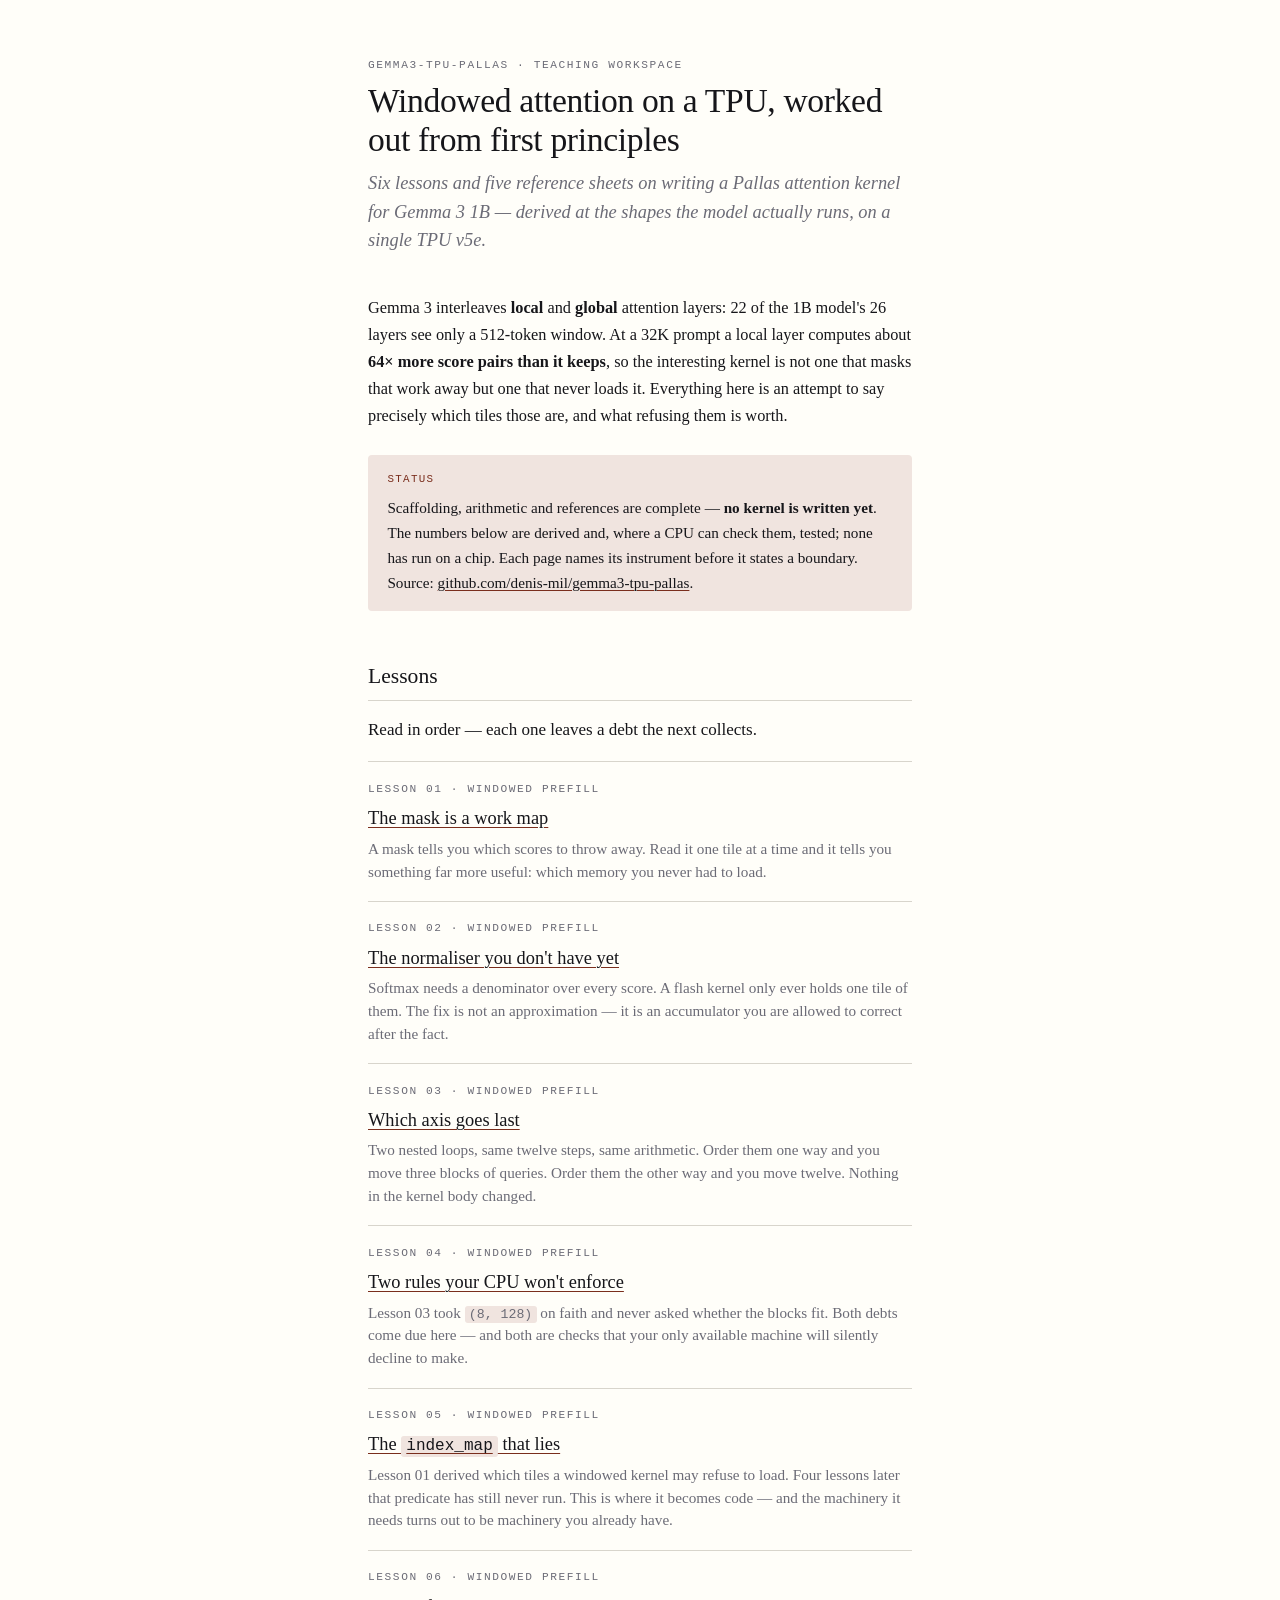
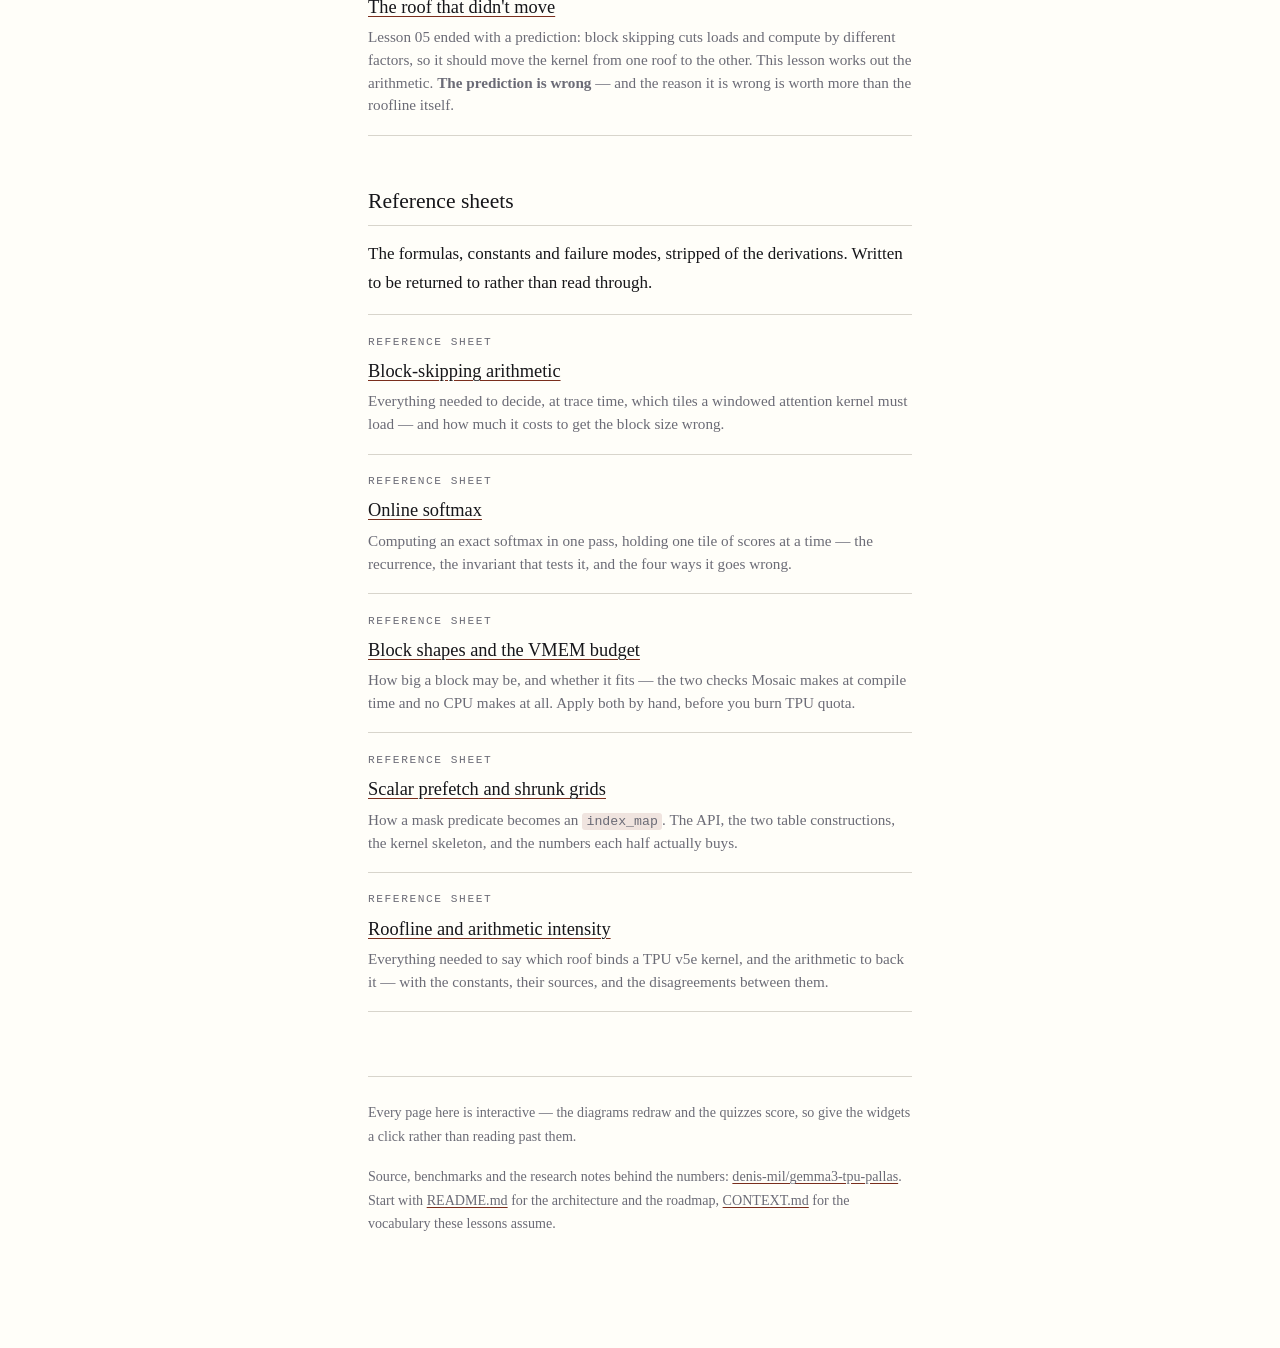
<file: index.html>
<!doctype html>
<html lang="en">
<head>
<meta charset="utf-8">
<meta name="viewport" content="width=device-width, initial-scale=1">
<title>gemma3-tpu-pallas · Lessons and reference sheets</title>
<link rel="stylesheet" href="assets/lesson.css">
<style>
  /* index-only: the contents list. Everything else comes from lesson.css. */

  .toc { list-style: none; padding: 0; margin: 0; counter-reset: none; }

  .toc li {
    padding: 1.1rem 0;
    border-bottom: 1px solid var(--rule);
  }
  .toc li:first-child { border-top: 1px solid var(--rule); }

  .toc a.title {
    font-size: 1.15rem;
    text-decoration-thickness: 1px;
    display: inline-block;
    margin-bottom: 0.25rem;
  }

  .toc .num {
    font-family: var(--mono);
    font-size: 0.7rem;
    letter-spacing: 0.14em;
    text-transform: uppercase;
    color: var(--ink-muted);
    display: block;
    margin-bottom: 0.3rem;
  }

  .toc .blurb {
    margin: 0;
    font-size: 0.95rem;
    line-height: 1.5;
    color: var(--ink-muted);
  }

  .lede { font-size: 1.02rem; }
</style>
</head>
<body>

<article class="lesson">

  <p class="eyebrow">gemma3-tpu-pallas · Teaching workspace</p>
  <h1>Windowed attention on a TPU, worked out from first principles</h1>
  <p class="standfirst">
    Six lessons and five reference sheets on writing a Pallas attention kernel for
    Gemma 3 1B — derived at the shapes the model actually runs, on a single TPU v5e.
  </p>

  <p class="lede">
    Gemma 3 interleaves <b>local</b> and <b>global</b> attention layers: 22 of the 1B model's
    26 layers see only a 512-token window. At a 32K prompt a local layer computes about
    <b>64× more score pairs than it keeps</b>, so the interesting kernel is not one that
    masks that work away but one that never loads it. Everything here is an attempt to
    say precisely which tiles those are, and what refusing them is worth.
  </p>

  <div class="note">
    <span class="note-label">Status</span>
    <p>Scaffolding, arithmetic and references are complete — <b>no kernel is written yet</b>.
    The numbers below are derived and, where a CPU can check them, tested; none has run on a
    chip. Each page names its instrument before it states a boundary.
    Source: <a href="https://github.com/denis-mil/gemma3-tpu-pallas">github.com/denis-mil/gemma3-tpu-pallas</a>.</p>
  </div>

  <h2>Lessons</h2>

  <p>Read in order — each one leaves a debt the next collects.</p>

  <ol class="toc">
    <li>
      <span class="num">Lesson 01 · Windowed prefill</span>
      <a class="title" href="lessons/0001-the-mask-is-a-work-map.html">The mask is a work map</a>
      <p class="blurb">
        A mask tells you which scores to throw away. Read it one tile at a time and it
        tells you something far more useful: which memory you never had to load.
      </p>
    </li>
    <li>
      <span class="num">Lesson 02 · Windowed prefill</span>
      <a class="title" href="lessons/0002-the-normaliser-you-dont-have-yet.html">The normaliser you don't have yet</a>
      <p class="blurb">
        Softmax needs a denominator over every score. A flash kernel only ever holds one
        tile of them. The fix is not an approximation — it is an accumulator you are
        allowed to correct after the fact.
      </p>
    </li>
    <li>
      <span class="num">Lesson 03 · Windowed prefill</span>
      <a class="title" href="lessons/0003-which-axis-goes-last.html">Which axis goes last</a>
      <p class="blurb">
        Two nested loops, same twelve steps, same arithmetic. Order them one way and you
        move three blocks of queries. Order them the other way and you move twelve.
        Nothing in the kernel body changed.
      </p>
    </li>
    <li>
      <span class="num">Lesson 04 · Windowed prefill</span>
      <a class="title" href="lessons/0004-two-rules-your-cpu-wont-enforce.html">Two rules your CPU won't enforce</a>
      <p class="blurb">
        Lesson 03 took <code>(8, 128)</code> on faith and never asked whether the blocks
        fit. Both debts come due here — and both are checks that your only available
        machine will silently decline to make.
      </p>
    </li>
    <li>
      <span class="num">Lesson 05 · Windowed prefill</span>
      <a class="title" href="lessons/0005-the-index-map-that-lies.html">The <code>index_map</code> that lies</a>
      <p class="blurb">
        Lesson 01 derived which tiles a windowed kernel may refuse to load. Four lessons
        later that predicate has still never run. This is where it becomes code — and the
        machinery it needs turns out to be machinery you already have.
      </p>
    </li>
    <li>
      <span class="num">Lesson 06 · Windowed prefill</span>
      <a class="title" href="lessons/0006-the-roof-that-didnt-move.html">The roof that didn't move</a>
      <p class="blurb">
        Lesson 05 ended with a prediction: block skipping cuts loads and compute by
        different factors, so it should move the kernel from one roof to the other. This
        lesson works out the arithmetic. <b>The prediction is wrong</b> — and the reason it
        is wrong is worth more than the roofline itself.
      </p>
    </li>
  </ol>

  <h2>Reference sheets</h2>

  <p>
    The formulas, constants and failure modes, stripped of the derivations. Written to be
    returned to rather than read through.
  </p>

  <ul class="toc">
    <li>
      <span class="num">Reference sheet</span>
      <a class="title" href="reference/block-skipping-arithmetic.html">Block-skipping arithmetic</a>
      <p class="blurb">
        Everything needed to decide, at trace time, which tiles a windowed attention kernel
        must load — and how much it costs to get the block size wrong.
      </p>
    </li>
    <li>
      <span class="num">Reference sheet</span>
      <a class="title" href="reference/online-softmax.html">Online softmax</a>
      <p class="blurb">
        Computing an exact softmax in one pass, holding one tile of scores at a time — the
        recurrence, the invariant that tests it, and the four ways it goes wrong.
      </p>
    </li>
    <li>
      <span class="num">Reference sheet</span>
      <a class="title" href="reference/block-shapes-and-vmem.html">Block shapes and the VMEM budget</a>
      <p class="blurb">
        How big a block may be, and whether it fits — the two checks Mosaic makes at compile
        time and no CPU makes at all. Apply both by hand, before you burn TPU quota.
      </p>
    </li>
    <li>
      <span class="num">Reference sheet</span>
      <a class="title" href="reference/scalar-prefetch-and-shrunk-grids.html">Scalar prefetch and shrunk grids</a>
      <p class="blurb">
        How a mask predicate becomes an <code>index_map</code>. The API, the two table
        constructions, the kernel skeleton, and the numbers each half actually buys.
      </p>
    </li>
    <li>
      <span class="num">Reference sheet</span>
      <a class="title" href="reference/roofline-and-arithmetic-intensity.html">Roofline and arithmetic intensity</a>
      <p class="blurb">
        Everything needed to say which roof binds a TPU v5e kernel, and the arithmetic to
        back it — with the constants, their sources, and the disagreements between them.
      </p>
    </li>
  </ul>

</article>

<footer class="footer">
  <p>
    Every page here is interactive — the diagrams redraw and the quizzes score, so give the
    widgets a click rather than reading past them.
  </p>
  <p>
    Source, benchmarks and the research notes behind the numbers:
    <a href="https://github.com/denis-mil/gemma3-tpu-pallas">denis-mil/gemma3-tpu-pallas</a>.
    Start with <a href="https://github.com/denis-mil/gemma3-tpu-pallas/blob/main/README.md">README.md</a>
    for the architecture and the roadmap,
    <a href="https://github.com/denis-mil/gemma3-tpu-pallas/blob/main/CONTEXT.md">CONTEXT.md</a>
    for the vocabulary these lessons assume.
  </p>
</footer>

</body>
</html>
</file>
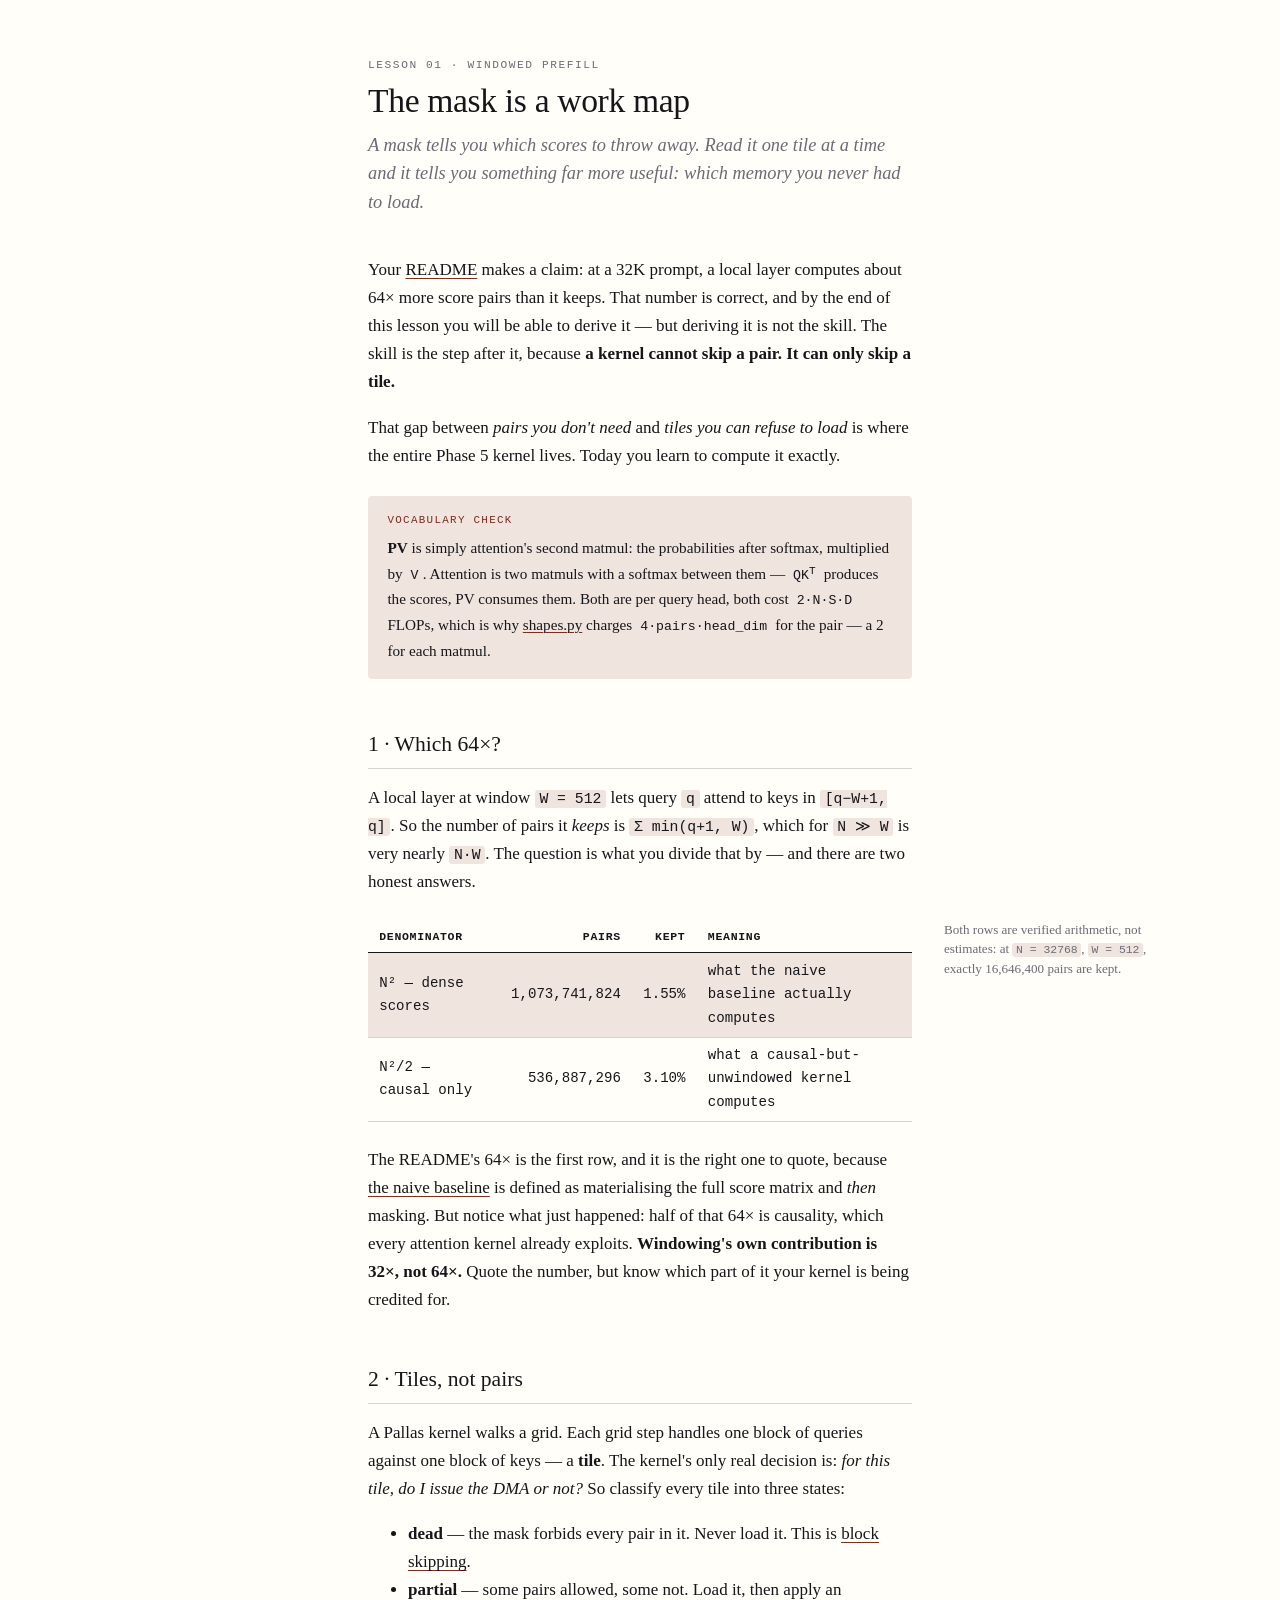
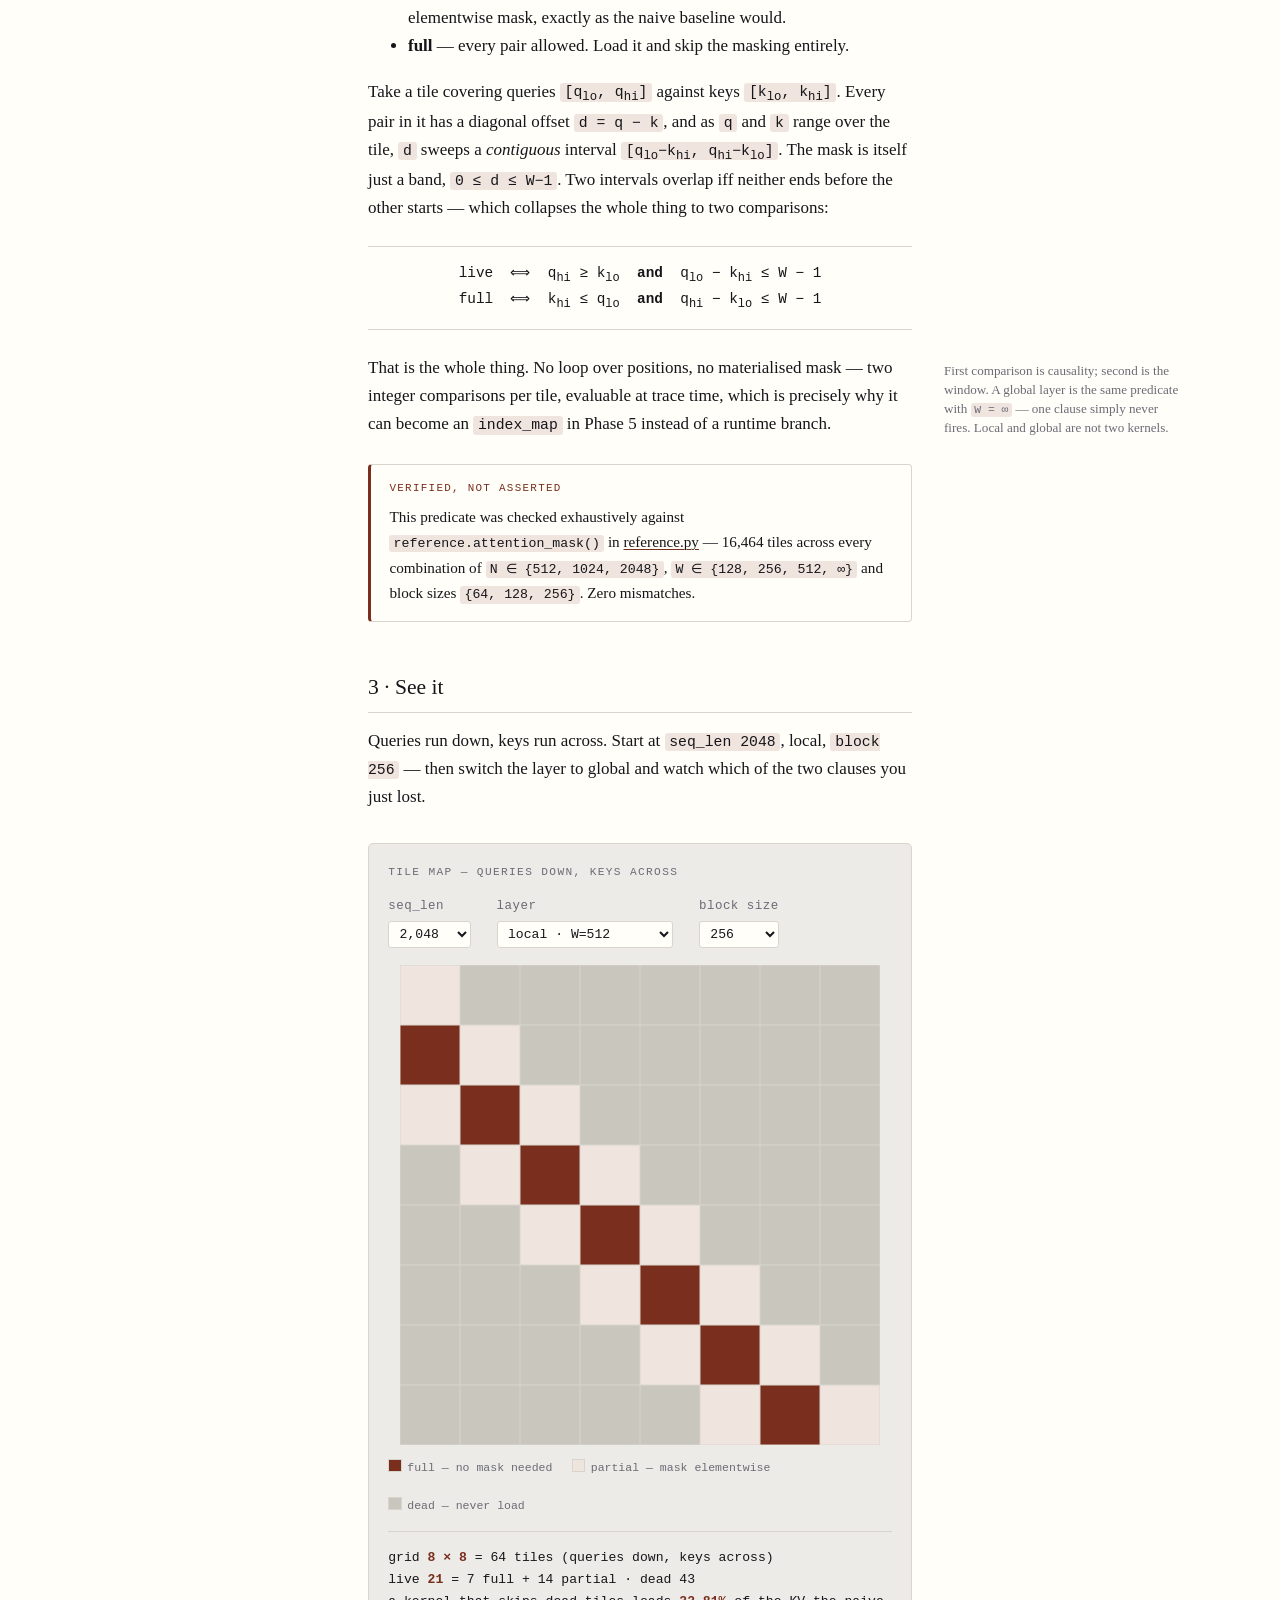
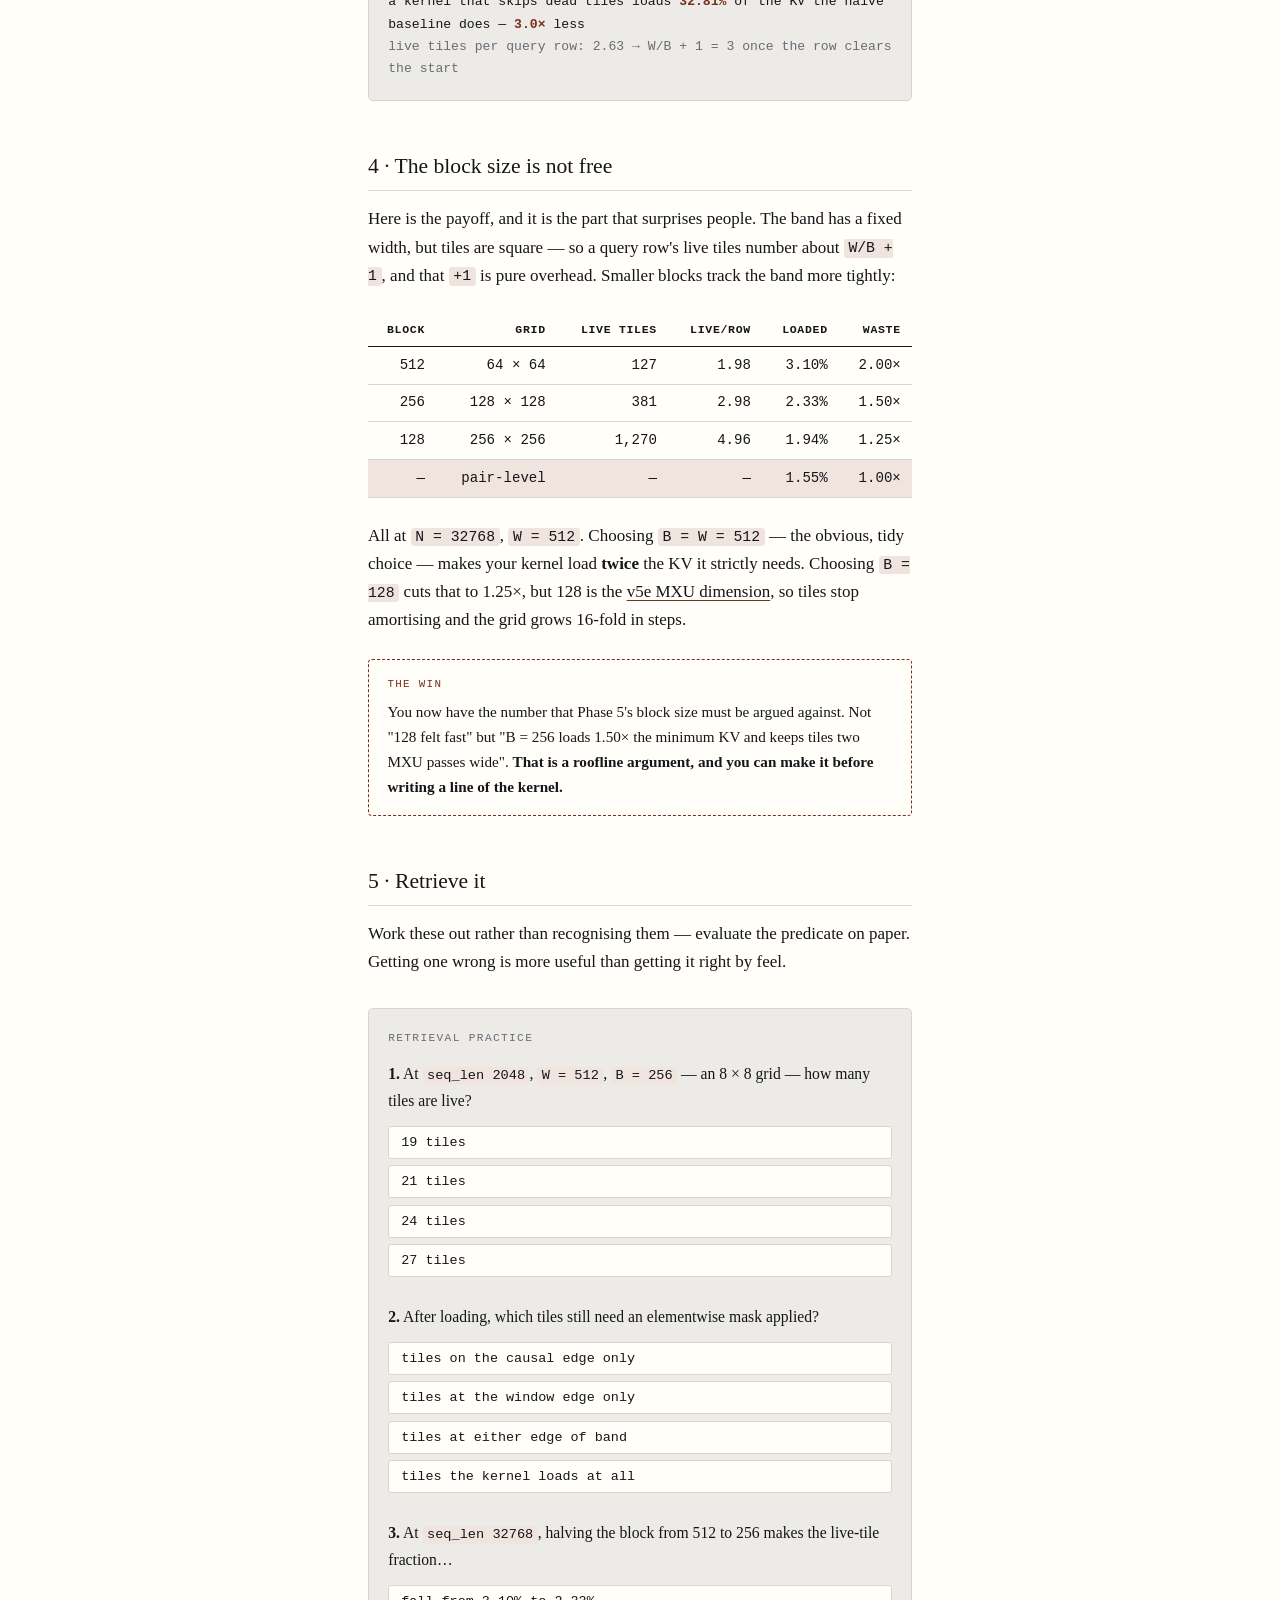
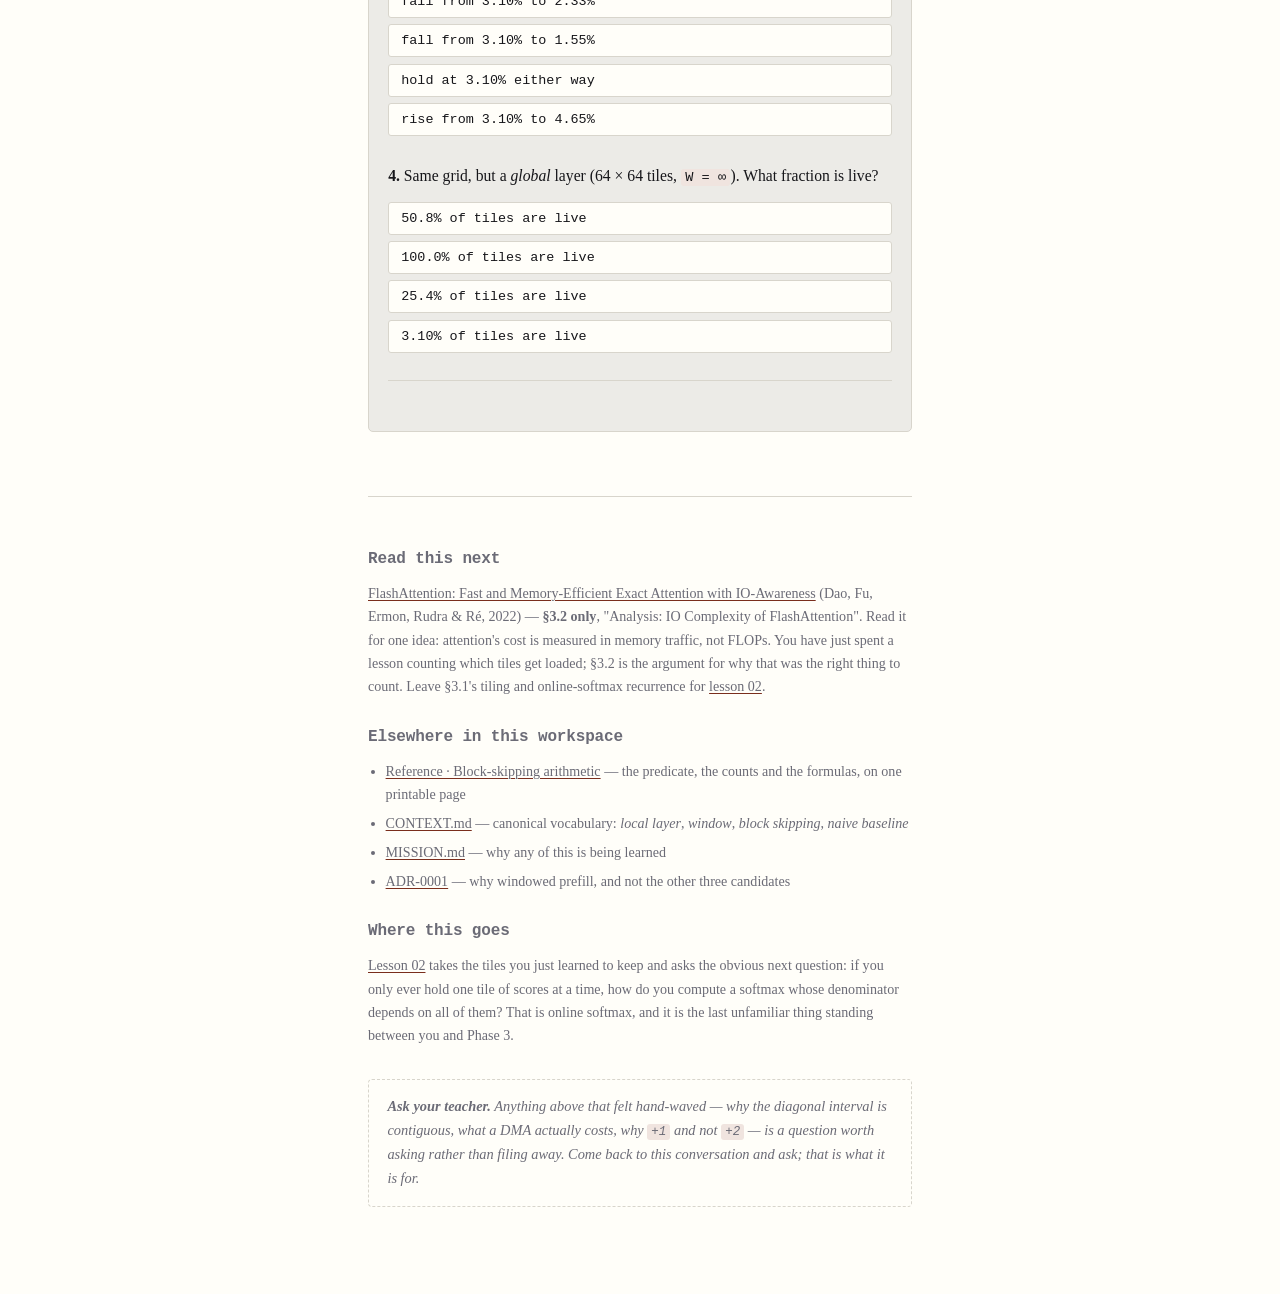
<file: lessons/0001-the-mask-is-a-work-map.html>
<!doctype html>
<html lang="en">
<head>
<meta charset="utf-8">
<meta name="viewport" content="width=device-width, initial-scale=1">
<title>Lesson 01 · The mask is a work map</title>
<link rel="stylesheet" href="../assets/lesson.css">
</head>
<body>

<article class="lesson">

  <p class="eyebrow">Lesson 01 · Windowed prefill</p>
  <h1>The mask is a work map</h1>
  <p class="standfirst">
    A mask tells you which scores to throw away. Read it one tile at a time and it
    tells you something far more useful: which memory you never had to load.
  </p>

  <p>
    Your <a href="https://github.com/denis-mil/gemma3-tpu-pallas/blob/main/README.md">README</a> makes a claim: at a 32K prompt, a local layer
    computes about 64× more score pairs than it keeps. That number is correct, and by the
    end of this lesson you will be able to derive it — but deriving it is not the skill.
    The skill is the step after it, because <b>a kernel cannot skip a pair. It can only
    skip a tile.</b>
  </p>

  <p>
    That gap between <i>pairs you don't need</i> and <i>tiles you can refuse to load</i> is
    where the entire Phase 5 kernel lives. Today you learn to compute it exactly.
  </p>

  <div class="note">
    <span class="note-label">Vocabulary check</span>
    <p><b>PV</b> is simply attention's second matmul: the probabilities after softmax,
    multiplied by <code>V</code>. Attention is two matmuls with a softmax between them —
    <code>QK<sup>T</sup></code> produces the scores, PV consumes them. Both are per query
    head, both cost <code>2·N·S·D</code> FLOPs, which is why
    <a href="https://github.com/denis-mil/gemma3-tpu-pallas/blob/main/src/gemma3_pallas/shapes.py">shapes.py</a> charges
    <code>4·pairs·head_dim</code> for the pair — a 2 for each matmul.</p>
  </div>

  <h2>1 · Which 64×?</h2>

  <p>
    A local layer at window <code>W = 512</code> lets query <code>q</code> attend to keys
    in <code>[q−W+1, q]</code>. So the number of pairs it <i>keeps</i> is
    <code>Σ min(q+1, W)</code>, which for <code>N ≫ W</code> is very nearly
    <code>N·W</code>. The question is what you divide that by — and there are two honest
    answers.
  </p>

  <p class="sidenote">
    Both rows are verified arithmetic, not estimates: at <code>N = 32768</code>,
    <code>W = 512</code>, exactly 16,646,400 pairs are kept.
  </p>

  <div class="scroll-x">
  <table>
    <tr><th>Denominator</th><th class="num">Pairs</th><th class="num">Kept</th><th>Meaning</th></tr>
    <tr class="highlight">
      <td>N² — dense scores</td><td class="num">1,073,741,824</td><td class="num">1.55%</td>
      <td>what the naive baseline actually computes</td>
    </tr>
    <tr>
      <td>N²/2 — causal only</td><td class="num">536,887,296</td><td class="num">3.10%</td>
      <td>what a causal-but-unwindowed kernel computes</td>
    </tr>
  </table>
  </div>

  <p>
    The README's 64× is the first row, and it is the right one to quote, because
    <a href="https://github.com/denis-mil/gemma3-tpu-pallas/blob/main/CONTEXT.md">the naive baseline</a> is defined as materialising the full
    score matrix and <i>then</i> masking. But notice what just happened: half of that 64×
    is causality, which every attention kernel already exploits. <b>Windowing's own
    contribution is 32×, not 64×.</b> Quote the number, but know which part of it your
    kernel is being credited for.
  </p>

  <h2>2 · Tiles, not pairs</h2>

  <p>
    A Pallas kernel walks a grid. Each grid step handles one block of queries against one
    block of keys — a <b>tile</b>. The kernel's only real decision is: <i>for this tile, do
    I issue the DMA or not?</i> So classify every tile into three states:
  </p>

  <ul>
    <li><b>dead</b> — the mask forbids every pair in it. Never load it. This is
      <a href="https://github.com/denis-mil/gemma3-tpu-pallas/blob/main/CONTEXT.md">block skipping</a>.</li>
    <li><b>partial</b> — some pairs allowed, some not. Load it, then apply an elementwise
      mask, exactly as the naive baseline would.</li>
    <li><b>full</b> — every pair allowed. Load it and skip the masking entirely.</li>
  </ul>

  <p>
    Take a tile covering queries <code>[q<sub>lo</sub>, q<sub>hi</sub>]</code> against keys
    <code>[k<sub>lo</sub>, k<sub>hi</sub>]</code>. Every pair in it has a diagonal offset
    <code>d = q − k</code>, and as <code>q</code> and <code>k</code> range over the tile,
    <code>d</code> sweeps a <i>contiguous</i> interval
    <code>[q<sub>lo</sub>−k<sub>hi</sub>, q<sub>hi</sub>−k<sub>lo</sub>]</code>. The mask
    is itself just a band, <code>0 ≤ d ≤ W−1</code>. Two intervals overlap iff neither
    ends before the other starts — which collapses the whole thing to two comparisons:
  </p>

  <p class="eq">
    live &nbsp;⟺&nbsp; q<sub>hi</sub> ≥ k<sub>lo</sub> &nbsp;<b>and</b>&nbsp; q<sub>lo</sub> − k<sub>hi</sub> ≤ W − 1<br>
    full &nbsp;⟺&nbsp; k<sub>hi</sub> ≤ q<sub>lo</sub> &nbsp;<b>and</b>&nbsp; q<sub>hi</sub> − k<sub>lo</sub> ≤ W − 1
  </p>

  <p class="sidenote">
    First comparison is causality; second is the window. A global layer is the same
    predicate with <code>W = ∞</code> — one clause simply never fires. Local and global
    are not two kernels.
  </p>

  <p>
    That is the whole thing. No loop over positions, no materialised mask — two integer
    comparisons per tile, evaluable at trace time, which is precisely why it can become an
    <code>index_map</code> in Phase 5 instead of a runtime branch.
  </p>

  <div class="warn">
    <span class="note-label">Verified, not asserted</span>
    <p>This predicate was checked exhaustively against
    <code>reference.attention_mask()</code> in
    <a href="https://github.com/denis-mil/gemma3-tpu-pallas/blob/main/src/gemma3_pallas/reference.py">reference.py</a> — 16,464 tiles across
    every combination of <code>N ∈ {512, 1024, 2048}</code>,
    <code>W ∈ {128, 256, 512, ∞}</code> and block sizes <code>{64, 128, 256}</code>.
    Zero mismatches.</p>
  </div>

  <h2>3 · See it</h2>

  <p>
    Queries run down, keys run across. Start at <code>seq_len 2048</code>, local,
    <code>block 256</code> — then switch the layer to global and watch which of the two
    clauses you just lost.
  </p>

  <div id="grid"></div>

  <h2>4 · The block size is not free</h2>

  <p>
    Here is the payoff, and it is the part that surprises people. The band has a fixed
    width, but tiles are square — so a query row's live tiles number about
    <code>W/B + 1</code>, and that <code>+1</code> is pure overhead. Smaller blocks track
    the band more tightly:
  </p>

  <div class="scroll-x">
  <table>
    <tr><th class="num">Block</th><th class="num">Grid</th><th class="num">Live tiles</th><th class="num">Live/row</th><th class="num">Loaded</th><th class="num">Waste</th></tr>
    <tr><td class="num">512</td><td class="num">64 × 64</td><td class="num">127</td><td class="num">1.98</td><td class="num">3.10%</td><td class="num">2.00×</td></tr>
    <tr><td class="num">256</td><td class="num">128 × 128</td><td class="num">381</td><td class="num">2.98</td><td class="num">2.33%</td><td class="num">1.50×</td></tr>
    <tr><td class="num">128</td><td class="num">256 × 256</td><td class="num">1,270</td><td class="num">4.96</td><td class="num">1.94%</td><td class="num">1.25×</td></tr>
    <tr class="highlight"><td class="num">—</td><td class="num">pair-level</td><td class="num">—</td><td class="num">—</td><td class="num">1.55%</td><td class="num">1.00×</td></tr>
  </table>
  </div>

  <p>
    All at <code>N = 32768</code>, <code>W = 512</code>. Choosing <code>B = W = 512</code>
    — the obvious, tidy choice — makes your kernel load <b>twice</b> the KV it strictly
    needs. Choosing <code>B = 128</code> cuts that to 1.25×, but 128 is the
    <a href="https://github.com/denis-mil/gemma3-tpu-pallas/blob/main/src/gemma3_pallas/shapes.py">v5e MXU dimension</a>, so tiles stop
    amortising and the grid grows 16-fold in steps.
  </p>

  <div class="win">
    <span class="note-label">The win</span>
    <p>You now have the number that Phase 5's block size must be argued against. Not
    "128 felt fast" but "B = 256 loads 1.50× the minimum KV and keeps tiles two MXU passes
    wide". <b>That is a roofline argument, and you can make it before writing a line of
    the kernel.</b></p>
  </div>

  <h2>5 · Retrieve it</h2>

  <p>
    Work these out rather than recognising them — evaluate the predicate on paper. Getting
    one wrong is more useful than getting it right by feel.
  </p>

  <div id="quiz"></div>

</article>

<footer class="footer">

  <h3>Read this next</h3>
  <p>
    <a href="https://arxiv.org/abs/2205.14135">FlashAttention: Fast and Memory-Efficient
    Exact Attention with IO-Awareness</a> (Dao, Fu, Ermon, Rudra &amp; Ré, 2022) — <b>§3.2
    only</b>, "Analysis: IO Complexity of FlashAttention". Read it for one idea:
    attention's cost is measured in memory traffic, not FLOPs. You have just spent a
    lesson counting which tiles get loaded; §3.2 is the argument for why that was the
    right thing to count. Leave §3.1's tiling and online-softmax recurrence for
    <a href="0002-the-normaliser-you-dont-have-yet.html">lesson 02</a>.
  </p>

  <h3>Elsewhere in this workspace</h3>
  <ul>
    <li><a href="../reference/block-skipping-arithmetic.html">Reference · Block-skipping arithmetic</a> — the predicate, the counts and the formulas, on one printable page</li>
    <li><a href="https://github.com/denis-mil/gemma3-tpu-pallas/blob/main/CONTEXT.md">CONTEXT.md</a> — canonical vocabulary: <i>local layer</i>, <i>window</i>, <i>block skipping</i>, <i>naive baseline</i></li>
    <li><a href="https://github.com/denis-mil/gemma3-tpu-pallas/blob/main/MISSION.md">MISSION.md</a> — why any of this is being learned</li>
    <li><a href="https://github.com/denis-mil/gemma3-tpu-pallas/blob/main/docs/adr/0001-windowed-prefill-as-the-optimisation-target.md">ADR-0001</a> — why windowed prefill, and not the other three candidates</li>
  </ul>

  <h3>Where this goes</h3>
  <p>
    <a href="0002-the-normaliser-you-dont-have-yet.html">Lesson 02</a> takes the tiles you
    just learned to keep and asks the obvious next question:
    if you only ever hold one tile of scores at a time, how do you compute a softmax whose
    denominator depends on all of them? That is online softmax, and it is the last
    unfamiliar thing standing between you and Phase 3.
  </p>

  <div class="ask">
    <b>Ask your teacher.</b> Anything above that felt hand-waved — why the diagonal
    interval is contiguous, what a DMA actually costs, why <code>+1</code> and not
    <code>+2</code> — is a question worth asking rather than filing away. Come back to
    this conversation and ask; that is what it is for.
  </div>

</footer>

<script src="../assets/mask-grid.js"></script>
<script src="../assets/quiz.js"></script>
<script>
MaskGrid.mount('#grid', {
  title: 'Tile map — queries down, keys across',
  seqLen: 2048, window: 512, block: 256,
  controls: ['seqLen', 'window', 'block']
});

Quiz.mount('#quiz', {
  title: 'Retrieval practice',
  questions: [
    {
      stem: 'At <code>seq_len 2048</code>, <code>W = 512</code>, <code>B = 256</code> — an 8 × 8 grid — how many tiles are live?',
      options: ['19 tiles', '21 tiles', '24 tiles', '27 tiles'],
      answer: 1,
      why: 'Rows 2–7 have three live tiles each (18); row 0 has one and row 1 has two, clipped by the start of the sequence. 18 + 3 = 21. The clipping is why live/row reads 2.63 rather than a clean W/B + 1 = 3.'
    },
    {
      stem: 'After loading, which tiles still need an elementwise mask applied?',
      options: ['tiles on the causal edge only',
                'tiles at the window edge only',
                'tiles at either edge of band',
                'tiles the kernel loads at all'],
      answer: 2,
      why: 'A partial tile is one straddling <i>either</i> boundary — the causal diagonal at the top-right of the band, or the window cut-off at the bottom-left. Tiles strictly between them are full, and masking them is wasted work. That is the second half of the predicate earning its keep.'
    },
    {
      stem: 'At <code>seq_len 32768</code>, halving the block from 512 to 256 makes the live-tile fraction…',
      options: ['fall from 3.10% to 2.33%',
                'fall from 3.10% to 1.55%',
                'hold at 3.10% either way',
                'rise from 3.10% to 4.65%'],
      answer: 0,
      why: 'Live tiles per row goes from ~2 to ~3, but the row is now twice as long, so the fraction falls as (W/B + 1)/(N/B) — approaching but never reaching the 1.55% pair-level bound. Smaller blocks track the band more tightly; they never beat it.'
    },
    {
      stem: 'Same grid, but a <i>global</i> layer (64 × 64 tiles, <code>W = ∞</code>). What fraction is live?',
      options: ['50.8% of tiles are live',
                '100.0% of tiles are live',
                '25.4% of tiles are live',
                '3.10% of tiles are live'],
      answer: 0,
      why: 'With W = ∞ the window clause never fires, but causality still does: row i has i + 1 live tiles, so 64·65/2 = 2080 of 4096 = 50.8%. Global layers are not unskippable — they are 2× skippable. Gemma 3 1B has four of them, at layers 5, 11, 17 and 23.'
    }
  ]
});
</script>

</body>
</html>
</file>
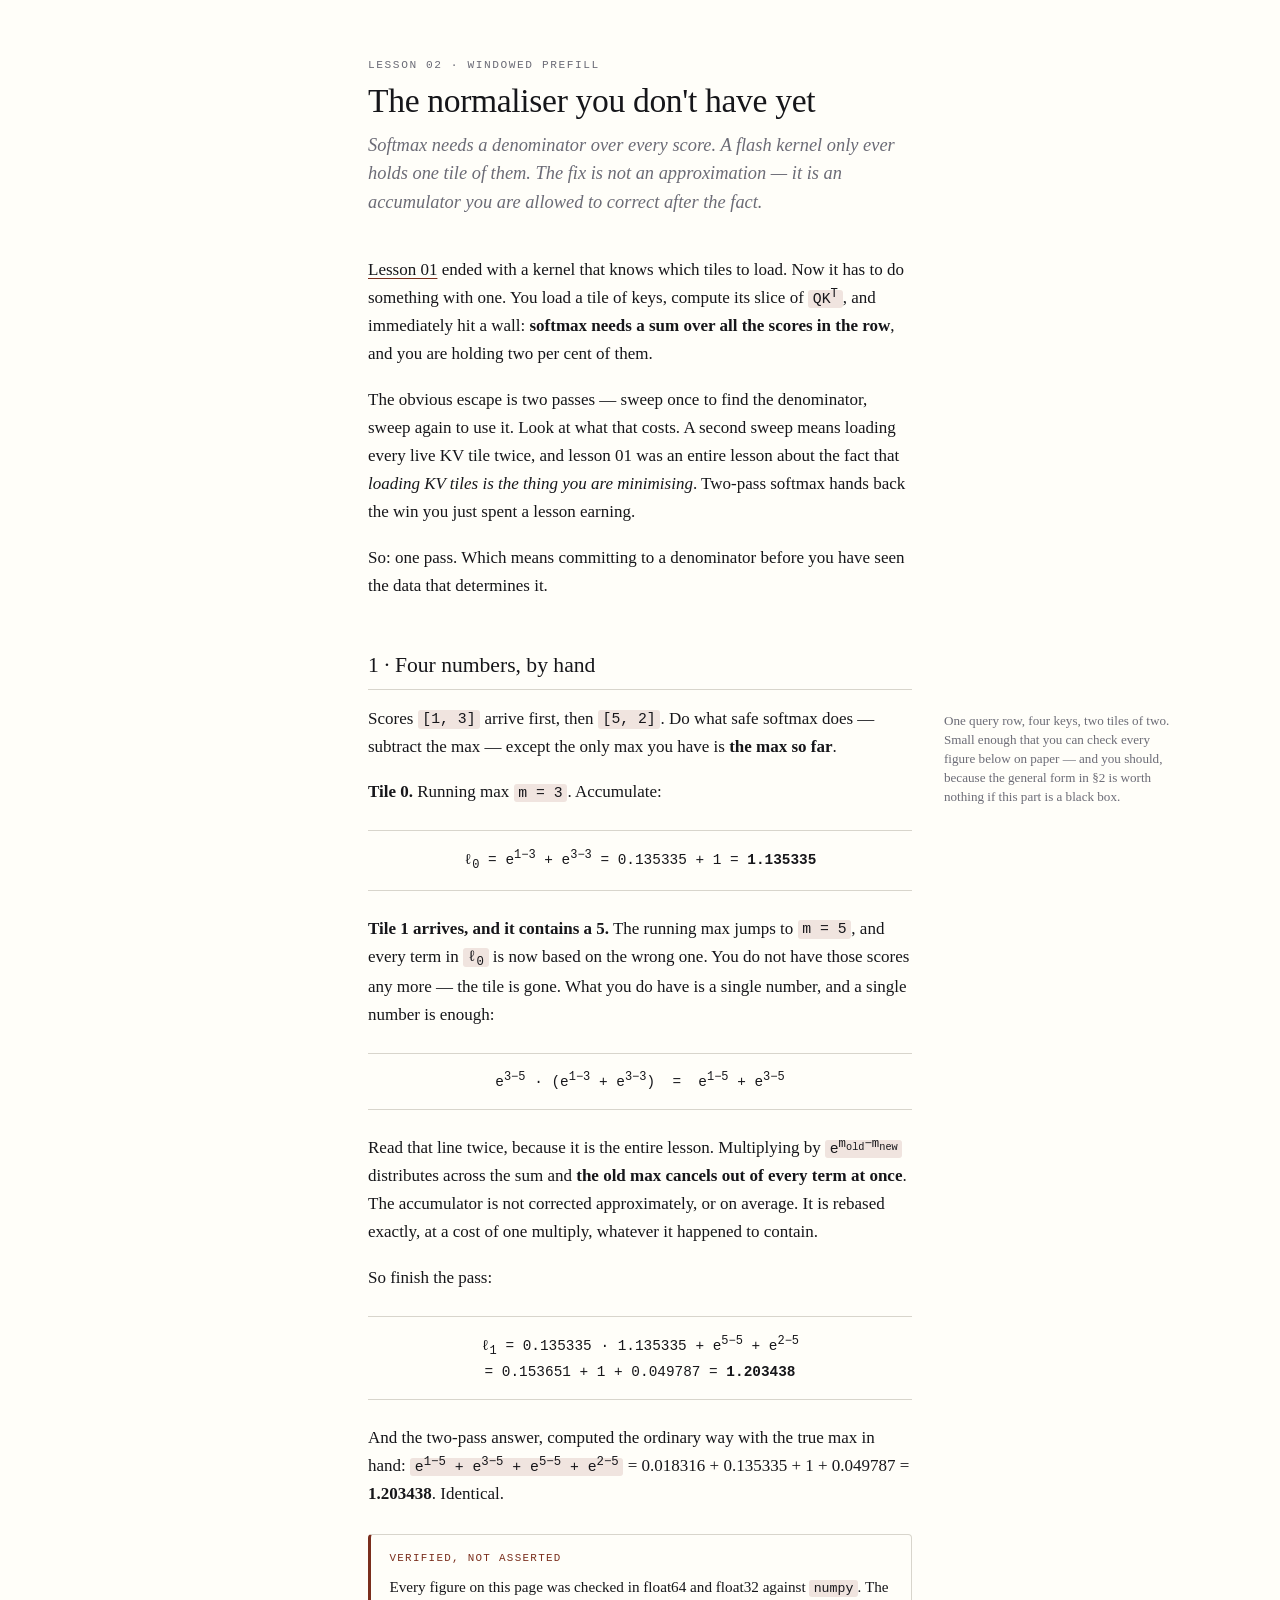
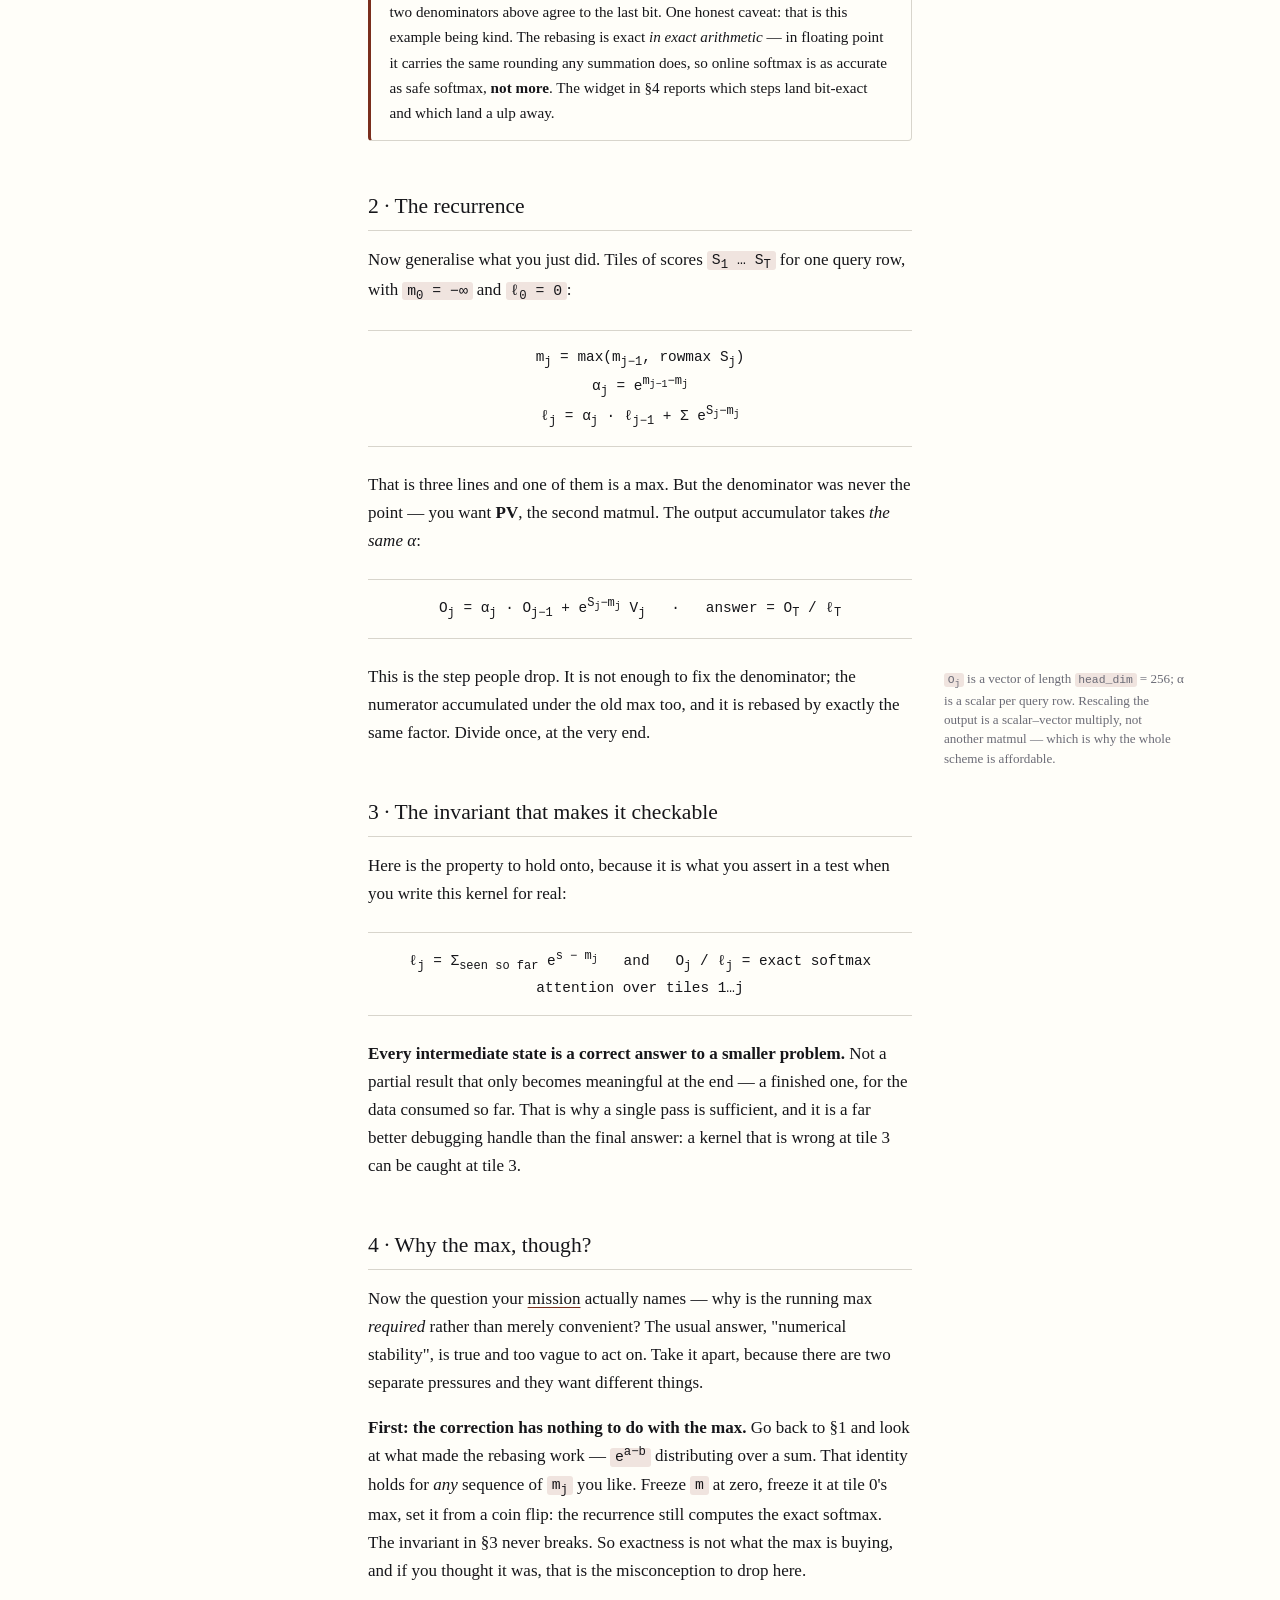
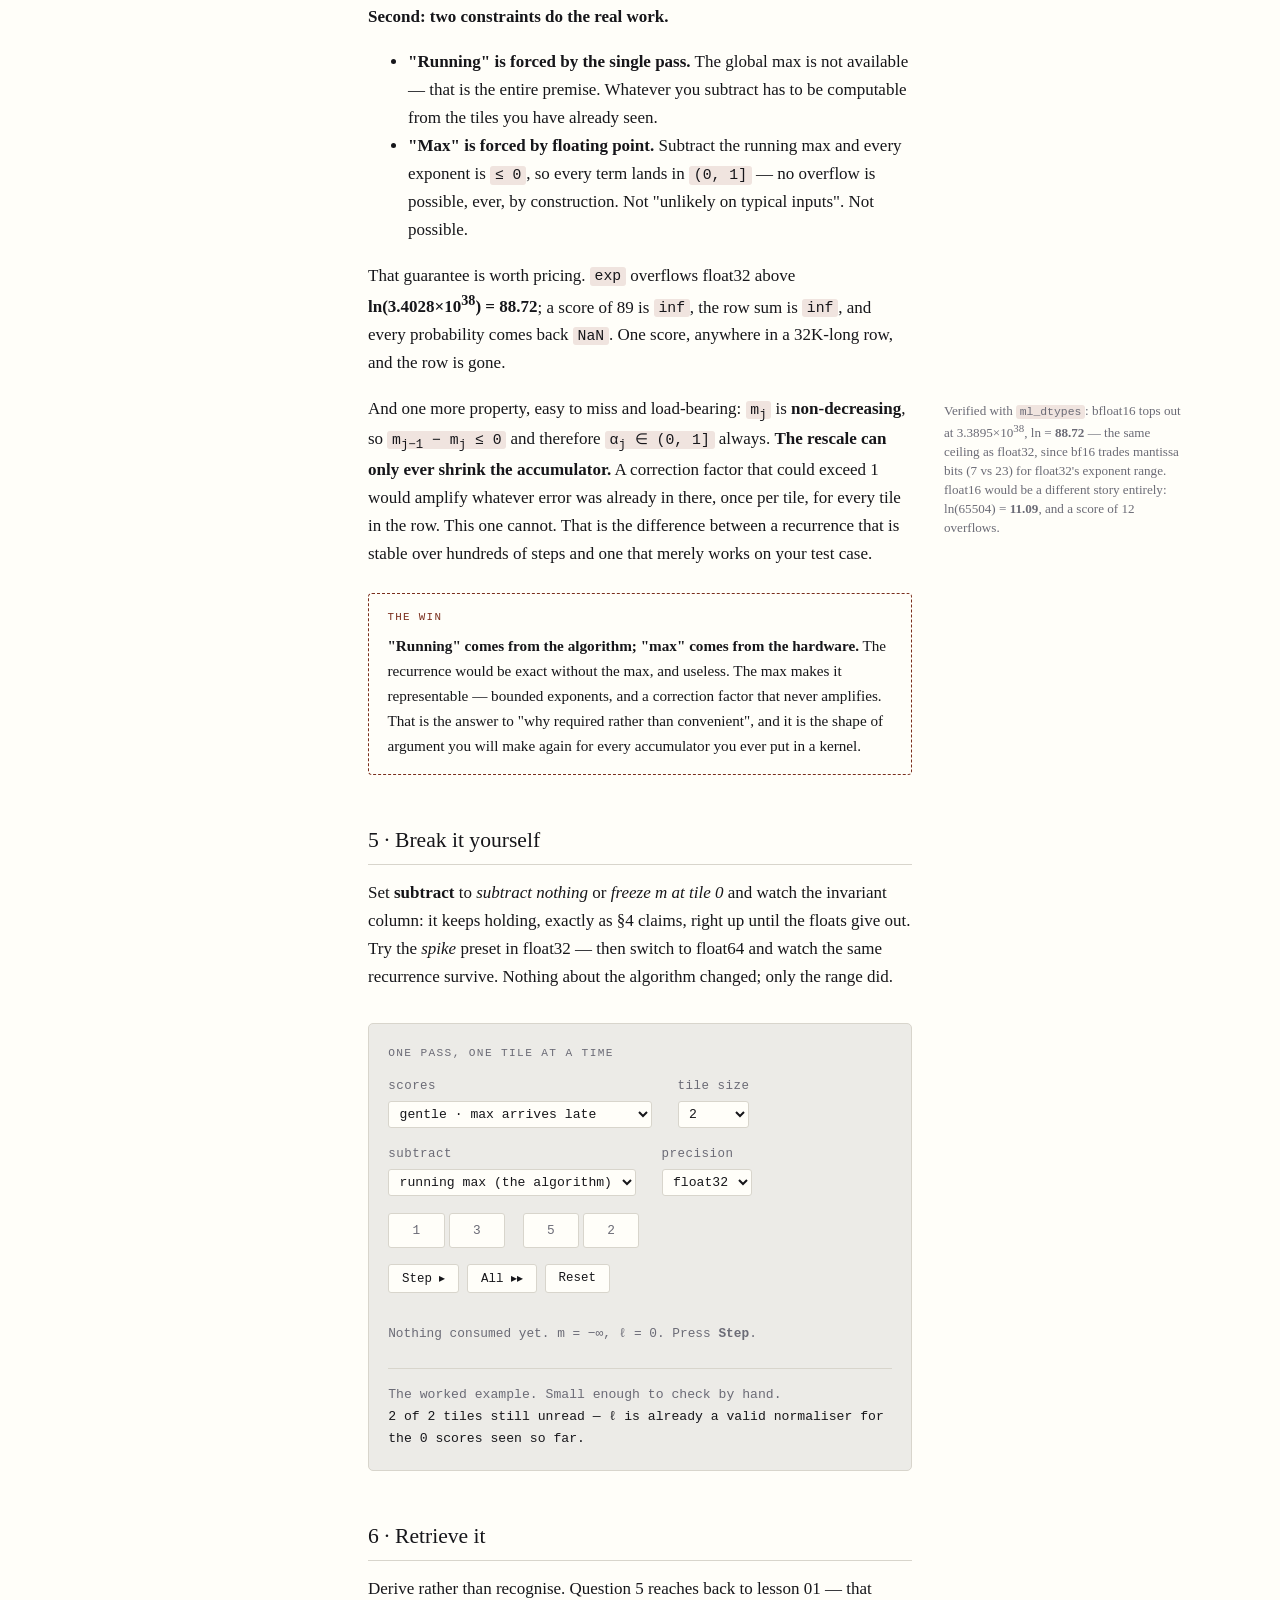
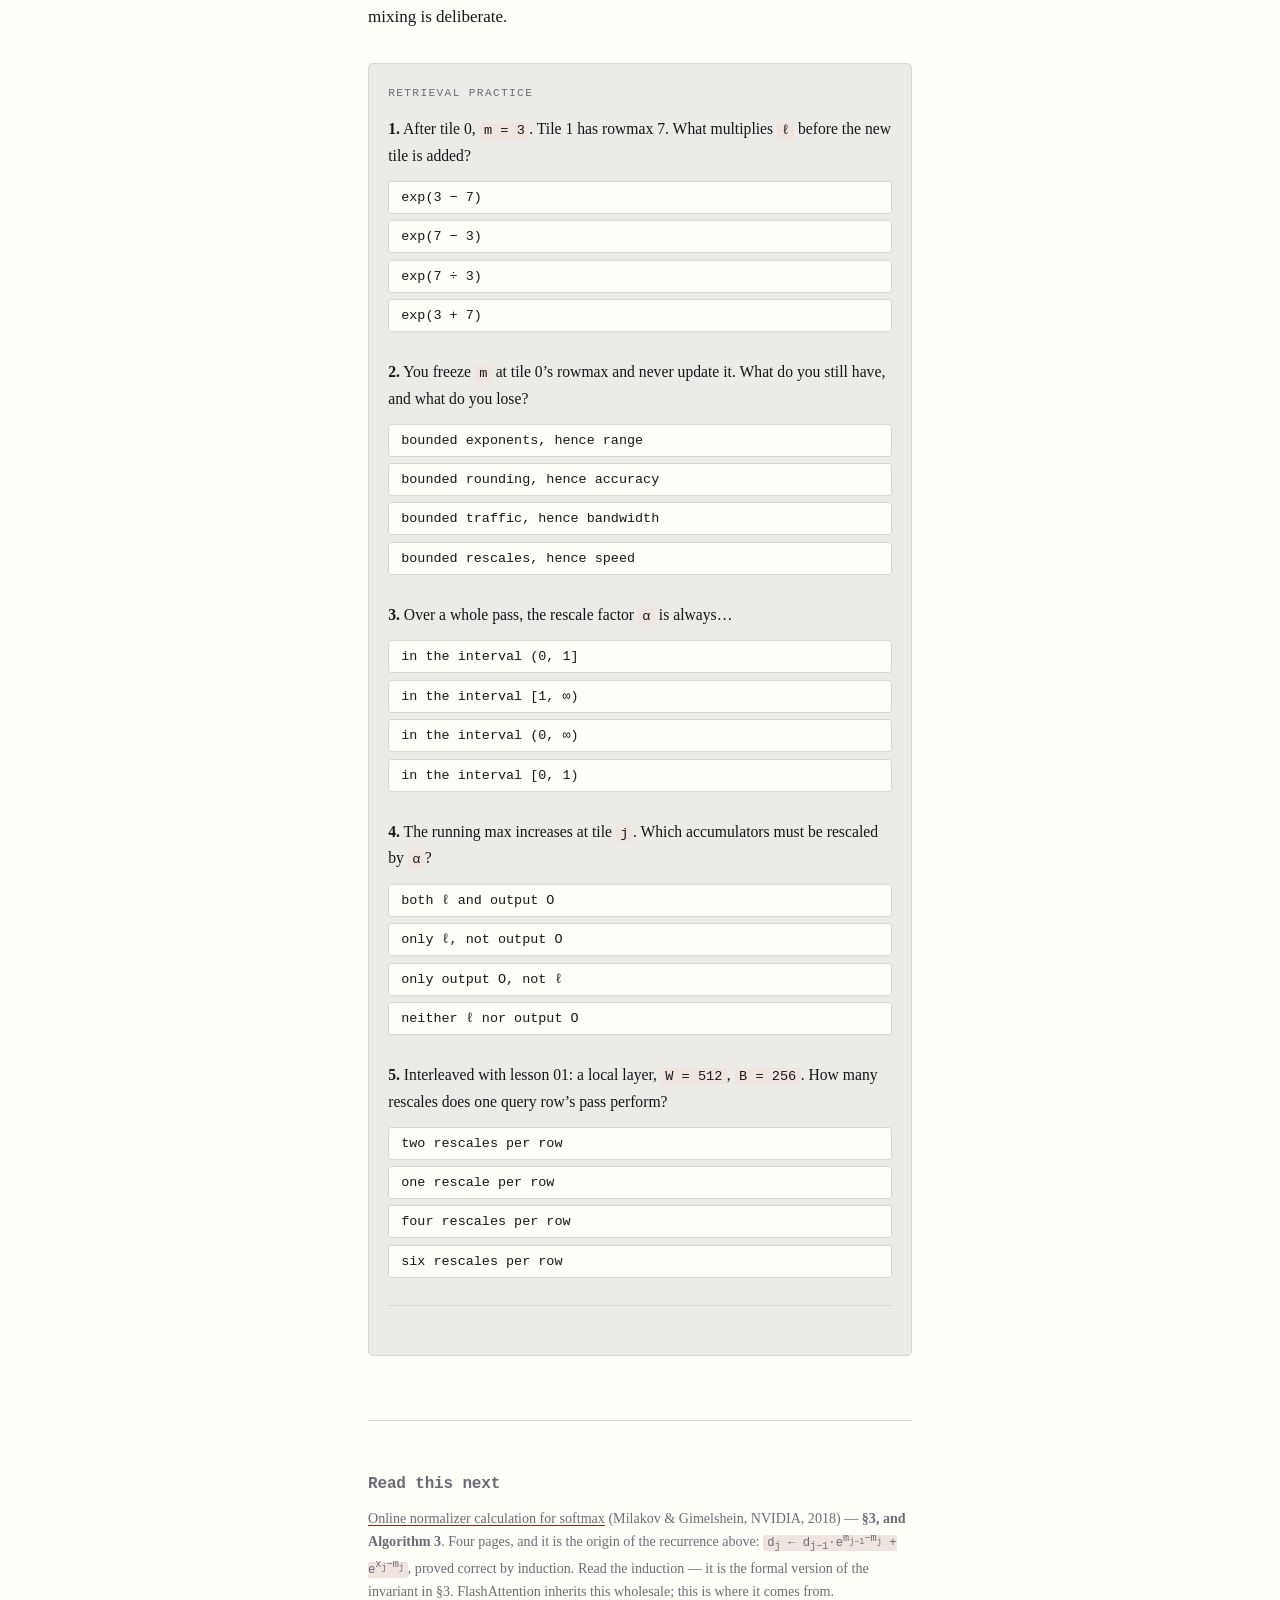
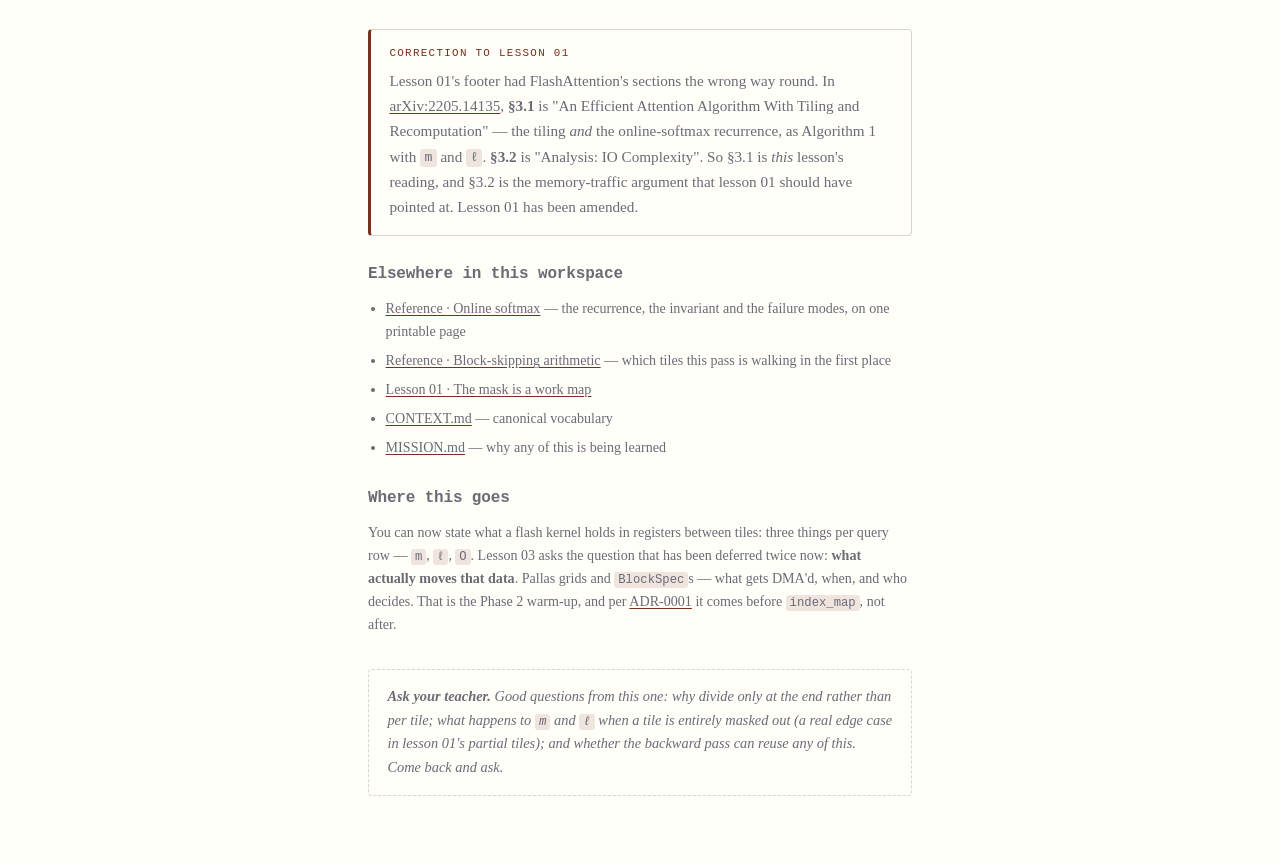
<file: lessons/0002-the-normaliser-you-dont-have-yet.html>
<!doctype html>
<html lang="en">
<head>
<meta charset="utf-8">
<meta name="viewport" content="width=device-width, initial-scale=1">
<title>Lesson 02 · The normaliser you don't have yet</title>
<link rel="stylesheet" href="../assets/lesson.css">
</head>
<body>

<article class="lesson">

  <p class="eyebrow">Lesson 02 · Windowed prefill</p>
  <h1>The normaliser you don't have yet</h1>
  <p class="standfirst">
    Softmax needs a denominator over every score. A flash kernel only ever holds one
    tile of them. The fix is not an approximation — it is an accumulator you are
    allowed to correct after the fact.
  </p>

  <p>
    <a href="0001-the-mask-is-a-work-map.html">Lesson 01</a> ended with a kernel that knows
    which tiles to load. Now it has to do something with one. You load a tile of keys,
    compute its slice of <code>QK<sup>T</sup></code>, and immediately hit a wall:
    <b>softmax needs a sum over all the scores in the row</b>, and you are holding two per
    cent of them.
  </p>

  <p>
    The obvious escape is two passes — sweep once to find the denominator, sweep again to
    use it. Look at what that costs. A second sweep means loading every live KV tile
    twice, and lesson 01 was an entire lesson about the fact that <i>loading KV tiles is
    the thing you are minimising</i>. Two-pass softmax hands back the win you just spent a
    lesson earning.
  </p>

  <p>
    So: one pass. Which means committing to a denominator before you have seen the data
    that determines it.
  </p>

  <h2>1 · Four numbers, by hand</h2>

  <p class="sidenote">
    One query row, four keys, two tiles of two. Small enough that you can check every
    figure below on paper — and you should, because the general form in §2 is worth
    nothing if this part is a black box.
  </p>

  <p>
    Scores <code>[1, 3]</code> arrive first, then <code>[5, 2]</code>. Do what safe softmax
    does — subtract the max — except the only max you have is <b>the max so far</b>.
  </p>

  <p>
    <b>Tile 0.</b> Running max <code>m = 3</code>. Accumulate:
  </p>

  <p class="eq">
    ℓ<sub>0</sub> = e<sup>1−3</sup> + e<sup>3−3</sup> = 0.135335 + 1 = <b>1.135335</b>
  </p>

  <p>
    <b>Tile 1 arrives, and it contains a 5.</b> The running max jumps to
    <code>m = 5</code>, and every term in <code>ℓ<sub>0</sub></code> is now based on the
    wrong one. You do not have those scores any more — the tile is gone. What you do have
    is a single number, and a single number is enough:
  </p>

  <p class="eq">
    e<sup>3−5</sup> · (e<sup>1−3</sup> + e<sup>3−3</sup>) &nbsp;=&nbsp;
    e<sup>1−5</sup> + e<sup>3−5</sup>
  </p>

  <p>
    Read that line twice, because it is the entire lesson. Multiplying by
    <code>e<sup>m<sub>old</sub>−m<sub>new</sub></sup></code> distributes across the sum and
    <b>the old max cancels out of every term at once</b>. The accumulator is not corrected
    approximately, or on average. It is rebased exactly, at a cost of one multiply,
    whatever it happened to contain.
  </p>

  <p>So finish the pass:</p>

  <p class="eq">
    ℓ<sub>1</sub> = 0.135335 · 1.135335 + e<sup>5−5</sup> + e<sup>2−5</sup><br>
    = 0.153651 + 1 + 0.049787 = <b>1.203438</b>
  </p>

  <p>
    And the two-pass answer, computed the ordinary way with the true max in hand:
    <code>e<sup>1−5</sup> + e<sup>3−5</sup> + e<sup>5−5</sup> + e<sup>2−5</sup></code>
    = 0.018316 + 0.135335 + 1 + 0.049787 = <b>1.203438</b>. Identical.
  </p>

  <div class="warn">
    <span class="note-label">Verified, not asserted</span>
    <p>Every figure on this page was checked in float64 and float32 against
    <code>numpy</code>. The two denominators above agree to the last bit. One honest
    caveat: that is this example being kind. The rebasing is exact <i>in exact
    arithmetic</i> — in floating point it carries the same rounding any summation does, so
    online softmax is as accurate as safe softmax, <b>not more</b>. The widget in §4
    reports which steps land bit-exact and which land a ulp away.</p>
  </div>

  <h2>2 · The recurrence</h2>

  <p>
    Now generalise what you just did. Tiles of scores <code>S<sub>1</sub> … S<sub>T</sub></code>
    for one query row, with <code>m<sub>0</sub> = −∞</code> and
    <code>ℓ<sub>0</sub> = 0</code>:
  </p>

  <p class="eq">
    m<sub>j</sub> = max(m<sub>j−1</sub>, rowmax S<sub>j</sub>)<br>
    α<sub>j</sub> = e<sup>m<sub>j−1</sub>−m<sub>j</sub></sup><br>
    ℓ<sub>j</sub> = α<sub>j</sub> · ℓ<sub>j−1</sub> + Σ e<sup>S<sub>j</sub>−m<sub>j</sub></sup>
  </p>

  <p>
    That is three lines and one of them is a max. But the denominator was never the point —
    you want <b>PV</b>, the second matmul. The output accumulator takes <i>the same
    α</i>:
  </p>

  <p class="eq">
    O<sub>j</sub> = α<sub>j</sub> · O<sub>j−1</sub> + e<sup>S<sub>j</sub>−m<sub>j</sub></sup> V<sub>j</sub>
    &nbsp;&nbsp;·&nbsp;&nbsp; answer = O<sub>T</sub> / ℓ<sub>T</sub>
  </p>

  <p class="sidenote">
    <code>O<sub>j</sub></code> is a vector of length <code>head_dim</code> = 256; α is a
    scalar per query row. Rescaling the output is a scalar–vector multiply, not another
    matmul — which is why the whole scheme is affordable.
  </p>

  <p>
    This is the step people drop. It is not enough to fix the denominator; the numerator
    accumulated under the old max too, and it is rebased by exactly the same factor. Divide
    once, at the very end.
  </p>

  <h2>3 · The invariant that makes it checkable</h2>

  <p>
    Here is the property to hold onto, because it is what you assert in a test when you
    write this kernel for real:
  </p>

  <p class="eq">
    ℓ<sub>j</sub> = Σ<sub>seen so far</sub> e<sup>s − m<sub>j</sub></sup>
    &nbsp;&nbsp;and&nbsp;&nbsp;
    O<sub>j</sub> / ℓ<sub>j</sub> = exact softmax attention over tiles 1…j
  </p>

  <p>
    <b>Every intermediate state is a correct answer to a smaller problem.</b> Not a
    partial result that only becomes meaningful at the end — a finished one, for the data
    consumed so far. That is why a single pass is sufficient, and it is a far better
    debugging handle than the final answer: a kernel that is wrong at tile 3 can be caught
    at tile 3.
  </p>

  <h2>4 · Why the max, though?</h2>

  <p>
    Now the question your <a href="https://github.com/denis-mil/gemma3-tpu-pallas/blob/main/MISSION.md">mission</a> actually names — why is the
    running max <i>required</i> rather than merely convenient? The usual answer,
    "numerical stability", is true and too vague to act on. Take it apart, because there
    are two separate pressures and they want different things.
  </p>

  <p>
    <b>First: the correction has nothing to do with the max.</b> Go back to §1 and look at
    what made the rebasing work — <code>e<sup>a−b</sup></code> distributing over a sum. That
    identity holds for <i>any</i> sequence of <code>m<sub>j</sub></code> you like. Freeze
    <code>m</code> at zero, freeze it at tile 0's max, set it from a coin flip: the
    recurrence still computes the exact softmax. The invariant in §3 never breaks. So
    exactness is not what the max is buying, and if you thought it was, that is the
    misconception to drop here.
  </p>

  <p>
    <b>Second: two constraints do the real work.</b>
  </p>

  <ul>
    <li><b>"Running" is forced by the single pass.</b> The global max is not available —
      that is the entire premise. Whatever you subtract has to be computable from the
      tiles you have already seen.</li>
    <li><b>"Max" is forced by floating point.</b> Subtract the running max and every
      exponent is <code>≤ 0</code>, so every term lands in <code>(0, 1]</code> — no
      overflow is possible, ever, by construction. Not "unlikely on typical inputs". Not
      possible.</li>
  </ul>

  <p>
    That guarantee is worth pricing. <code>exp</code> overflows float32 above
    <b>ln(3.4028×10<sup>38</sup>) = 88.72</b>; a score of 89 is <code>inf</code>, the row
    sum is <code>inf</code>, and every probability comes back <code>NaN</code>. One score,
    anywhere in a 32K-long row, and the row is gone.
  </p>

  <p class="sidenote">
    Verified with <code>ml_dtypes</code>: bfloat16 tops out at 3.3895×10<sup>38</sup>,
    ln = <b>88.72</b> — the same ceiling as float32, since bf16 trades mantissa bits (7 vs
    23) for float32's exponent range. float16 would be a different story entirely:
    ln(65504) = <b>11.09</b>, and a score of 12 overflows.
  </p>

  <p>
    And one more property, easy to miss and load-bearing: <code>m<sub>j</sub></code> is
    <b>non-decreasing</b>, so <code>m<sub>j−1</sub> − m<sub>j</sub> ≤ 0</code> and therefore
    <code>α<sub>j</sub> ∈ (0, 1]</code> always. <b>The rescale can only ever shrink the
    accumulator.</b> A correction factor that could exceed 1 would amplify whatever error
    was already in there, once per tile, for every tile in the row. This one cannot. That is
    the difference between a recurrence that is stable over hundreds of steps and one that
    merely works on your test case.
  </p>

  <div class="win">
    <span class="note-label">The win</span>
    <p><b>"Running" comes from the algorithm; "max" comes from the hardware.</b> The
    recurrence would be exact without the max, and useless. The max makes it
    representable — bounded exponents, and a correction factor that never amplifies.
    That is the answer to "why required rather than convenient", and it is the shape of
    argument you will make again for every accumulator you ever put in a kernel.</p>
  </div>

  <h2>5 · Break it yourself</h2>

  <p>
    Set <b>subtract</b> to <i>subtract nothing</i> or <i>freeze m at tile 0</i> and watch
    the invariant column: it keeps holding, exactly as §4 claims, right up until the floats
    give out. Try the <i>spike</i> preset in float32 — then switch to float64 and watch the
    same recurrence survive. Nothing about the algorithm changed; only the range did.
  </p>

  <div id="sim"></div>

  <h2>6 · Retrieve it</h2>

  <p>
    Derive rather than recognise. Question 5 reaches back to lesson 01 — that mixing is
    deliberate.
  </p>

  <div id="quiz"></div>

</article>

<footer class="footer">

  <h3>Read this next</h3>
  <p>
    <a href="https://arxiv.org/abs/1805.02867">Online normalizer calculation for
    softmax</a> (Milakov &amp; Gimelshein, NVIDIA, 2018) — <b>§3, and Algorithm 3</b>.
    Four pages, and it is the origin of the recurrence above:
    <code>d<sub>j</sub> ← d<sub>j−1</sub>·e<sup>m<sub>j−1</sub>−m<sub>j</sub></sup> +
    e<sup>x<sub>j</sub>−m<sub>j</sub></sup></code>, proved correct by induction. Read the
    induction — it is the formal version of the invariant in §3. FlashAttention inherits
    this wholesale; this is where it comes from.
  </p>

  <div class="warn">
    <span class="note-label">Correction to lesson 01</span>
    <p>Lesson 01's footer had FlashAttention's sections the wrong way round. In
    <a href="https://arxiv.org/abs/2205.14135">arXiv:2205.14135</a>, <b>§3.1</b> is
    "An Efficient Attention Algorithm With Tiling and Recomputation" — the tiling
    <i>and</i> the online-softmax recurrence, as Algorithm 1 with <code>m</code> and
    <code>ℓ</code>. <b>§3.2</b> is "Analysis: IO Complexity". So §3.1 is <i>this</i>
    lesson's reading, and §3.2 is the memory-traffic argument that lesson 01 should have
    pointed at. Lesson 01 has been amended.</p>
  </div>

  <h3>Elsewhere in this workspace</h3>
  <ul>
    <li><a href="../reference/online-softmax.html">Reference · Online softmax</a> — the recurrence, the invariant and the failure modes, on one printable page</li>
    <li><a href="../reference/block-skipping-arithmetic.html">Reference · Block-skipping arithmetic</a> — which tiles this pass is walking in the first place</li>
    <li><a href="0001-the-mask-is-a-work-map.html">Lesson 01 · The mask is a work map</a></li>
    <li><a href="https://github.com/denis-mil/gemma3-tpu-pallas/blob/main/CONTEXT.md">CONTEXT.md</a> — canonical vocabulary</li>
    <li><a href="https://github.com/denis-mil/gemma3-tpu-pallas/blob/main/MISSION.md">MISSION.md</a> — why any of this is being learned</li>
  </ul>

  <h3>Where this goes</h3>
  <p>
    You can now state what a flash kernel holds in registers between tiles: three things
    per query row — <code>m</code>, <code>ℓ</code>, <code>O</code>. Lesson 03 asks the
    question that has been deferred twice now: <b>what actually moves that data</b>. Pallas
    grids and <code>BlockSpec</code>s — what gets DMA'd, when, and who decides. That is
    the Phase 2 warm-up, and per
    <a href="https://github.com/denis-mil/gemma3-tpu-pallas/blob/main/docs/adr/0001-windowed-prefill-as-the-optimisation-target.md">ADR-0001</a>
    it comes before <code>index_map</code>, not after.
  </p>

  <div class="ask">
    <b>Ask your teacher.</b> Good questions from this one: why divide only at the end
    rather than per tile; what happens to <code>m</code> and <code>ℓ</code> when a tile is
    entirely masked out (a real edge case in lesson 01's <i>partial</i> tiles); and whether
    the backward pass can reuse any of this. Come back and ask.
  </div>

</footer>

<script src="../assets/softmax-stream.js"></script>
<script src="../assets/quiz.js"></script>
<script>
SoftmaxStream.mount('#sim', {
  title: 'One pass, one tile at a time',
  preset: 'gentle', tile: 2, mode: 'running-max', precision: 'float32',
  controls: ['preset', 'tile', 'mode', 'precision']
});

Quiz.mount('#quiz', {
  title: 'Retrieval practice',
  questions: [
    {
      stem: 'After tile 0, <code>m = 3</code>. Tile 1 has rowmax 7. What multiplies <code>ℓ</code> before the new tile is added?',
      options: ['exp(3 − 7)', 'exp(7 − 3)', 'exp(7 ÷ 3)', 'exp(3 + 7)'],
      answer: 0,
      why: 'α = e<sup>m<sub>old</sub>−m<sub>new</sub></sup> = e<sup>3−7</sup> ≈ 0.0183. The old max leaves every term and the new one replaces it. Note the sign: old minus new, so the exponent is negative and α &lt; 1. Getting this backwards gives α ≈ 54.6, which inflates the accumulator instead of rebasing it.'
    },
    {
      stem: 'You freeze <code>m</code> at tile 0’s rowmax and never update it. What do you still have, and what do you lose?',
      options: ['bounded exponents, hence range',
                'bounded rounding, hence accuracy',
                'bounded traffic, hence bandwidth',
                'bounded rescales, hence speed'],
      answer: 0,
      why: 'You lose exactly this and nothing else. The recurrence stays algebraically exact with a frozen m — the invariant in §3 still holds — but a later score above m produces a positive exponent, and float32 gives out at 88.72. The running max is what makes every exponent ≤ 0 by construction. Run the widget on <i>freeze m at tile 0</i> with the <i>spike</i> preset and watch precisely that happen.'
    },
    {
      stem: 'Over a whole pass, the rescale factor <code>α</code> is always…',
      options: ['in the interval (0, 1]',
                'in the interval [1, ∞)',
                'in the interval (0, ∞)',
                'in the interval [0, 1)'],
      answer: 0,
      why: 'The running max is non-decreasing, so m<sub>j−1</sub> − m<sub>j</sub> ≤ 0 and α = e<sup>≤0</sup> ∈ (0, 1]. It hits 1 exactly when the max did not move — the common case once the row has seen its largest score. It never exceeds 1, which is why repeated rescaling cannot amplify accumulated error.'
    },
    {
      stem: 'The running max increases at tile <code>j</code>. Which accumulators must be rescaled by <code>α</code>?',
      options: ['both ℓ and output O',
                'only ℓ, not output O',
                'only output O, not ℓ',
                'neither ℓ nor output O'],
      answer: 0,
      why: 'Both. O accumulated e<sup>S−m<sub>old</sub></sup>V under the old max exactly as ℓ accumulated e<sup>S−m<sub>old</sub></sup>, so both are rebased by the same scalar. Rescaling only ℓ is the classic bug: the denominator becomes right, the numerator stays stale, and the output is wrong by a factor that varies per row — which makes it look like a subtle precision issue rather than the sign-and-scalar error it is.'
    },
    {
      stem: 'Interleaved with lesson 01: a local layer, <code>W = 512</code>, <code>B = 256</code>. How many rescales does one query row’s pass perform?',
      options: ['two rescales per row',
                'one rescale per row',
                'four rescales per row',
                'six rescales per row'],
      answer: 0,
      why: 'Lesson 01: live tiles per row = W/B + 1 = 3 once the row clears the start of the sequence. The first tile initialises m and ℓ from nothing — formally α<sub>1</sub> = e<sup>−∞−m</sup> = 0 against ℓ<sub>0</sub> = 0, so a kernel just special-cases it — leaving 3 − 1 = 2 real rescales. The two lessons compose: block skipping decides how many tiles the pass visits, and the pass costs one rescale per tile after the first.'
    }
  ]
});
</script>

</body>
</html>
</file>
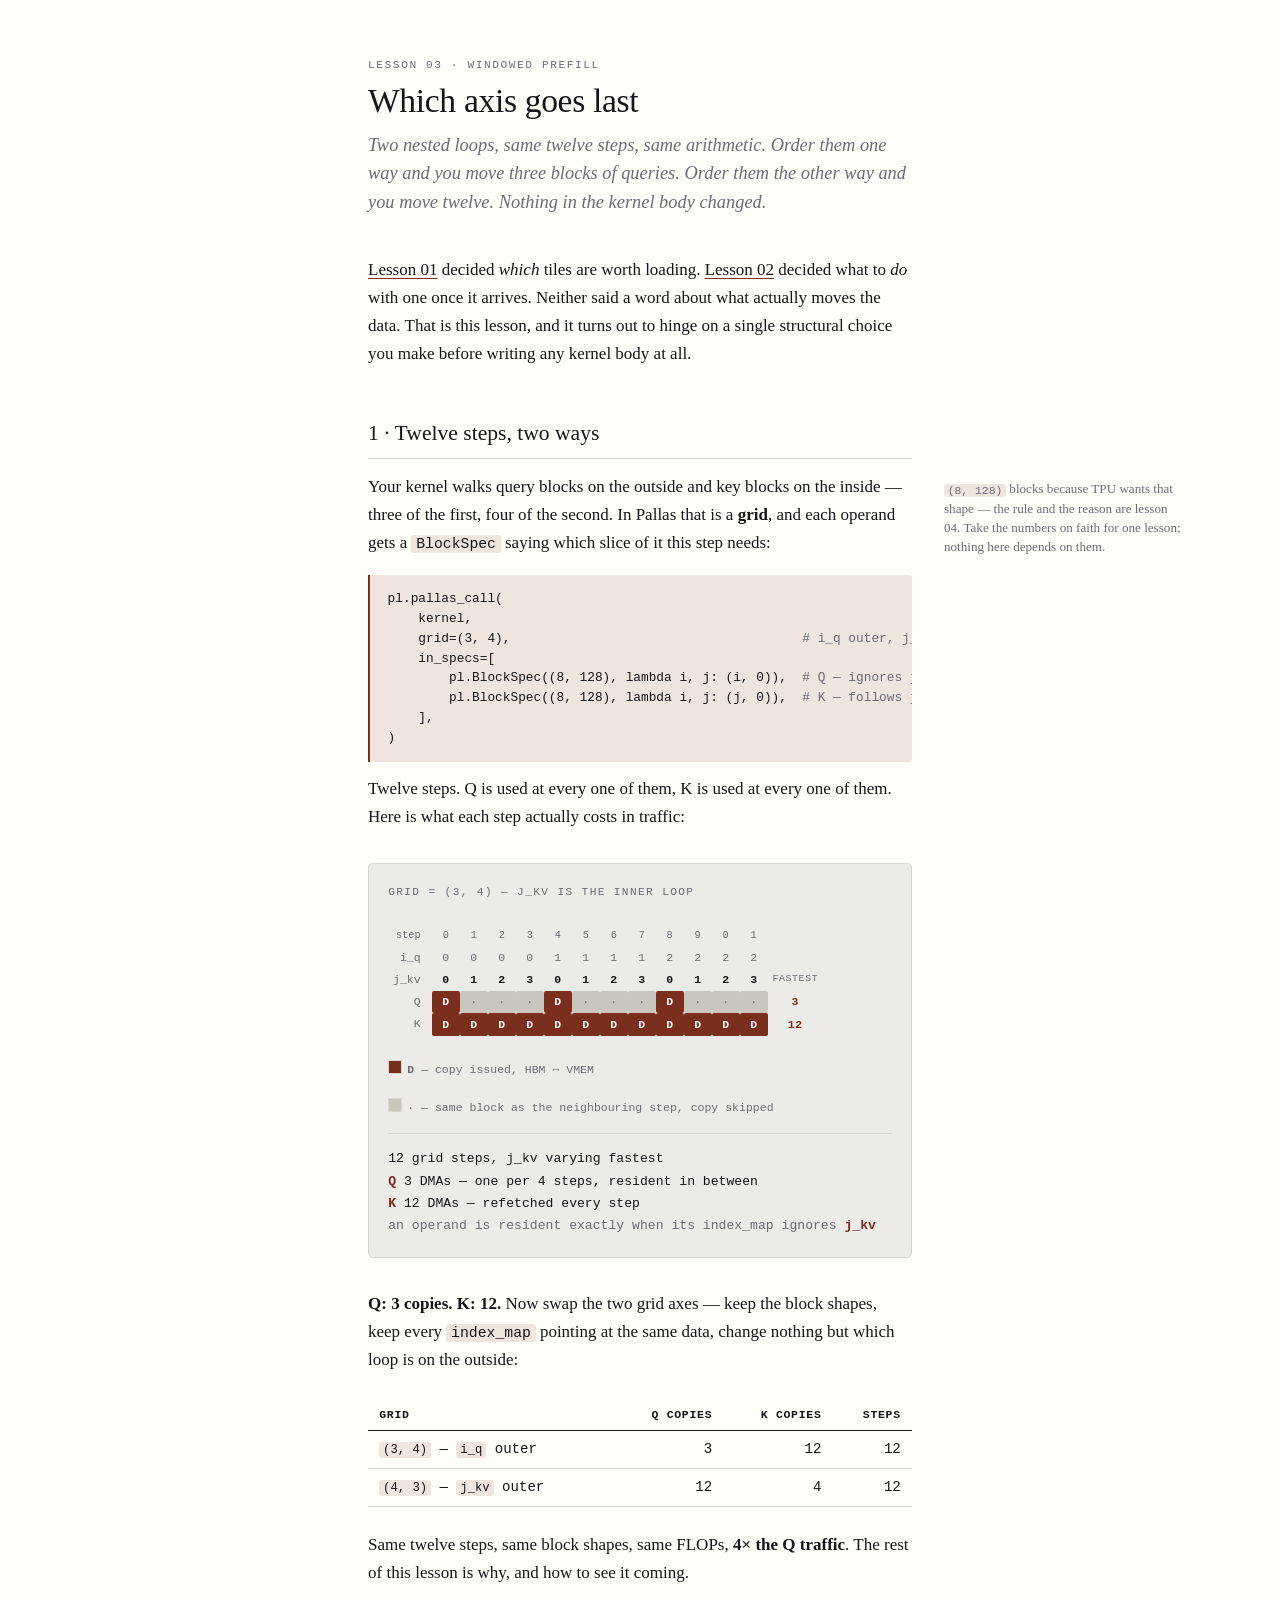
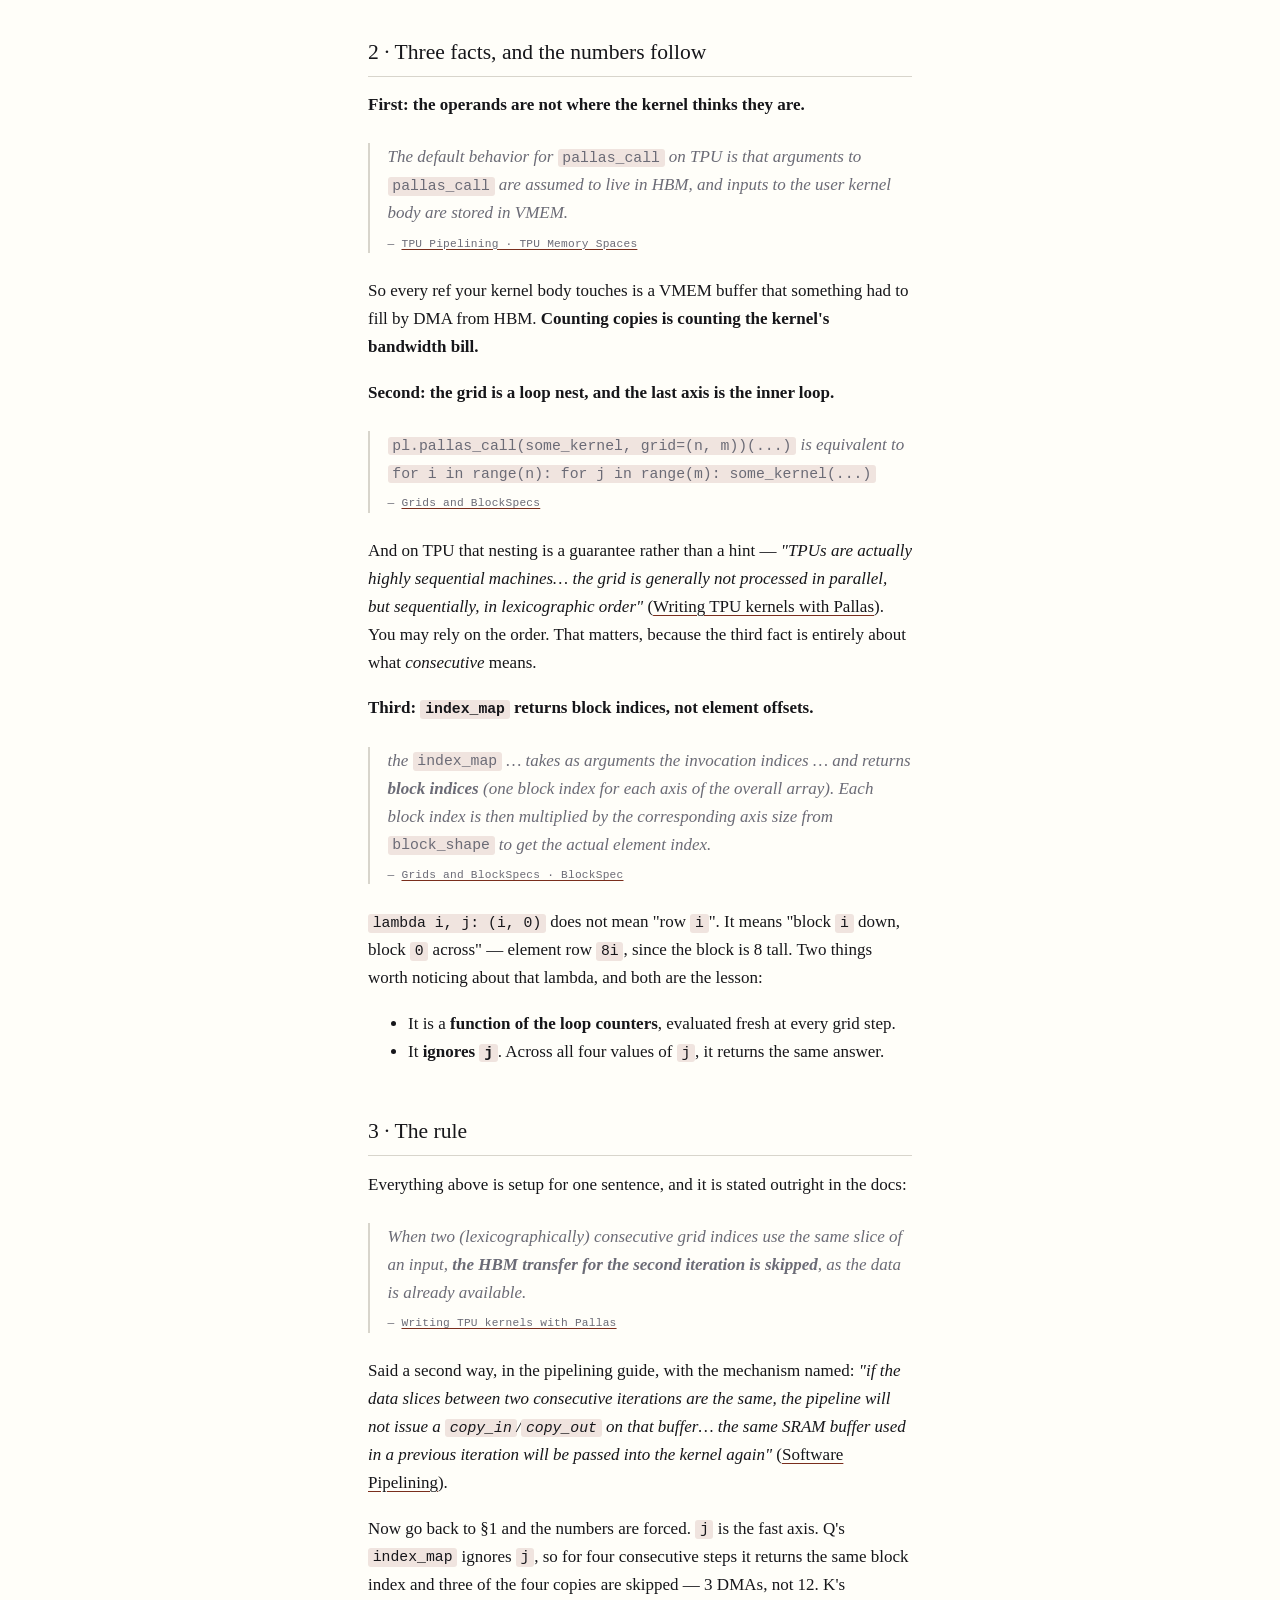
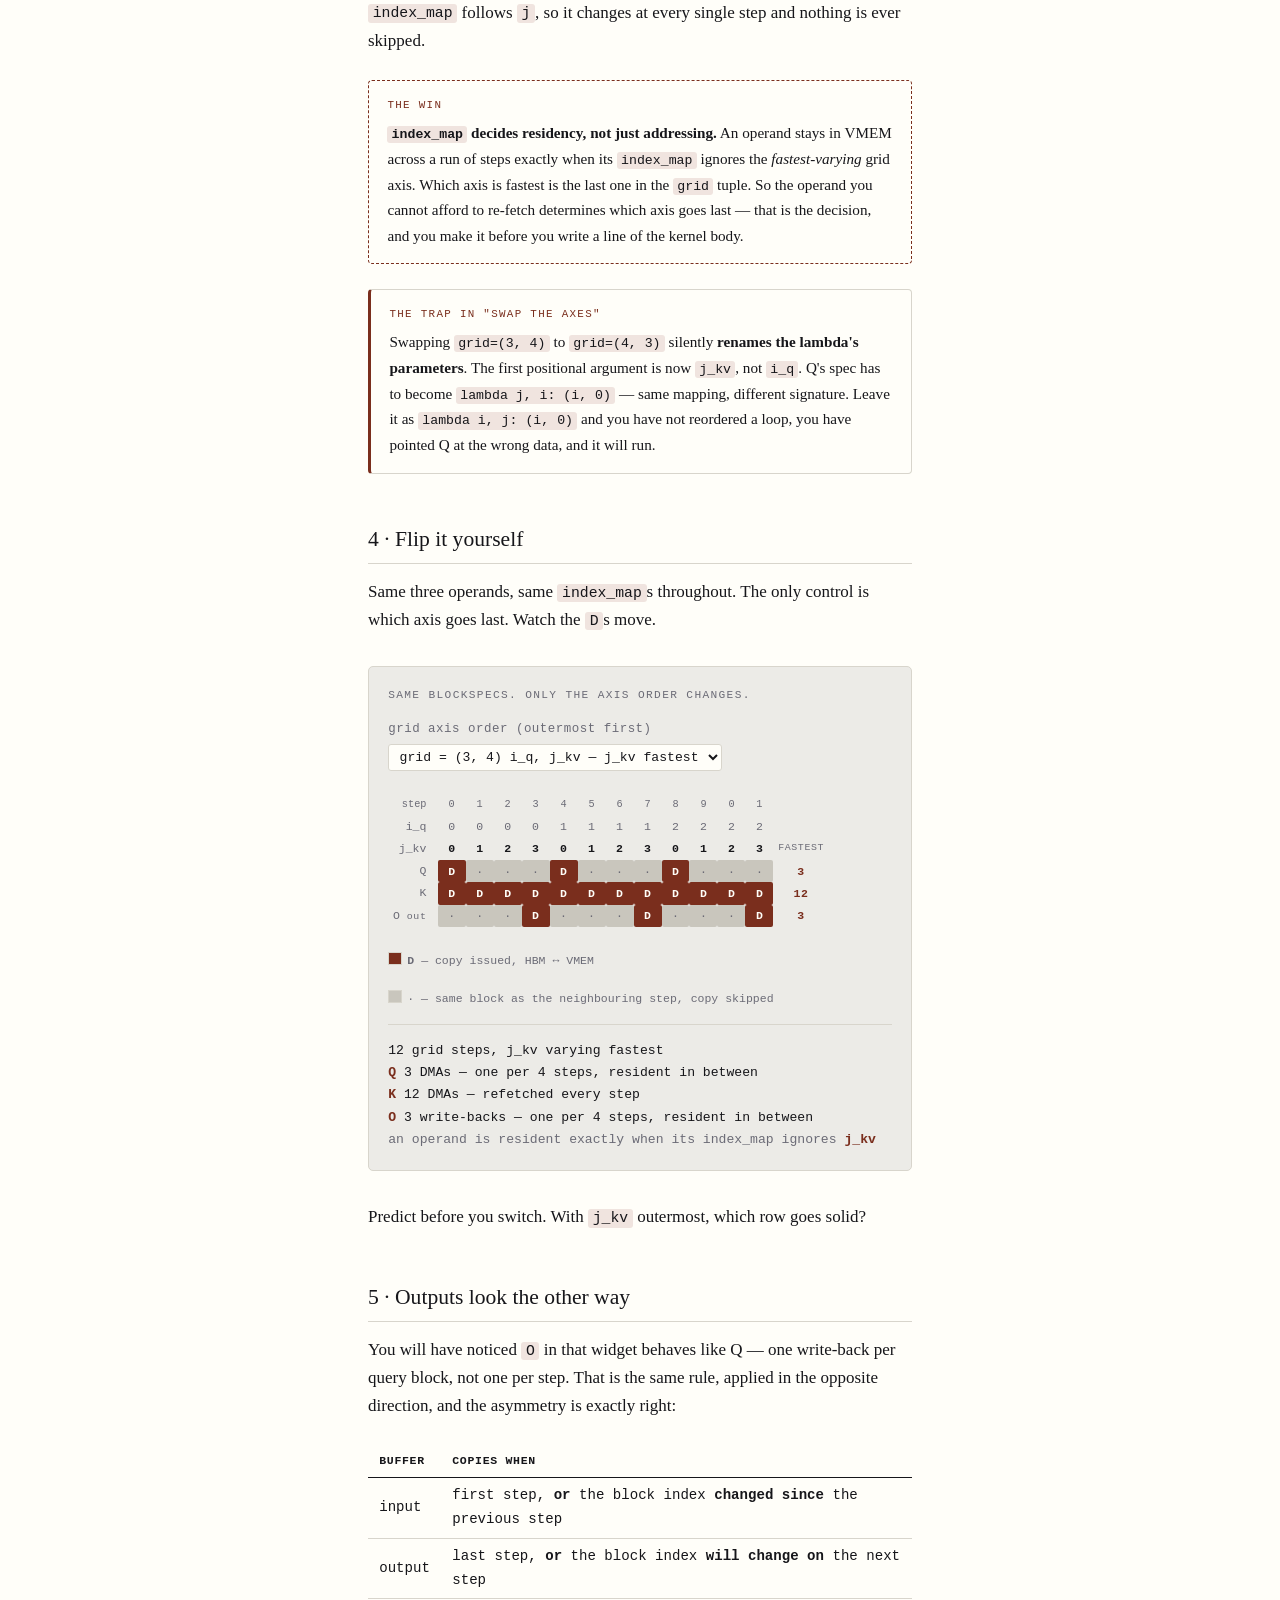
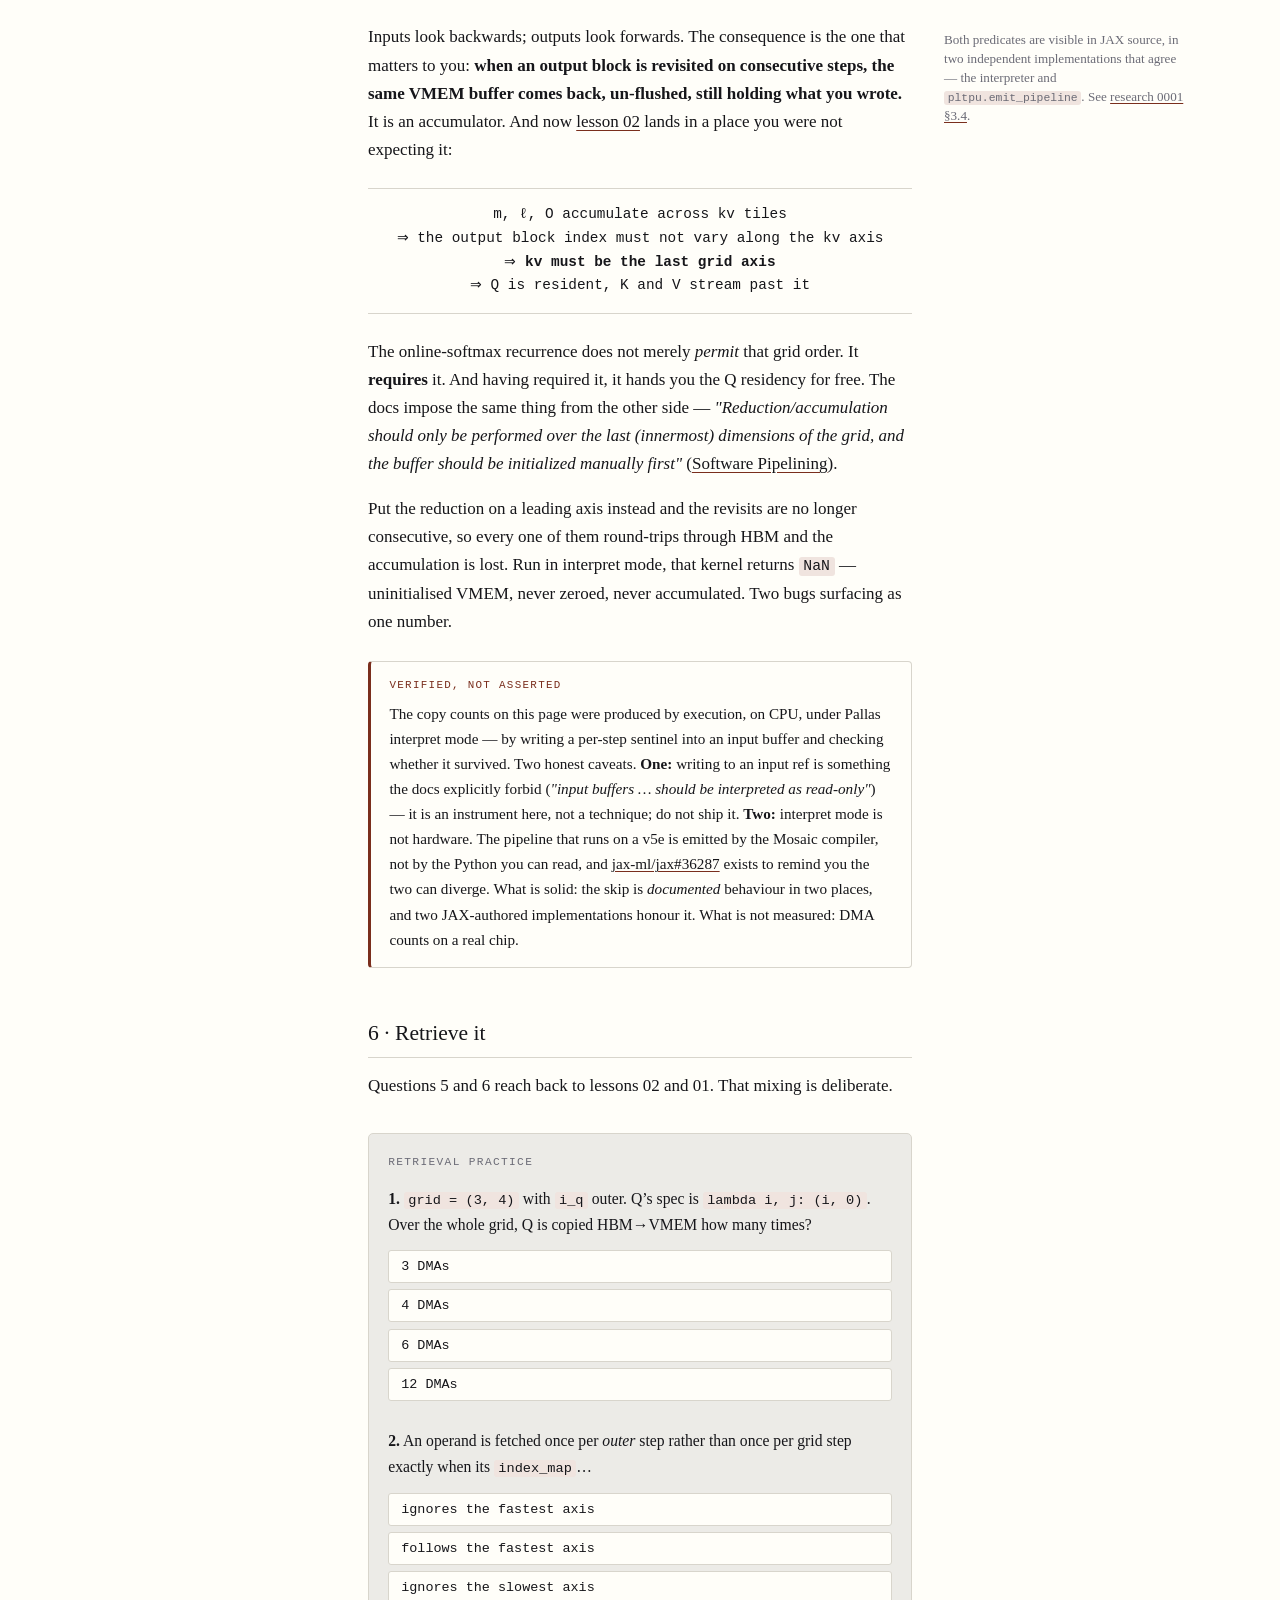
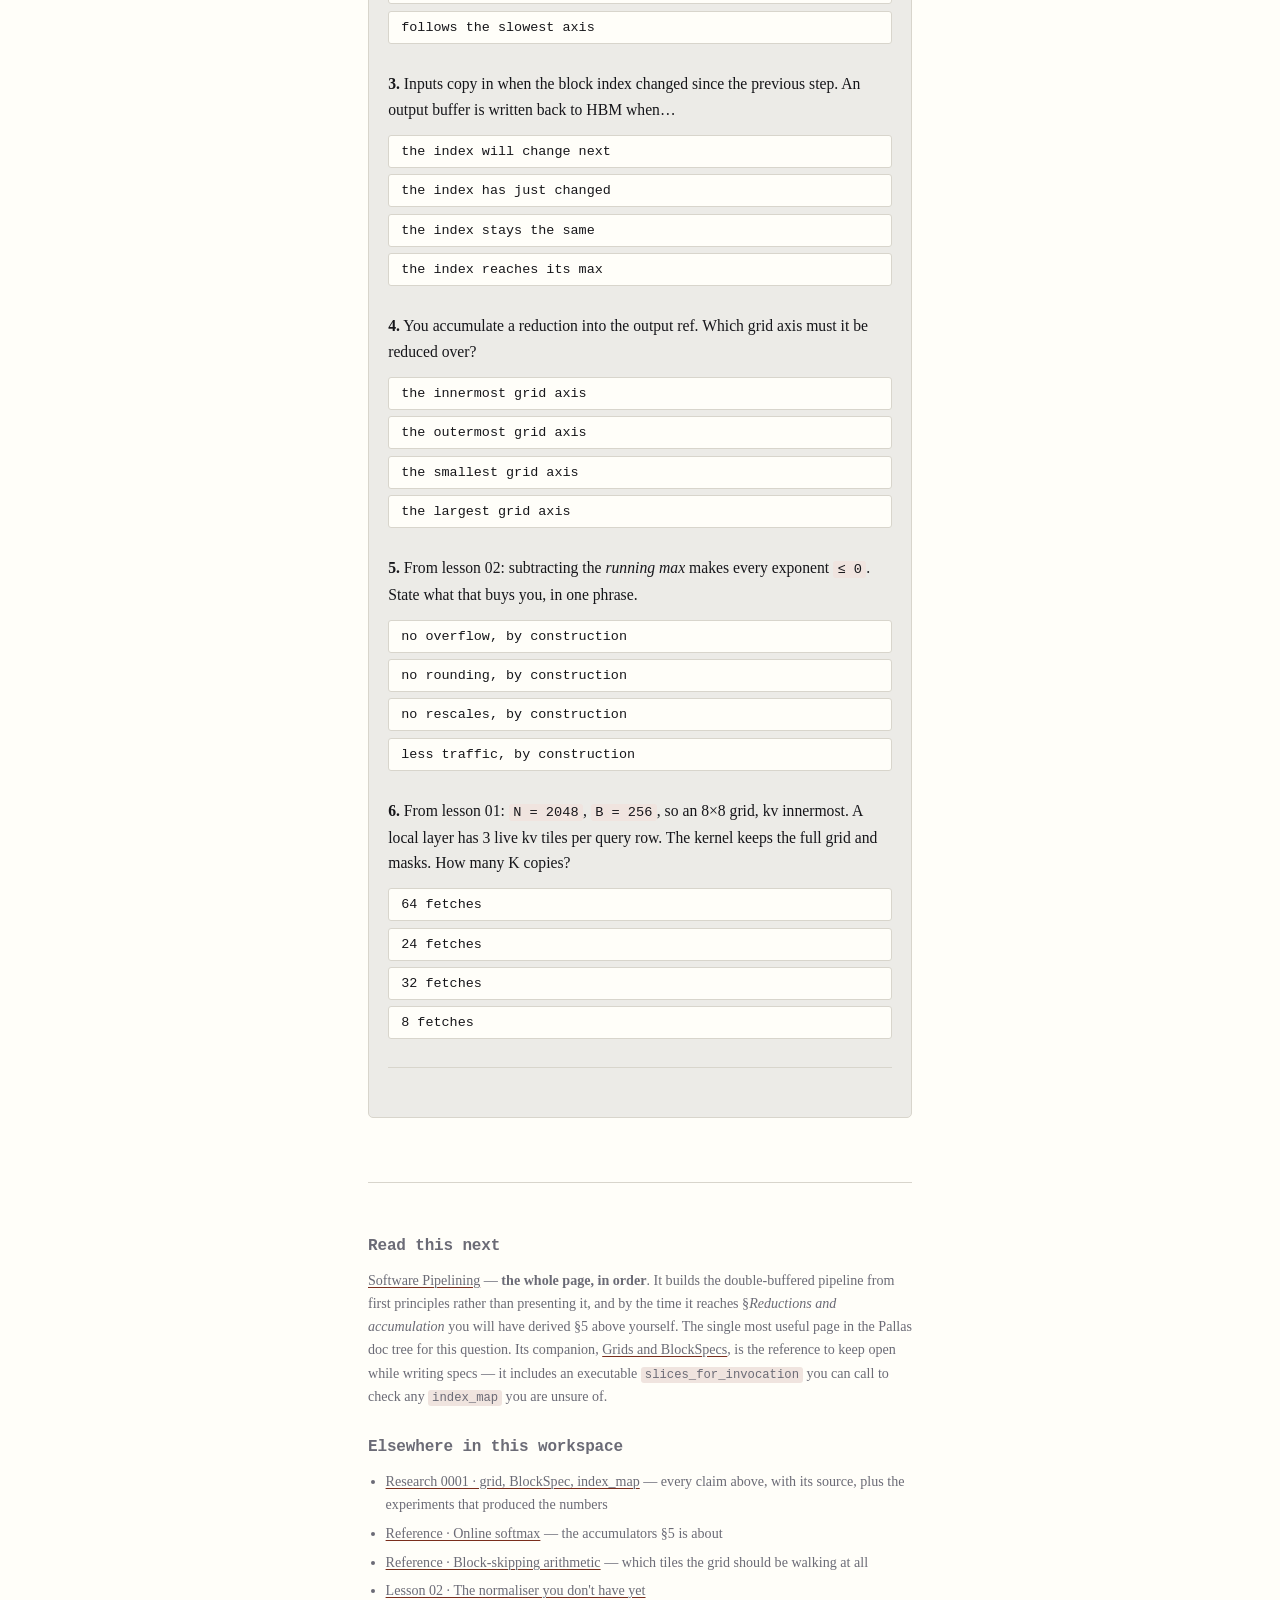
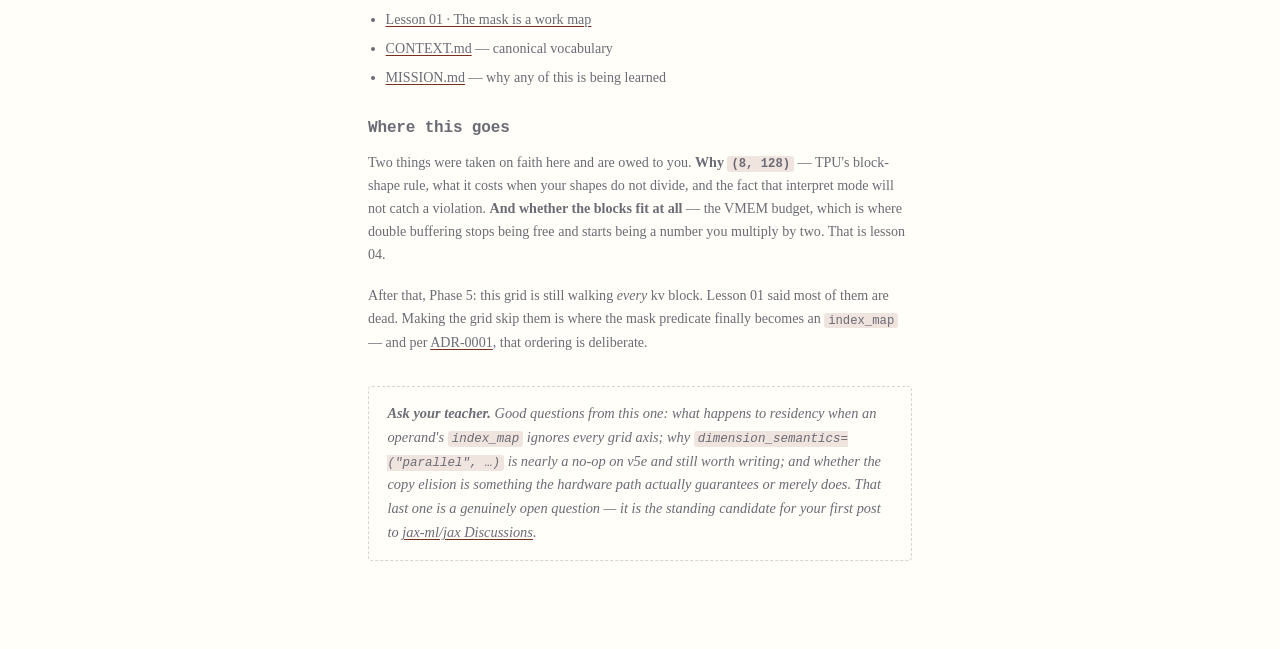
<file: lessons/0003-which-axis-goes-last.html>
<!doctype html>
<html lang="en">
<head>
<meta charset="utf-8">
<meta name="viewport" content="width=device-width, initial-scale=1">
<title>Lesson 03 · Which axis goes last</title>
<link rel="stylesheet" href="../assets/lesson.css">
</head>
<body>

<article class="lesson">

  <p class="eyebrow">Lesson 03 · Windowed prefill</p>
  <h1>Which axis goes last</h1>
  <p class="standfirst">
    Two nested loops, same twelve steps, same arithmetic. Order them one way and you
    move three blocks of queries. Order them the other way and you move twelve. Nothing
    in the kernel body changed.
  </p>

  <p>
    <a href="0001-the-mask-is-a-work-map.html">Lesson 01</a> decided <i>which</i> tiles are
    worth loading. <a href="0002-the-normaliser-you-dont-have-yet.html">Lesson 02</a>
    decided what to <i>do</i> with one once it arrives. Neither said a word about what
    actually moves the data. That is this lesson, and it turns out to hinge on a single
    structural choice you make before writing any kernel body at all.
  </p>

  <h2>1 · Twelve steps, two ways</h2>

  <p class="sidenote">
    <code>(8, 128)</code> blocks because TPU wants that shape — the rule and the reason
    are lesson 04. Take the numbers on faith for one lesson; nothing here depends on them.
  </p>

  <p>
    Your kernel walks query blocks on the outside and key blocks on the inside — three of
    the first, four of the second. In Pallas that is a <b>grid</b>, and each operand gets a
    <code>BlockSpec</code> saying which slice of it this step needs:
  </p>

  <pre><code>pl.pallas_call(
    kernel,
    grid=(3, 4),                                      <span class="dim"># i_q outer, j_kv inner</span>
    in_specs=[
        pl.BlockSpec((8, 128), lambda i, j: (i, 0)),  <span class="dim"># Q — ignores j</span>
        pl.BlockSpec((8, 128), lambda i, j: (j, 0)),  <span class="dim"># K — follows j</span>
    ],
)</code></pre>

  <p>
    Twelve steps. Q is used at every one of them, K is used at every one of them. Here is
    what each step actually costs in traffic:
  </p>

  <div id="fixed"></div>

  <p>
    <b>Q: 3 copies. K: 12.</b> Now swap the two grid axes — keep the block shapes, keep
    every <code>index_map</code> pointing at the same data, change nothing but which loop
    is on the outside:
  </p>

  <table>
    <thead>
      <tr><th>grid</th><th class="num">Q copies</th><th class="num">K copies</th><th class="num">steps</th></tr>
    </thead>
    <tbody>
      <tr><td><code>(3, 4)</code> — <code>i_q</code> outer</td><td class="num">3</td><td class="num">12</td><td class="num">12</td></tr>
      <tr><td><code>(4, 3)</code> — <code>j_kv</code> outer</td><td class="num">12</td><td class="num">4</td><td class="num">12</td></tr>
    </tbody>
  </table>

  <p>
    Same twelve steps, same block shapes, same FLOPs, <b>4× the Q traffic</b>. The rest of
    this lesson is why, and how to see it coming.
  </p>

  <h2>2 · Three facts, and the numbers follow</h2>

  <p>
    <b>First: the operands are not where the kernel thinks they are.</b>
  </p>

  <blockquote>
    The default behavior for <code>pallas_call</code> on TPU is that arguments to
    <code>pallas_call</code> are assumed to live in HBM, and inputs to the user kernel body
    are stored in VMEM.
    <cite>— <a href="https://docs.jax.dev/en/latest/pallas/tpu/pipelining.html#tpu-memory-spaces">TPU Pipelining · TPU Memory Spaces</a></cite>
  </blockquote>

  <p>
    So every ref your kernel body touches is a VMEM buffer that something had to fill by
    DMA from HBM. <b>Counting copies is counting the kernel's bandwidth bill.</b>
  </p>

  <p>
    <b>Second: the grid is a loop nest, and the last axis is the inner loop.</b>
  </p>

  <blockquote>
    <code>pl.pallas_call(some_kernel, grid=(n, m))(...)</code> is equivalent to
    <br><code>for i in range(n): for j in range(m): some_kernel(...)</code>
    <cite>— <a href="https://docs.jax.dev/en/latest/pallas/grid_blockspec.html#grid-a-k-a-kernels-in-a-loop">Grids and BlockSpecs</a></cite>
  </blockquote>

  <p>
    And on TPU that nesting is a guarantee rather than a hint — <i>"TPUs are actually
    highly sequential machines… the grid is generally not processed in parallel, but
    sequentially, in lexicographic order"</i>
    (<a href="https://docs.jax.dev/en/latest/pallas/tpu/details.html#noteworthy-properties-and-restrictions">Writing
    TPU kernels with Pallas</a>). You may rely on the order. That matters, because the
    third fact is entirely about what <i>consecutive</i> means.
  </p>

  <p>
    <b>Third: <code>index_map</code> returns block indices, not element offsets.</b>
  </p>

  <blockquote>
    the <code>index_map</code> … takes as arguments the invocation indices … and returns
    <b>block indices</b> (one block index for each axis of the overall array). Each block
    index is then multiplied by the corresponding axis size from <code>block_shape</code>
    to get the actual element index.
    <cite>— <a href="https://docs.jax.dev/en/latest/pallas/grid_blockspec.html#blockspec-a-k-a-how-to-chunk-up-inputs">Grids and BlockSpecs · BlockSpec</a></cite>
  </blockquote>

  <p>
    <code>lambda i, j: (i, 0)</code> does not mean "row <code>i</code>". It means "block
    <code>i</code> down, block <code>0</code> across" — element row <code>8i</code>, since
    the block is 8 tall. Two things worth noticing about that lambda, and both are the
    lesson:
  </p>

  <ul>
    <li>It is a <b>function of the loop counters</b>, evaluated fresh at every grid step.</li>
    <li>It <b>ignores <code>j</code></b>. Across all four values of <code>j</code>, it
      returns the same answer.</li>
  </ul>

  <h2>3 · The rule</h2>

  <p>
    Everything above is setup for one sentence, and it is stated outright in the docs:
  </p>

  <blockquote>
    When two (lexicographically) consecutive grid indices use the same slice of an input,
    <b>the HBM transfer for the second iteration is skipped</b>, as the data is already
    available.
    <cite>— <a href="https://docs.jax.dev/en/latest/pallas/tpu/details.html#noteworthy-properties-and-restrictions">Writing TPU kernels with Pallas</a></cite>
  </blockquote>

  <p>
    Said a second way, in the pipelining guide, with the mechanism named:
    <i>"if the data slices between two consecutive iterations are the same, the pipeline
    will not issue a <code>copy_in</code>/<code>copy_out</code> on that buffer… the same
    SRAM buffer used in a previous iteration will be passed into the kernel again"</i>
    (<a href="https://docs.jax.dev/en/latest/pallas/pipelining.html#reductions-and-accumulation">Software
    Pipelining</a>).
  </p>

  <p>
    Now go back to §1 and the numbers are forced. <code>j</code> is the fast axis. Q's
    <code>index_map</code> ignores <code>j</code>, so for four consecutive steps it returns
    the same block index and three of the four copies are skipped — 3 DMAs, not 12. K's
    <code>index_map</code> follows <code>j</code>, so it changes at every single step and
    nothing is ever skipped.
  </p>

  <div class="win">
    <span class="note-label">The win</span>
    <p><b><code>index_map</code> decides residency, not just addressing.</b> An operand
    stays in VMEM across a run of steps exactly when its <code>index_map</code> ignores the
    <i>fastest-varying</i> grid axis. Which axis is fastest is the last one in the
    <code>grid</code> tuple. So the operand you cannot afford to re-fetch determines which
    axis goes last — that is the decision, and you make it before you write a line of the
    kernel body.</p>
  </div>

  <div class="warn">
    <span class="note-label">The trap in "swap the axes"</span>
    <p>Swapping <code>grid=(3, 4)</code> to <code>grid=(4, 3)</code> silently
    <b>renames the lambda's parameters</b>. The first positional argument is now
    <code>j_kv</code>, not <code>i_q</code>. Q's spec has to become
    <code>lambda j, i: (i, 0)</code> — same mapping, different signature. Leave it as
    <code>lambda i, j: (i, 0)</code> and you have not reordered a loop, you have pointed Q
    at the wrong data, and it will run.</p>
  </div>

  <h2>4 · Flip it yourself</h2>

  <p>
    Same three operands, same <code>index_map</code>s throughout. The only control is which
    axis goes last. Watch the <code>D</code>s move.
  </p>

  <div id="dma"></div>

  <p>
    Predict before you switch. With <code>j_kv</code> outermost, which row goes solid?
  </p>

  <h2>5 · Outputs look the other way</h2>

  <p>
    You will have noticed <code>O</code> in that widget behaves like Q — one write-back per
    query block, not one per step. That is the same rule, applied in the opposite
    direction, and the asymmetry is exactly right:
  </p>

  <table>
    <thead><tr><th>buffer</th><th>copies when</th></tr></thead>
    <tbody>
      <tr><td>input</td><td>first step, <b>or</b> the block index <b>changed since</b> the previous step</td></tr>
      <tr><td>output</td><td>last step, <b>or</b> the block index <b>will change on</b> the next step</td></tr>
    </tbody>
  </table>

  <p class="sidenote">
    Both predicates are visible in JAX source, in two independent implementations that
    agree — the interpreter and <code>pltpu.emit_pipeline</code>. See
    <a href="https://github.com/denis-mil/gemma3-tpu-pallas/blob/main/docs/research/0001-pallas-grid-blockspec-index-map.md">research 0001 §3.4</a>.
  </p>

  <p>
    Inputs look backwards; outputs look forwards. The consequence is the one that matters
    to you: <b>when an output block is revisited on consecutive steps, the same VMEM buffer
    comes back, un-flushed, still holding what you wrote.</b> It is an accumulator. And now
    <a href="0002-the-normaliser-you-dont-have-yet.html">lesson 02</a> lands in a place you
    were not expecting it:
  </p>

  <p class="eq">
    m, ℓ, O accumulate across kv tiles<br>
    ⇒ the output block index must not vary along the kv axis<br>
    ⇒ <b>kv must be the last grid axis</b><br>
    ⇒ Q is resident, K and V stream past it
  </p>

  <p>
    The online-softmax recurrence does not merely <i>permit</i> that grid order. It
    <b>requires</b> it. And having required it, it hands you the Q residency for free. The
    docs impose the same thing from the other side — <i>"Reduction/accumulation should only
    be performed over the last (innermost) dimensions of the grid, and the buffer should be
    initialized manually first"</i>
    (<a href="https://docs.jax.dev/en/latest/pallas/pipelining.html#reductions-and-accumulation">Software
    Pipelining</a>).
  </p>

  <p>
    Put the reduction on a leading axis instead and the revisits are no longer consecutive,
    so every one of them round-trips through HBM and the accumulation is lost. Run in
    interpret mode, that kernel returns <code>NaN</code> — uninitialised VMEM, never
    zeroed, never accumulated. Two bugs surfacing as one number.
  </p>

  <div class="warn">
    <span class="note-label">Verified, not asserted</span>
    <p>The copy counts on this page were produced by execution, on CPU, under Pallas
    interpret mode — by writing a per-step sentinel into an input buffer and checking
    whether it survived. Two honest caveats. <b>One:</b> writing to an input ref is
    something the docs explicitly forbid (<i>"input buffers … should be interpreted as
    read-only"</i>) — it is an instrument here, not a technique; do not ship it.
    <b>Two:</b> interpret mode is not hardware. The pipeline that runs on a v5e is emitted
    by the Mosaic compiler, not by the Python you can read, and
    <a href="https://github.com/jax-ml/jax/issues/36287">jax-ml/jax#36287</a> exists to
    remind you the two can diverge. What is solid: the skip is <i>documented</i> behaviour
    in two places, and two JAX-authored implementations honour it. What is not measured:
    DMA counts on a real chip.</p>
  </div>

  <h2>6 · Retrieve it</h2>

  <p>
    Questions 5 and 6 reach back to lessons 02 and 01. That mixing is deliberate.
  </p>

  <div id="quiz"></div>

</article>

<footer class="footer">

  <h3>Read this next</h3>
  <p>
    <a href="https://docs.jax.dev/en/latest/pallas/pipelining.html">Software Pipelining</a>
    — <b>the whole page, in order</b>. It builds the double-buffered pipeline from first
    principles rather than presenting it, and by the time it reaches §<i>Reductions and
    accumulation</i> you will have derived §5 above yourself. The single most useful page
    in the Pallas doc tree for this question. Its companion,
    <a href="https://docs.jax.dev/en/latest/pallas/grid_blockspec.html">Grids and
    BlockSpecs</a>, is the reference to keep open while writing specs — it includes an
    executable <code>slices_for_invocation</code> you can call to check any
    <code>index_map</code> you are unsure of.
  </p>

  <h3>Elsewhere in this workspace</h3>
  <ul>
    <li><a href="https://github.com/denis-mil/gemma3-tpu-pallas/blob/main/docs/research/0001-pallas-grid-blockspec-index-map.md">Research 0001 · grid, BlockSpec, index_map</a> — every claim above, with its source, plus the experiments that produced the numbers</li>
    <li><a href="../reference/online-softmax.html">Reference · Online softmax</a> — the accumulators §5 is about</li>
    <li><a href="../reference/block-skipping-arithmetic.html">Reference · Block-skipping arithmetic</a> — which tiles the grid should be walking at all</li>
    <li><a href="0002-the-normaliser-you-dont-have-yet.html">Lesson 02 · The normaliser you don't have yet</a></li>
    <li><a href="0001-the-mask-is-a-work-map.html">Lesson 01 · The mask is a work map</a></li>
    <li><a href="https://github.com/denis-mil/gemma3-tpu-pallas/blob/main/CONTEXT.md">CONTEXT.md</a> — canonical vocabulary</li>
    <li><a href="https://github.com/denis-mil/gemma3-tpu-pallas/blob/main/MISSION.md">MISSION.md</a> — why any of this is being learned</li>
  </ul>

  <h3>Where this goes</h3>
  <p>
    Two things were taken on faith here and are owed to you. <b>Why <code>(8, 128)</code></b>
    — TPU's block-shape rule, what it costs when your shapes do not divide, and the fact
    that interpret mode will not catch a violation. <b>And whether the blocks fit at all</b>
    — the VMEM budget, which is where double buffering stops being free and starts being a
    number you multiply by two. That is lesson 04.
  </p>
  <p>
    After that, Phase 5: this grid is still walking <i>every</i> kv block. Lesson 01 said
    most of them are dead. Making the grid skip them is where the mask predicate finally
    becomes an <code>index_map</code> — and per
    <a href="https://github.com/denis-mil/gemma3-tpu-pallas/blob/main/docs/adr/0001-windowed-prefill-as-the-optimisation-target.md">ADR-0001</a>,
    that ordering is deliberate.
  </p>

  <div class="ask">
    <b>Ask your teacher.</b> Good questions from this one: what happens to residency when
    an operand's <code>index_map</code> ignores <i>every</i> grid axis; why
    <code>dimension_semantics=("parallel", …)</code> is nearly a no-op on v5e and still
    worth writing; and whether the copy elision is something the hardware path actually
    <i>guarantees</i> or merely does. That last one is a genuinely open question — it is
    the standing candidate for your first post to
    <a href="https://github.com/jax-ml/jax/discussions">jax-ml/jax Discussions</a>.
  </div>

</footer>

<script src="../assets/pipeline-grid.js"></script>
<script src="../assets/quiz.js"></script>
<script>
var SPECS = [
  { name: 'Q', kind: 'in',  map: function (ix) { return [ix.i_q, 0]; } },
  { name: 'K', kind: 'in',  map: function (ix) { return [ix.j_kv, 0]; } },
  { name: 'O', kind: 'out', map: function (ix) { return [ix.i_q, 0]; } }
];

PipelineGrid.mount('#fixed', {
  title: 'grid = (3, 4) — j_kv is the inner loop',
  axes: [['i_q', 3], ['j_kv', 4]],
  operands: SPECS.slice(0, 2)
});

PipelineGrid.mount('#dma', {
  title: 'Same BlockSpecs. Only the axis order changes.',
  axes: [['i_q', 3], ['j_kv', 4]],
  operands: SPECS,
  controls: ['order']
});

Quiz.mount('#quiz', {
  title: 'Retrieval practice',
  questions: [
    {
      stem: '<code>grid = (3, 4)</code> with <code>i_q</code> outer. Q’s spec is <code>lambda i, j: (i, 0)</code>. Over the whole grid, Q is copied HBM→VMEM how many times?',
      options: ['3 DMAs', '4 DMAs', '6 DMAs', '12 DMAs'],
      answer: 0,
      why: 'Three. <code>j</code> is the fast axis and Q’s index_map ignores it, so across each run of four consecutive steps the block index is unchanged and three of the four copies are skipped. One copy per value of <code>i</code>. K, whose index_map follows <code>j</code>, changes every step and pays all twelve.'
    },
    {
      stem: 'An operand is fetched once per <i>outer</i> step rather than once per grid step exactly when its <code>index_map</code>…',
      options: ['ignores the fastest axis',
                'follows the fastest axis',
                'ignores the slowest axis',
                'follows the slowest axis'],
      answer: 0,
      why: 'The skip rule compares against the <i>immediately preceding</i> step, and consecutive steps differ only in the fastest-varying axis. So ignoring that axis is precisely what makes the index unchanged across a run. Ignoring the slowest axis buys nothing: the index still changes at every step, which is 12 DMAs, not 3.'
    },
    {
      stem: 'Inputs copy in when the block index changed since the previous step. An output buffer is written back to HBM when…',
      options: ['the index will change next',
                'the index has just changed',
                'the index stays the same',
                'the index reaches its max'],
      answer: 0,
      why: 'Outputs look <i>forwards</i> — flush on the last step, or when the next step needs a different block. Inputs look backwards. That asymmetry is what makes a revisited output buffer usable as an accumulator: it is not flushed between consecutive visits, so what you wrote is still there when you come back.'
    },
    {
      stem: 'You accumulate a reduction into the output ref. Which grid axis must it be reduced over?',
      options: ['the innermost grid axis',
                'the outermost grid axis',
                'the smallest grid axis',
                'the largest grid axis'],
      answer: 0,
      why: 'The innermost — the last entry of the <code>grid</code> tuple. The output block index must be constant across the steps you are accumulating over, and it is consecutive steps that get the buffer back un-flushed. Put the reduction on a leading axis and the revisits are separated by other blocks, so each one round-trips through HBM and the partial sums are lost. Sizes are irrelevant; position is everything.'
    },
    {
      stem: 'From lesson 02: subtracting the <i>running max</i> makes every exponent <code>≤ 0</code>. State what that buys you, in one phrase.',
      options: ['no overflow, by construction',
                'no rounding, by construction',
                'no rescales, by construction',
                'less traffic, by construction'],
      answer: 0,
      why: 'Range, not accuracy. Every term lands in (0, 1], so <code>exp</code> cannot overflow — not "unlikely", <i>impossible</i>. Rounding is unaffected: online softmax is as accurate as safe softmax, not more. Swap the max for the running <i>minimum</i> and the answer is still exact, but exponents go <code>≥ 0</code> and that guarantee is gone — which is the whole reason it is a max.'
    },
    {
      stem: 'From lesson 01: <code>N = 2048</code>, <code>B = 256</code>, so an 8×8 grid, kv innermost. A local layer has 3 live kv tiles per query row. The kernel keeps the full grid and masks. How many K copies?',
      options: ['64 fetches', '24 fetches', '32 fetches', '8 fetches'],
      answer: 0,
      why: 'All 64. Masking happens <i>inside</i> the kernel body, after the DMA has already landed. The grid is what decides traffic, and a full 8×8 grid walks every kv block for every query block regardless of what the mask does to it afterwards. 24 is what a grid that skipped the dead tiles would cost — 2.7× less — and closing that gap is Phase 5. This is lesson 01’s thesis restated in the vocabulary of this one: <b>the mask does not save bandwidth. The grid does.</b>'
    }
  ]
});
</script>

</body>
</html>
</file>
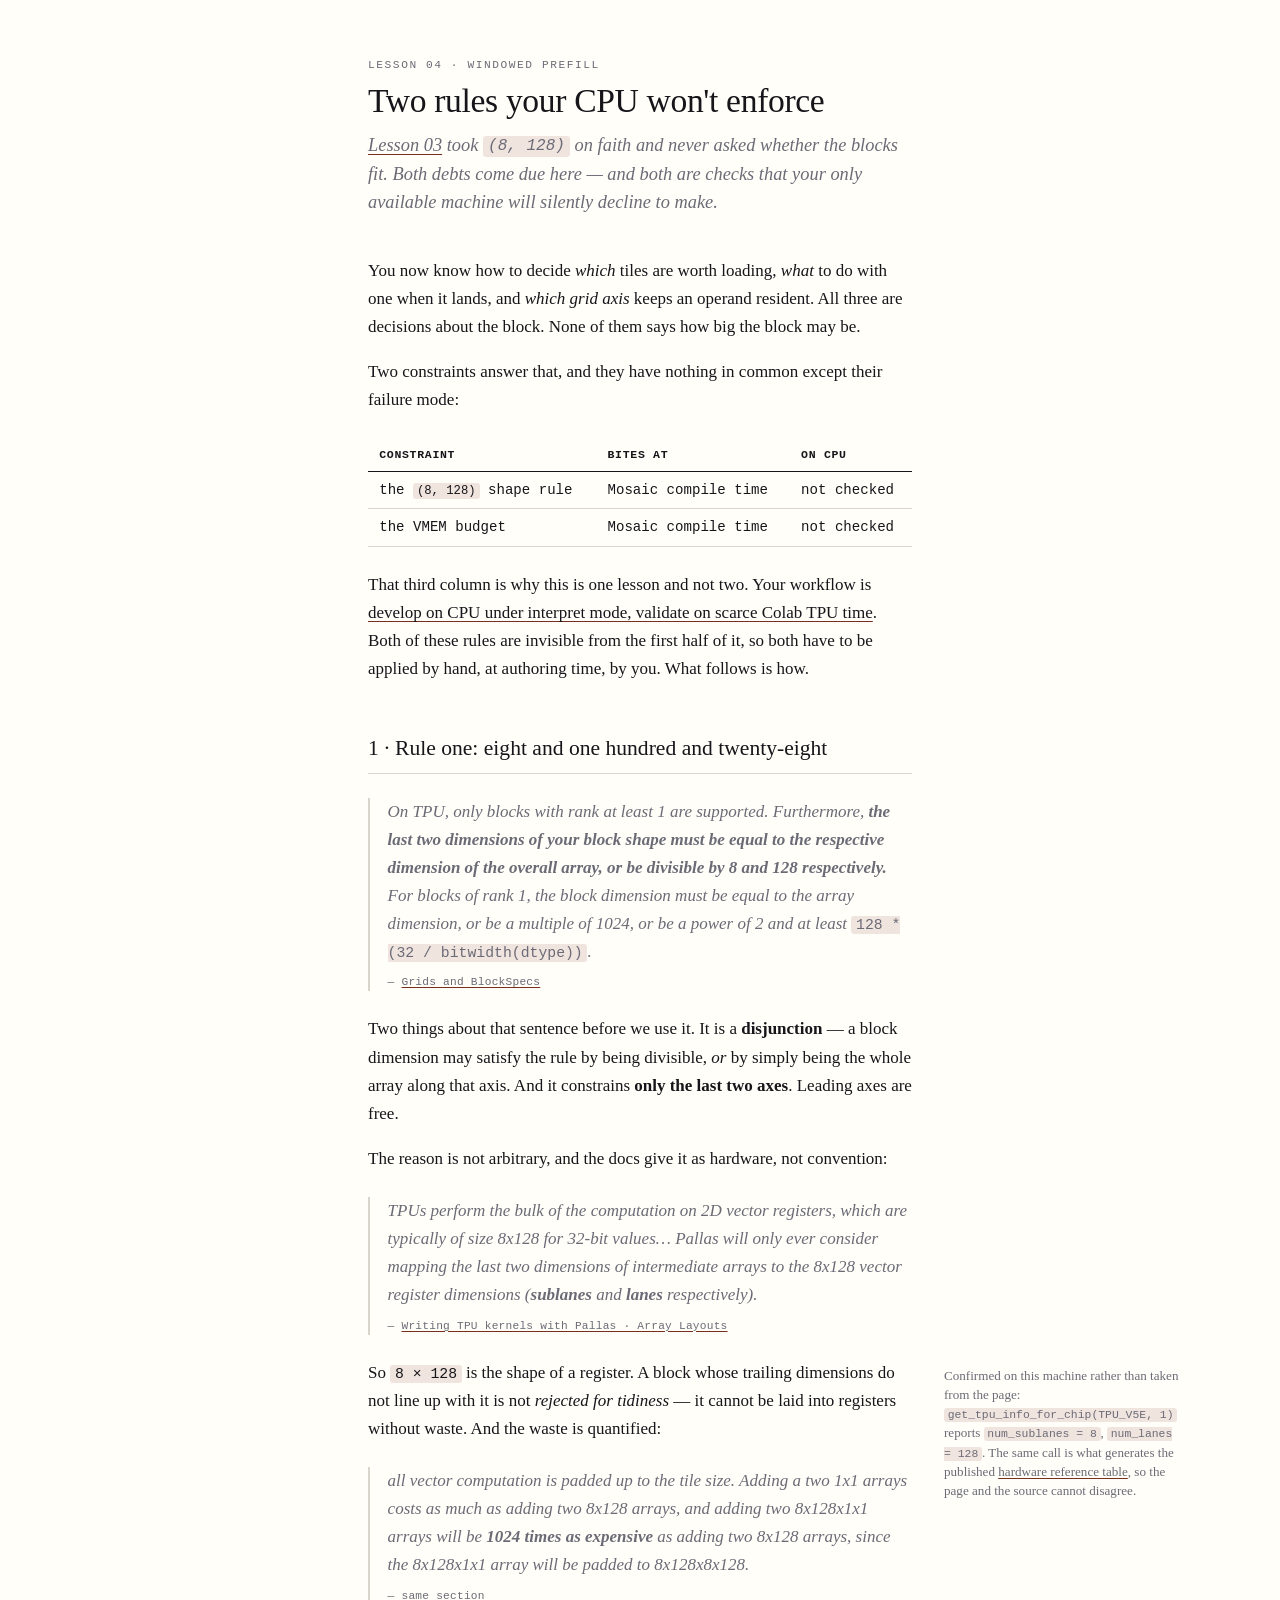
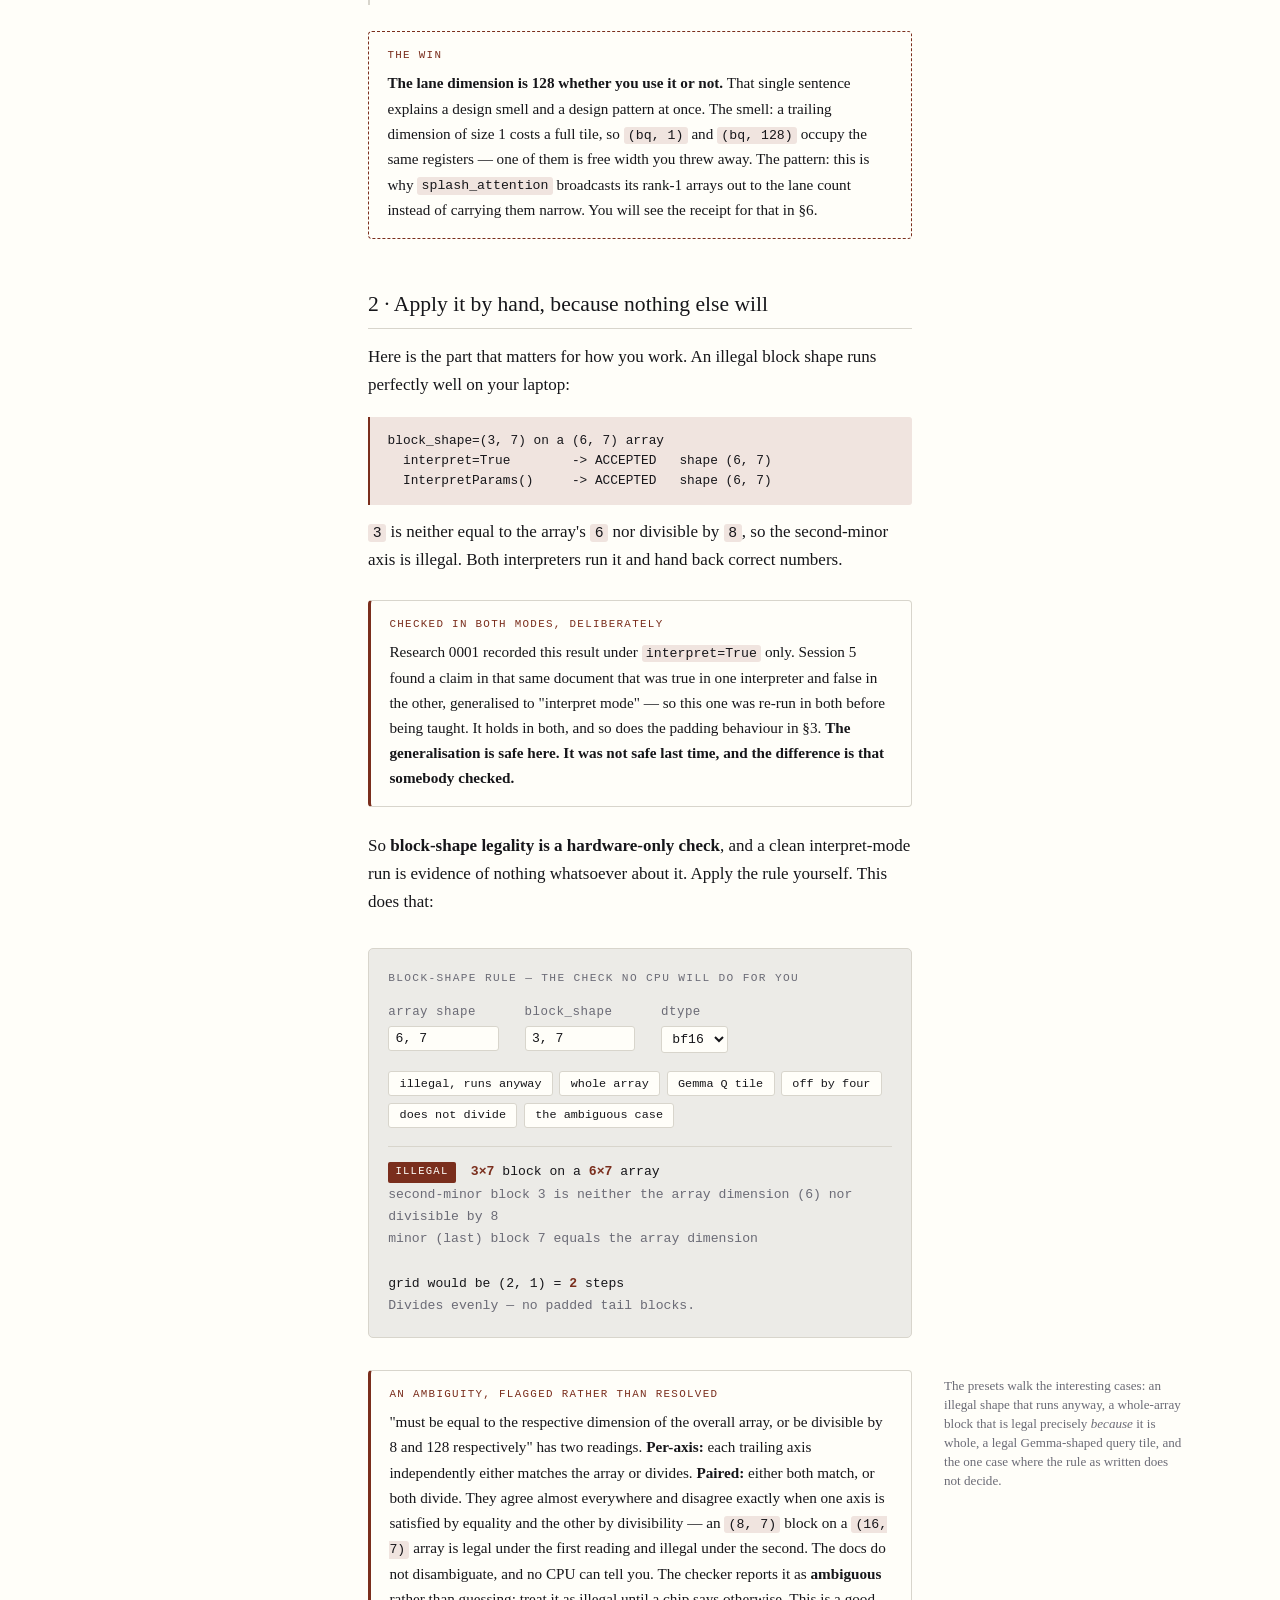
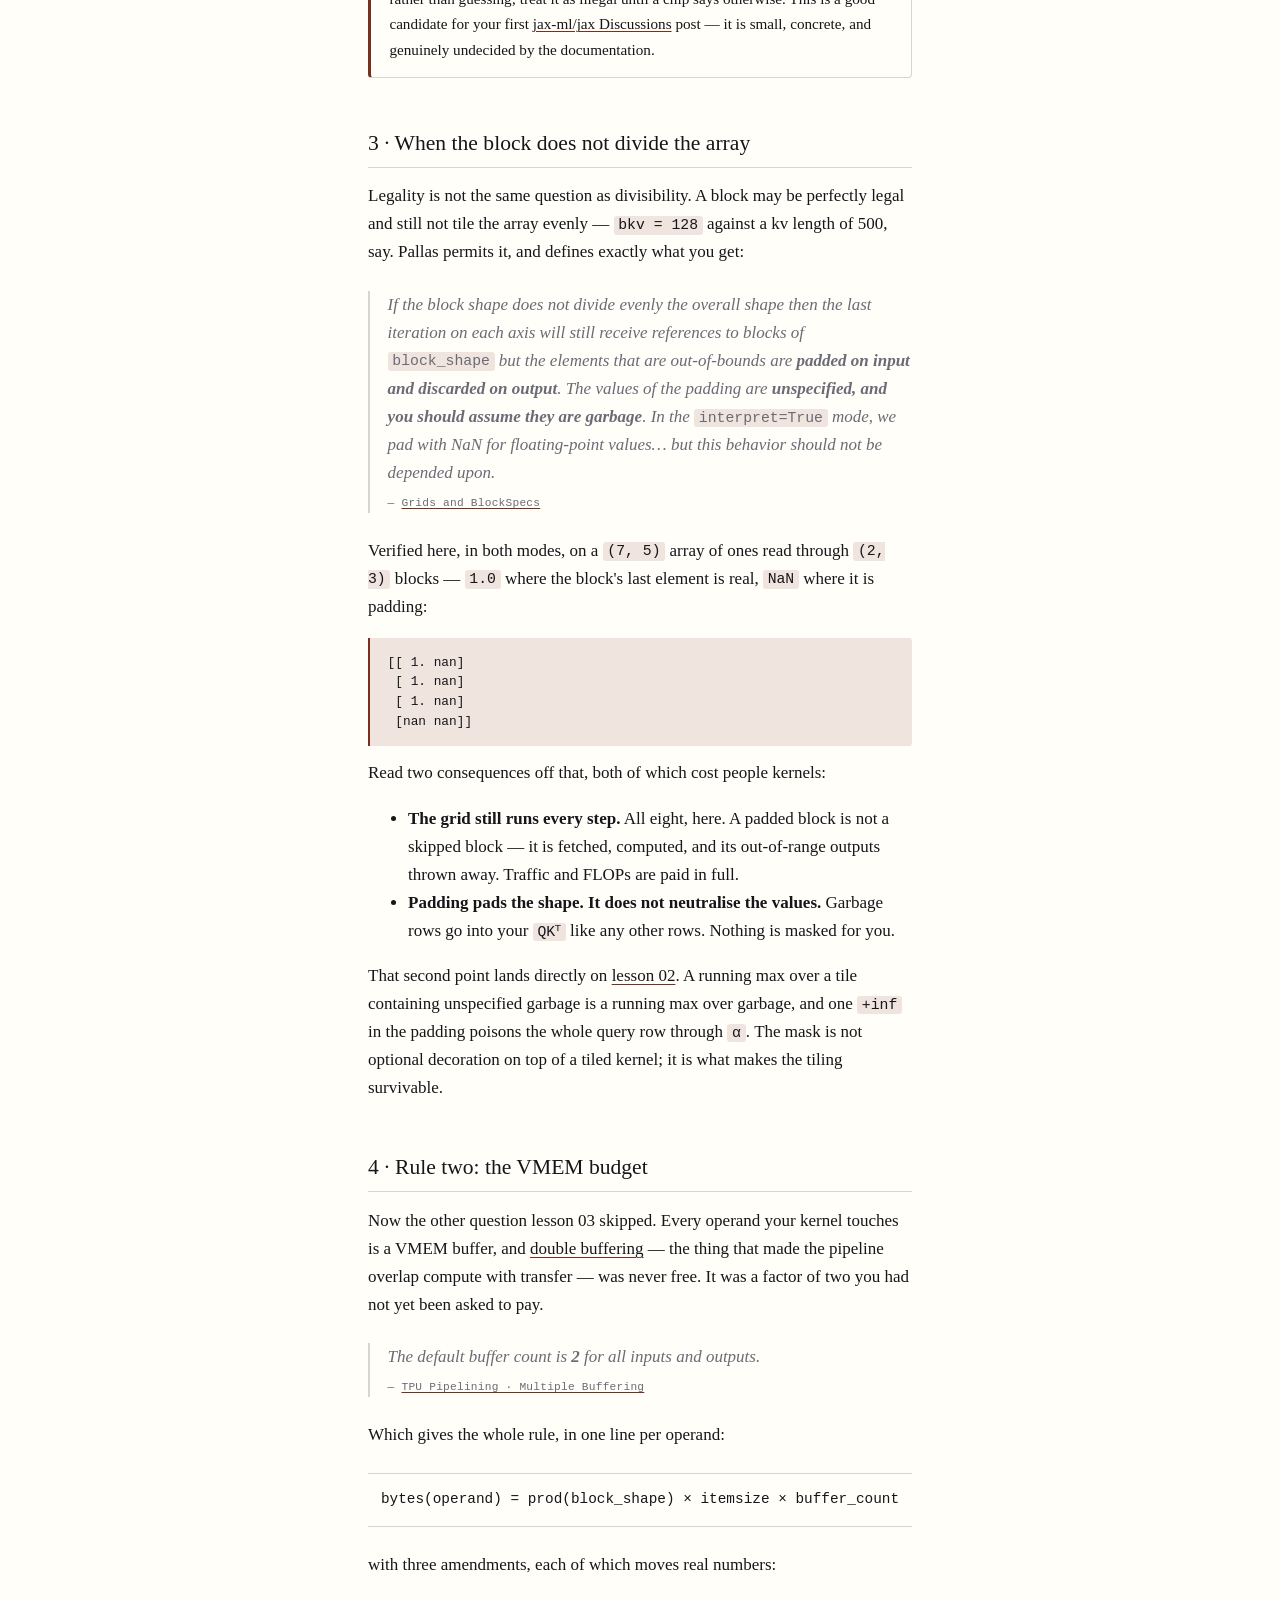
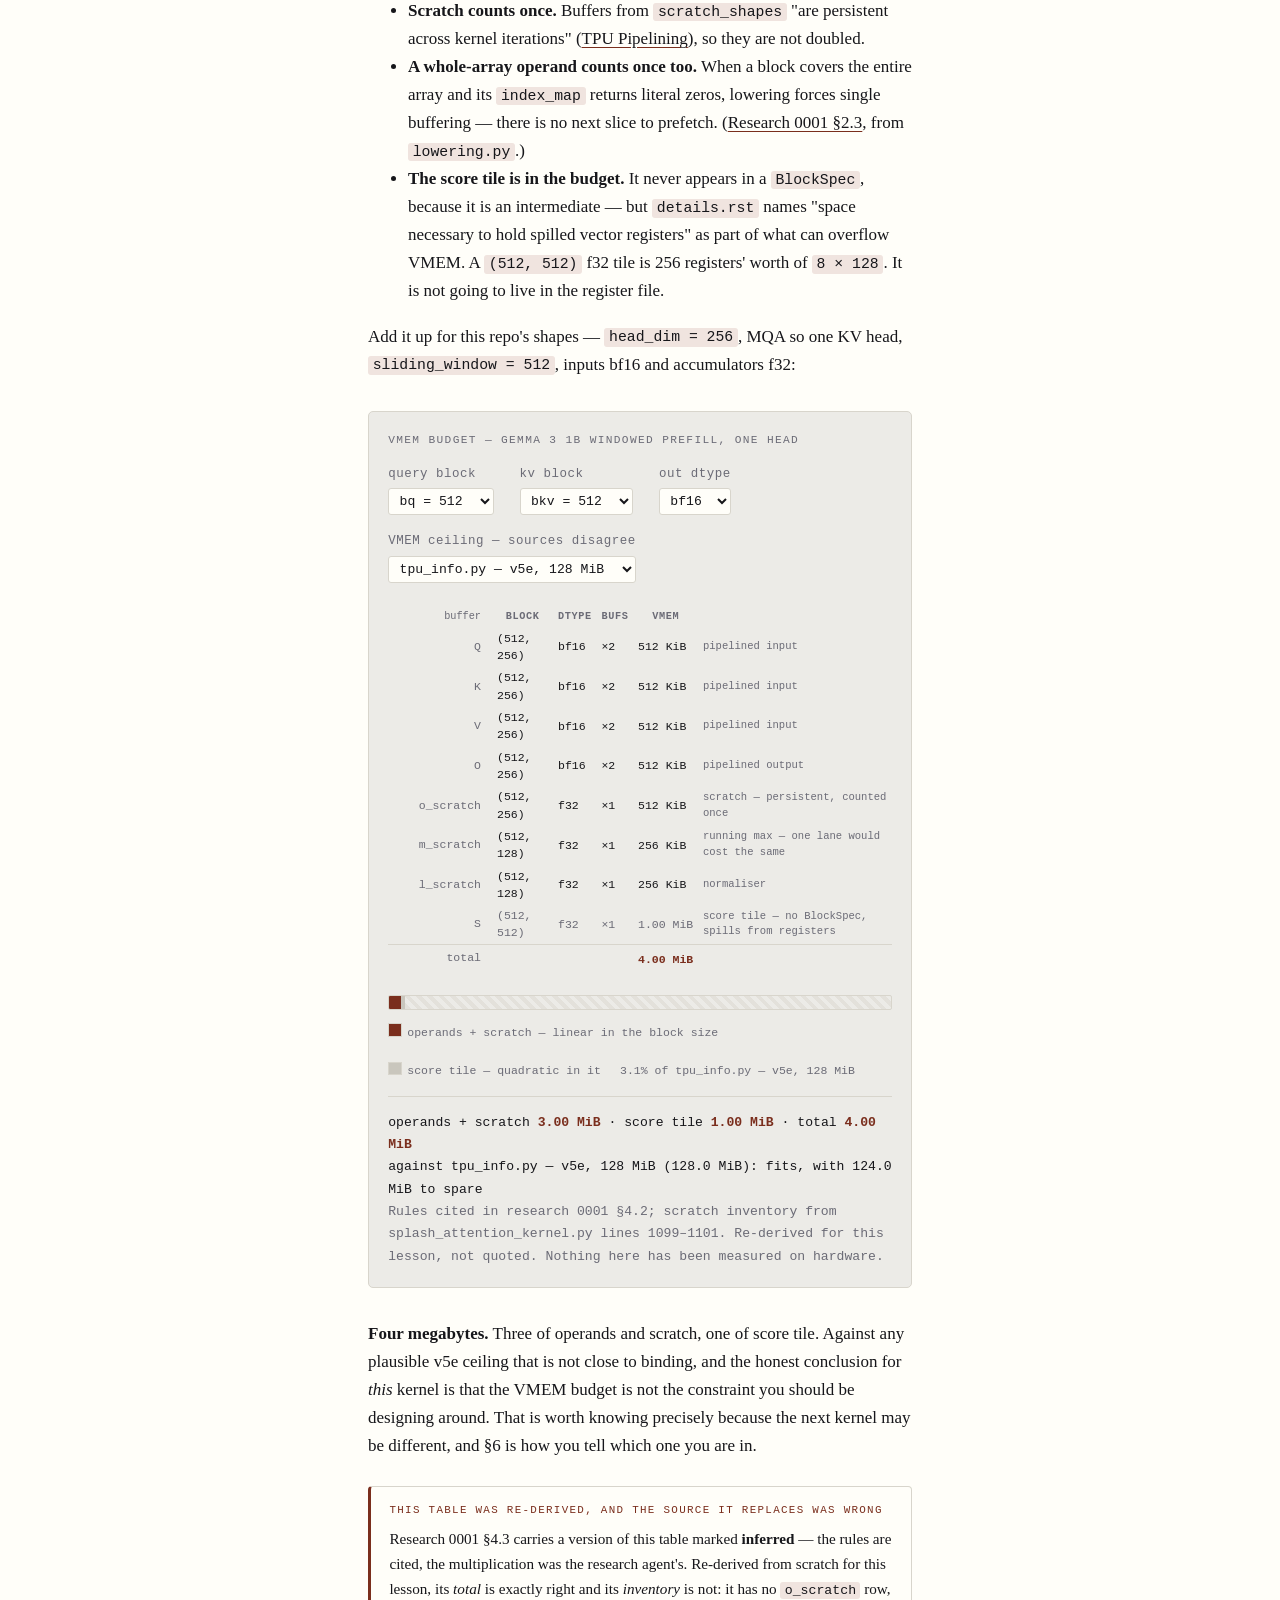
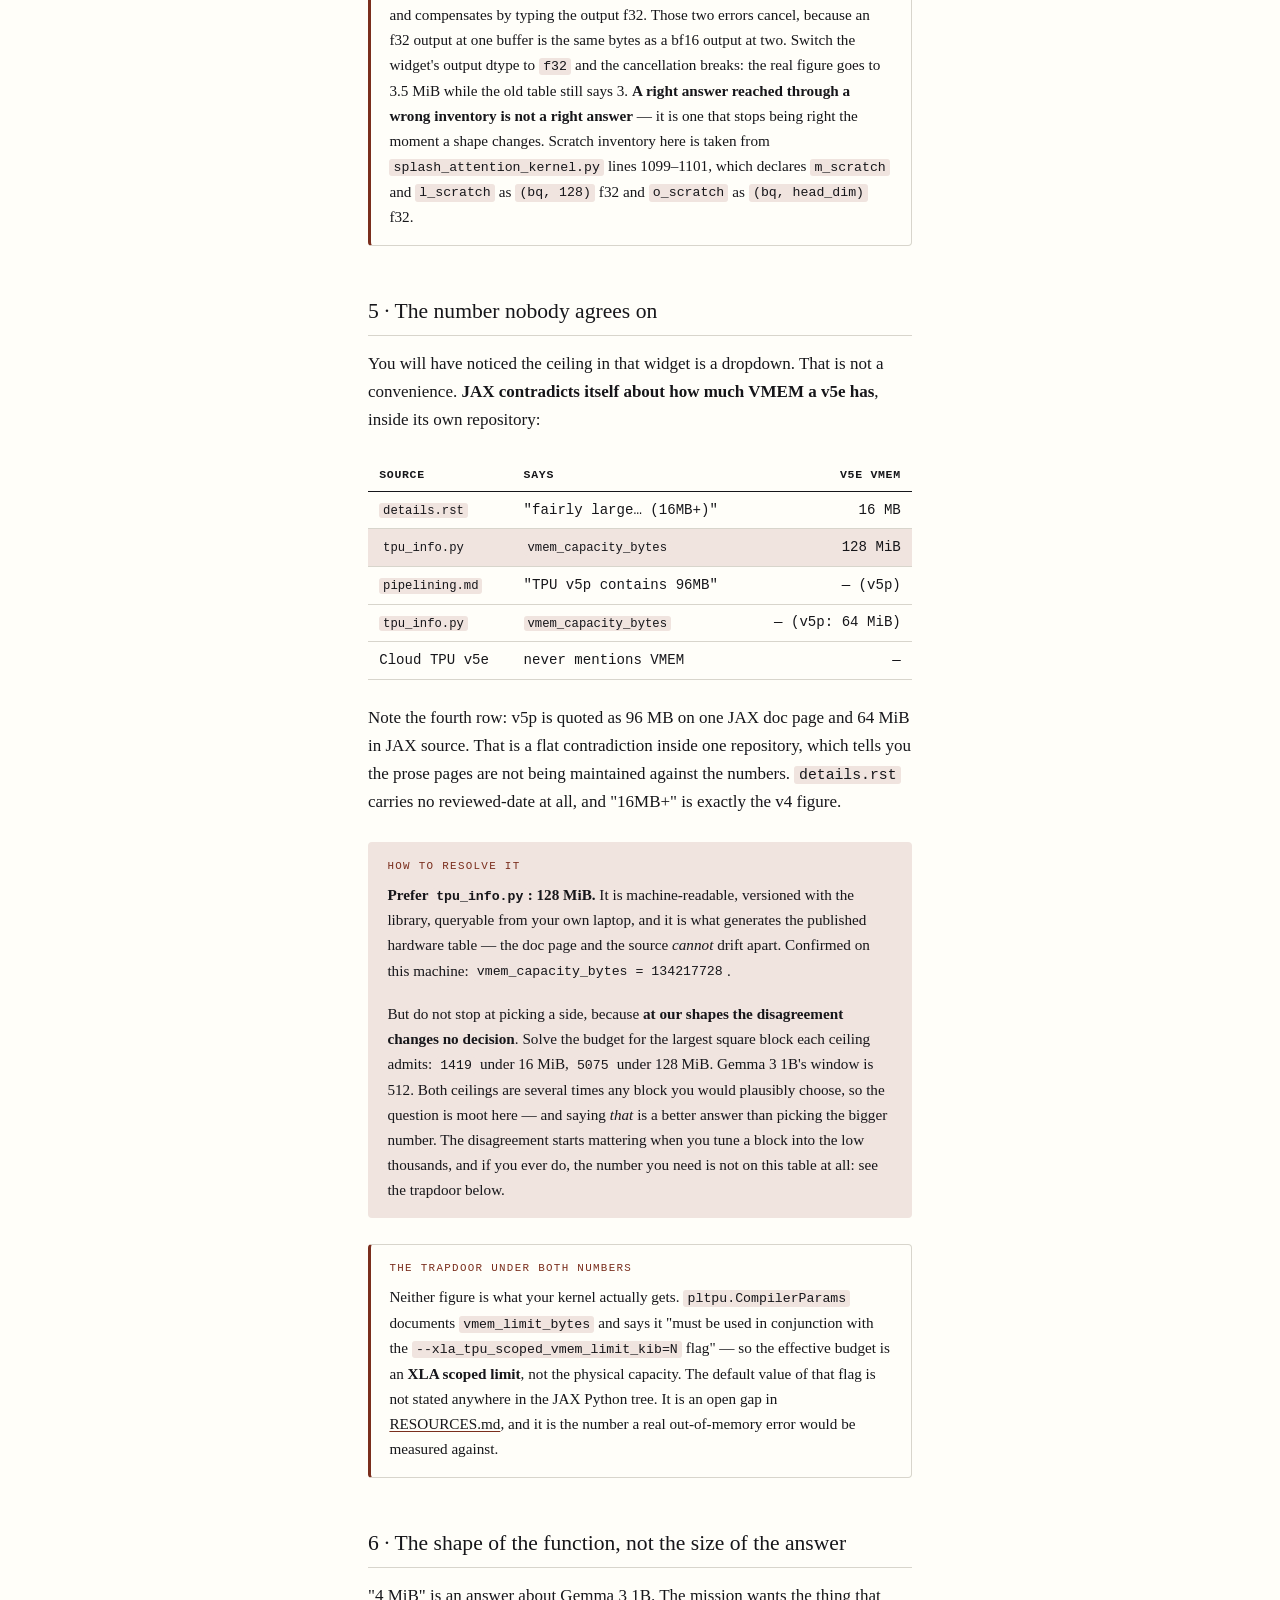
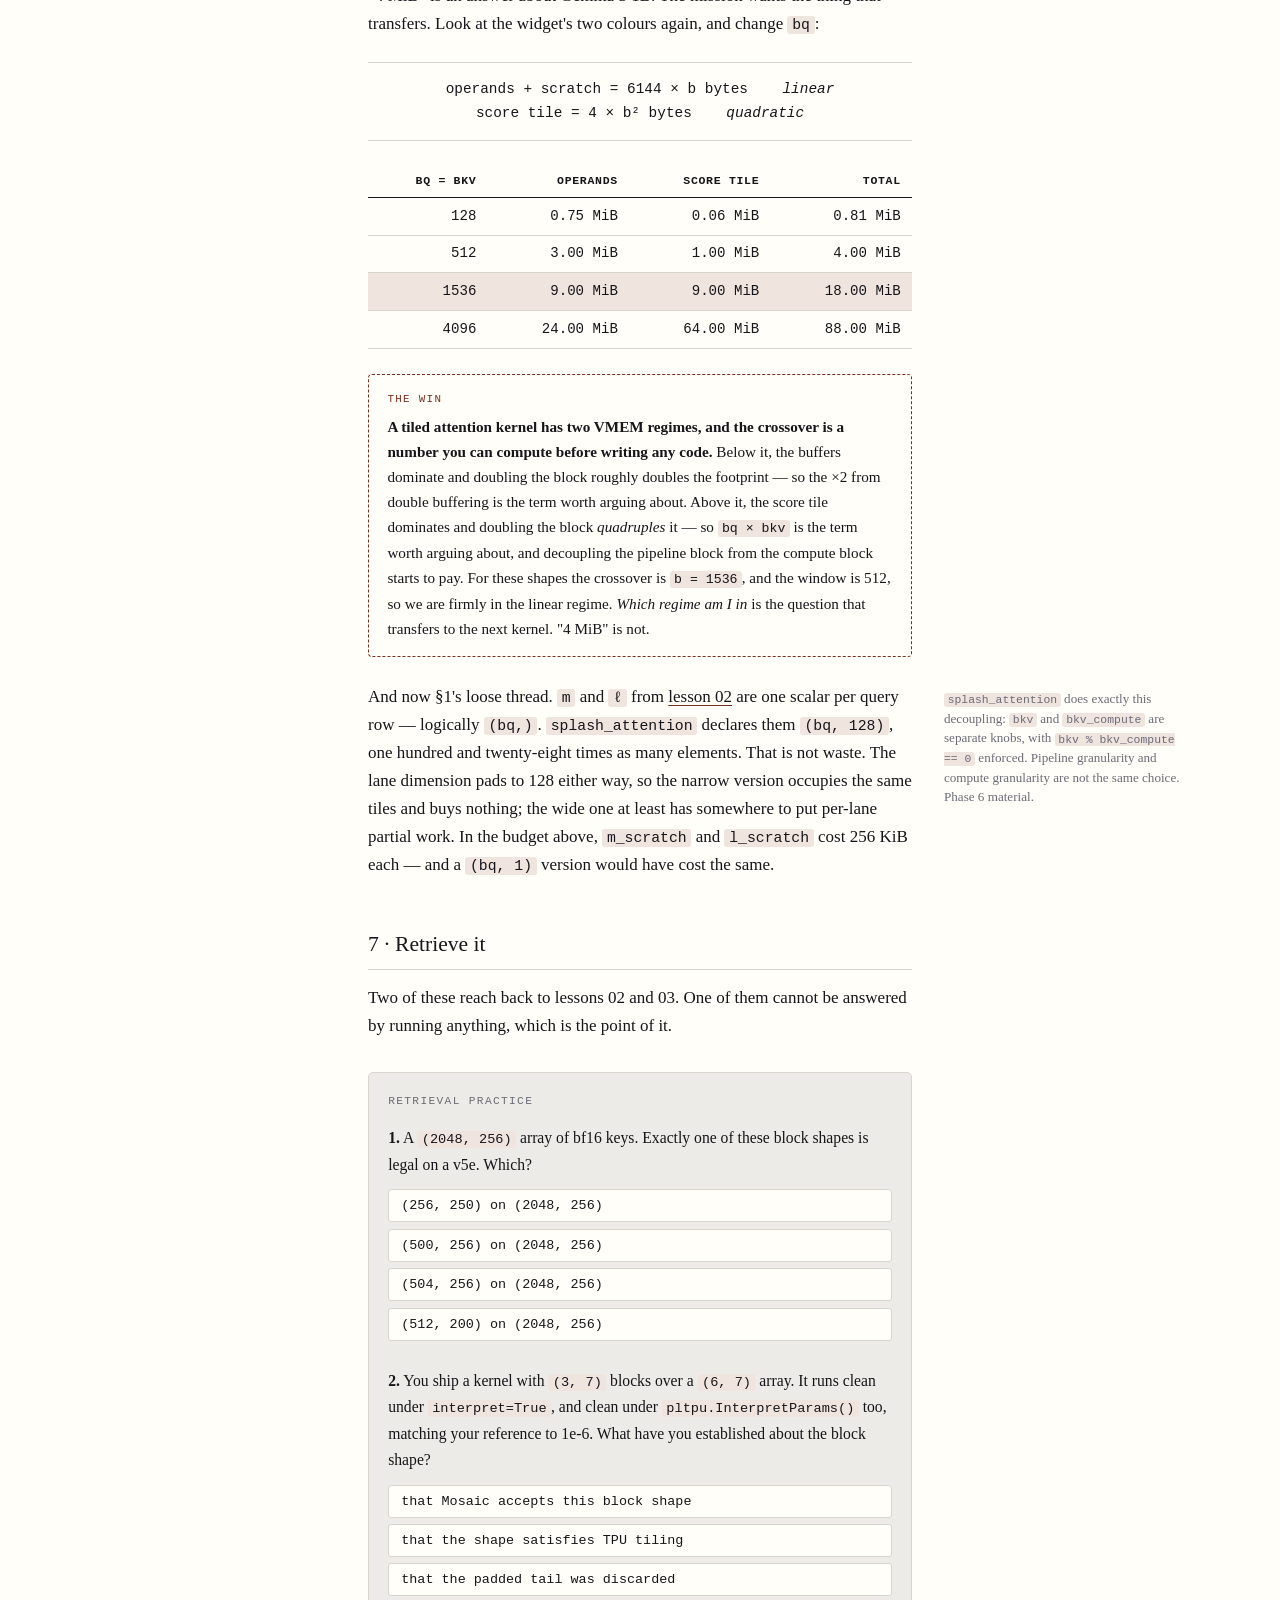
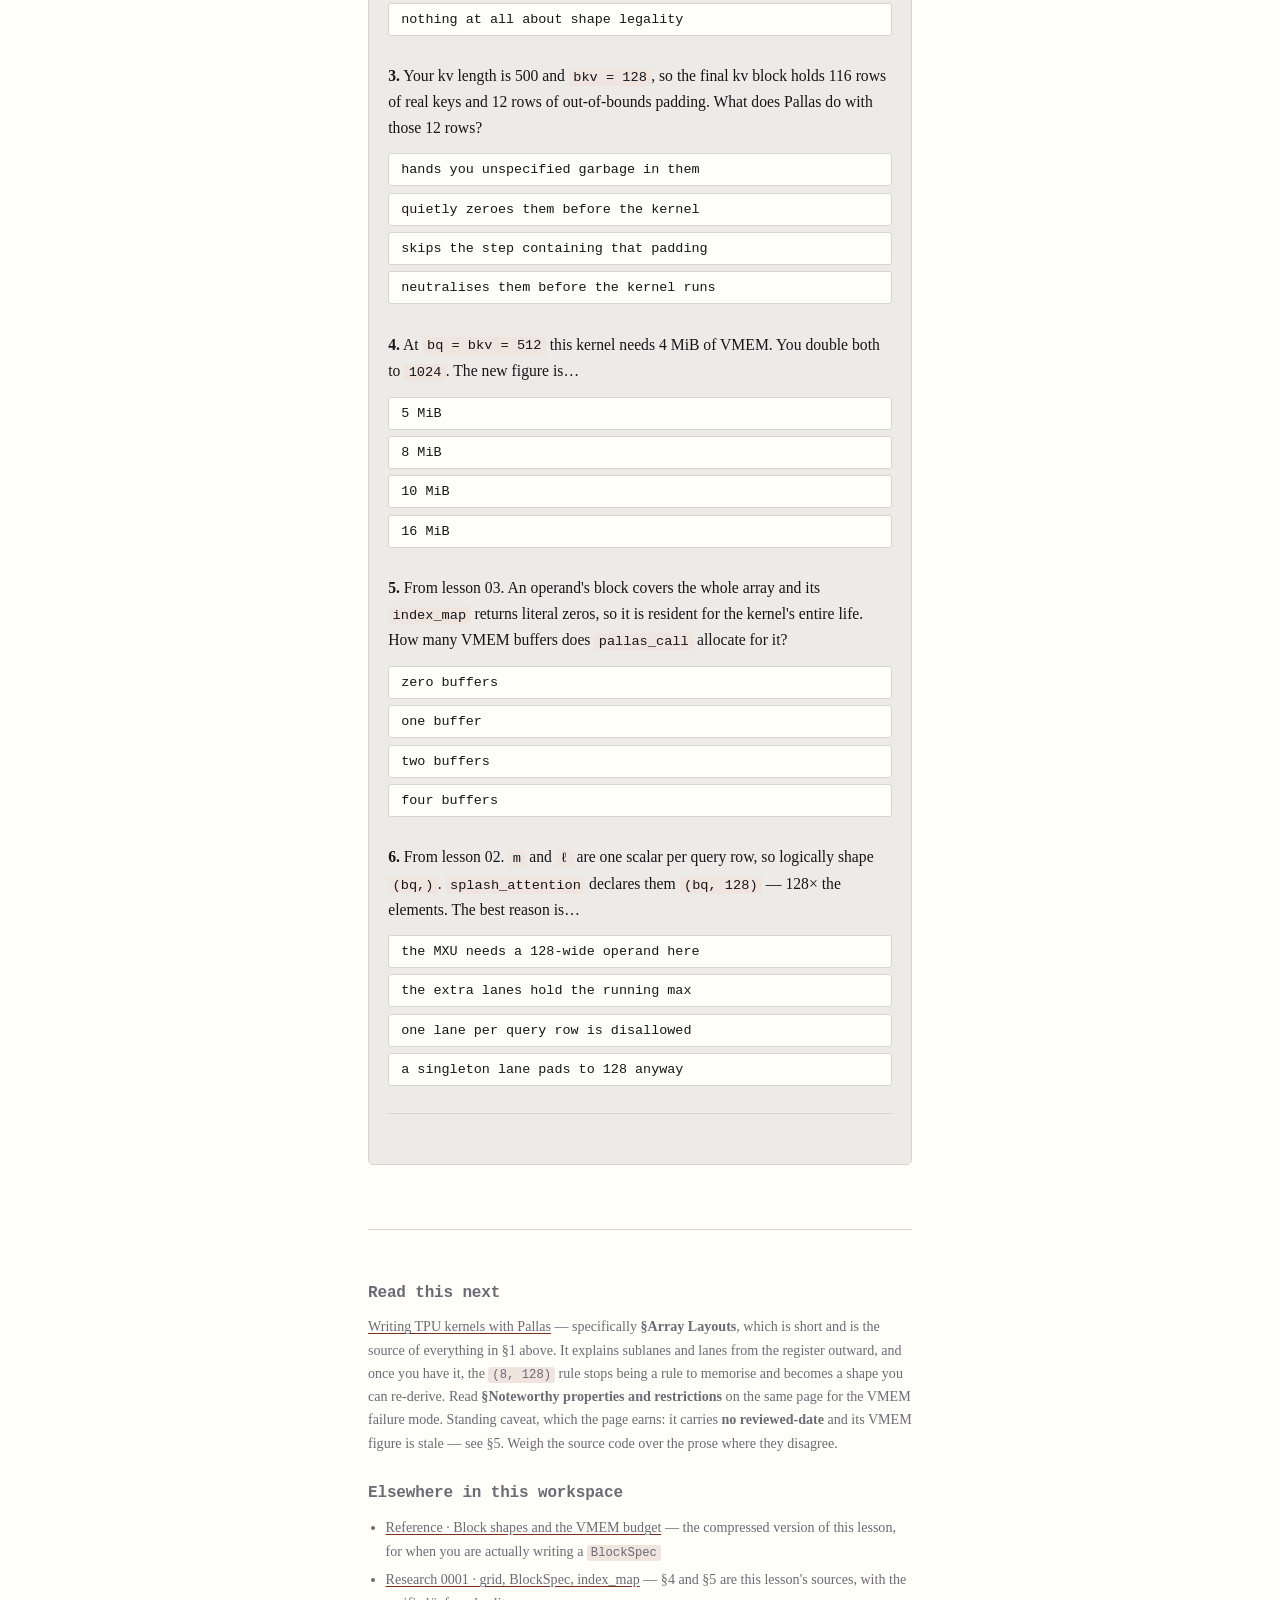
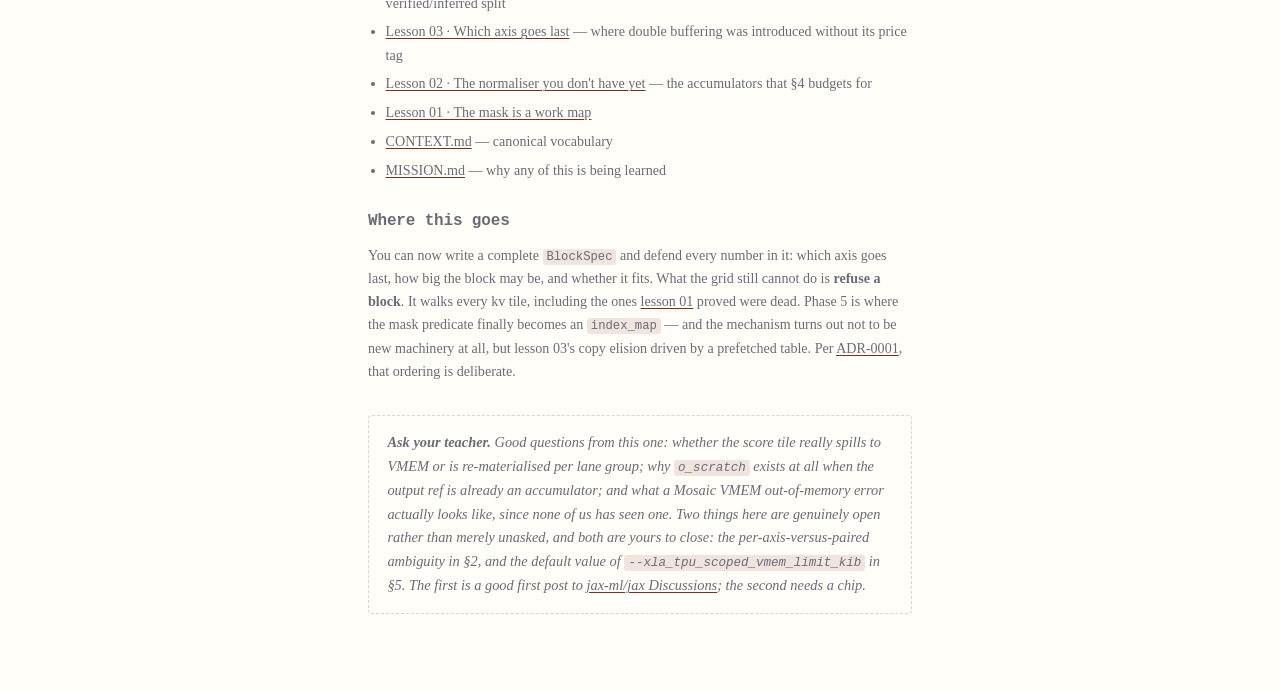
<file: lessons/0004-two-rules-your-cpu-wont-enforce.html>
<!doctype html>
<html lang="en">
<head>
<meta charset="utf-8">
<meta name="viewport" content="width=device-width, initial-scale=1">
<title>Lesson 04 · Two rules your CPU won't enforce</title>
<link rel="stylesheet" href="../assets/lesson.css">
</head>
<body>

<article class="lesson">

  <p class="eyebrow">Lesson 04 · Windowed prefill</p>
  <h1>Two rules your CPU won't enforce</h1>
  <p class="standfirst">
    <a href="0003-which-axis-goes-last.html">Lesson 03</a> took <code>(8, 128)</code> on
    faith and never asked whether the blocks fit. Both debts come due here — and both are
    checks that your only available machine will silently decline to make.
  </p>

  <p>
    You now know how to decide <i>which</i> tiles are worth loading, <i>what</i> to do with
    one when it lands, and <i>which grid axis</i> keeps an operand resident. All three are
    decisions about the block. None of them says how big the block may be.
  </p>

  <p>
    Two constraints answer that, and they have nothing in common except their failure mode:
  </p>

  <table>
    <thead>
      <tr><th>Constraint</th><th>Bites at</th><th>On CPU</th></tr>
    </thead>
    <tbody>
      <tr><td>the <code>(8, 128)</code> shape rule</td><td>Mosaic compile time</td><td>not checked</td></tr>
      <tr><td>the VMEM budget</td><td>Mosaic compile time</td><td>not checked</td></tr>
    </tbody>
  </table>

  <p>
    That third column is why this is one lesson and not two. Your workflow is
    <a href="https://github.com/denis-mil/gemma3-tpu-pallas/blob/main/MISSION.md">develop on CPU under interpret mode, validate on scarce Colab
    TPU time</a>. Both of these rules are invisible from the first half of it, so both have
    to be applied by hand, at authoring time, by you. What follows is how.
  </p>

  <h2>1 · Rule one: eight and one hundred and twenty-eight</h2>

  <blockquote>
    On TPU, only blocks with rank at least 1 are supported. Furthermore, <b>the last two
    dimensions of your block shape must be equal to the respective dimension of the overall
    array, or be divisible by 8 and 128 respectively.</b> For blocks of rank 1, the block
    dimension must be equal to the array dimension, or be a multiple of 1024, or be a power
    of 2 and at least <code>128 * (32 / bitwidth(dtype))</code>.
    <cite>— <a href="https://docs.jax.dev/en/latest/pallas/grid_blockspec.html#blockspec-a-k-a-how-to-chunk-up-inputs">Grids and BlockSpecs</a></cite>
  </blockquote>

  <p>
    Two things about that sentence before we use it. It is a <b>disjunction</b> — a block
    dimension may satisfy the rule by being divisible, <i>or</i> by simply being the whole
    array along that axis. And it constrains <b>only the last two axes</b>. Leading axes are
    free.
  </p>

  <p>The reason is not arbitrary, and the docs give it as hardware, not convention:</p>

  <blockquote>
    TPUs perform the bulk of the computation on 2D vector registers, which are typically of
    size 8x128 for 32-bit values… Pallas will only ever consider mapping the last two
    dimensions of intermediate arrays to the 8x128 vector register dimensions
    (<b>sublanes</b> and <b>lanes</b> respectively).
    <cite>— <a href="https://docs.jax.dev/en/latest/pallas/tpu/details.html#array-layouts">Writing TPU kernels with Pallas · Array Layouts</a></cite>
  </blockquote>

  <p class="sidenote">
    Confirmed on this machine rather than taken from the page:
    <code>get_tpu_info_for_chip(TPU_V5E, 1)</code> reports
    <code>num_sublanes = 8</code>, <code>num_lanes = 128</code>. The same call is what
    generates the published
    <a href="https://docs.jax.dev/en/latest/pallas/tpu/hardware.html">hardware reference
    table</a>, so the page and the source cannot disagree.
  </p>

  <p>
    So <code>8 × 128</code> is the shape of a register. A block whose trailing dimensions do
    not line up with it is not <i>rejected for tidiness</i> — it cannot be laid into
    registers without waste. And the waste is quantified:
  </p>

  <blockquote>
    all vector computation is padded up to the tile size. Adding a two 1x1 arrays costs as
    much as adding two 8x128 arrays, and adding two 8x128x1x1 arrays will be <b>1024 times
    as expensive</b> as adding two 8x128 arrays, since the 8x128x1x1 array will be padded to
    8x128x8x128.
    <cite>— same section</cite>
  </blockquote>

  <div class="win">
    <span class="note-label">The win</span>
    <p><b>The lane dimension is 128 whether you use it or not.</b> That single sentence
    explains a design smell and a design pattern at once. The smell: a trailing dimension of
    size 1 costs a full tile, so <code>(bq, 1)</code> and <code>(bq, 128)</code> occupy the
    same registers — one of them is free width you threw away. The pattern: this is why
    <code>splash_attention</code> broadcasts its rank-1 arrays out to the lane count instead
    of carrying them narrow. You will see the receipt for that in §6.</p>
  </div>

  <h2>2 · Apply it by hand, because nothing else will</h2>

  <p>
    Here is the part that matters for how you work. An illegal block shape runs perfectly
    well on your laptop:
  </p>

  <pre><code>block_shape=(3, 7) on a (6, 7) array
  interpret=True        -> ACCEPTED   shape (6, 7)
  InterpretParams()     -> ACCEPTED   shape (6, 7)</code></pre>

  <p>
    <code>3</code> is neither equal to the array's <code>6</code> nor divisible by
    <code>8</code>, so the second-minor axis is illegal. Both interpreters run it and hand
    back correct numbers.
  </p>

  <div class="warn">
    <span class="note-label">Checked in both modes, deliberately</span>
    <p>Research 0001 recorded this result under <code>interpret=True</code> only. Session 5
    found a claim in that same document that was true in one interpreter and false in the
    other, generalised to "interpret mode" — so this one was re-run in both before being
    taught. It holds in both, and so does the padding behaviour in §3. <b>The generalisation
    is safe here. It was not safe last time, and the difference is that somebody
    checked.</b></p>
  </div>

  <p>
    So <b>block-shape legality is a hardware-only check</b>, and a clean interpret-mode run
    is evidence of nothing whatsoever about it. Apply the rule yourself. This does that:
  </p>

  <div id="check"></div>

  <p class="sidenote">
    The presets walk the interesting cases: an illegal shape that runs anyway, a whole-array
    block that is legal precisely <i>because</i> it is whole, a legal Gemma-shaped query
    tile, and the one case where the rule as written does not decide.
  </p>

  <div class="warn">
    <span class="note-label">An ambiguity, flagged rather than resolved</span>
    <p>"must be equal to the respective dimension of the overall array, or be divisible by 8
    and 128 respectively" has two readings. <b>Per-axis:</b> each trailing axis independently
    either matches the array or divides. <b>Paired:</b> either both match, or both divide.
    They agree almost everywhere and disagree exactly when one axis is satisfied by equality
    and the other by divisibility — an <code>(8, 7)</code> block on a <code>(16, 7)</code>
    array is legal under the first reading and illegal under the second. The docs do not
    disambiguate, and no CPU can tell you. The checker reports it as
    <b>ambiguous</b> rather than guessing; treat it as illegal until a chip says otherwise.
    This is a good candidate for your first
    <a href="https://github.com/jax-ml/jax/discussions">jax-ml/jax Discussions</a> post —
    it is small, concrete, and genuinely undecided by the documentation.</p>
  </div>

  <h2>3 · When the block does not divide the array</h2>

  <p>
    Legality is not the same question as divisibility. A block may be perfectly legal and
    still not tile the array evenly — <code>bkv = 128</code> against a kv length of 500, say.
    Pallas permits it, and defines exactly what you get:
  </p>

  <blockquote>
    If the block shape does not divide evenly the overall shape then the last iteration on
    each axis will still receive references to blocks of <code>block_shape</code> but the
    elements that are out-of-bounds are <b>padded on input and discarded on output</b>. The
    values of the padding are <b>unspecified, and you should assume they are garbage</b>. In
    the <code>interpret=True</code> mode, we pad with NaN for floating-point values… but
    this behavior should not be depended upon.
    <cite>— <a href="https://docs.jax.dev/en/latest/pallas/grid_blockspec.html#blockspec-a-k-a-how-to-chunk-up-inputs">Grids and BlockSpecs</a></cite>
  </blockquote>

  <p>
    Verified here, in both modes, on a <code>(7, 5)</code> array of ones read through
    <code>(2, 3)</code> blocks — <code>1.0</code> where the block's last element is real,
    <code>NaN</code> where it is padding:
  </p>

  <pre><code>[[ 1. nan]
 [ 1. nan]
 [ 1. nan]
 [nan nan]]</code></pre>

  <p>
    Read two consequences off that, both of which cost people kernels:
  </p>

  <ul>
    <li><b>The grid still runs every step.</b> All eight, here. A padded block is not a
      skipped block — it is fetched, computed, and its out-of-range outputs thrown away.
      Traffic and FLOPs are paid in full.</li>
    <li><b>Padding pads the shape. It does not neutralise the values.</b> Garbage rows go
      into your <code>QKᵀ</code> like any other rows. Nothing is masked for you.</li>
  </ul>

  <p>
    That second point lands directly on <a href="0002-the-normaliser-you-dont-have-yet.html">lesson
    02</a>. A running max over a tile containing unspecified garbage is a running max over
    garbage, and one <code>+inf</code> in the padding poisons the whole query row through
    <code>α</code>. The mask is not optional decoration on top of a tiled kernel; it is what
    makes the tiling survivable.
  </p>

  <h2>4 · Rule two: the VMEM budget</h2>

  <p>
    Now the other question lesson 03 skipped. Every operand your kernel touches is a VMEM
    buffer, and <a href="0003-which-axis-goes-last.html">double buffering</a> — the thing
    that made the pipeline overlap compute with transfer — was never free. It was a factor
    of two you had not yet been asked to pay.
  </p>

  <blockquote>
    The default buffer count is <b>2</b> for all inputs and outputs.
    <cite>— <a href="https://docs.jax.dev/en/latest/pallas/tpu/pipelining.html#multiple-buffering">TPU Pipelining · Multiple Buffering</a></cite>
  </blockquote>

  <p>Which gives the whole rule, in one line per operand:</p>

  <p class="eq">
    bytes(operand) = prod(block_shape) × itemsize × buffer_count
  </p>

  <p>
    with three amendments, each of which moves real numbers:
  </p>

  <ul>
    <li><b>Scratch counts once.</b> Buffers from <code>scratch_shapes</code> "are persistent
      across kernel iterations"
      (<a href="https://docs.jax.dev/en/latest/pallas/tpu/pipelining.html#tpu-memory-spaces">TPU
      Pipelining</a>), so they are not doubled.</li>
    <li><b>A whole-array operand counts once too.</b> When a block covers the entire array
      and its <code>index_map</code> returns literal zeros, lowering forces single
      buffering — there is no next slice to prefetch.
      (<a href="https://github.com/denis-mil/gemma3-tpu-pallas/blob/main/docs/research/0001-pallas-grid-blockspec-index-map.md">Research 0001
      §2.3</a>, from <code>lowering.py</code>.)</li>
    <li><b>The score tile is in the budget.</b> It never appears in a <code>BlockSpec</code>,
      because it is an intermediate — but <code>details.rst</code> names "space necessary to
      hold spilled vector registers" as part of what can overflow VMEM. A
      <code>(512, 512)</code> f32 tile is 256 registers' worth of <code>8 × 128</code>. It is
      not going to live in the register file.</li>
  </ul>

  <p>
    Add it up for this repo's shapes — <code>head_dim = 256</code>, MQA so one KV head,
    <code>sliding_window = 512</code>, inputs bf16 and accumulators f32:
  </p>

  <div id="budget"></div>

  <p>
    <b>Four megabytes.</b> Three of operands and scratch, one of score tile. Against any
    plausible v5e ceiling that is not close to binding, and the honest conclusion for
    <i>this</i> kernel is that the VMEM budget is not the constraint you should be designing
    around. That is worth knowing precisely because the next kernel may be different, and §6
    is how you tell which one you are in.
  </p>

  <div class="warn">
    <span class="note-label">This table was re-derived, and the source it replaces was wrong</span>
    <p>Research 0001 §4.3 carries a version of this table marked <b>inferred</b> — the rules
    are cited, the multiplication was the research agent's. Re-derived from scratch for this
    lesson, its <i>total</i> is exactly right and its <i>inventory</i> is not: it has no
    <code>o_scratch</code> row, and compensates by typing the output f32. Those two errors
    cancel, because an f32 output at one buffer is the same bytes as a bf16 output at two.
    Switch the widget's output dtype to <code>f32</code> and the cancellation breaks: the
    real figure goes to 3.5 MiB while the old table still says 3. <b>A right answer reached
    through a wrong inventory is not a right answer</b> — it is one that stops being right
    the moment a shape changes. Scratch inventory here is taken from
    <code>splash_attention_kernel.py</code> lines 1099–1101, which declares
    <code>m_scratch</code> and <code>l_scratch</code> as <code>(bq, 128)</code> f32 and
    <code>o_scratch</code> as <code>(bq, head_dim)</code> f32.</p>
  </div>

  <h2>5 · The number nobody agrees on</h2>

  <p>
    You will have noticed the ceiling in that widget is a dropdown. That is not a
    convenience. <b>JAX contradicts itself about how much VMEM a v5e has</b>, inside its own
    repository:
  </p>

  <table>
    <thead><tr><th>Source</th><th>Says</th><th class="num">v5e VMEM</th></tr></thead>
    <tbody>
      <tr><td><code>details.rst</code></td><td>"fairly large… (16MB+)"</td><td class="num">16 MB</td></tr>
      <tr class="highlight"><td><code>tpu_info.py</code></td><td><code>vmem_capacity_bytes</code></td><td class="num">128 MiB</td></tr>
      <tr><td><code>pipelining.md</code></td><td>"TPU v5p contains 96MB"</td><td class="num">— (v5p)</td></tr>
      <tr><td><code>tpu_info.py</code></td><td><code>vmem_capacity_bytes</code></td><td class="num">— (v5p: 64 MiB)</td></tr>
      <tr><td>Cloud TPU v5e</td><td>never mentions VMEM</td><td class="num">—</td></tr>
    </tbody>
  </table>

  <p>
    Note the fourth row: v5p is quoted as 96 MB on one JAX doc page and 64 MiB in JAX source.
    That is a flat contradiction inside one repository, which tells you the prose pages are
    not being maintained against the numbers. <code>details.rst</code> carries no
    reviewed-date at all, and "16MB+" is exactly the v4 figure.
  </p>

  <div class="note">
    <span class="note-label">How to resolve it</span>
    <p><b>Prefer <code>tpu_info.py</code>: 128 MiB.</b> It is machine-readable, versioned
    with the library, queryable from your own laptop, and it is what generates the published
    hardware table — the doc page and the source <i>cannot</i> drift apart. Confirmed on this
    machine: <code>vmem_capacity_bytes = 134217728</code>.</p>
    <p>But do not stop at picking a side, because <b>at our shapes the disagreement changes
    no decision</b>. Solve the budget for the largest square block each ceiling admits:
    <code>1419</code> under 16 MiB, <code>5075</code> under 128 MiB. Gemma 3 1B's window is
    512. Both ceilings are several times any block you would plausibly choose, so the
    question is moot here — and saying <i>that</i> is a better answer than picking the
    bigger number. The disagreement starts mattering when you tune a block into the low
    thousands, and if you ever do, the number you need is not on this table at all: see the
    trapdoor below.</p>
  </div>

  <div class="warn">
    <span class="note-label">The trapdoor under both numbers</span>
    <p>Neither figure is what your kernel actually gets. <code>pltpu.CompilerParams</code>
    documents <code>vmem_limit_bytes</code> and says it "must be used in conjunction with the
    <code>--xla_tpu_scoped_vmem_limit_kib=N</code> flag" — so the effective budget is an
    <b>XLA scoped limit</b>, not the physical capacity. The default value of that flag is not
    stated anywhere in the JAX Python tree. It is an open gap in
    <a href="https://github.com/denis-mil/gemma3-tpu-pallas/blob/main/RESOURCES.md">RESOURCES.md</a>, and it is the number a real out-of-memory
    error would be measured against.</p>
  </div>

  <h2>6 · The shape of the function, not the size of the answer</h2>

  <p>
    "4 MiB" is an answer about Gemma 3 1B. The mission wants the thing that transfers. Look
    at the widget's two colours again, and change <code>bq</code>:
  </p>

  <p class="eq">
    operands + scratch = 6144 × b bytes &nbsp;&nbsp; <i>linear</i><br>
    score tile = 4 × b² bytes &nbsp;&nbsp; <i>quadratic</i>
  </p>

  <table>
    <thead><tr><th class="num">bq = bkv</th><th class="num">operands</th><th class="num">score tile</th><th class="num">total</th></tr></thead>
    <tbody>
      <tr><td class="num">128</td><td class="num">0.75 MiB</td><td class="num">0.06 MiB</td><td class="num">0.81 MiB</td></tr>
      <tr><td class="num">512</td><td class="num">3.00 MiB</td><td class="num">1.00 MiB</td><td class="num">4.00 MiB</td></tr>
      <tr class="highlight"><td class="num">1536</td><td class="num">9.00 MiB</td><td class="num">9.00 MiB</td><td class="num">18.00 MiB</td></tr>
      <tr><td class="num">4096</td><td class="num">24.00 MiB</td><td class="num">64.00 MiB</td><td class="num">88.00 MiB</td></tr>
    </tbody>
  </table>

  <div class="win">
    <span class="note-label">The win</span>
    <p><b>A tiled attention kernel has two VMEM regimes, and the crossover is a number you
    can compute before writing any code.</b> Below it, the buffers dominate and doubling the
    block roughly doubles the footprint — so the ×2 from double buffering is the term worth
    arguing about. Above it, the score tile dominates and doubling the block <i>quadruples</i>
    it — so <code>bq × bkv</code> is the term worth arguing about, and decoupling the
    pipeline block from the compute block starts to pay. For these shapes the crossover is
    <code>b = 1536</code>, and the window is 512, so we are firmly in the linear regime.
    <i>Which regime am I in</i> is the question that transfers to the next kernel. "4 MiB" is
    not.</p>
  </div>

  <p class="sidenote">
    <code>splash_attention</code> does exactly this decoupling: <code>bkv</code> and
    <code>bkv_compute</code> are separate knobs, with <code>bkv % bkv_compute == 0</code>
    enforced. Pipeline granularity and compute granularity are not the same choice. Phase 6
    material.
  </p>

  <p>
    And now §1's loose thread. <code>m</code> and <code>ℓ</code> from
    <a href="0002-the-normaliser-you-dont-have-yet.html">lesson 02</a> are one scalar per
    query row — logically <code>(bq,)</code>. <code>splash_attention</code> declares them
    <code>(bq, 128)</code>, one hundred and twenty-eight times as many elements. That is not
    waste. The lane dimension pads to 128 either way, so the narrow version occupies the same
    tiles and buys nothing; the wide one at least has somewhere to put per-lane partial work.
    In the budget above, <code>m_scratch</code> and <code>l_scratch</code> cost 256 KiB each
    — and a <code>(bq, 1)</code> version would have cost the same.
  </p>

  <h2>7 · Retrieve it</h2>

  <p>
    Two of these reach back to lessons 02 and 03. One of them cannot be answered by running
    anything, which is the point of it.
  </p>

  <div id="quiz"></div>

</article>

<footer class="footer">

  <h3>Read this next</h3>
  <p>
    <a href="https://docs.jax.dev/en/latest/pallas/tpu/details.html">Writing TPU kernels with
    Pallas</a> — specifically <b>§Array Layouts</b>, which is short and is the source of
    everything in §1 above. It explains sublanes and lanes from the register outward, and
    once you have it, the <code>(8, 128)</code> rule stops being a rule to memorise and
    becomes a shape you can re-derive. Read <b>§Noteworthy properties and restrictions</b> on
    the same page for the VMEM failure mode. Standing caveat, which the page earns: it
    carries <b>no reviewed-date</b> and its VMEM figure is stale — see §5. Weigh the source
    code over the prose where they disagree.
  </p>

  <h3>Elsewhere in this workspace</h3>
  <ul>
    <li><a href="../reference/block-shapes-and-vmem.html">Reference · Block shapes and the VMEM budget</a> — the compressed version of this lesson, for when you are actually writing a <code>BlockSpec</code></li>
    <li><a href="https://github.com/denis-mil/gemma3-tpu-pallas/blob/main/docs/research/0001-pallas-grid-blockspec-index-map.md">Research 0001 · grid, BlockSpec, index_map</a> — §4 and §5 are this lesson's sources, with the verified/inferred split</li>
    <li><a href="0003-which-axis-goes-last.html">Lesson 03 · Which axis goes last</a> — where double buffering was introduced without its price tag</li>
    <li><a href="0002-the-normaliser-you-dont-have-yet.html">Lesson 02 · The normaliser you don't have yet</a> — the accumulators that §4 budgets for</li>
    <li><a href="0001-the-mask-is-a-work-map.html">Lesson 01 · The mask is a work map</a></li>
    <li><a href="https://github.com/denis-mil/gemma3-tpu-pallas/blob/main/CONTEXT.md">CONTEXT.md</a> — canonical vocabulary</li>
    <li><a href="https://github.com/denis-mil/gemma3-tpu-pallas/blob/main/MISSION.md">MISSION.md</a> — why any of this is being learned</li>
  </ul>

  <h3>Where this goes</h3>
  <p>
    You can now write a complete <code>BlockSpec</code> and defend every number in it: which
    axis goes last, how big the block may be, and whether it fits. What the grid still cannot
    do is <b>refuse a block</b>. It walks every kv tile, including the ones
    <a href="0001-the-mask-is-a-work-map.html">lesson 01</a> proved were dead. Phase 5 is
    where the mask predicate finally becomes an <code>index_map</code> — and the mechanism
    turns out not to be new machinery at all, but lesson 03's copy elision driven by a
    prefetched table. Per
    <a href="https://github.com/denis-mil/gemma3-tpu-pallas/blob/main/docs/adr/0001-windowed-prefill-as-the-optimisation-target.md">ADR-0001</a>,
    that ordering is deliberate.
  </p>

  <div class="ask">
    <b>Ask your teacher.</b> Good questions from this one: whether the score tile really
    spills to VMEM or is re-materialised per lane group; why <code>o_scratch</code> exists at
    all when the output ref is already an accumulator; and what a Mosaic VMEM
    out-of-memory error actually looks like, since none of us has seen one. Two things here
    are <i>genuinely open</i> rather than merely unasked, and both are yours to close: the
    per-axis-versus-paired ambiguity in §2, and the default value of
    <code>--xla_tpu_scoped_vmem_limit_kib</code> in §5. The first is a good first post to
    <a href="https://github.com/jax-ml/jax/discussions">jax-ml/jax Discussions</a>; the
    second needs a chip.
  </div>

</footer>

<script src="../assets/block-shape-check.js"></script>
<script src="../assets/vmem-budget.js"></script>
<script src="../assets/quiz.js"></script>
<script>
BlockShapeCheck.mount('#check', {
  title: 'Block-shape rule — the check no CPU will do for you',
  array: [6, 7],
  block: [3, 7],
  dtype: 'bf16',
  presets: [
    { label: 'illegal, runs anyway', array: [6, 7], block: [3, 7] },
    { label: 'whole array', array: [6, 7], block: [6, 7] },
    { label: 'Gemma Q tile', array: [2048, 256], block: [512, 256] },
    { label: 'off by four', array: [2048, 256], block: [500, 256] },
    { label: 'does not divide', array: [500, 256], block: [128, 256] },
    { label: 'the ambiguous case', array: [16, 7], block: [8, 7] }
  ]
});

var HEAD_DIM = 256, LANES = 128;

VmemBudget.mount('#budget', {
  title: 'VMEM budget — Gemma 3 1B windowed prefill, one head',
  params: [
    { name: 'bq',  label: 'query block',  values: [128, 256, 512, 1024, 2048], value: 512 },
    { name: 'bkv', label: 'kv block',     values: [128, 256, 512, 1024, 2048], value: 512 }
  ],
  dtypes: { out: ['bf16', 'f32'] },
  ceilings: [
    { label: 'tpu_info.py — v5e, 128 MiB', bytes: 128 * 1024 * 1024 },
    { label: 'details.rst — "16MB+"', bytes: 16 * 1024 * 1024 }
  ],
  operands: [
    { name: 'Q', elements: function (p) { return p.bq * HEAD_DIM; },
      shape: function (p) { return '(' + p.bq + ', 256)'; },
      dtype: 'bf16', buffers: 2, note: 'pipelined input' },
    { name: 'K', elements: function (p) { return p.bkv * HEAD_DIM; },
      shape: function (p) { return '(' + p.bkv + ', 256)'; },
      dtype: 'bf16', buffers: 2, note: 'pipelined input' },
    { name: 'V', elements: function (p) { return p.bkv * HEAD_DIM; },
      shape: function (p) { return '(' + p.bkv + ', 256)'; },
      dtype: 'bf16', buffers: 2, note: 'pipelined input' },
    { name: 'O', elements: function (p) { return p.bq * HEAD_DIM; },
      shape: function (p) { return '(' + p.bq + ', 256)'; },
      dtype: function (p) { return p.out; }, buffers: 2, note: 'pipelined output' },
    { name: 'o_scratch', elements: function (p) { return p.bq * HEAD_DIM; },
      shape: function (p) { return '(' + p.bq + ', 256)'; },
      dtype: 'f32', buffers: 1, note: 'scratch — persistent, counted once' },
    { name: 'm_scratch', elements: function (p) { return p.bq * LANES; },
      shape: function (p) { return '(' + p.bq + ', 128)'; },
      dtype: 'f32', buffers: 1, note: 'running max — one lane would cost the same' },
    { name: 'l_scratch', elements: function (p) { return p.bq * LANES; },
      shape: function (p) { return '(' + p.bq + ', 128)'; },
      dtype: 'f32', buffers: 1, note: 'normaliser' },
    { name: 'S', elements: function (p) { return p.bq * p.bkv; },
      shape: function (p) { return '(' + p.bq + ', ' + p.bkv + ')'; },
      dtype: 'f32', buffers: 1, quadratic: true,
      note: 'score tile — no BlockSpec, spills from registers' }
  ],
  footnote: 'Rules cited in research 0001 §4.2; scratch inventory from ' +
            'splash_attention_kernel.py lines 1099–1101. Re-derived for this lesson, ' +
            'not quoted. Nothing here has been measured on hardware.'
});

Quiz.mount('#quiz', {
  title: 'Retrieval practice',
  questions: [
    {
      stem: 'A <code>(2048, 256)</code> array of bf16 keys. Exactly one of these block shapes is legal on a v5e. Which?',
      options: ['(256, 250) on (2048, 256)',
                '(500, 256) on (2048, 256)',
                '(504, 256) on (2048, 256)',
                '(512, 200) on (2048, 256)'],
      answer: 2,
      why: 'Take the trailing axes one at a time. <b>(504, 256):</b> 504 = 8×63 so the second-minor divides, and 256 <i>is</i> the array\'s last dimension, so the minor axis satisfies the rule by equality. Legal. <b>(500, 256):</b> 500 = 8×62.5. Four short. <b>(512, 200)</b> and <b>(256, 250):</b> the second-minor is fine in both, but 200 and 250 are neither equal to 256 nor divisible by 128. The trap in all three is assuming "close to a nice number" is the rule — the rule is divisibility, and 500 is not 504.'
    },
    {
      stem: 'You ship a kernel with <code>(3, 7)</code> blocks over a <code>(6, 7)</code> array. It runs clean under <code>interpret=True</code>, and clean under <code>pltpu.InterpretParams()</code> too, matching your reference to 1e-6. What have you established about the block shape?',
      options: ['that Mosaic accepts this block shape',
                'that the shape satisfies TPU tiling',
                'that the padded tail was discarded',
                'nothing at all about shape legality'],
      answer: 3,
      why: 'Nothing. Both interpreters allocate ordinary host arrays; neither models sublanes or lanes, so neither can reject a shape for failing to tile into them. Legality is checked by Mosaic, at compile time, on hardware — and 3 is neither 6 nor a multiple of 8. Two agreeing interpreters do not make a quorum when both are the same kind of wrong. <b>Note what makes this question answerable: naming the thing you ran.</b> "It passed" is not a result. "It passed under two interpreters, neither of which models the register file" is.'
    },
    {
      stem: 'Your kv length is 500 and <code>bkv = 128</code>, so the final kv block holds 116 rows of real keys and 12 rows of out-of-bounds padding. What does Pallas do with those 12 rows?',
      options: ['hands you unspecified garbage in them',
                'quietly zeroes them before the kernel',
                'skips the step containing that padding',
                'neutralises them before the kernel runs'],
      answer: 0,
      why: '"The values of the padding are unspecified, and you should assume they are garbage." Interpret mode fills them with NaN as a courtesy and the docs say outright not to depend on it — on hardware you get whatever was there. The step is <i>not</i> skipped: it is fetched, computed, and its out-of-range outputs discarded, so you pay the traffic and the FLOPs regardless. <b>Padding pads the shape; masking neutralises the values; they are different jobs and only one of them is done for you.</b> Feed garbage scores into lesson 02\'s running max and one <code>+inf</code> takes the whole query row with it.'
    },
    {
      stem: 'At <code>bq = bkv = 512</code> this kernel needs 4 MiB of VMEM. You double both to <code>1024</code>. The new figure is…',
      options: ['5 MiB', '8 MiB', '10 MiB', '16 MiB'],
      answer: 2,
      why: '10 MiB, because the footprint is not one term. The operand and scratch buffers are <b>linear</b> in the block size — 3 MiB doubles to 6. The score tile is <code>bq × bkv</code>, so it is <b>quadratic</b> — 1 MiB quadruples to 4. Total 10. Neither 8 (assuming everything is linear) nor 16 (assuming everything is quadratic) is right, and which mistake you would have made tells you which term you were not tracking. Push far enough and the quadratic term wins outright: the two are equal at <code>b = 1536</code>.'
    },
    {
      stem: 'From lesson 03. An operand\'s block covers the whole array and its <code>index_map</code> returns literal zeros, so it is resident for the kernel\'s entire life. How many VMEM buffers does <code>pallas_call</code> allocate for it?',
      options: ['zero buffers', 'one buffer', 'two buffers', 'four buffers'],
      answer: 1,
      why: 'One. Double buffering exists so a fetch for step <i>i+1</i> can overlap the compute for step <i>i</i> — but if the block never changes there is no next slice to fetch, and the second buffer would sit idle forever. Lowering detects exactly this case (<code>has_trivial_window</code>: "block shape is same as the array shape and index_map returns 0s") and forces single buffering. So the residency you learned to engineer in lesson 03 also <i>halves</i> that operand\'s VMEM cost, which is why <code>splash_attention</code>\'s <code>m</code>, <code>ℓ</code> and <code>o</code> scratch are specified that way.'
    },
    {
      stem: 'From lesson 02. <code>m</code> and <code>ℓ</code> are one scalar per query row, so logically shape <code>(bq,)</code>. <code>splash_attention</code> declares them <code>(bq, 128)</code> — 128× the elements. The best reason is…',
      options: ['the MXU needs a 128-wide operand here',
                'the extra lanes hold the running max',
                'one lane per query row is disallowed',
                'a singleton lane pads to 128 anyway'],
      answer: 3,
      why: 'It is free. The last two array dimensions are mapped onto the 8×128 vector registers, and everything is "padded up to the tile size" — so a <code>(bq, 1)</code> array occupies exactly the tiles a <code>(bq, 128)</code> one does. The narrow version costs the same and gives you nothing. Not "disallowed": a trailing dimension of 1 is perfectly legal when the array dimension is also 1 — it is merely wasteful, which is a different complaint. And not the MXU: this is the vector unit\'s register layout, not a matmul operand. The general form is a design smell worth recognising — <b>a singleton trailing dimension is width you have already paid for and declined to use.</b>'
    }
  ]
});
</script>

</body>
</html>
</file>
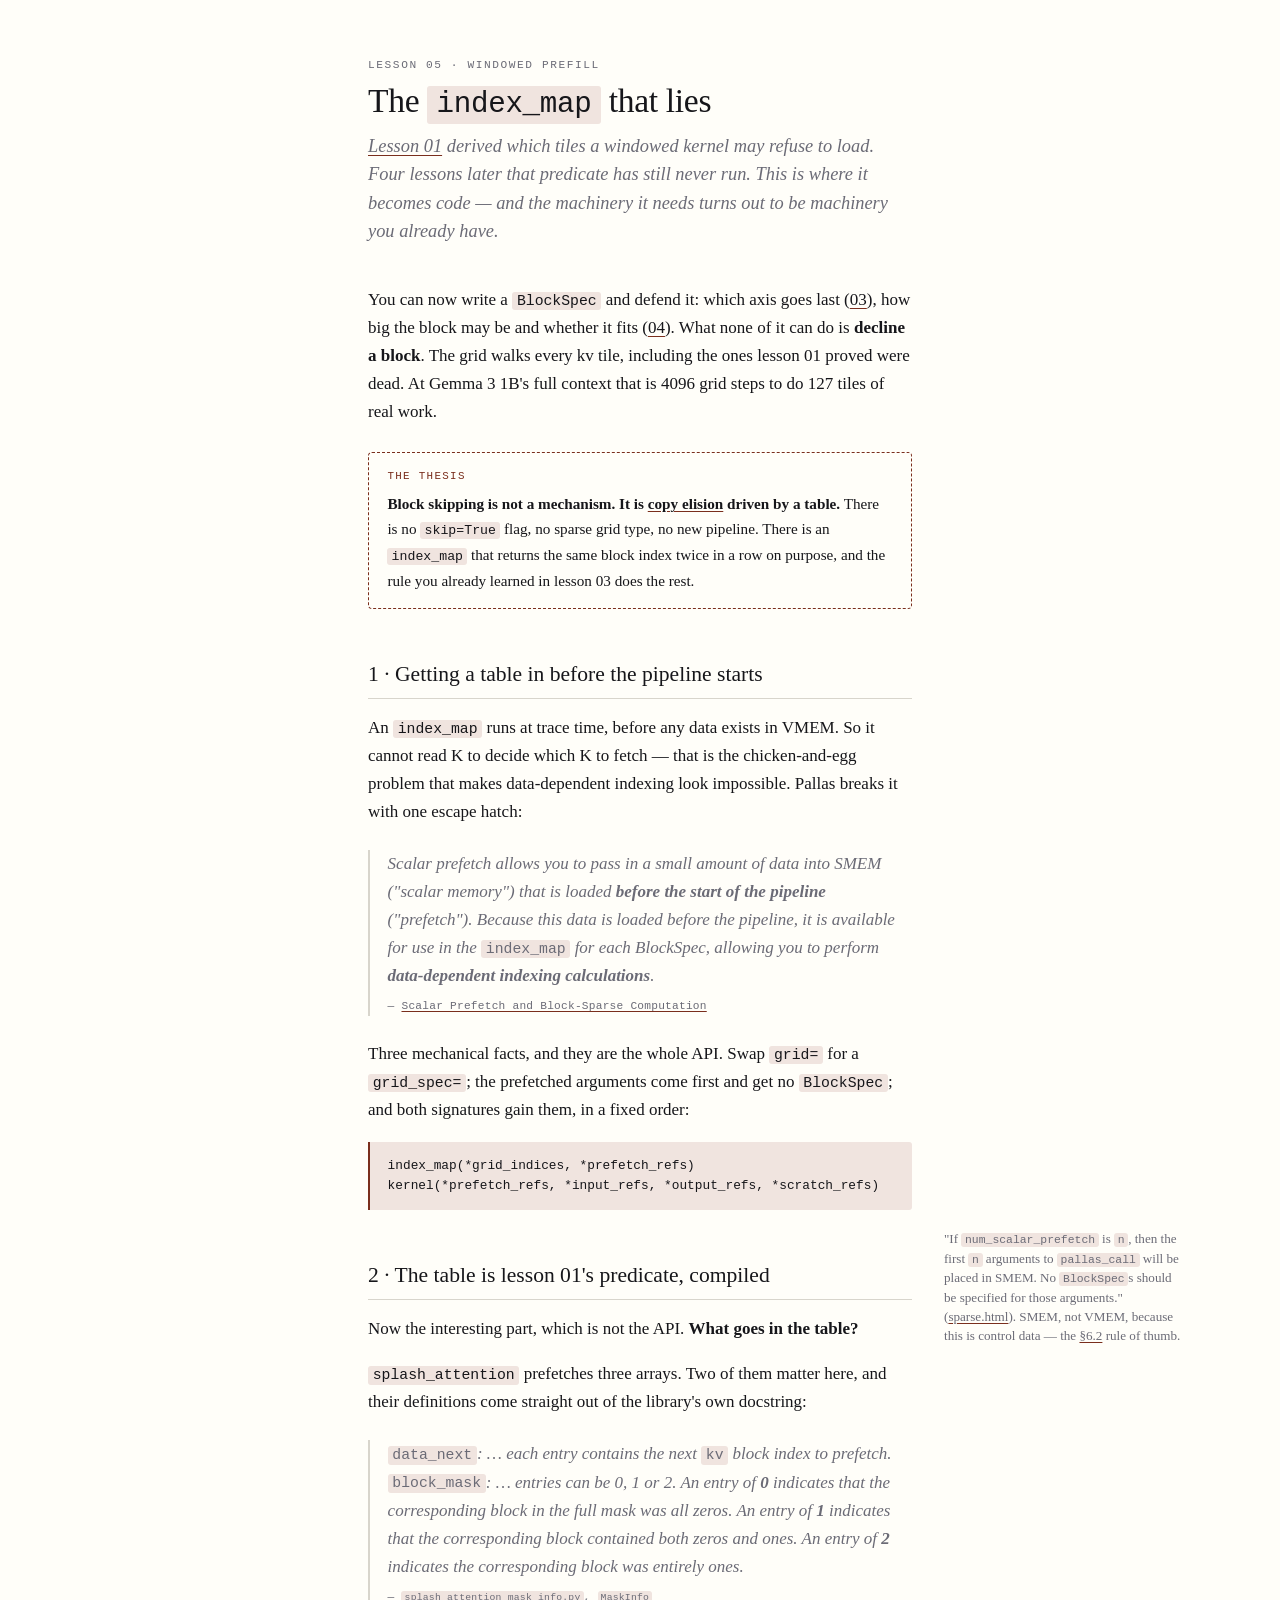
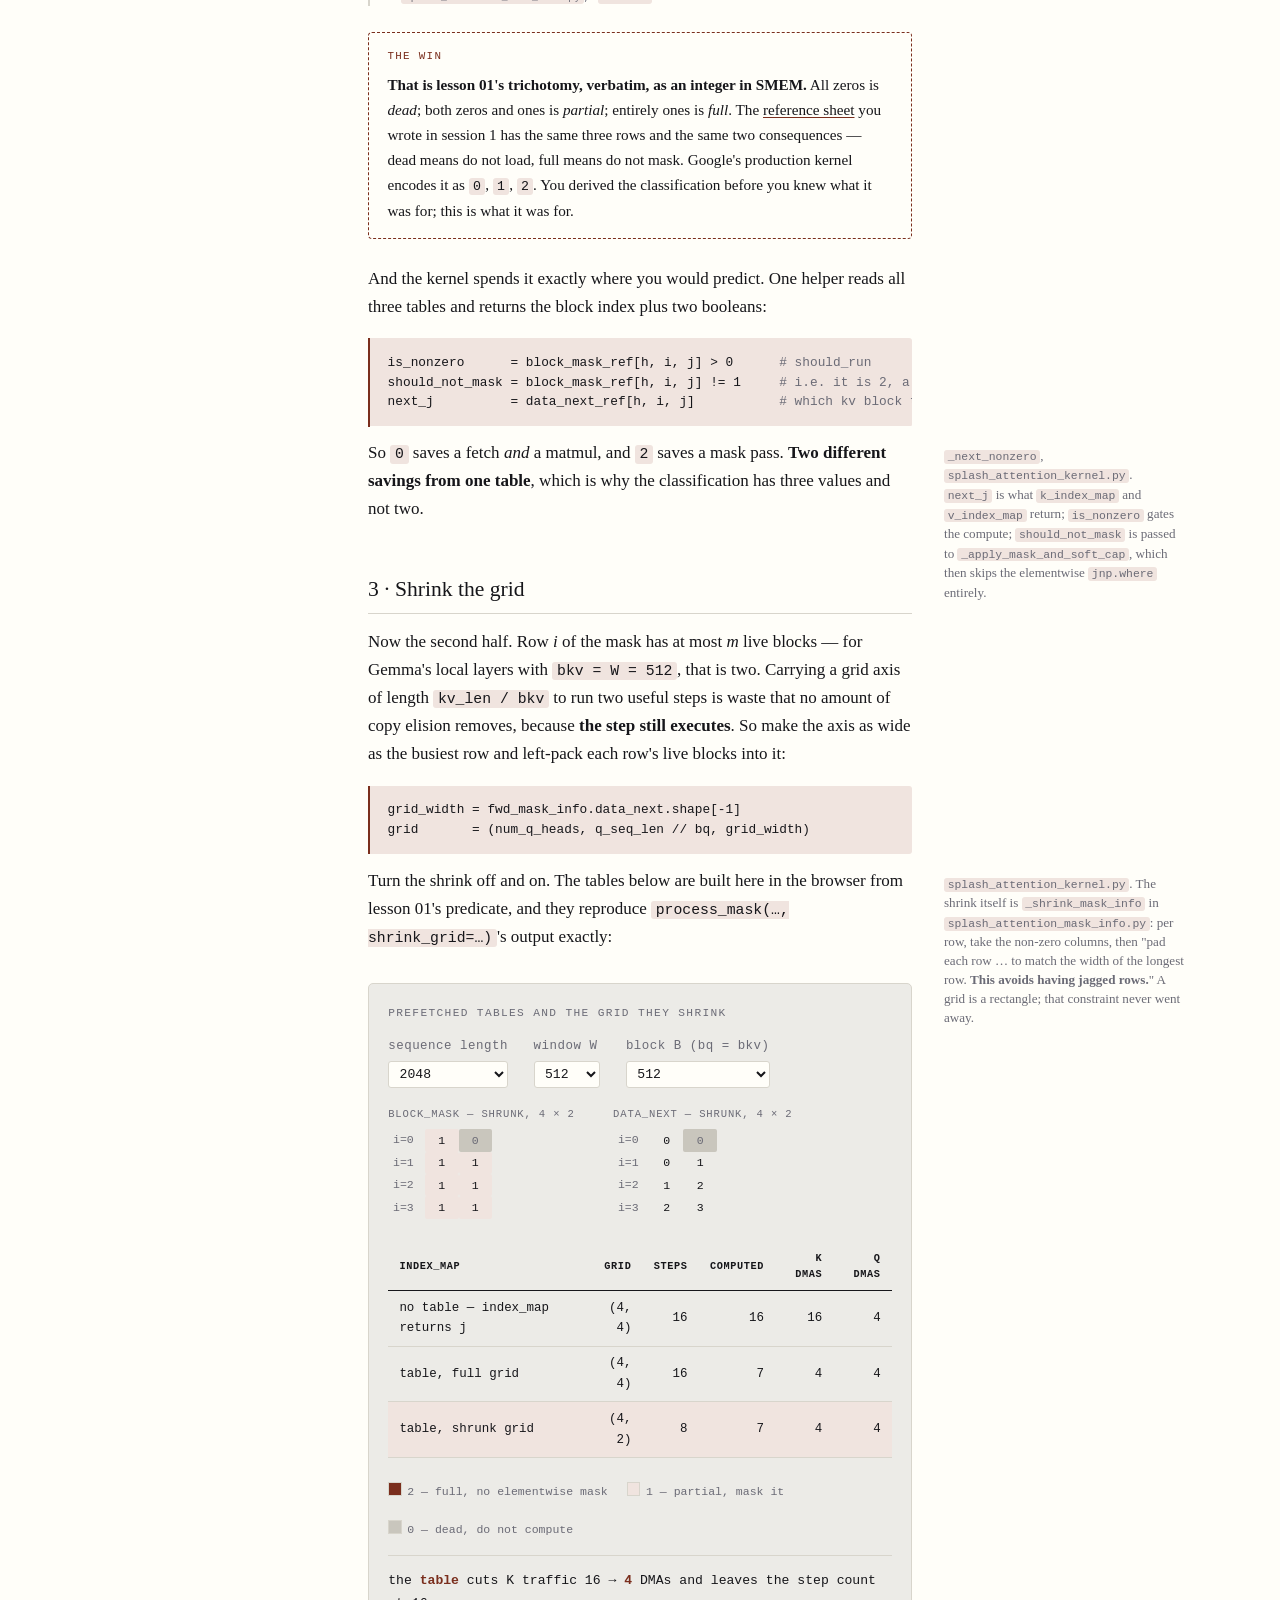
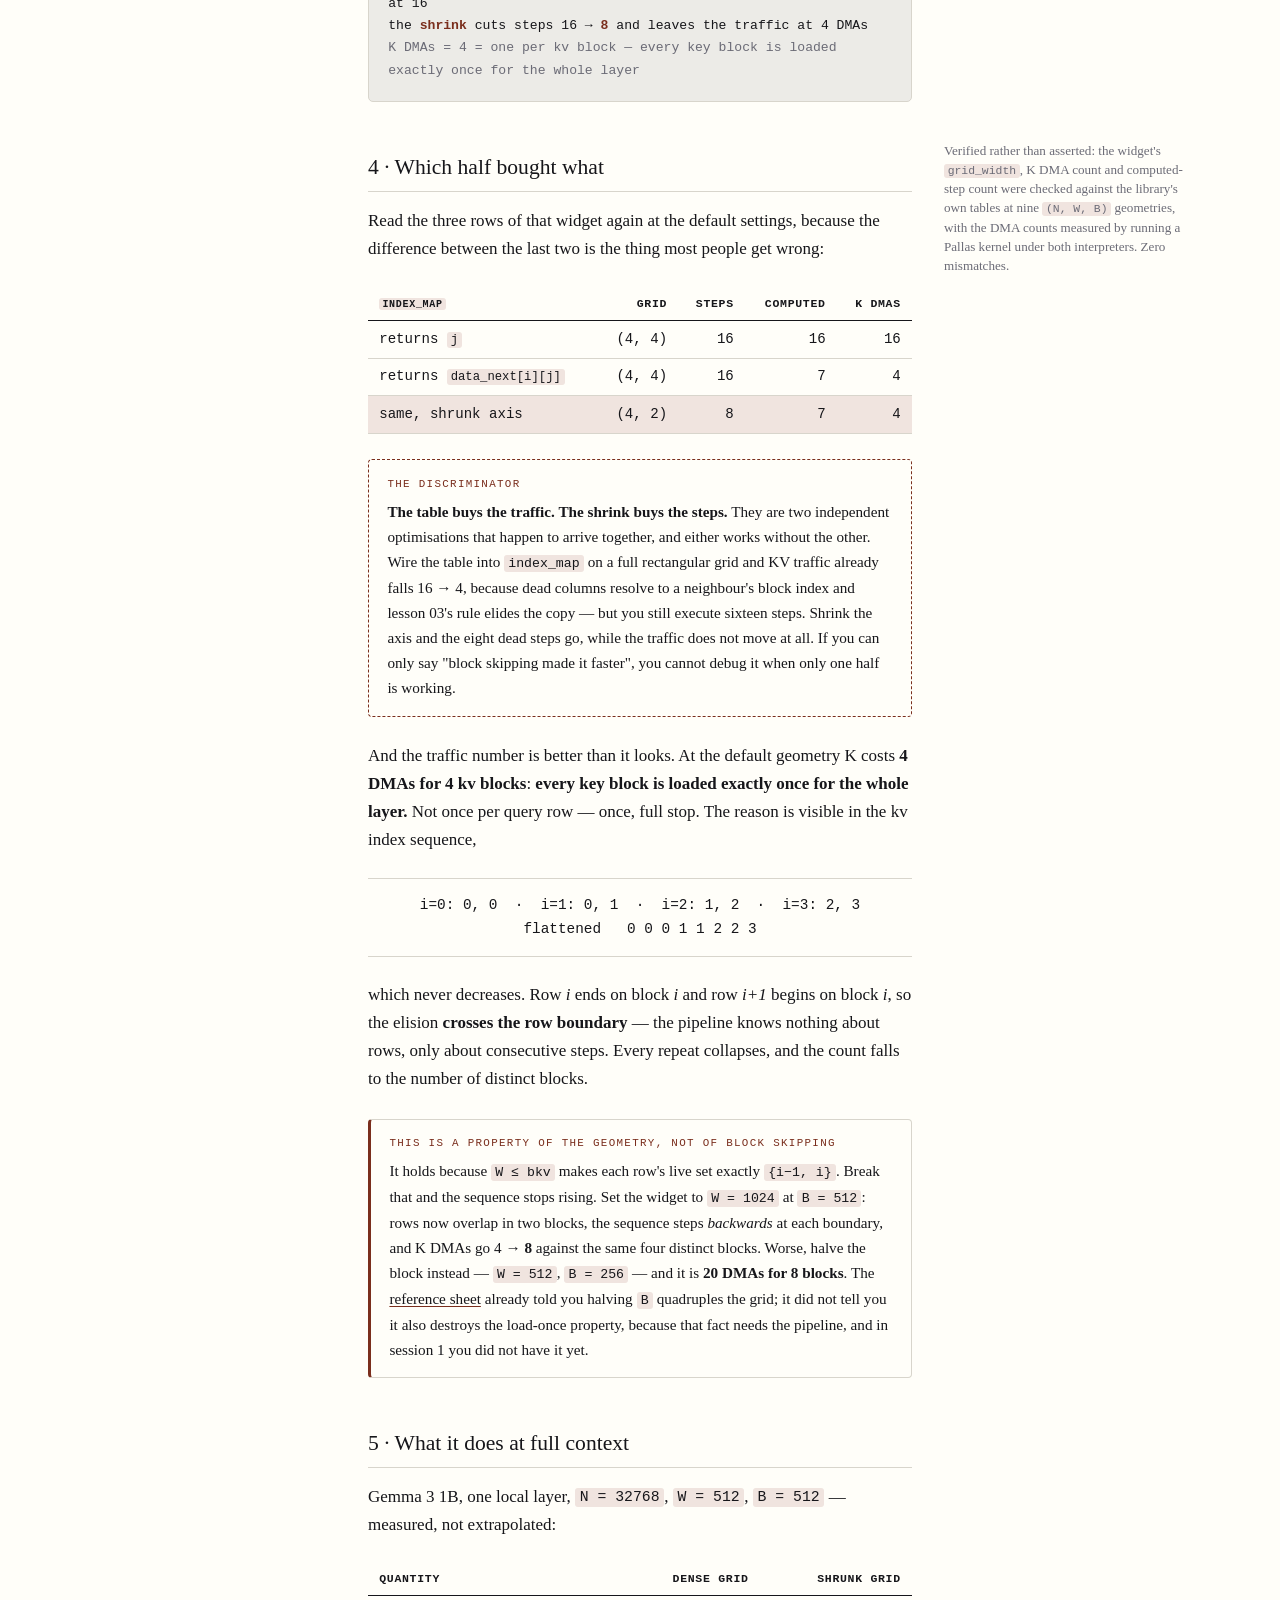
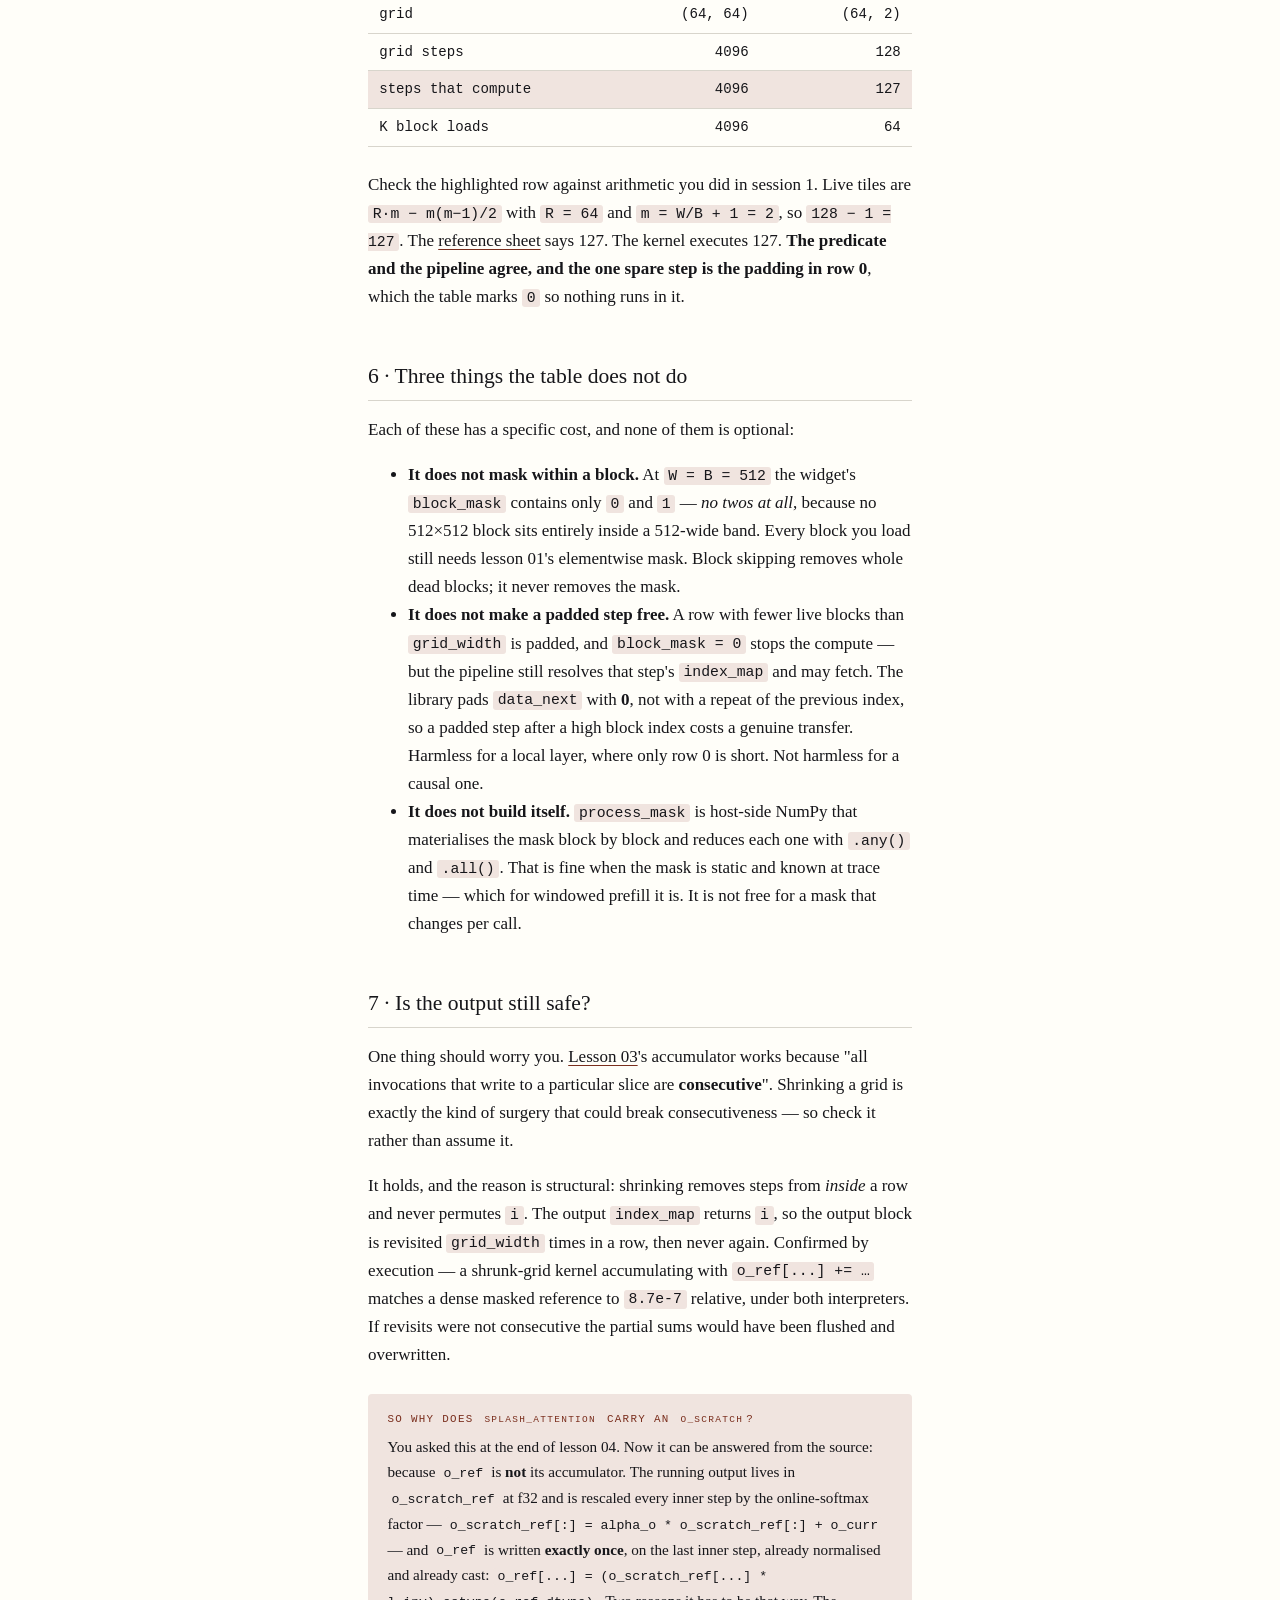
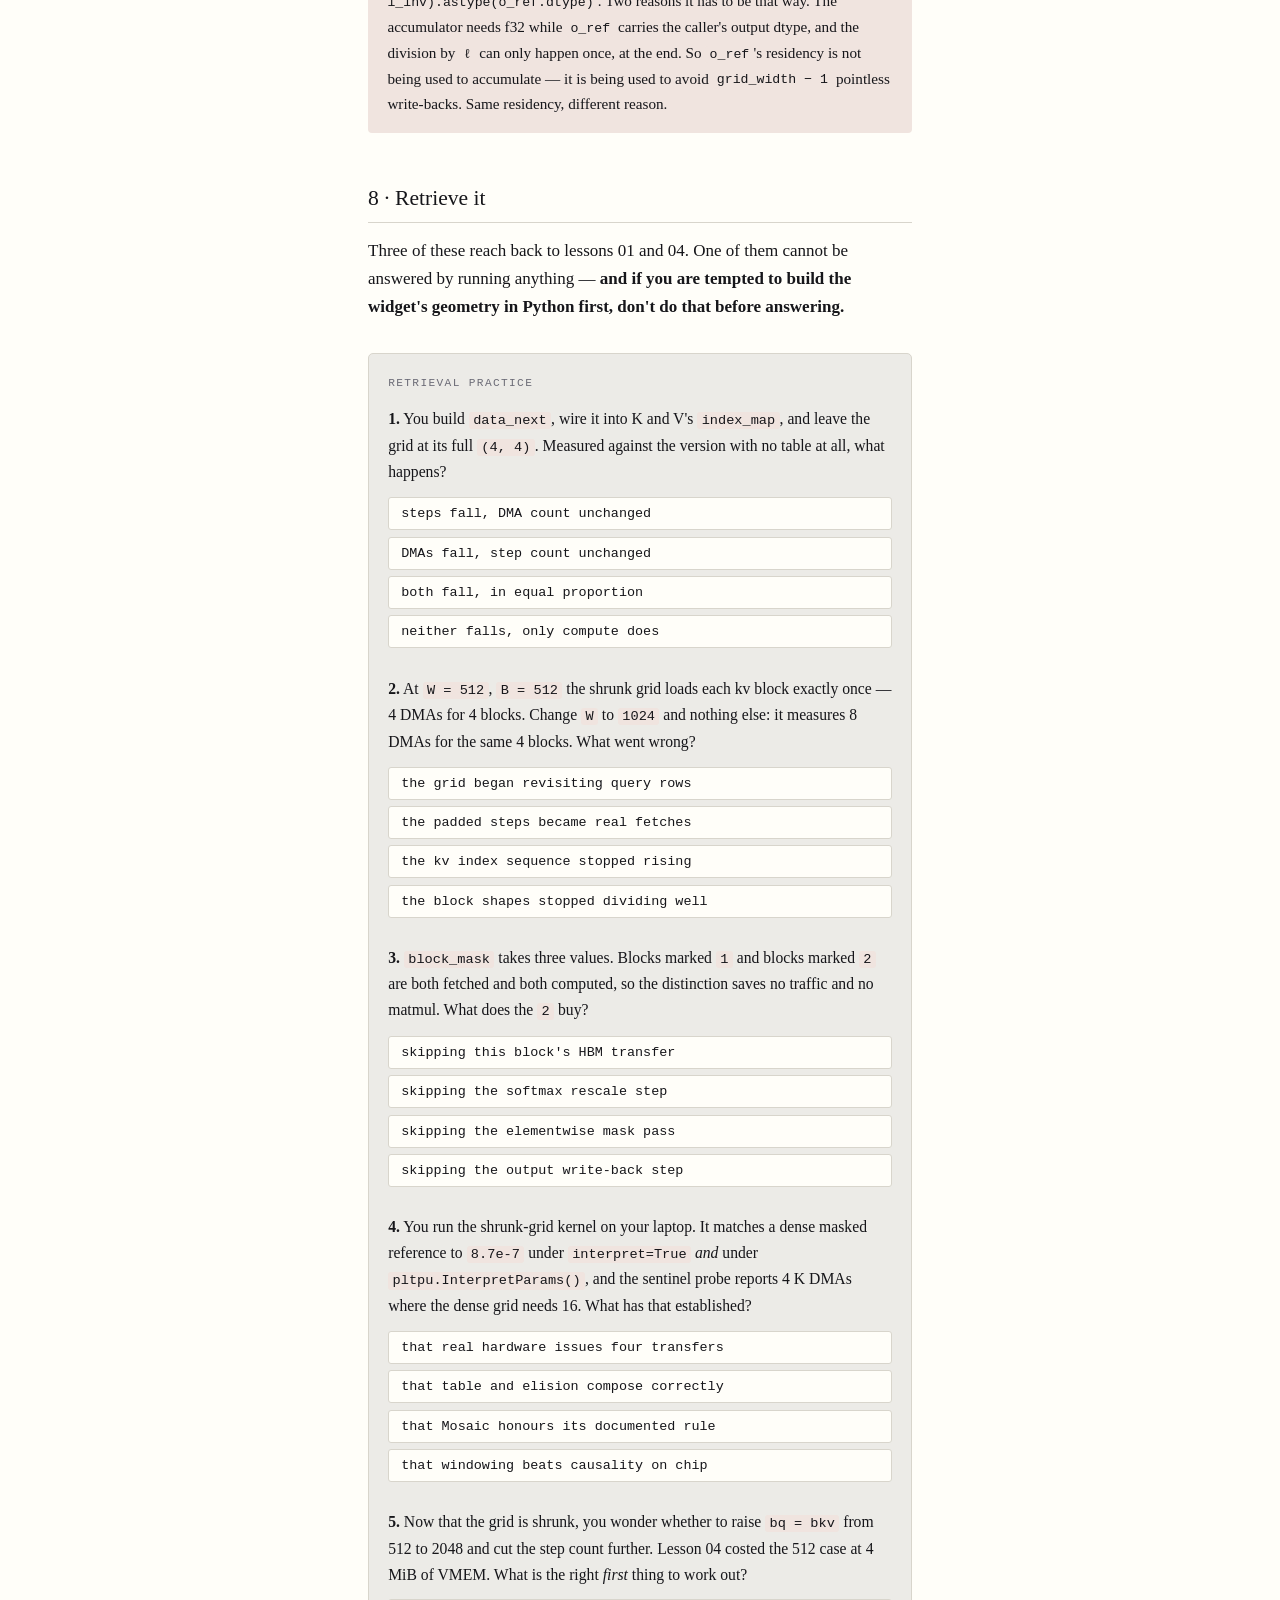
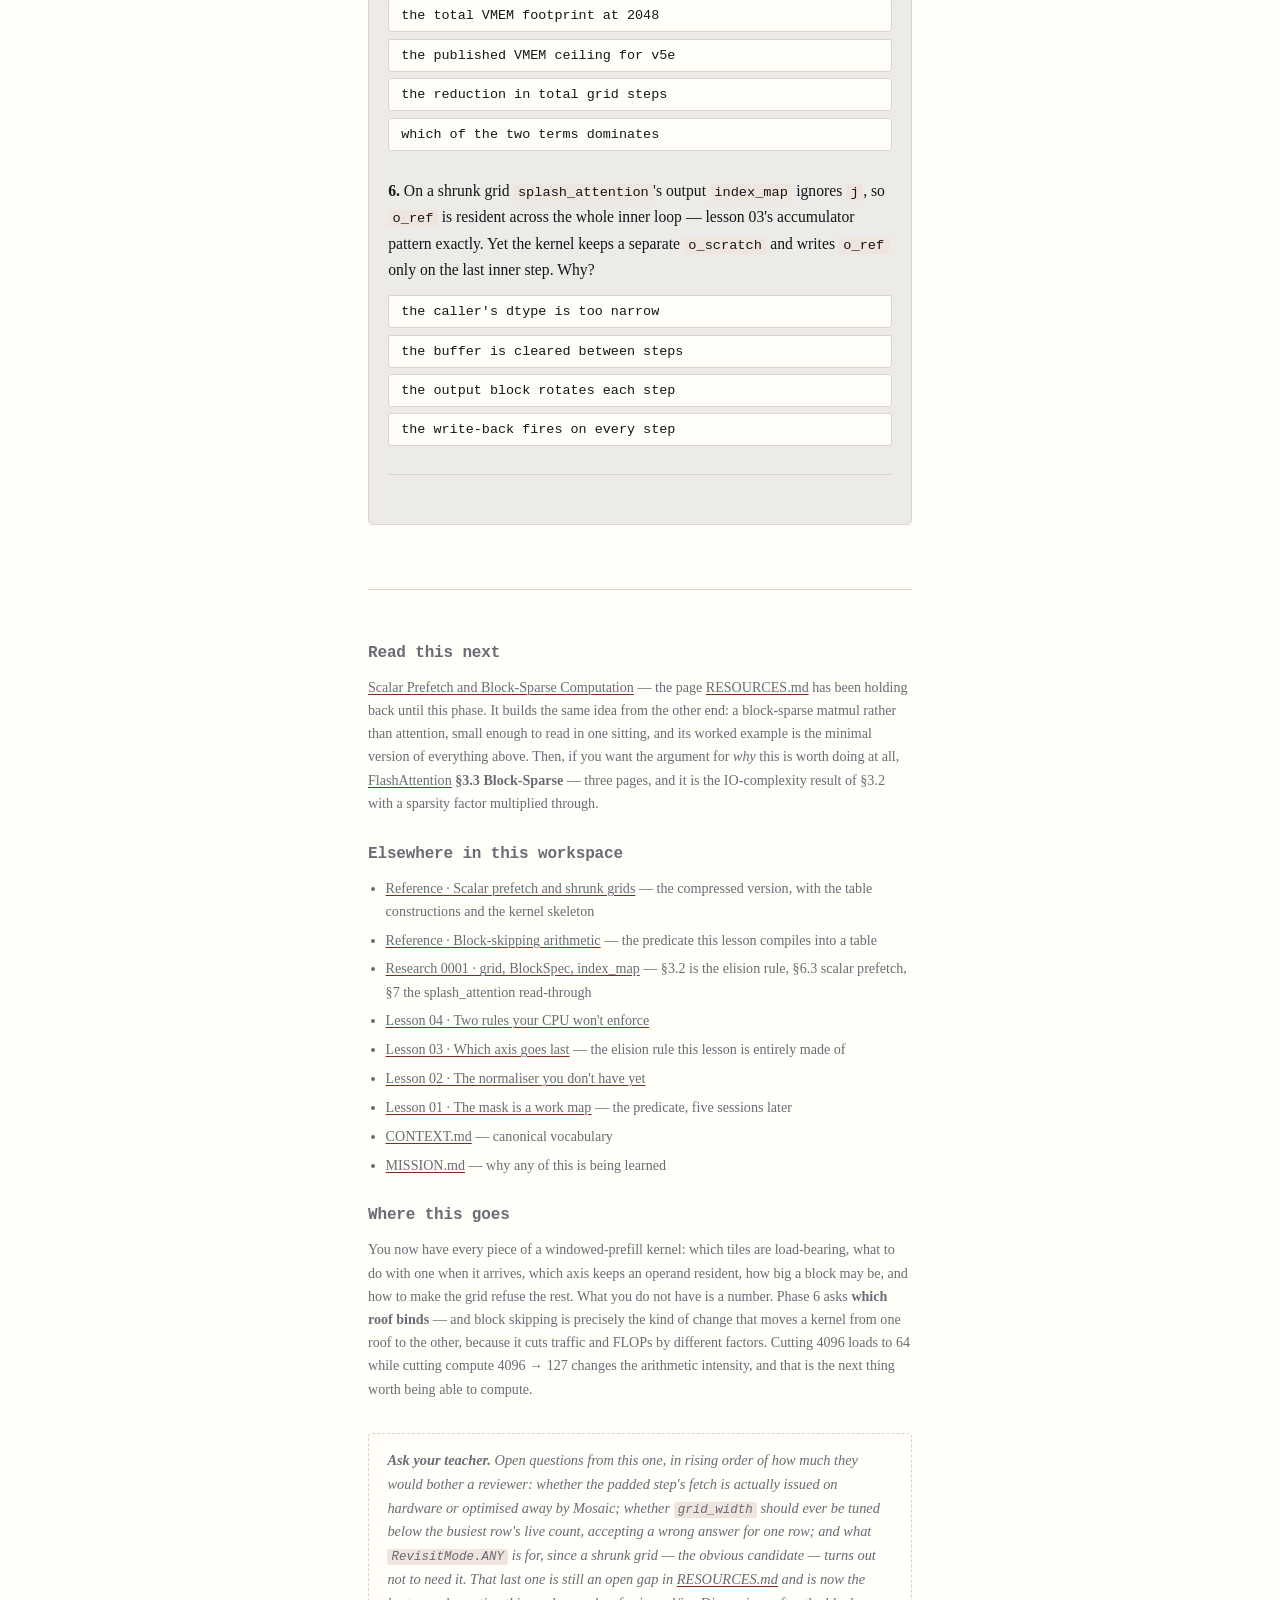
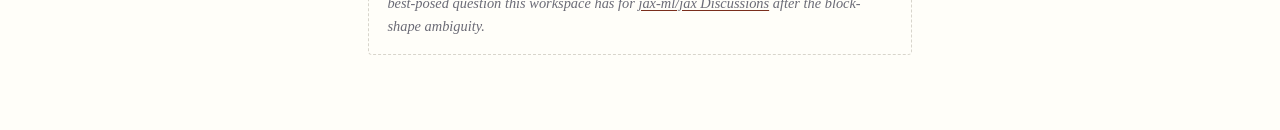
<file: lessons/0005-the-index-map-that-lies.html>
<!doctype html>
<html lang="en">
<head>
<meta charset="utf-8">
<meta name="viewport" content="width=device-width, initial-scale=1">
<title>Lesson 05 · The index_map that lies</title>
<link rel="stylesheet" href="../assets/lesson.css">
</head>
<body>

<article class="lesson">

  <p class="eyebrow">Lesson 05 · Windowed prefill</p>
  <h1>The <code>index_map</code> that lies</h1>
  <p class="standfirst">
    <a href="0001-the-mask-is-a-work-map.html">Lesson 01</a> derived which tiles a windowed
    kernel may refuse to load. Four lessons later that predicate has still never run. This is
    where it becomes code — and the machinery it needs turns out to be machinery you already
    have.
  </p>

  <p>
    You can now write a <code>BlockSpec</code> and defend it: which axis goes last
    (<a href="0003-which-axis-goes-last.html">03</a>), how big the block may be and whether it
    fits (<a href="0004-two-rules-your-cpu-wont-enforce.html">04</a>). What none of it can do
    is <b>decline a block</b>. The grid walks every kv tile, including the ones lesson 01
    proved were dead. At Gemma 3 1B's full context that is 4096 grid steps to do 127 tiles of
    real work.
  </p>

  <div class="win">
    <span class="note-label">The thesis</span>
    <p><b>Block skipping is not a mechanism. It is <a href="0003-which-axis-goes-last.html">copy
    elision</a> driven by a table.</b> There is no <code>skip=True</code> flag, no sparse
    grid type, no new pipeline. There is an <code>index_map</code> that returns the same block
    index twice in a row on purpose, and the rule you already learned in lesson 03 does the
    rest.</p>
  </div>

  <h2>1 · Getting a table in before the pipeline starts</h2>

  <p>
    An <code>index_map</code> runs at trace time, before any data exists in VMEM. So it cannot
    read K to decide which K to fetch — that is the chicken-and-egg problem that makes
    data-dependent indexing look impossible. Pallas breaks it with one escape hatch:
  </p>

  <blockquote>
    Scalar prefetch allows you to pass in a small amount of data into SMEM ("scalar memory")
    that is loaded <b>before the start of the pipeline</b> ("prefetch"). Because this data is
    loaded before the pipeline, it is available for use in the <code>index_map</code> for each
    BlockSpec, allowing you to perform <b>data-dependent indexing calculations</b>.
    <cite>— <a href="https://docs.jax.dev/en/latest/pallas/tpu/sparse.html">Scalar Prefetch and Block-Sparse Computation</a></cite>
  </blockquote>

  <p>
    Three mechanical facts, and they are the whole API. Swap <code>grid=</code> for a
    <code>grid_spec=</code>; the prefetched arguments come first and get no
    <code>BlockSpec</code>; and both signatures gain them, in a fixed order:
  </p>

  <pre><code>index_map(*grid_indices, *prefetch_refs)
kernel(*prefetch_refs, *input_refs, *output_refs, *scratch_refs)</code></pre>

  <p class="sidenote">
    "If <code>num_scalar_prefetch</code> is <code>n</code>, then the first <code>n</code>
    arguments to <code>pallas_call</code> will be placed in SMEM. No <code>BlockSpec</code>s
    should be specified for those arguments."
    (<a href="https://docs.jax.dev/en/latest/pallas/tpu/sparse.html">sparse.html</a>). SMEM,
    not VMEM, because this is control data — the
    <a href="https://github.com/denis-mil/gemma3-tpu-pallas/blob/main/docs/research/0001-pallas-grid-blockspec-index-map.md">§6.2</a> rule of thumb.
  </p>

  <h2>2 · The table is lesson 01's predicate, compiled</h2>

  <p>
    Now the interesting part, which is not the API. <b>What goes in the table?</b>
  </p>

  <p>
    <code>splash_attention</code> prefetches three arrays. Two of them matter here, and their
    definitions come straight out of the library's own docstring:
  </p>

  <blockquote>
    <code>data_next</code>: … each entry contains the next <code>kv</code> block index to
    prefetch.<br>
    <code>block_mask</code>: … entries can be 0, 1 or 2. An entry of <b>0</b> indicates that
    the corresponding block in the full mask was all zeros. An entry of <b>1</b> indicates
    that the corresponding block contained both zeros and ones. An entry of <b>2</b>
    indicates the corresponding block was entirely ones.
    <cite>— <code>splash_attention_mask_info.py</code>, <code>MaskInfo</code></cite>
  </blockquote>

  <div class="win">
    <span class="note-label">The win</span>
    <p><b>That is lesson 01's trichotomy, verbatim, as an integer in SMEM.</b> All zeros is
    <i>dead</i>; both zeros and ones is <i>partial</i>; entirely ones is <i>full</i>. The
    <a href="../reference/block-skipping-arithmetic.html">reference sheet</a> you wrote in
    session 1 has the same three rows and the same two consequences — dead means do not load,
    full means do not mask. Google's production kernel encodes it as <code>0</code>,
    <code>1</code>, <code>2</code>. You derived the classification before you knew what it was
    for; this is what it was for.</p>
  </div>

  <p>
    And the kernel spends it exactly where you would predict. One helper reads all three
    tables and returns the block index plus two booleans:
  </p>

  <pre><code>is_nonzero      = block_mask_ref[h, i, j] &gt; 0      <span class="dim"># should_run</span>
should_not_mask = block_mask_ref[h, i, j] != 1     <span class="dim"># i.e. it is 2, a full block</span>
next_j          = data_next_ref[h, i, j]           <span class="dim"># which kv block to fetch</span></code></pre>

  <p class="sidenote">
    <code>_next_nonzero</code>, <code>splash_attention_kernel.py</code>. <code>next_j</code>
    is what <code>k_index_map</code> and <code>v_index_map</code> return;
    <code>is_nonzero</code> gates the compute; <code>should_not_mask</code> is passed to
    <code>_apply_mask_and_soft_cap</code>, which then skips the elementwise
    <code>jnp.where</code> entirely.
  </p>

  <p>
    So <code>0</code> saves a fetch <i>and</i> a matmul, and <code>2</code> saves a mask pass.
    <b>Two different savings from one table</b>, which is why the classification has three
    values and not two.
  </p>

  <h2>3 · Shrink the grid</h2>

  <p>
    Now the second half. Row <i>i</i> of the mask has at most <i>m</i> live blocks — for
    Gemma's local layers with <code>bkv = W = 512</code>, that is two. Carrying a grid axis of
    length <code>kv_len / bkv</code> to run two useful steps is waste that no amount of copy
    elision removes, because <b>the step still executes</b>. So make the axis as wide as the
    busiest row and left-pack each row's live blocks into it:
  </p>

  <pre><code>grid_width = fwd_mask_info.data_next.shape[-1]
grid       = (num_q_heads, q_seq_len // bq, grid_width)</code></pre>

  <p class="sidenote">
    <code>splash_attention_kernel.py</code>. The shrink itself is
    <code>_shrink_mask_info</code> in <code>splash_attention_mask_info.py</code>: per row,
    take the non-zero columns, then "pad each row … to match the width of the longest row.
    <b>This avoids having jagged rows.</b>" A grid is a rectangle; that constraint never went
    away.
  </p>

  <p>
    Turn the shrink off and on. The tables below are built here in the browser from lesson
    01's predicate, and they reproduce
    <code>process_mask(…, shrink_grid=…)</code>'s output exactly:
  </p>

  <div id="skip"></div>

  <p class="sidenote">
    Verified rather than asserted: the widget's <code>grid_width</code>, K DMA count and
    computed-step count were checked against the library's own tables at nine
    <code>(N, W, B)</code> geometries, with the DMA counts measured by running a Pallas kernel
    under both interpreters. Zero mismatches.
  </p>

  <h2>4 · Which half bought what</h2>

  <p>
    Read the three rows of that widget again at the default settings, because the difference
    between the last two is the thing most people get wrong:
  </p>

  <table>
    <thead><tr><th><code>index_map</code></th><th class="num">grid</th><th class="num">steps</th><th class="num">computed</th><th class="num">K DMAs</th></tr></thead>
    <tbody>
      <tr><td>returns <code>j</code></td><td class="num">(4, 4)</td><td class="num">16</td><td class="num">16</td><td class="num">16</td></tr>
      <tr><td>returns <code>data_next[i][j]</code></td><td class="num">(4, 4)</td><td class="num">16</td><td class="num">7</td><td class="num">4</td></tr>
      <tr class="highlight"><td>same, shrunk axis</td><td class="num">(4, 2)</td><td class="num">8</td><td class="num">7</td><td class="num">4</td></tr>
    </tbody>
  </table>

  <div class="win">
    <span class="note-label">The discriminator</span>
    <p><b>The table buys the traffic. The shrink buys the steps.</b> They are two independent
    optimisations that happen to arrive together, and either works without the other. Wire the
    table into <code>index_map</code> on a full rectangular grid and KV traffic already falls
    16 → 4, because dead columns resolve to a neighbour's block index and lesson 03's rule
    elides the copy — but you still execute sixteen steps. Shrink the axis and the eight dead
    steps go, while the traffic does not move at all. If you can only say "block skipping made
    it faster", you cannot debug it when only one half is working.</p>
  </div>

  <p>
    And the traffic number is better than it looks. At the default geometry K costs
    <b>4 DMAs for 4 kv blocks</b>: <b>every key block is loaded exactly once for the whole
    layer.</b> Not once per query row — once, full stop. The reason is visible in the kv index
    sequence,
  </p>

  <p class="eq">
    i=0: 0, 0 &nbsp;·&nbsp; i=1: 0, 1 &nbsp;·&nbsp; i=2: 1, 2 &nbsp;·&nbsp; i=3: 2, 3<br>
    flattened &nbsp; 0 0 0 1 1 2 2 3
  </p>

  <p>
    which never decreases. Row <i>i</i> ends on block <i>i</i> and row <i>i+1</i> begins on
    block <i>i</i>, so the elision <b>crosses the row boundary</b> — the pipeline knows nothing
    about rows, only about consecutive steps. Every repeat collapses, and the count falls to
    the number of distinct blocks.
  </p>

  <div class="warn">
    <span class="note-label">This is a property of the geometry, not of block skipping</span>
    <p>It holds because <code>W ≤ bkv</code> makes each row's live set exactly
    <code>{i−1, i}</code>. Break that and the sequence stops rising. Set the widget to
    <code>W = 1024</code> at <code>B = 512</code>: rows now overlap in two blocks, the sequence
    steps <i>backwards</i> at each boundary, and K DMAs go 4 → <b>8</b> against the same four
    distinct blocks. Worse, halve the block instead — <code>W = 512</code>, <code>B = 256</code>
    — and it is <b>20 DMAs for 8 blocks</b>. The
    <a href="../reference/block-skipping-arithmetic.html">reference sheet</a> already told you
    halving <code>B</code> quadruples the grid; it did not tell you it also destroys the
    load-once property, because that fact needs the pipeline, and in session 1 you did not
    have it yet.</p>
  </div>

  <h2>5 · What it does at full context</h2>

  <p>
    Gemma 3 1B, one local layer, <code>N = 32768</code>, <code>W = 512</code>,
    <code>B = 512</code> — measured, not extrapolated:
  </p>

  <table>
    <thead><tr><th>Quantity</th><th class="num">dense grid</th><th class="num">shrunk grid</th></tr></thead>
    <tbody>
      <tr><td>grid</td><td class="num">(64, 64)</td><td class="num">(64, 2)</td></tr>
      <tr><td>grid steps</td><td class="num">4096</td><td class="num">128</td></tr>
      <tr class="highlight"><td>steps that compute</td><td class="num">4096</td><td class="num">127</td></tr>
      <tr><td>K block loads</td><td class="num">4096</td><td class="num">64</td></tr>
    </tbody>
  </table>

  <p>
    Check the highlighted row against arithmetic you did in session 1. Live tiles are
    <code>R·m − m(m−1)/2</code> with <code>R = 64</code> and <code>m = W/B + 1 = 2</code>, so
    <code>128 − 1 = 127</code>. The
    <a href="../reference/block-skipping-arithmetic.html">reference sheet</a> says 127. The
    kernel executes 127. <b>The predicate and the pipeline agree, and the one spare step is
    the padding in row 0</b>, which the table marks <code>0</code> so nothing runs in it.
  </p>

  <h2>6 · Three things the table does not do</h2>

  <p>
    Each of these has a specific cost, and none of them is optional:
  </p>

  <ul>
    <li><b>It does not mask within a block.</b> At <code>W = B = 512</code> the widget's
      <code>block_mask</code> contains only <code>0</code> and <code>1</code> — <i>no twos at
      all</i>, because no 512×512 block sits entirely inside a 512-wide band. Every block you
      load still needs lesson 01's elementwise mask. Block skipping removes whole dead blocks;
      it never removes the mask.</li>
    <li><b>It does not make a padded step free.</b> A row with fewer live blocks than
      <code>grid_width</code> is padded, and <code>block_mask = 0</code> stops the compute —
      but the pipeline still resolves that step's <code>index_map</code> and may fetch. The
      library pads <code>data_next</code> with <b>0</b>, not with a repeat of the previous
      index, so a padded step after a high block index costs a genuine transfer. Harmless for
      a local layer, where only row 0 is short. Not harmless for a causal one.</li>
    <li><b>It does not build itself.</b> <code>process_mask</code> is host-side NumPy that
      materialises the mask block by block and reduces each one with <code>.any()</code> and
      <code>.all()</code>. That is fine when the mask is static and known at trace time — which
      for windowed prefill it is. It is not free for a mask that changes per call.</li>
  </ul>

  <h2>7 · Is the output still safe?</h2>

  <p>
    One thing should worry you. <a href="0003-which-axis-goes-last.html">Lesson 03</a>'s
    accumulator works because "all invocations that write to a particular slice are
    <b>consecutive</b>". Shrinking a grid is exactly the kind of surgery that could break
    consecutiveness — so check it rather than assume it.
  </p>

  <p>
    It holds, and the reason is structural: shrinking removes steps from <i>inside</i> a row
    and never permutes <code>i</code>. The output <code>index_map</code> returns <code>i</code>,
    so the output block is revisited <code>grid_width</code> times in a row, then never again.
    Confirmed by execution — a shrunk-grid kernel accumulating with
    <code>o_ref[...] += …</code> matches a dense masked reference to
    <code>8.7e-7</code> relative, under both interpreters. If revisits were not consecutive the
    partial sums would have been flushed and overwritten.
  </p>

  <div class="note">
    <span class="note-label">So why does <code>splash_attention</code> carry an <code>o_scratch</code>?</span>
    <p>You asked this at the end of lesson 04. Now it can be answered from the source: because
    <code>o_ref</code> is <b>not</b> its accumulator. The running output lives in
    <code>o_scratch_ref</code> at f32 and is rescaled every inner step by the online-softmax
    factor — <code>o_scratch_ref[:] = alpha_o * o_scratch_ref[:] + o_curr</code> — and
    <code>o_ref</code> is written <b>exactly once</b>, on the last inner step, already
    normalised and already cast:
    <code>o_ref[...] = (o_scratch_ref[...] * l_inv).astype(o_ref.dtype)</code>. Two reasons it
    has to be that way. The accumulator needs f32 while <code>o_ref</code> carries the caller's
    output dtype, and the division by <code>ℓ</code> can only happen once, at the end. So
    <code>o_ref</code>'s residency is not being used to accumulate — it is being used to avoid
    <code>grid_width − 1</code> pointless write-backs. Same residency, different reason.</p>
  </div>

  <h2>8 · Retrieve it</h2>

  <p>
    Three of these reach back to lessons 01 and 04. One of them cannot be answered by running
    anything — <b>and if you are tempted to build the widget's geometry in Python first, don't
    do that before answering.</b>
  </p>

  <div id="quiz"></div>

</article>

<footer class="footer">

  <h3>Read this next</h3>
  <p>
    <a href="https://docs.jax.dev/en/latest/pallas/tpu/sparse.html">Scalar Prefetch and
    Block-Sparse Computation</a> — the page <a href="https://github.com/denis-mil/gemma3-tpu-pallas/blob/main/RESOURCES.md">RESOURCES.md</a> has been
    holding back until this phase. It builds the same idea from the other end: a block-sparse
    matmul rather than attention, small enough to read in one sitting, and its worked example
    is the minimal version of everything above. Then, if you want the argument for <i>why</i>
    this is worth doing at all, <a href="https://arxiv.org/abs/2205.14135">FlashAttention</a>
    <b>§3.3 Block-Sparse</b> — three pages, and it is the IO-complexity result of §3.2 with a
    sparsity factor multiplied through.
  </p>

  <h3>Elsewhere in this workspace</h3>
  <ul>
    <li><a href="../reference/scalar-prefetch-and-shrunk-grids.html">Reference · Scalar prefetch and shrunk grids</a> — the compressed version, with the table constructions and the kernel skeleton</li>
    <li><a href="../reference/block-skipping-arithmetic.html">Reference · Block-skipping arithmetic</a> — the predicate this lesson compiles into a table</li>
    <li><a href="https://github.com/denis-mil/gemma3-tpu-pallas/blob/main/docs/research/0001-pallas-grid-blockspec-index-map.md">Research 0001 · grid, BlockSpec, index_map</a> — §3.2 is the elision rule, §6.3 scalar prefetch, §7 the splash_attention read-through</li>
    <li><a href="0004-two-rules-your-cpu-wont-enforce.html">Lesson 04 · Two rules your CPU won't enforce</a></li>
    <li><a href="0003-which-axis-goes-last.html">Lesson 03 · Which axis goes last</a> — the elision rule this lesson is entirely made of</li>
    <li><a href="0002-the-normaliser-you-dont-have-yet.html">Lesson 02 · The normaliser you don't have yet</a></li>
    <li><a href="0001-the-mask-is-a-work-map.html">Lesson 01 · The mask is a work map</a> — the predicate, five sessions later</li>
    <li><a href="https://github.com/denis-mil/gemma3-tpu-pallas/blob/main/CONTEXT.md">CONTEXT.md</a> — canonical vocabulary</li>
    <li><a href="https://github.com/denis-mil/gemma3-tpu-pallas/blob/main/MISSION.md">MISSION.md</a> — why any of this is being learned</li>
  </ul>

  <h3>Where this goes</h3>
  <p>
    You now have every piece of a windowed-prefill kernel: which tiles are load-bearing, what
    to do with one when it arrives, which axis keeps an operand resident, how big a block may
    be, and how to make the grid refuse the rest. What you do not have is a number. Phase 6
    asks <b>which roof binds</b> — and block skipping is precisely the kind of change that
    moves a kernel from one roof to the other, because it cuts traffic and FLOPs by different
    factors. Cutting 4096 loads to 64 while cutting compute 4096 → 127 changes the arithmetic
    intensity, and that is the next thing worth being able to compute.
  </p>

  <div class="ask">
    <b>Ask your teacher.</b> Open questions from this one, in rising order of how much they
    would bother a reviewer: whether the padded step's fetch is actually issued on hardware or
    optimised away by Mosaic; whether <code>grid_width</code> should ever be tuned below the
    busiest row's live count, accepting a wrong answer for one row; and what
    <code>RevisitMode.ANY</code> is <i>for</i>, since a shrunk grid — the obvious candidate —
    turns out not to need it. That last one is still an open gap in
    <a href="https://github.com/denis-mil/gemma3-tpu-pallas/blob/main/RESOURCES.md">RESOURCES.md</a> and is now the best-posed question this
    workspace has for <a href="https://github.com/jax-ml/jax/discussions">jax-ml/jax
    Discussions</a> after the block-shape ambiguity.
  </div>

</footer>

<script src="../assets/mask-grid.js"></script>
<script src="../assets/pipeline-grid.js"></script>
<script src="../assets/skip-table.js"></script>
<script src="../assets/quiz.js"></script>
<script>
SkipTable.mount('#skip', {
  title: 'Prefetched tables and the grid they shrink',
  seqLen: 2048,
  window: 512,
  block: 512,
  controls: ['seqLen', 'window', 'block']
});

Quiz.mount('#quiz', {
  title: 'Retrieval practice',
  questions: [
    {
      stem: 'You build <code>data_next</code>, wire it into K and V\'s <code>index_map</code>, and leave the grid at its full <code>(4, 4)</code>. Measured against the version with no table at all, what happens?',
      options: ['steps fall, DMA count unchanged',
                'DMAs fall, step count unchanged',
                'both fall, in equal proportion',
                'neither falls, only compute does'],
      answer: 1,
      why: 'DMAs 16 → 4; steps stay at 16. The table makes dead columns resolve to a neighbour\'s block index, so consecutive steps request the same slice and lesson 03\'s rule elides the copy — that is the entire traffic win, and it needs no grid surgery. What the table cannot do is remove a step: the pipeline still walks all sixteen, and eight of them do nothing because <code>block_mask = 0</code> gates the compute. <b>The table buys the traffic; the shrink buys the steps.</b> They are separable, and knowing which one you have is how you debug a kernel that got faster but not fast enough.'
    },
    {
      stem: 'At <code>W = 512</code>, <code>B = 512</code> the shrunk grid loads each kv block exactly once — 4 DMAs for 4 blocks. Change <code>W</code> to <code>1024</code> and nothing else: it measures 8 DMAs for the same 4 blocks. What went wrong?',
      options: ['the grid began revisiting query rows',
                'the padded steps became real fetches',
                'the kv index sequence stopped rising',
                'the block shapes stopped dividing well'],
      answer: 2,
      why: 'Elision is a property of the <i>flattened step sequence</i>, not of the grid\'s shape. At <code>W ≤ B</code> each row is <code>{i−1, i}</code>, so row <i>i</i> ends on block <i>i</i> and row <i>i+1</i> starts on it — the sequence never decreases and every repeat collapses. At <code>W = 1024</code> rows overlap in two blocks, so the sequence steps backwards at each boundary (<code>… 1 2 | 1 2 3</code>) and the pipeline re-fetches. Query rows are still visited in order; that is not it. Padding does cost a fetch here, but it is a side effect, not the cause — the descent at each row boundary happens whether or not a row is padded. <b>Ask what the step sequence looks like, not what the grid looks like.</b>'
    },
    {
      stem: '<code>block_mask</code> takes three values. Blocks marked <code>1</code> and blocks marked <code>2</code> are both fetched and both computed, so the distinction saves no traffic and no matmul. What does the <code>2</code> buy?',
      options: ['skipping this block\'s HBM transfer',
                'skipping the softmax rescale step',
                'skipping the elementwise mask pass',
                'skipping the output write-back step'],
      answer: 2,
      why: '<code>2</code> means <i>entirely ones</i> — every <code>(q, k)</code> pair in the block is allowed — so the <code>jnp.where</code> that zeroes forbidden pairs is a no-op and is skipped. In the source: <code>should_not_mask = block_mask_ref[h,i,j] != 1</code>, passed into <code>_apply_mask_and_soft_cap</code>. This is lesson 01\'s <b>full</b>, and it is exactly why that sheet has three rows rather than two: <i>live</i> decides whether to load, <i>full</i> decides whether to mask. They are different relations over the same two intervals — <b>live</b> asks whether the tile\'s diagonal range <i>intersects</i> the band, <b>full</b> asks whether the band <i>contains</i> it. Worth noting when the payoff shows up: at <code>W = B = 512</code> there are no twos at all, because no 512-wide block fits inside a 512-wide band. Shrink <code>B</code> to 256 and they appear.'
    },
    {
      stem: 'You run the shrunk-grid kernel on your laptop. It matches a dense masked reference to <code>8.7e-7</code> under <code>interpret=True</code> <i>and</i> under <code>pltpu.InterpretParams()</code>, and the sentinel probe reports 4 K DMAs where the dense grid needs 16. What has that established?',
      options: ['that real hardware issues four transfers',
                'that table and elision compose correctly',
                'that Mosaic honours its documented rule',
                'that windowing beats causality on chip'],
      answer: 1,
      why: 'It establishes that <i>this</i> table, fed to <i>this</i> <code>index_map</code>, produces the intended block-visit sequence, and that the documented elision rule applied to that sequence yields four — in the two implementations exercised, both of which are CPU interpreters. It says nothing about a v5e, where the pipeline is emitted by Mosaic and whether elision is contractual on that path is still an <a href="https://github.com/denis-mil/gemma3-tpu-pallas/blob/main/RESOURCES.md">open gap</a>. Two interpreters agreeing is not a quorum when neither is the thing you will ship on. <b>Name the instrument, then state the boundary — the same discipline the mission asks for on a roofline, applied to your own measurement.</b>'
    },
    {
      stem: 'Now that the grid is shrunk, you wonder whether to raise <code>bq = bkv</code> from 512 to 2048 and cut the step count further. Lesson 04 costed the 512 case at 4 MiB of VMEM. What is the right <i>first</i> thing to work out?',
      options: ['the total VMEM footprint at 2048',
                'the published VMEM ceiling for v5e',
                'the reduction in total grid steps',
                'which of the two terms dominates'],
      answer: 3,
      why: 'The footprint is two terms with different exponents: operands and scratch are <b>linear</b> in the block, the score tile is <code>bq × bkv</code> and therefore <b>quadratic</b>. At 512 they are 3 MiB and 1 MiB; at 2048 they are 12 MiB and 16 MiB, so the term that decides has changed hands. The crossover is <code>b = 1536</code> and you are proposing to jump straight over it. The <i>total</i> at 2048 (28 MiB) is a fact about Gemma; <b>which regime you are in</b> is the thing that transfers to the next kernel, and it is also what tells you the useful lever above the crossover is decoupling <code>bkv</code> from <code>bkv_compute</code> rather than shrinking either.'
    },
    {
      stem: 'On a shrunk grid <code>splash_attention</code>\'s output <code>index_map</code> ignores <code>j</code>, so <code>o_ref</code> is resident across the whole inner loop — lesson 03\'s accumulator pattern exactly. Yet the kernel keeps a separate <code>o_scratch</code> and writes <code>o_ref</code> only on the last inner step. Why?',
      options: ['the caller\'s dtype is too narrow',
                'the buffer is cleared between steps',
                'the output block rotates each step',
                'the write-back fires on every step'],
      answer: 0,
      why: '<code>o_ref</code> carries the dtype the caller asked for — typically bf16 — and an online-softmax accumulator that gets rescaled by <code>exp(m_prev − m_new)</code> on every inner step cannot survive that. So the running sum lives in <code>o_scratch_ref</code> at f32, and <code>o_ref</code> receives one store at the end: <code>o_ref[...] = (o_scratch_ref[...] * l_inv).astype(o_ref.dtype)</code>. There is a second reason in the same line — the division by <code>ℓ</code> can only be applied once, after the last block. The buffer is <i>not</i> cleared and does <i>not</i> rotate; residency is real, and the kernel is using it, just not to accumulate. <b>It is spending the residency on skipping <code>grid_width − 1</code> write-backs.</b> Same mechanism as lesson 03, different payoff.'
    }
  ]
});
</script>

</body>
</html>
</file>
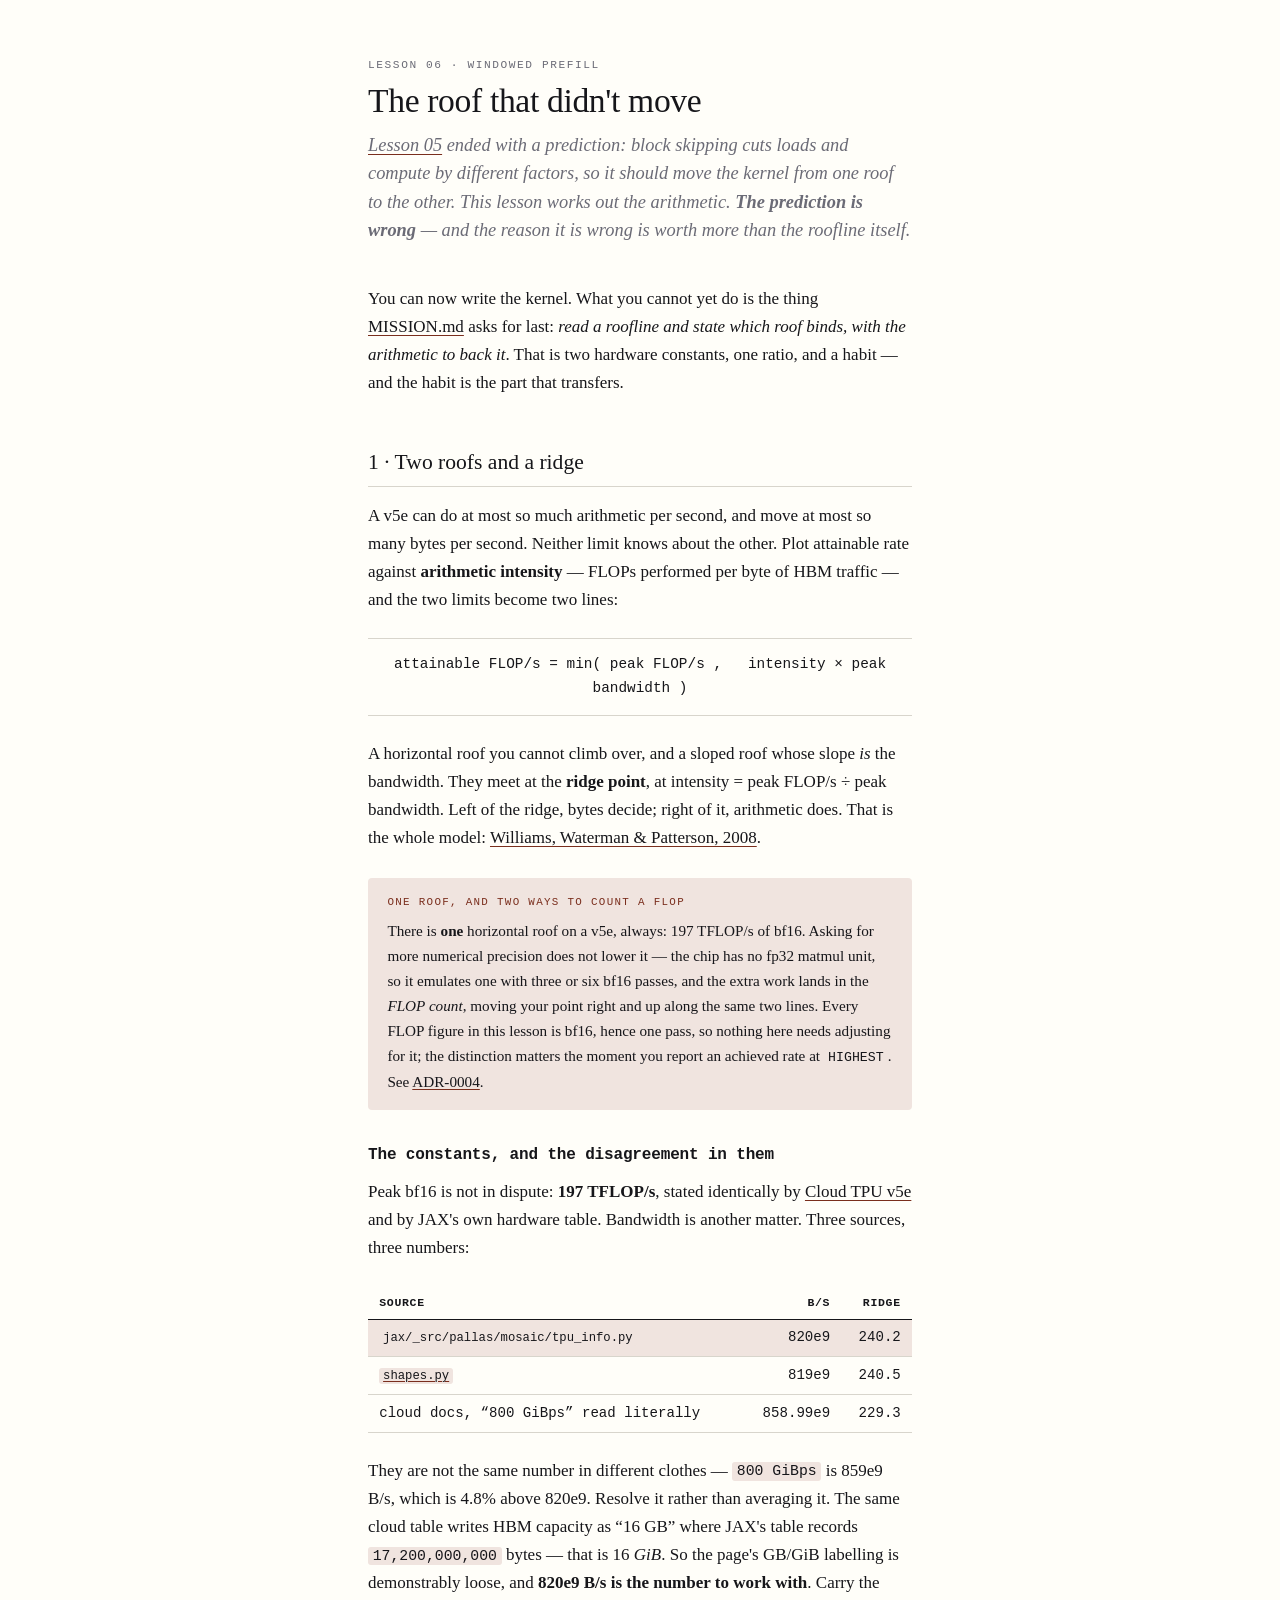
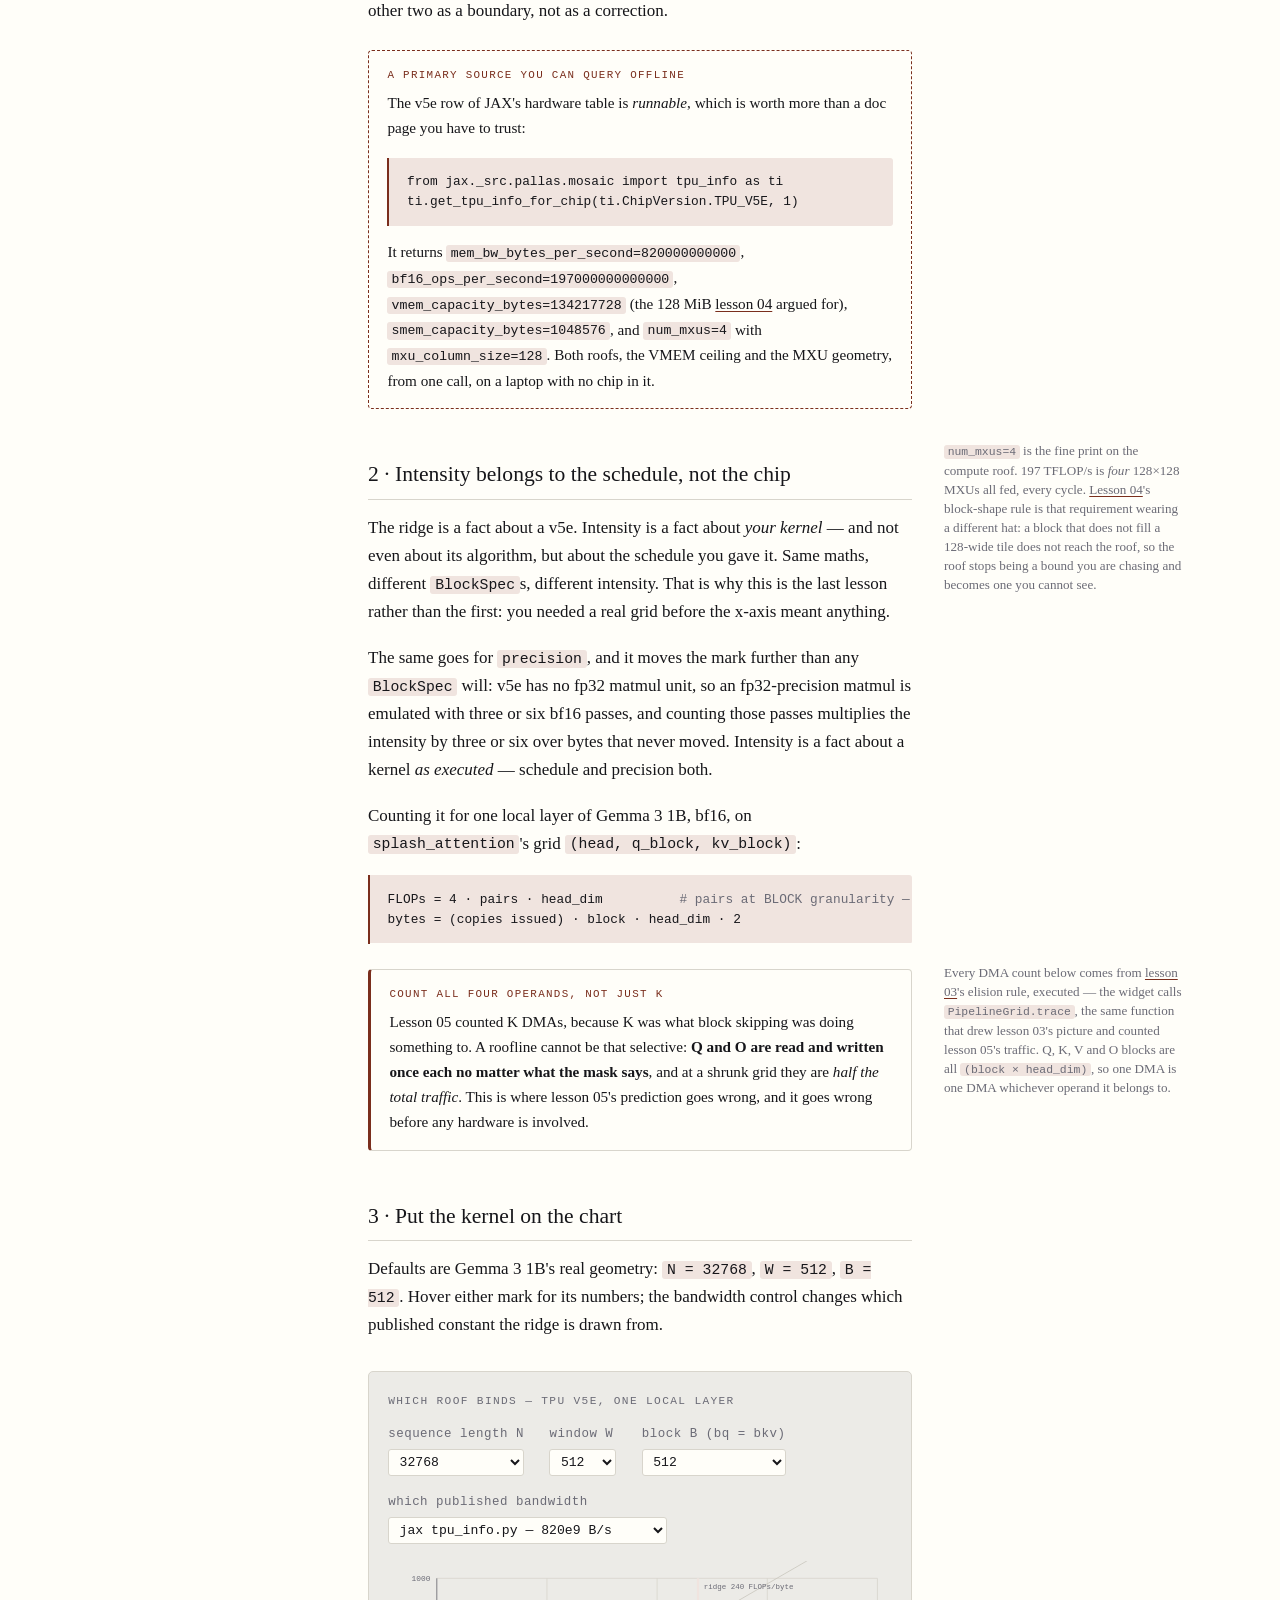
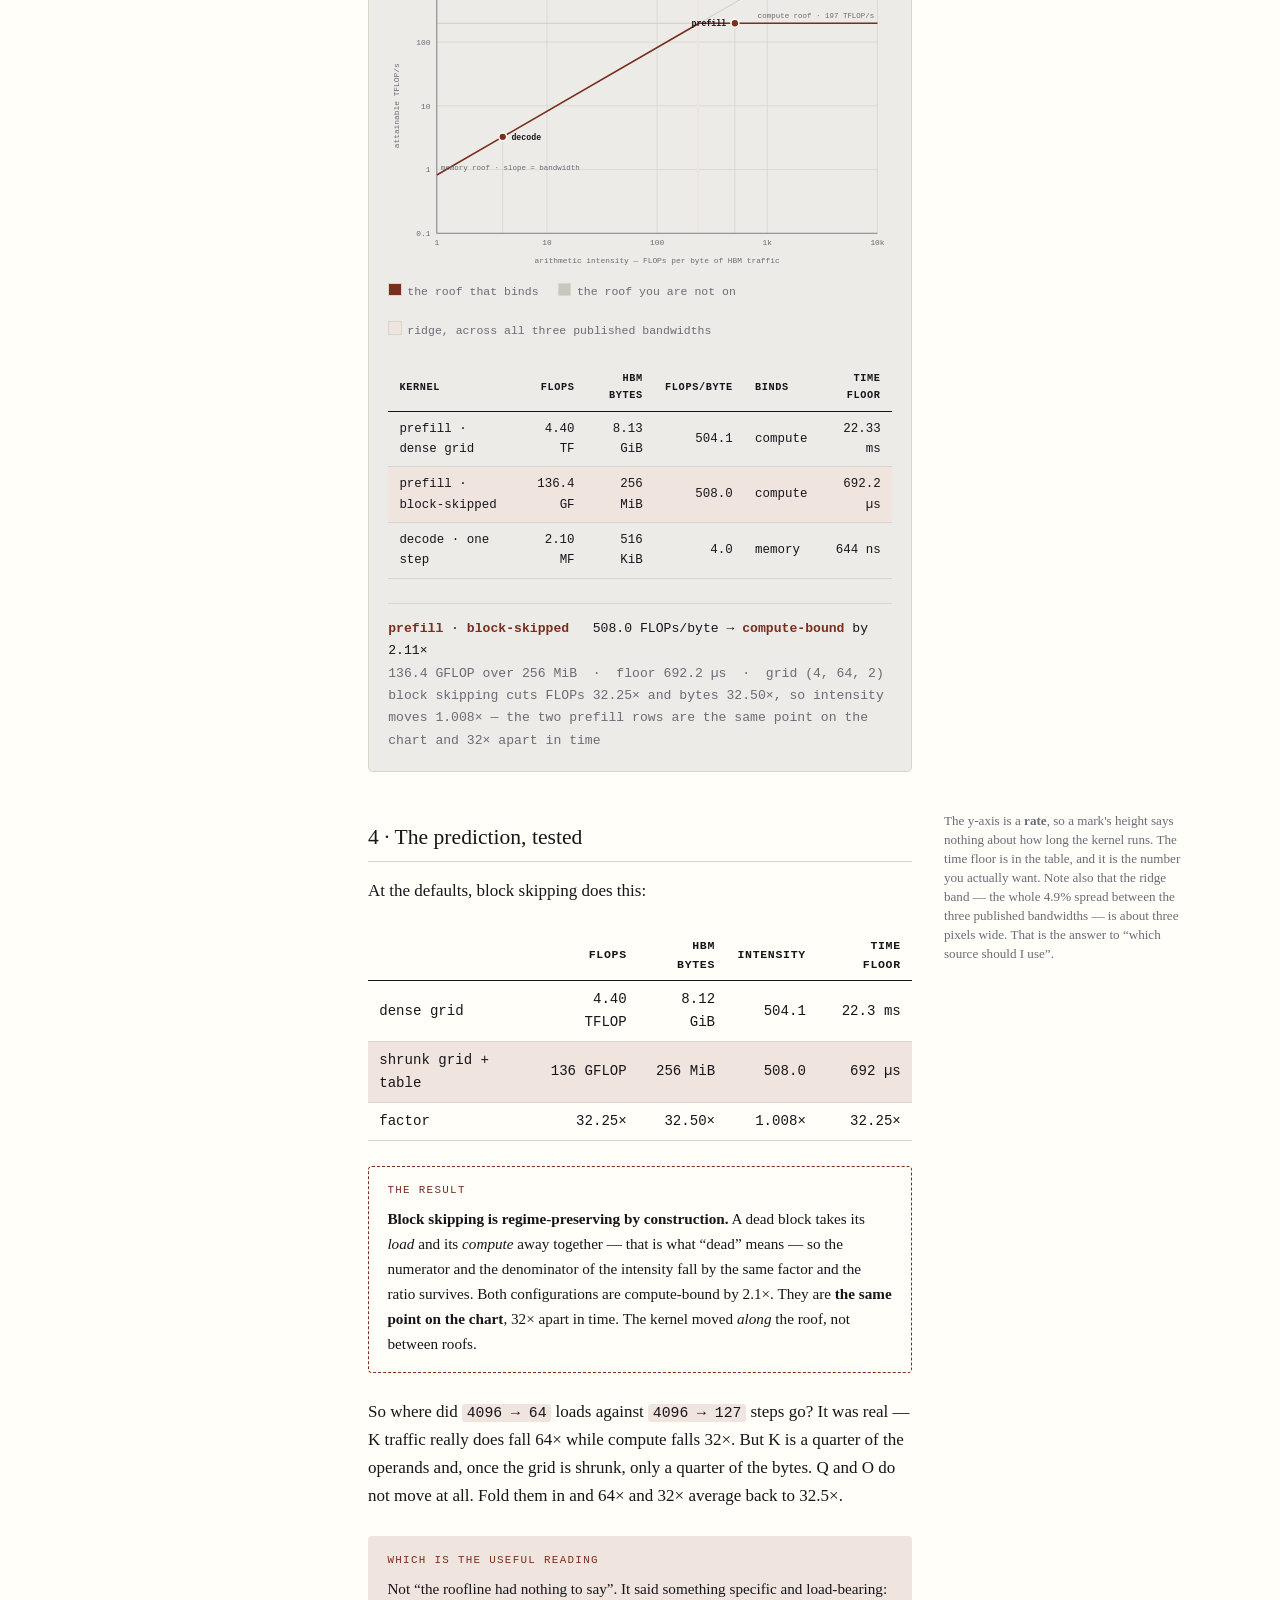
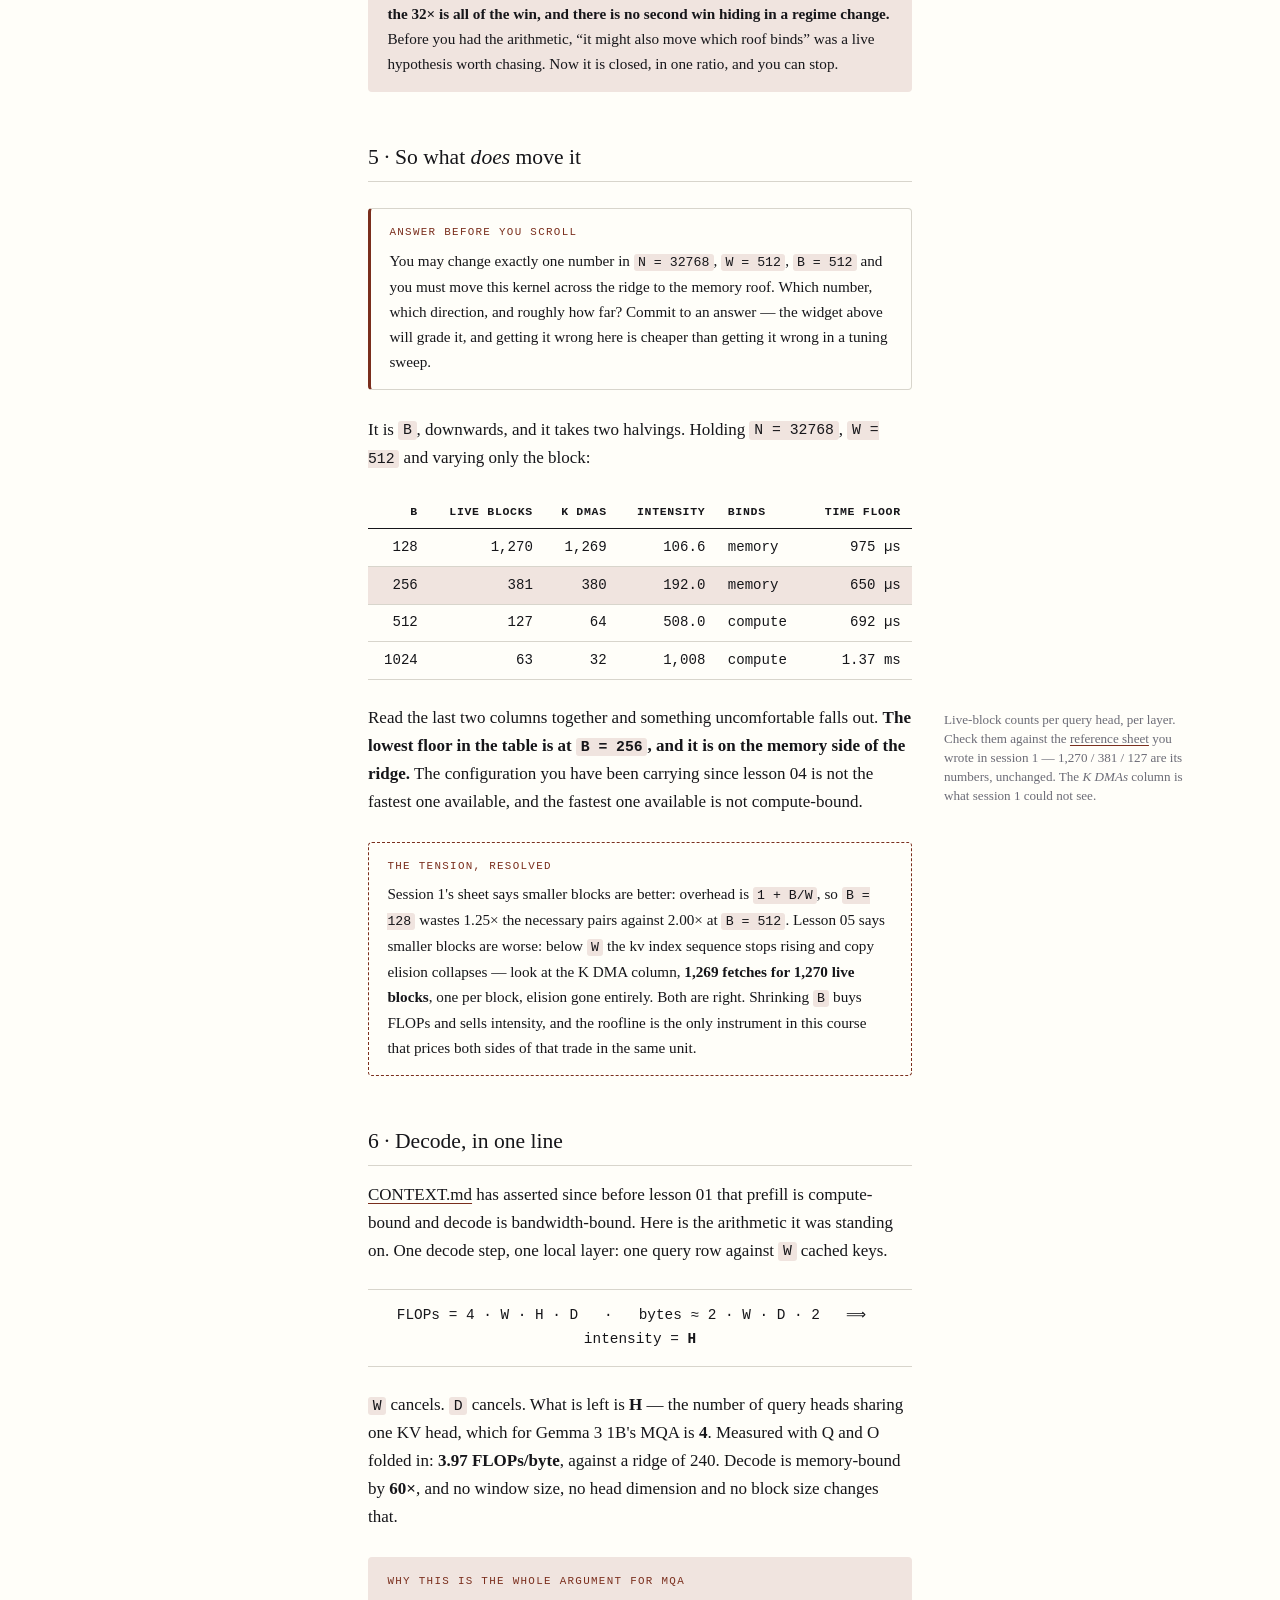
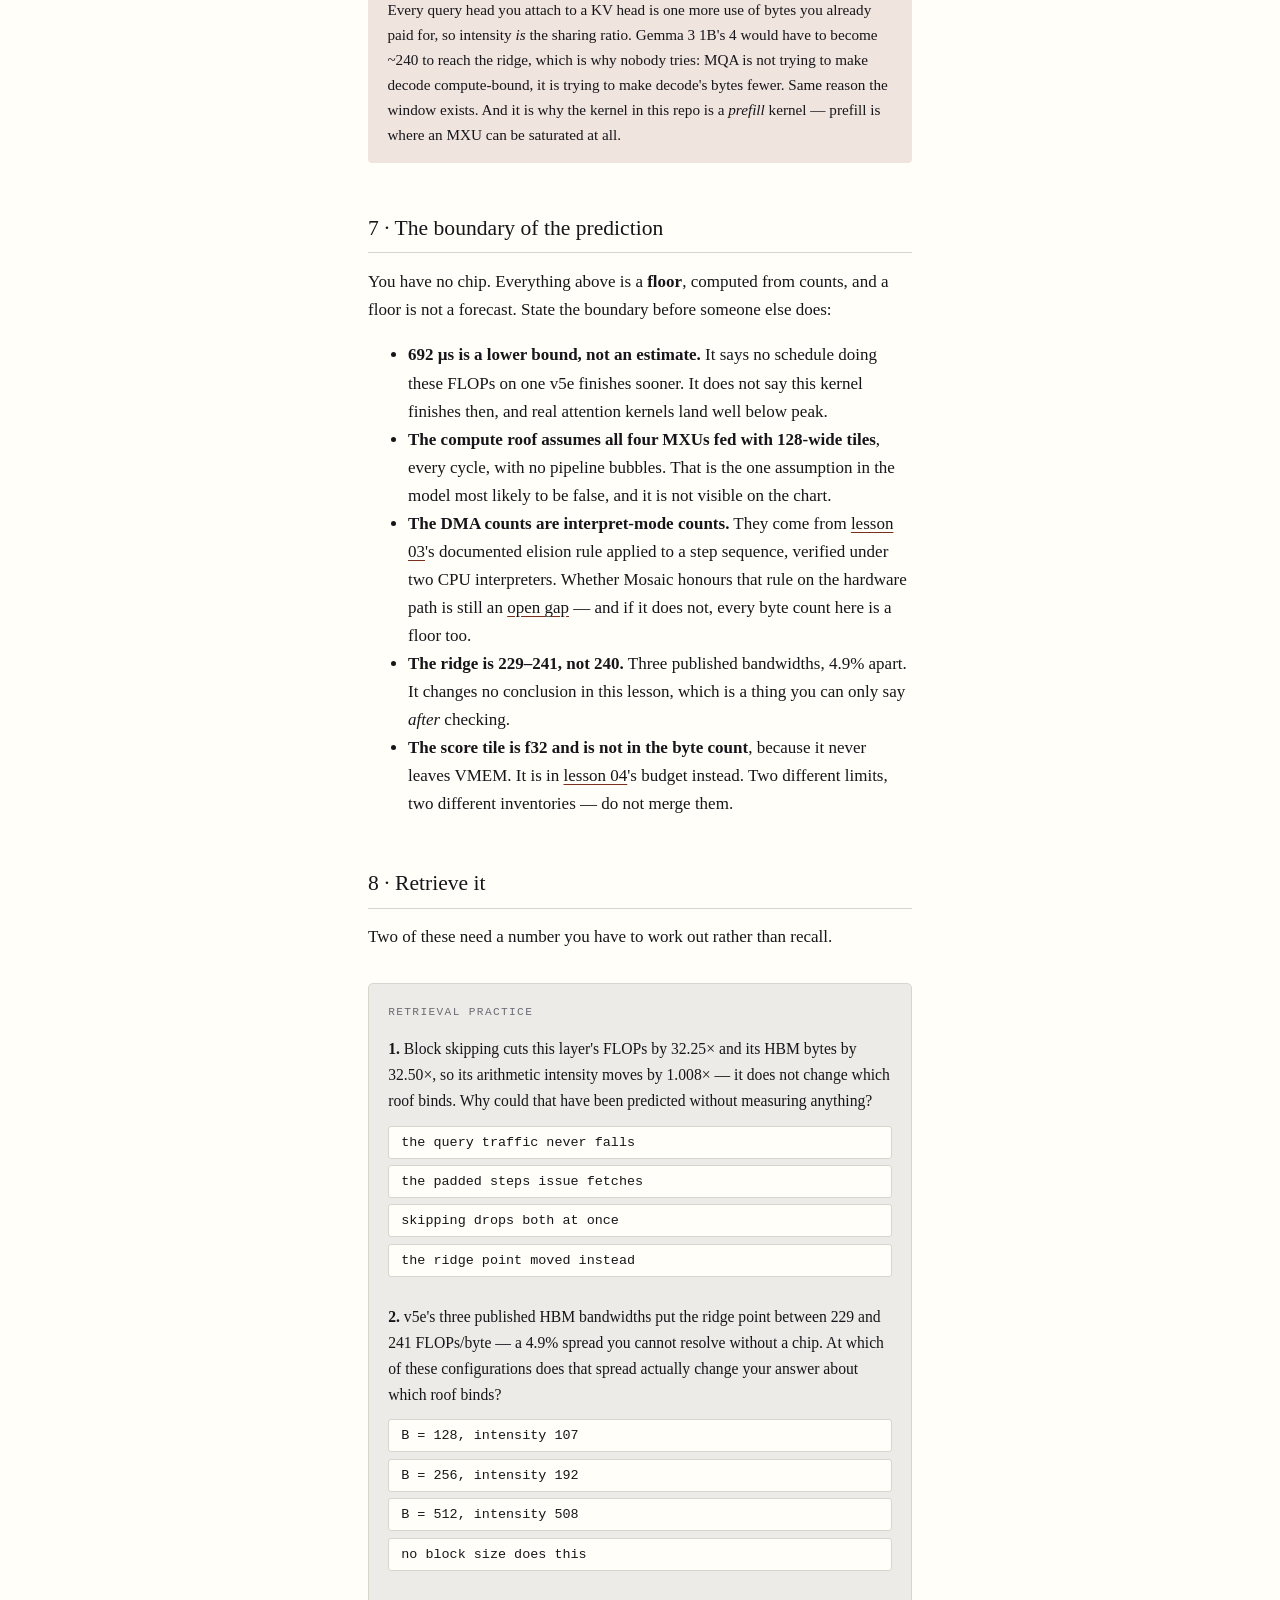
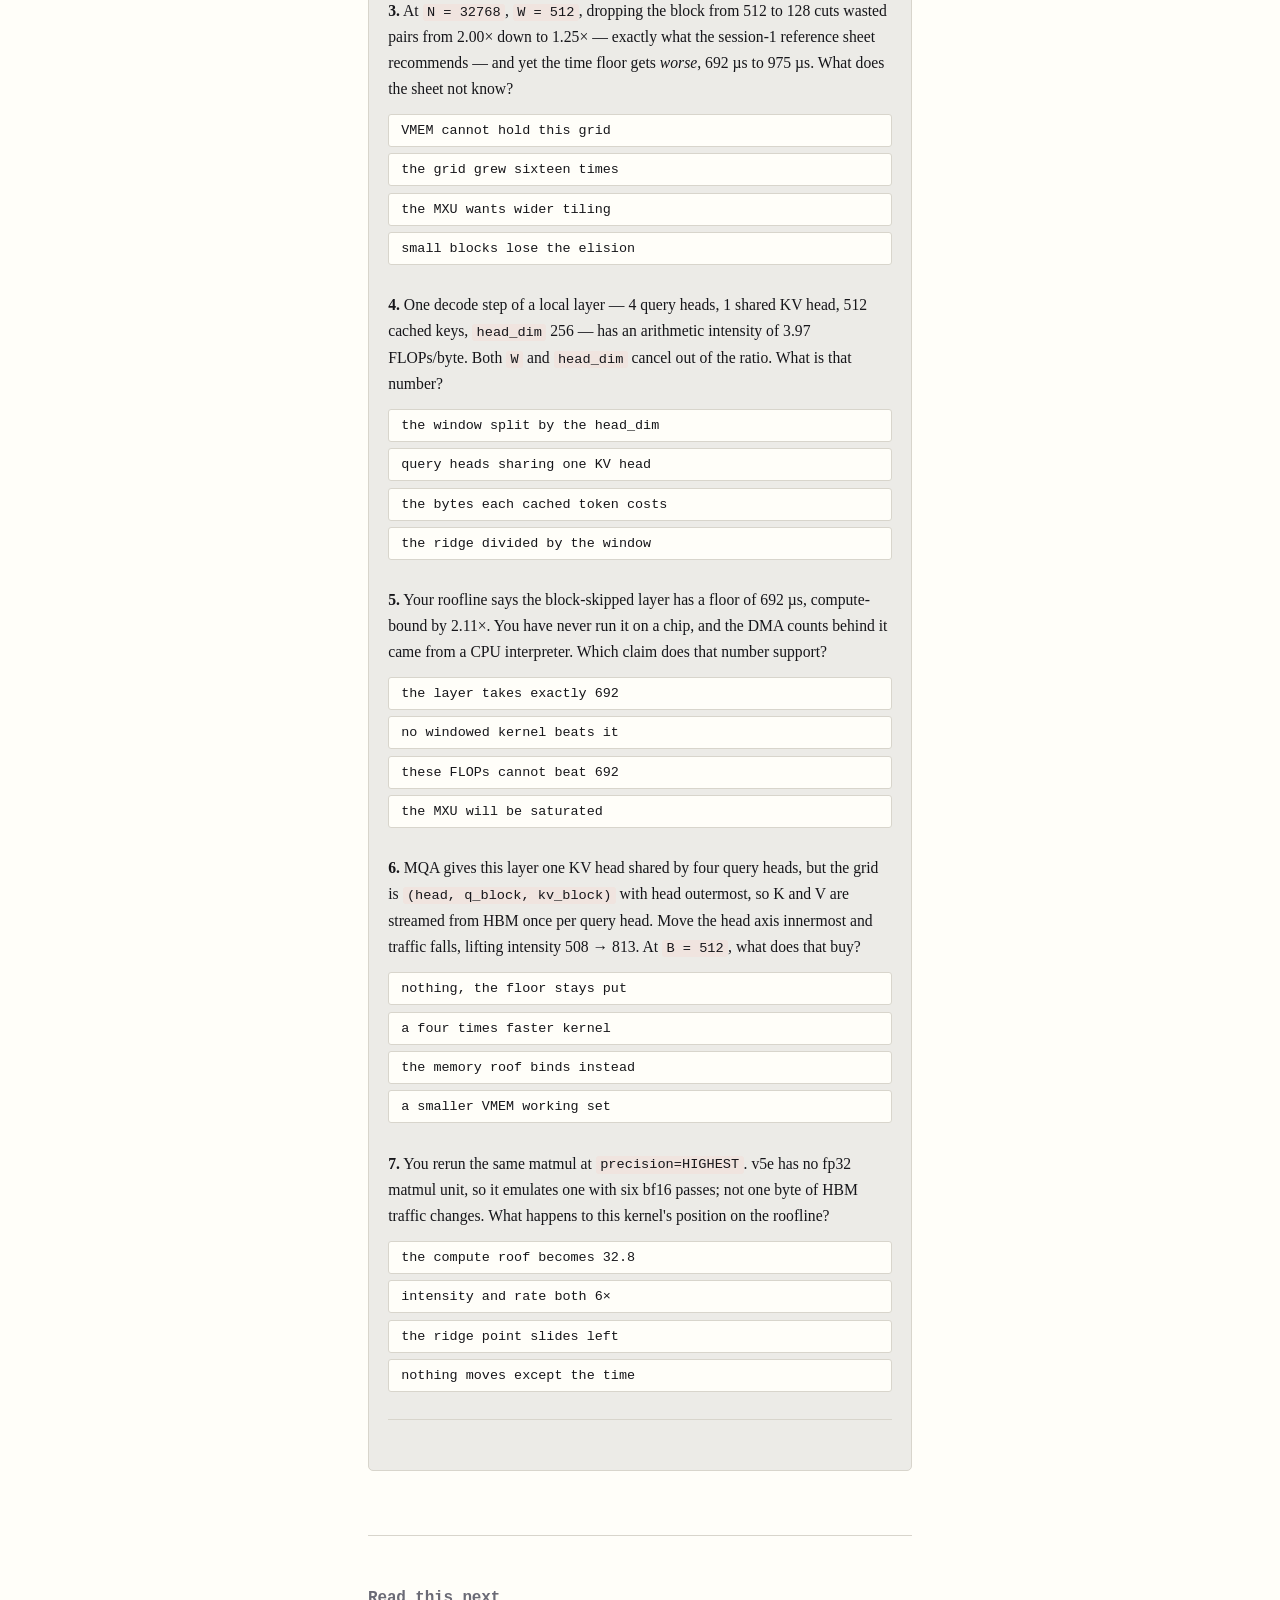
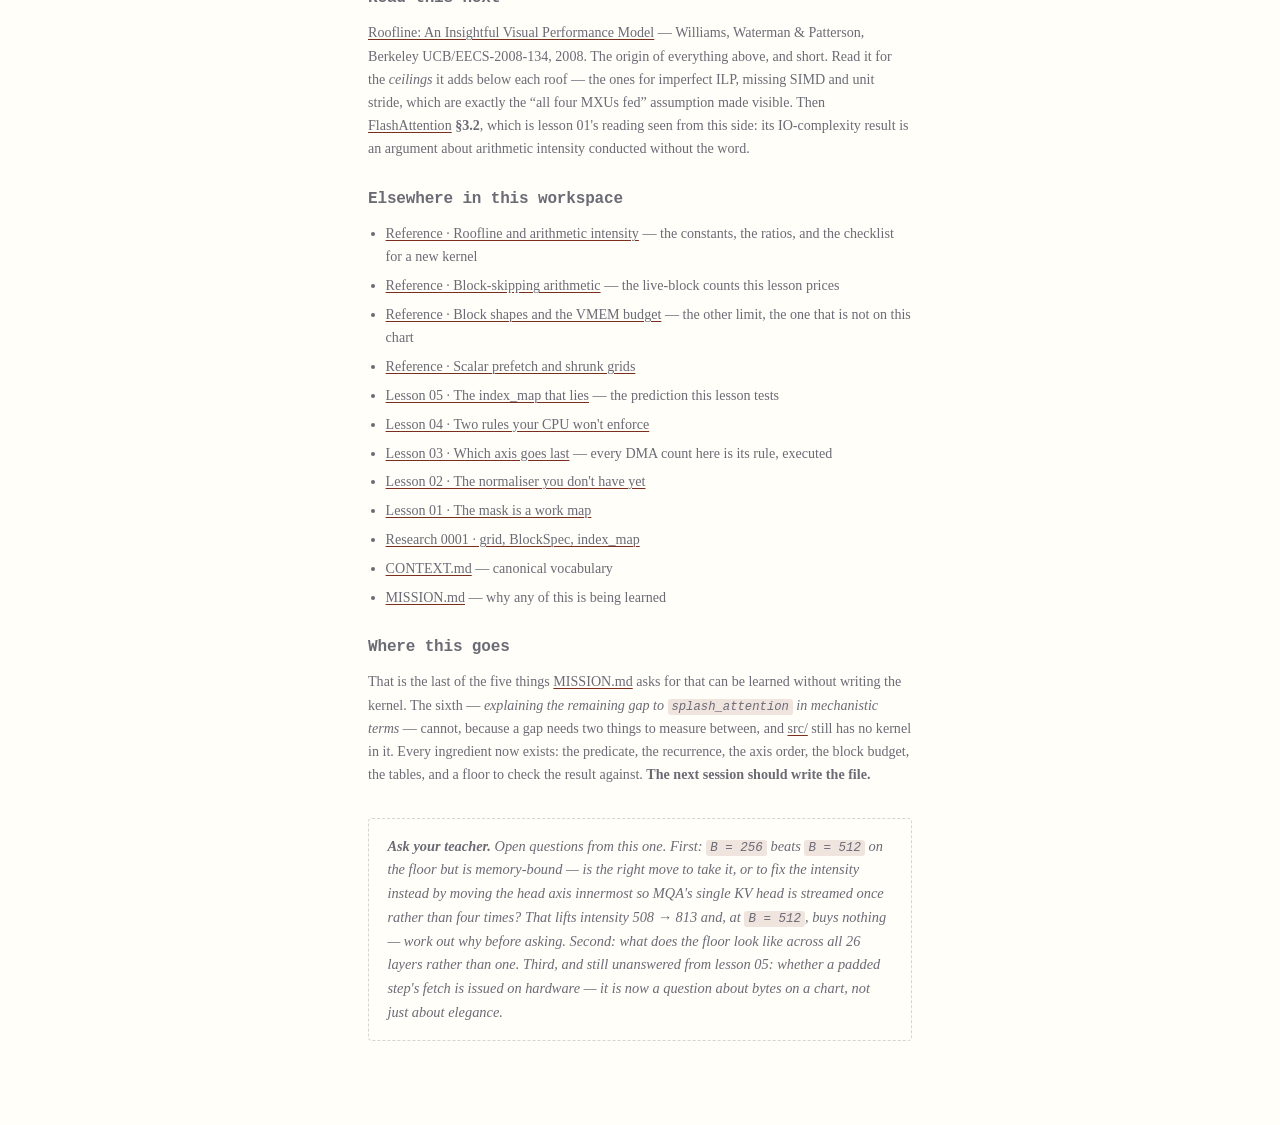
<file: lessons/0006-the-roof-that-didnt-move.html>
<!doctype html>
<html lang="en">
<head>
<meta charset="utf-8">
<meta name="viewport" content="width=device-width, initial-scale=1">
<title>Lesson 06 · The roof that didn't move</title>
<link rel="stylesheet" href="../assets/lesson.css">
</head>
<body>

<article class="lesson">

  <p class="eyebrow">Lesson 06 · Windowed prefill</p>
  <h1>The roof that didn't move</h1>
  <p class="standfirst">
    <a href="0005-the-index-map-that-lies.html">Lesson 05</a> ended with a prediction: block
    skipping cuts loads and compute by different factors, so it should move the kernel from one
    roof to the other. This lesson works out the arithmetic. <b>The prediction is wrong</b> —
    and the reason it is wrong is worth more than the roofline itself.
  </p>

  <p>
    You can now write the kernel. What you cannot yet do is the thing
    <a href="https://github.com/denis-mil/gemma3-tpu-pallas/blob/main/MISSION.md">MISSION.md</a> asks for last: <i>read a roofline and state which roof
    binds, with the arithmetic to back it</i>. That is two hardware constants, one ratio, and a
    habit — and the habit is the part that transfers.
  </p>

  <h2>1 · Two roofs and a ridge</h2>

  <p>
    A v5e can do at most so much arithmetic per second, and move at most so many bytes per
    second. Neither limit knows about the other. Plot attainable rate against
    <b>arithmetic intensity</b> — FLOPs performed per byte of HBM traffic — and the two limits
    become two lines:
  </p>

  <div class="eq">
    attainable FLOP/s = min( peak FLOP/s , &nbsp; intensity × peak bandwidth )
  </div>

  <p>
    A horizontal roof you cannot climb over, and a sloped roof whose slope <i>is</i> the
    bandwidth. They meet at the <b>ridge point</b>, at intensity = peak FLOP/s ÷ peak bandwidth.
    Left of the ridge, bytes decide; right of it, arithmetic does. That is the whole model:
    <a href="https://www2.eecs.berkeley.edu/Pubs/TechRpts/2008/EECS-2008-134.html">Williams,
    Waterman &amp; Patterson, 2008</a>.
  </p>

  <div class="note">
    <span class="note-label">One roof, and two ways to count a FLOP</span>
    <p>There is <b>one</b> horizontal roof on a v5e, always: 197 TFLOP/s of bf16. Asking for more
    numerical precision does not lower it — the chip has no fp32 matmul unit, so it emulates one
    with three or six bf16 passes, and the extra work lands in the <i>FLOP count</i>, moving your
    point right and up along the same two lines. Every FLOP figure in this lesson is bf16, hence
    one pass, so nothing here needs adjusting for it; the distinction matters the moment you
    report an achieved rate at <code>HIGHEST</code>. See
    <a href="https://github.com/denis-mil/gemma3-tpu-pallas/blob/main/docs/adr/0004-flop-counts-are-hardware-work.md">ADR-0004</a>.</p>
  </div>

  <h3>The constants, and the disagreement in them</h3>

  <p>
    Peak bf16 is not in dispute: <b>197 TFLOP/s</b>, stated identically by
    <a href="https://docs.cloud.google.com/tpu/docs/v5e">Cloud TPU v5e</a> and by JAX's own
    hardware table. Bandwidth is another matter. Three sources, three numbers:
  </p>

  <table>
    <thead><tr><th>Source</th><th class="num">B/s</th><th class="num">ridge</th></tr></thead>
    <tbody>
      <tr class="highlight"><td><code>jax/_src/pallas/mosaic/tpu_info.py</code></td><td class="num">820e9</td><td class="num">240.2</td></tr>
      <tr><td><a href="https://github.com/denis-mil/gemma3-tpu-pallas/blob/main/src/gemma3_pallas/shapes.py"><code>shapes.py</code></a></td><td class="num">819e9</td><td class="num">240.5</td></tr>
      <tr><td>cloud docs, &ldquo;800 GiBps&rdquo; read literally</td><td class="num">858.99e9</td><td class="num">229.3</td></tr>
    </tbody>
  </table>

  <p>
    They are not the same number in different clothes — <code>800 GiBps</code> is 859e9 B/s,
    which is 4.8% above 820e9. Resolve it rather than averaging it. The same cloud table writes
    HBM capacity as &ldquo;16 GB&rdquo; where JAX's table records <code>17,200,000,000</code>
    bytes — that is 16 <i>GiB</i>. So the page's GB/GiB labelling is demonstrably loose, and
    <b>820e9 B/s is the number to work with</b>. Carry the other two as a boundary, not as a
    correction.
  </p>

  <div class="win">
    <span class="note-label">A primary source you can query offline</span>
    <p>The v5e row of JAX's hardware table is <i>runnable</i>, which is worth more than a doc
    page you have to trust:</p>
    <pre><code>from jax._src.pallas.mosaic import tpu_info as ti
ti.get_tpu_info_for_chip(ti.ChipVersion.TPU_V5E, 1)</code></pre>
    <p>It returns <code>mem_bw_bytes_per_second=820000000000</code>,
    <code>bf16_ops_per_second=197000000000000</code>, <code>vmem_capacity_bytes=134217728</code>
    (the 128 MiB <a href="0004-two-rules-your-cpu-wont-enforce.html">lesson 04</a> argued for),
    <code>smem_capacity_bytes=1048576</code>, and <code>num_mxus=4</code> with
    <code>mxu_column_size=128</code>. Both roofs, the VMEM ceiling and the MXU geometry, from
    one call, on a laptop with no chip in it.</p>
  </div>

  <p class="sidenote">
    <code>num_mxus=4</code> is the fine print on the compute roof. 197 TFLOP/s is <i>four</i>
    128×128 MXUs all fed, every cycle. <a href="0004-two-rules-your-cpu-wont-enforce.html">Lesson
    04</a>'s block-shape rule is that requirement wearing a different hat: a block that does not
    fill a 128-wide tile does not reach the roof, so the roof stops being a bound you are
    chasing and becomes one you cannot see.
  </p>

  <h2>2 · Intensity belongs to the schedule, not the chip</h2>

  <p>
    The ridge is a fact about a v5e. Intensity is a fact about <i>your kernel</i> — and not even
    about its algorithm, but about the schedule you gave it. Same maths, different
    <code>BlockSpec</code>s, different intensity. That is why this is the last lesson rather than
    the first: you needed a real grid before the x-axis meant anything.
  </p>

  <p>
    The same goes for <code>precision</code>, and it moves the mark further than any
    <code>BlockSpec</code> will: v5e has no fp32 matmul unit, so an fp32-precision matmul is
    emulated with three or six bf16 passes, and counting those passes multiplies the intensity by
    three or six over bytes that never moved. Intensity is a fact about a kernel <i>as executed</i>
    — schedule and precision both.
  </p>

  <p>
    Counting it for one local layer of Gemma 3 1B, bf16, on
    <code>splash_attention</code>'s grid <code>(head, q_block, kv_block)</code>:
  </p>

  <pre><code>FLOPs = 4 · pairs · head_dim          <span class="dim"># pairs at BLOCK granularity — the kernel computes whole blocks</span>
bytes = (copies issued) · block · head_dim · 2</code></pre>

  <p class="sidenote">
    Every DMA count below comes from
    <a href="0003-which-axis-goes-last.html">lesson 03</a>'s elision rule, executed — the widget
    calls <code>PipelineGrid.trace</code>, the same function that drew lesson 03's picture and
    counted lesson 05's traffic. Q, K, V and O blocks are all
    <code>(block × head_dim)</code>, so one DMA is one DMA whichever operand it belongs to.
  </p>

  <div class="warn">
    <span class="note-label">Count all four operands, not just K</span>
    <p>Lesson 05 counted K DMAs, because K was what block skipping was doing something to. A
    roofline cannot be that selective: <b>Q and O are read and written once each no matter what
    the mask says</b>, and at a shrunk grid they are <i>half the total traffic</i>. This is where
    lesson 05's prediction goes wrong, and it goes wrong before any hardware is involved.</p>
  </div>

  <h2>3 · Put the kernel on the chart</h2>

  <p>
    Defaults are Gemma 3 1B's real geometry: <code>N = 32768</code>, <code>W = 512</code>,
    <code>B = 512</code>. Hover either mark for its numbers; the bandwidth control changes which
    published constant the ridge is drawn from.
  </p>

  <div id="roof"></div>

  <p class="sidenote">
    The y-axis is a <b>rate</b>, so a mark's height says nothing about how long the kernel runs.
    The time floor is in the table, and it is the number you actually want. Note also that the
    ridge band — the whole 4.9% spread between the three published bandwidths — is about three
    pixels wide. That is the answer to &ldquo;which source should I use&rdquo;.
  </p>

  <h2>4 · The prediction, tested</h2>

  <p>
    At the defaults, block skipping does this:
  </p>

  <table>
    <thead><tr><th></th><th class="num">FLOPs</th><th class="num">HBM bytes</th><th class="num">intensity</th><th class="num">time floor</th></tr></thead>
    <tbody>
      <tr><td>dense grid</td><td class="num">4.40 TFLOP</td><td class="num">8.12 GiB</td><td class="num">504.1</td><td class="num">22.3 ms</td></tr>
      <tr class="highlight"><td>shrunk grid + table</td><td class="num">136 GFLOP</td><td class="num">256 MiB</td><td class="num">508.0</td><td class="num">692 µs</td></tr>
      <tr><td>factor</td><td class="num">32.25×</td><td class="num">32.50×</td><td class="num">1.008×</td><td class="num">32.25×</td></tr>
    </tbody>
  </table>

  <div class="win">
    <span class="note-label">The result</span>
    <p><b>Block skipping is regime-preserving by construction.</b> A dead block takes its
    <i>load</i> and its <i>compute</i> away together — that is what &ldquo;dead&rdquo; means — so
    the numerator and the denominator of the intensity fall by the same factor and the ratio
    survives. Both configurations are compute-bound by 2.1×. They are <b>the same point on the
    chart</b>, 32× apart in time. The kernel moved <i>along</i> the roof, not between roofs.</p>
  </div>

  <p>
    So where did <code>4096 → 64</code> loads against <code>4096 → 127</code> steps go? It was
    real — K traffic really does fall 64× while compute falls 32×. But K is a quarter of the
    operands and, once the grid is shrunk, only a quarter of the bytes. Q and O do not move at
    all. Fold them in and 64× and 32× average back to 32.5×.
  </p>

  <div class="note">
    <span class="note-label">Which is the useful reading</span>
    <p>Not &ldquo;the roofline had nothing to say&rdquo;. It said something specific and
    load-bearing: <b>the 32× is all of the win, and there is no second win hiding in a regime
    change.</b> Before you had the arithmetic, &ldquo;it might also move which roof binds&rdquo;
    was a live hypothesis worth chasing. Now it is closed, in one ratio, and you can stop.</p>
  </div>

  <h2>5 · So what <i>does</i> move it</h2>

  <div class="warn">
    <span class="note-label">Answer before you scroll</span>
    <p>You may change exactly one number in <code>N = 32768</code>, <code>W = 512</code>,
    <code>B = 512</code> and you must move this kernel across the ridge to the memory roof. Which
    number, which direction, and roughly how far? Commit to an answer — the widget above will
    grade it, and getting it wrong here is cheaper than getting it wrong in a tuning sweep.</p>
  </div>

  <p>
    It is <code>B</code>, downwards, and it takes two halvings. Holding
    <code>N = 32768</code>, <code>W = 512</code> and varying only the block:
  </p>

  <table>
    <thead><tr><th class="num">B</th><th class="num">live blocks</th><th class="num">K DMAs</th><th class="num">intensity</th><th>binds</th><th class="num">time floor</th></tr></thead>
    <tbody>
      <tr><td class="num">128</td><td class="num">1,270</td><td class="num">1,269</td><td class="num">106.6</td><td>memory</td><td class="num">975 µs</td></tr>
      <tr class="highlight"><td class="num">256</td><td class="num">381</td><td class="num">380</td><td class="num">192.0</td><td>memory</td><td class="num">650 µs</td></tr>
      <tr><td class="num">512</td><td class="num">127</td><td class="num">64</td><td class="num">508.0</td><td>compute</td><td class="num">692 µs</td></tr>
      <tr><td class="num">1024</td><td class="num">63</td><td class="num">32</td><td class="num">1,008</td><td>compute</td><td class="num">1.37 ms</td></tr>
    </tbody>
  </table>

  <p class="sidenote">
    Live-block counts per query head, per layer. Check them against the
    <a href="../reference/block-skipping-arithmetic.html">reference sheet</a> you wrote in
    session 1 — 1,270 / 381 / 127 are its numbers, unchanged. The <i>K DMAs</i> column is what
    session 1 could not see.
  </p>

  <p>
    Read the last two columns together and something uncomfortable falls out. <b>The lowest floor
    in the table is at <code>B = 256</code>, and it is on the memory side of the ridge.</b> The
    configuration you have been carrying since lesson 04 is not the fastest one available, and
    the fastest one available is not compute-bound.
  </p>

  <div class="win">
    <span class="note-label">The tension, resolved</span>
    <p>Session 1's sheet says smaller blocks are better: overhead is <code>1 + B/W</code>, so
    <code>B = 128</code> wastes 1.25× the necessary pairs against 2.00× at <code>B = 512</code>.
    Lesson 05 says smaller blocks are worse: below <code>W</code> the kv index sequence stops
    rising and copy elision collapses — look at the K DMA column, <b>1,269 fetches for 1,270
    live blocks</b>, one per block, elision gone entirely. Both are right. Shrinking
    <code>B</code> buys FLOPs and sells intensity, and the roofline is the only instrument in
    this course that prices both sides of that trade in the same unit.</p>
  </div>

  <h2>6 · Decode, in one line</h2>

  <p>
    <a href="https://github.com/denis-mil/gemma3-tpu-pallas/blob/main/CONTEXT.md">CONTEXT.md</a> has asserted since before lesson 01 that prefill is
    compute-bound and decode is bandwidth-bound. Here is the arithmetic it was standing on. One
    decode step, one local layer: one query row against <code>W</code> cached keys.
  </p>

  <div class="eq">
    FLOPs = 4 · W · H · D &nbsp;&nbsp;·&nbsp;&nbsp; bytes ≈ 2 · W · D · 2 &nbsp;&nbsp;⟹&nbsp;&nbsp; intensity = <b>H</b>
  </div>

  <p>
    <code>W</code> cancels. <code>D</code> cancels. What is left is <b>H</b> — the number of
    query heads sharing one KV head, which for Gemma 3 1B's MQA is <b>4</b>. Measured with Q and
    O folded in: <b>3.97 FLOPs/byte</b>, against a ridge of 240. Decode is memory-bound by
    <b>60×</b>, and no window size, no head dimension and no block size changes that.
  </p>

  <div class="note">
    <span class="note-label">Why this is the whole argument for MQA</span>
    <p>Every query head you attach to a KV head is one more use of bytes you already paid for, so
    intensity <i>is</i> the sharing ratio. Gemma 3 1B's 4 would have to become ~240 to reach the
    ridge, which is why nobody tries: MQA is not trying to make decode compute-bound, it is
    trying to make decode's bytes fewer. Same reason the window exists. And it is why the kernel
    in this repo is a <i>prefill</i> kernel — prefill is where an MXU can be saturated at all.</p>
  </div>

  <h2>7 · The boundary of the prediction</h2>

  <p>
    You have no chip. Everything above is a <b>floor</b>, computed from counts, and a floor is
    not a forecast. State the boundary before someone else does:
  </p>

  <ul>
    <li><b>692 µs is a lower bound, not an estimate.</b> It says no schedule doing these FLOPs
      on one v5e finishes sooner. It does not say this kernel finishes then, and real attention
      kernels land well below peak.</li>
    <li><b>The compute roof assumes all four MXUs fed with 128-wide tiles</b>, every cycle,
      with no pipeline bubbles. That is the one assumption in the model most likely to be false,
      and it is not visible on the chart.</li>
    <li><b>The DMA counts are interpret-mode counts.</b> They come from
      <a href="0003-which-axis-goes-last.html">lesson 03</a>'s documented elision rule applied to
      a step sequence, verified under two CPU interpreters. Whether Mosaic honours that rule on
      the hardware path is still an <a href="https://github.com/denis-mil/gemma3-tpu-pallas/blob/main/RESOURCES.md">open gap</a> — and if it does not,
      every byte count here is a floor too.</li>
    <li><b>The ridge is 229–241, not 240.</b> Three published bandwidths, 4.9% apart. It changes
      no conclusion in this lesson, which is a thing you can only say <i>after</i> checking.</li>
    <li><b>The score tile is f32 and is not in the byte count</b>, because it never leaves VMEM.
      It is in <a href="0004-two-rules-your-cpu-wont-enforce.html">lesson 04</a>'s budget
      instead. Two different limits, two different inventories — do not merge them.</li>
  </ul>

  <h2>8 · Retrieve it</h2>

  <p>
    Two of these need a number you have to work out rather than recall.
  </p>

  <div id="quiz"></div>

</article>

<footer class="footer">

  <h3>Read this next</h3>
  <p>
    <a href="https://www2.eecs.berkeley.edu/Pubs/TechRpts/2008/EECS-2008-134.html">Roofline: An
    Insightful Visual Performance Model</a> — Williams, Waterman &amp; Patterson, Berkeley
    UCB/EECS-2008-134, 2008. The origin of everything above, and short. Read it for the
    <i>ceilings</i> it adds below each roof — the ones for imperfect ILP, missing SIMD and unit
    stride, which are exactly the &ldquo;all four MXUs fed&rdquo; assumption made visible. Then
    <a href="https://arxiv.org/abs/2205.14135">FlashAttention</a> <b>§3.2</b>, which is lesson
    01's reading seen from this side: its IO-complexity result is an argument about arithmetic
    intensity conducted without the word.
  </p>

  <h3>Elsewhere in this workspace</h3>
  <ul>
    <li><a href="../reference/roofline-and-arithmetic-intensity.html">Reference · Roofline and arithmetic intensity</a> — the constants, the ratios, and the checklist for a new kernel</li>
    <li><a href="../reference/block-skipping-arithmetic.html">Reference · Block-skipping arithmetic</a> — the live-block counts this lesson prices</li>
    <li><a href="../reference/block-shapes-and-vmem.html">Reference · Block shapes and the VMEM budget</a> — the other limit, the one that is not on this chart</li>
    <li><a href="../reference/scalar-prefetch-and-shrunk-grids.html">Reference · Scalar prefetch and shrunk grids</a></li>
    <li><a href="0005-the-index-map-that-lies.html">Lesson 05 · The index_map that lies</a> — the prediction this lesson tests</li>
    <li><a href="0004-two-rules-your-cpu-wont-enforce.html">Lesson 04 · Two rules your CPU won't enforce</a></li>
    <li><a href="0003-which-axis-goes-last.html">Lesson 03 · Which axis goes last</a> — every DMA count here is its rule, executed</li>
    <li><a href="0002-the-normaliser-you-dont-have-yet.html">Lesson 02 · The normaliser you don't have yet</a></li>
    <li><a href="0001-the-mask-is-a-work-map.html">Lesson 01 · The mask is a work map</a></li>
    <li><a href="https://github.com/denis-mil/gemma3-tpu-pallas/blob/main/docs/research/0001-pallas-grid-blockspec-index-map.md">Research 0001 · grid, BlockSpec, index_map</a></li>
    <li><a href="https://github.com/denis-mil/gemma3-tpu-pallas/blob/main/CONTEXT.md">CONTEXT.md</a> — canonical vocabulary</li>
    <li><a href="https://github.com/denis-mil/gemma3-tpu-pallas/blob/main/MISSION.md">MISSION.md</a> — why any of this is being learned</li>
  </ul>

  <h3>Where this goes</h3>
  <p>
    That is the last of the five things <a href="https://github.com/denis-mil/gemma3-tpu-pallas/blob/main/MISSION.md">MISSION.md</a> asks for that can
    be learned without writing the kernel. The sixth — <i>explaining the remaining gap to
    <code>splash_attention</code> in mechanistic terms</i> — cannot, because a gap needs two
    things to measure between, and <a href="https://github.com/denis-mil/gemma3-tpu-pallas/tree/main/src/gemma3_pallas">src/</a> still has no kernel
    in it. Every ingredient now exists: the predicate, the recurrence, the axis order, the block
    budget, the tables, and a floor to check the result against. <b>The next session should write
    the file.</b>
  </p>

  <div class="ask">
    <b>Ask your teacher.</b> Open questions from this one. First: <code>B = 256</code> beats
    <code>B = 512</code> on the floor but is memory-bound — is the right move to take it, or to
    fix the intensity instead by moving the head axis innermost so MQA's single KV head is
    streamed once rather than four times? That lifts intensity 508 → 813 and, at
    <code>B = 512</code>, buys <i>nothing</i> — work out why before asking. Second: what does the
    floor look like across all 26 layers rather than one. Third, and still unanswered from lesson
    05: whether a padded step's fetch is issued on hardware — it is now a question about bytes on
    a chart, not just about elegance.
  </div>

</footer>

<script src="../assets/mask-grid.js"></script>
<script src="../assets/pipeline-grid.js"></script>
<script src="../assets/skip-table.js"></script>
<script src="../assets/roofline.js"></script>
<script src="../assets/quiz.js"></script>
<script>
Roofline.mount('#roof', {
  title: 'Which roof binds — TPU v5e, one local layer',
  seqLen: 32768,
  window: 512,
  block: 512,
  controls: ['seqLen', 'window', 'block', 'bandwidth']
});

Quiz.mount('#quiz', {
  title: 'Retrieval practice',
  questions: [
    {
      stem: 'Block skipping cuts this layer\'s FLOPs by 32.25× and its HBM bytes by 32.50×, so its arithmetic intensity moves by 1.008× — it does not change which roof binds. Why could that have been predicted without measuring anything?',
      options: ['the query traffic never falls',
                'the padded steps issue fetches',
                'skipping drops both at once',
                'the ridge point moved instead'],
      answer: 2,
      why: 'A dead block is dead in both currencies. Declining it removes its K and V load <i>and</i> the matmul that would have consumed them, so the numerator and denominator of FLOPs/byte fall together and the ratio is preserved. <b>Block skipping is regime-preserving by construction</b> — it moves a kernel along its roof, never across the ridge. Query traffic indeed never falls, and that is exactly why the ratio moves by 0.8% rather than 0.0% — but it is the correction term, not the mechanism. The lesson underneath: when an optimisation removes work and traffic in proportion, the roofline cannot see it, and you should look at the time floor instead.'
    },
    {
      stem: 'v5e\'s three published HBM bandwidths put the ridge point between 229 and 241 FLOPs/byte — a 4.9% spread you cannot resolve without a chip. At which of these configurations does that spread actually change your answer about which roof binds?',
      options: ['B = 128, intensity 107',
                'B = 256, intensity 192',
                'B = 512, intensity 508',
                'no block size does this'],
      answer: 3,
      why: '107 and 192 are below 229, so they are memory-bound under <i>every</i> published bandwidth; 508 is above 241, so it is compute-bound under every one. The disagreement is real and it is also irrelevant here, and the only way to know that is to carry the range through the comparison instead of picking a number. <b>Check whether an uncertainty is load-bearing before you let it stop you</b> — it usually is not, and saying so out loud is a stronger claim than quoting a single constant would have been. It would start to matter around intensity 230–240, which at these shapes means a block size between 256 and 512.'
    },
    {
      stem: 'At <code>N = 32768</code>, <code>W = 512</code>, dropping the block from 512 to 128 cuts wasted pairs from 2.00× down to 1.25× — exactly what the session-1 reference sheet recommends — and yet the time floor gets <i>worse</i>, 692 µs to 975 µs. What does the sheet not know?',
      options: ['VMEM cannot hold this grid',
                'the grid grew sixteen times',
                'the MXU wants wider tiling',
                'small blocks lose the elision'],
      answer: 3,
      why: 'At <code>B = 128</code> with <code>W = 512</code> each query row needs five kv blocks, so the kv index sequence steps backwards at every row boundary and lesson 05\'s load-once property is gone: <b>1,269 K DMAs against 1,270 live blocks</b>, one fetch per block, no elision at all. Traffic therefore falls far more slowly than FLOPs do, intensity collapses from 508 to 107, and the kernel crosses to the memory roof. The grid does grow sixteen-fold and the MXU does prefer wide tiles — both true, both beside the point, because neither appears in FLOPs/byte. <b>Shrinking the block buys FLOPs and sells intensity</b>, and the roofline is what prices the two against each other.'
    },
    {
      stem: 'One decode step of a local layer — 4 query heads, 1 shared KV head, 512 cached keys, <code>head_dim</code> 256 — has an arithmetic intensity of 3.97 FLOPs/byte. Both <code>W</code> and <code>head_dim</code> cancel out of the ratio. What is that number?',
      options: ['the window split by the head_dim',
                'query heads sharing one KV head',
                'the bytes each cached token costs',
                'the ridge divided by the window'],
      answer: 1,
      why: 'Reading <code>W · D</code> key/value elements at 2 bytes and doing <code>4 · W · H · D</code> FLOPs with them leaves <b>H</b>, the sharing ratio — 4 for MQA, and it would be the group size under GQA. That is why decode is memory-bound by 60× and why no amount of window or head-dimension tuning rescues it: you would need ~240 query heads per KV head to reach the ridge. It is also the honest argument for MQA, which is not trying to make decode compute-bound but to make its bytes fewer. The measured 3.97 rather than 4.00 is the query row in and the output row out, which do not cancel.'
    },
    {
      stem: 'Your roofline says the block-skipped layer has a floor of 692 µs, compute-bound by 2.11×. You have never run it on a chip, and the DMA counts behind it came from a CPU interpreter. Which claim does that number support?',
      options: ['the layer takes exactly 692',
                'no windowed kernel beats it',
                'these FLOPs cannot beat 692',
                'the MXU will be saturated'],
      answer: 2,
      why: 'A roofline bounds a <i>given amount of work</i> against a chip\'s peak: 136 GFLOP at 197 TFLOP/s cannot finish in less than 692 µs, whatever the schedule. It does not predict the runtime — real kernels sit well below peak, and the &ldquo;all four MXUs fed every cycle&rdquo; assumption is precisely what the roof cannot check. Nor does it bound <i>every</i> windowed kernel: change the block and you change the FLOP count, which is how <code>B = 256</code> reaches 650 µs. <b>Name the instrument, then state the boundary</b> — the floor is a floor, on this work, on this chip.'
    },
    {
      stem: 'MQA gives this layer one KV head shared by four query heads, but the grid is <code>(head, q_block, kv_block)</code> with head outermost, so K and V are streamed from HBM once per query head. Move the head axis innermost and traffic falls, lifting intensity 508 → 813. At <code>B = 512</code>, what does that buy?',
      options: ['nothing, the floor stays put',
                'a four times faster kernel',
                'the memory roof binds instead',
                'a smaller VMEM working set'],
      answer: 0,
      why: 'It cuts the <i>memory</i> time from 327 µs to 205 µs — and the kernel was already compute-bound at 692 µs, so the floor does not move by one microsecond. This is the practical use of a roofline: it tells you which optimisations are dead before you write them. The same change at <code>B = 256</code>, which is memory-bound, would be worth having. Note what the change actually is — it is <a href="0003-which-axis-goes-last.html">lesson 03</a>\'s question, which axis goes last, asked about the head axis instead of the kv axis, and the answer is the same one: an operand is resident exactly when its <code>index_map</code> ignores the fastest axis.'
    },
    {
      stem: 'You rerun the same matmul at <code>precision=HIGHEST</code>. v5e has no fp32 matmul unit, so it emulates one with six bf16 passes; not one byte of HBM traffic changes. What happens to this kernel\'s position on the roofline?',
      options: ['the compute roof becomes 32.8',
                'intensity and rate both 6×',
                'the ridge point slides left',
                'nothing moves except the time'],
      answer: 1,
      why: 'The passes are work the chip really does, so they belong in the <b>FLOP count</b>: six times the FLOPs over the same bytes puts intensity at 6× and the achieved rate at 6×, and the mark travels up the sloped roof rather than sliding under a lower flat one. <b>The roof does not move — it never did.</b> Dividing 197 by 6 to get 32.8 is the tempting answer and it gives every identical prediction, because <code>6I</code> against <code>P</code> is the same inequality as <code>I</code> against <code>P/6</code>; what it gets wrong is the physics, inventing a ceiling this chip does not have for a workload property. The predicted time is unchanged either way, and it does get six times longer than the same matmul at <code>DEFAULT</code> — that is the point of counting the passes. One catch worth keeping: the achieved rate you now read is <b>hardware</b> FLOP/s, so divide by 6 before comparing it to any published model throughput.'
    }
  ]
});
</script>

</body>
</html>
</file>
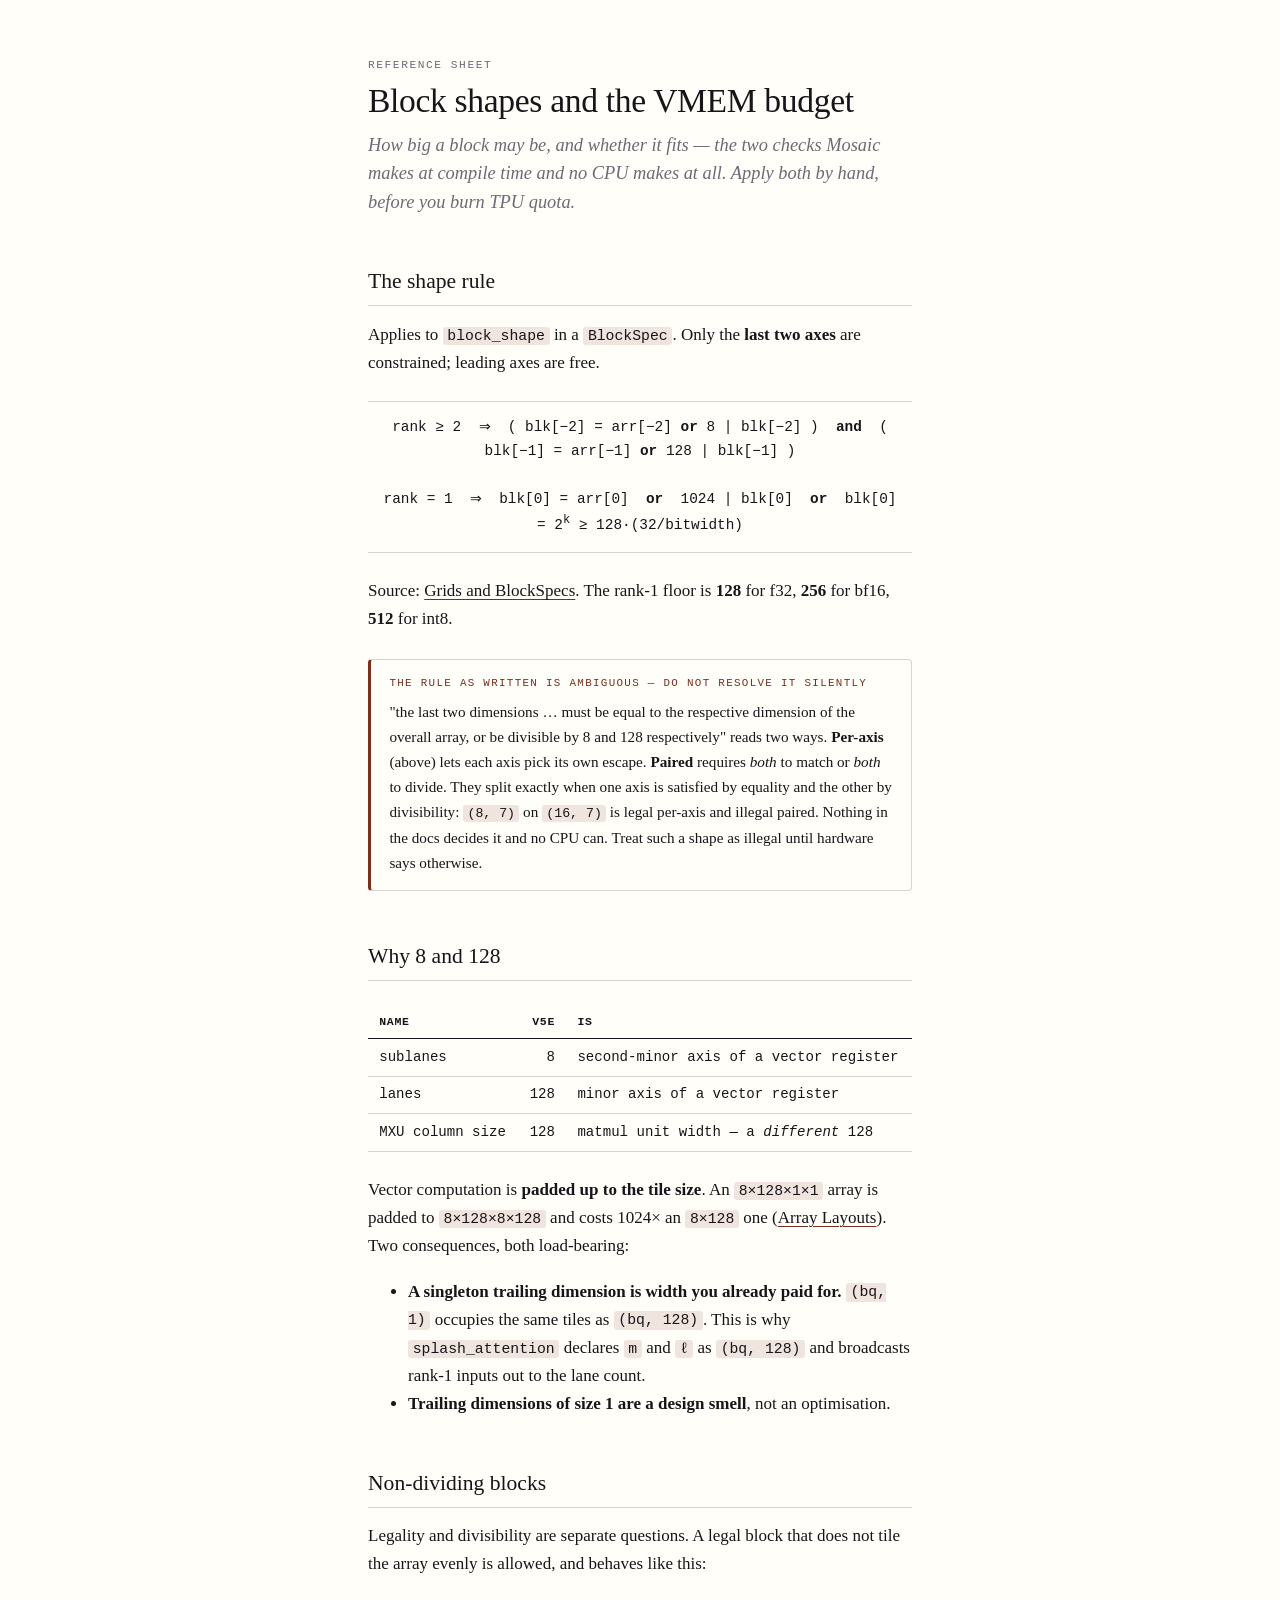
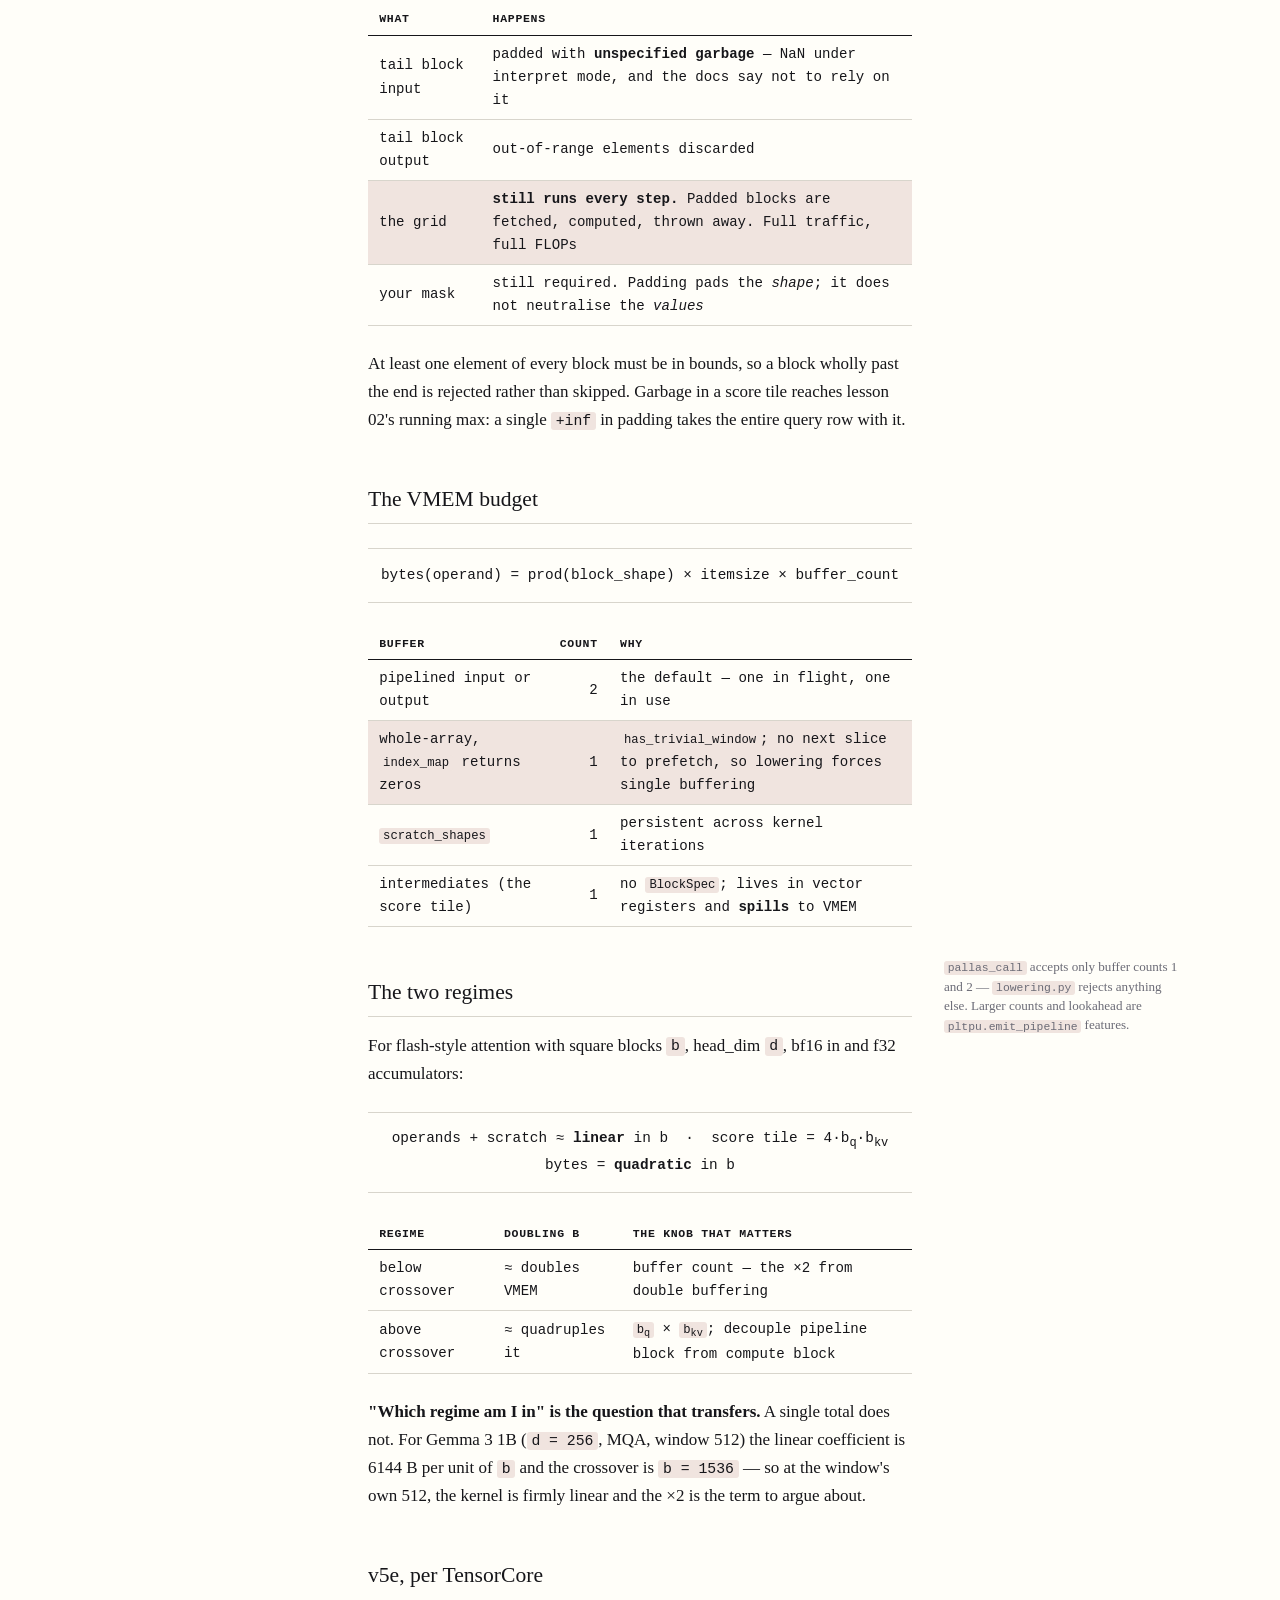
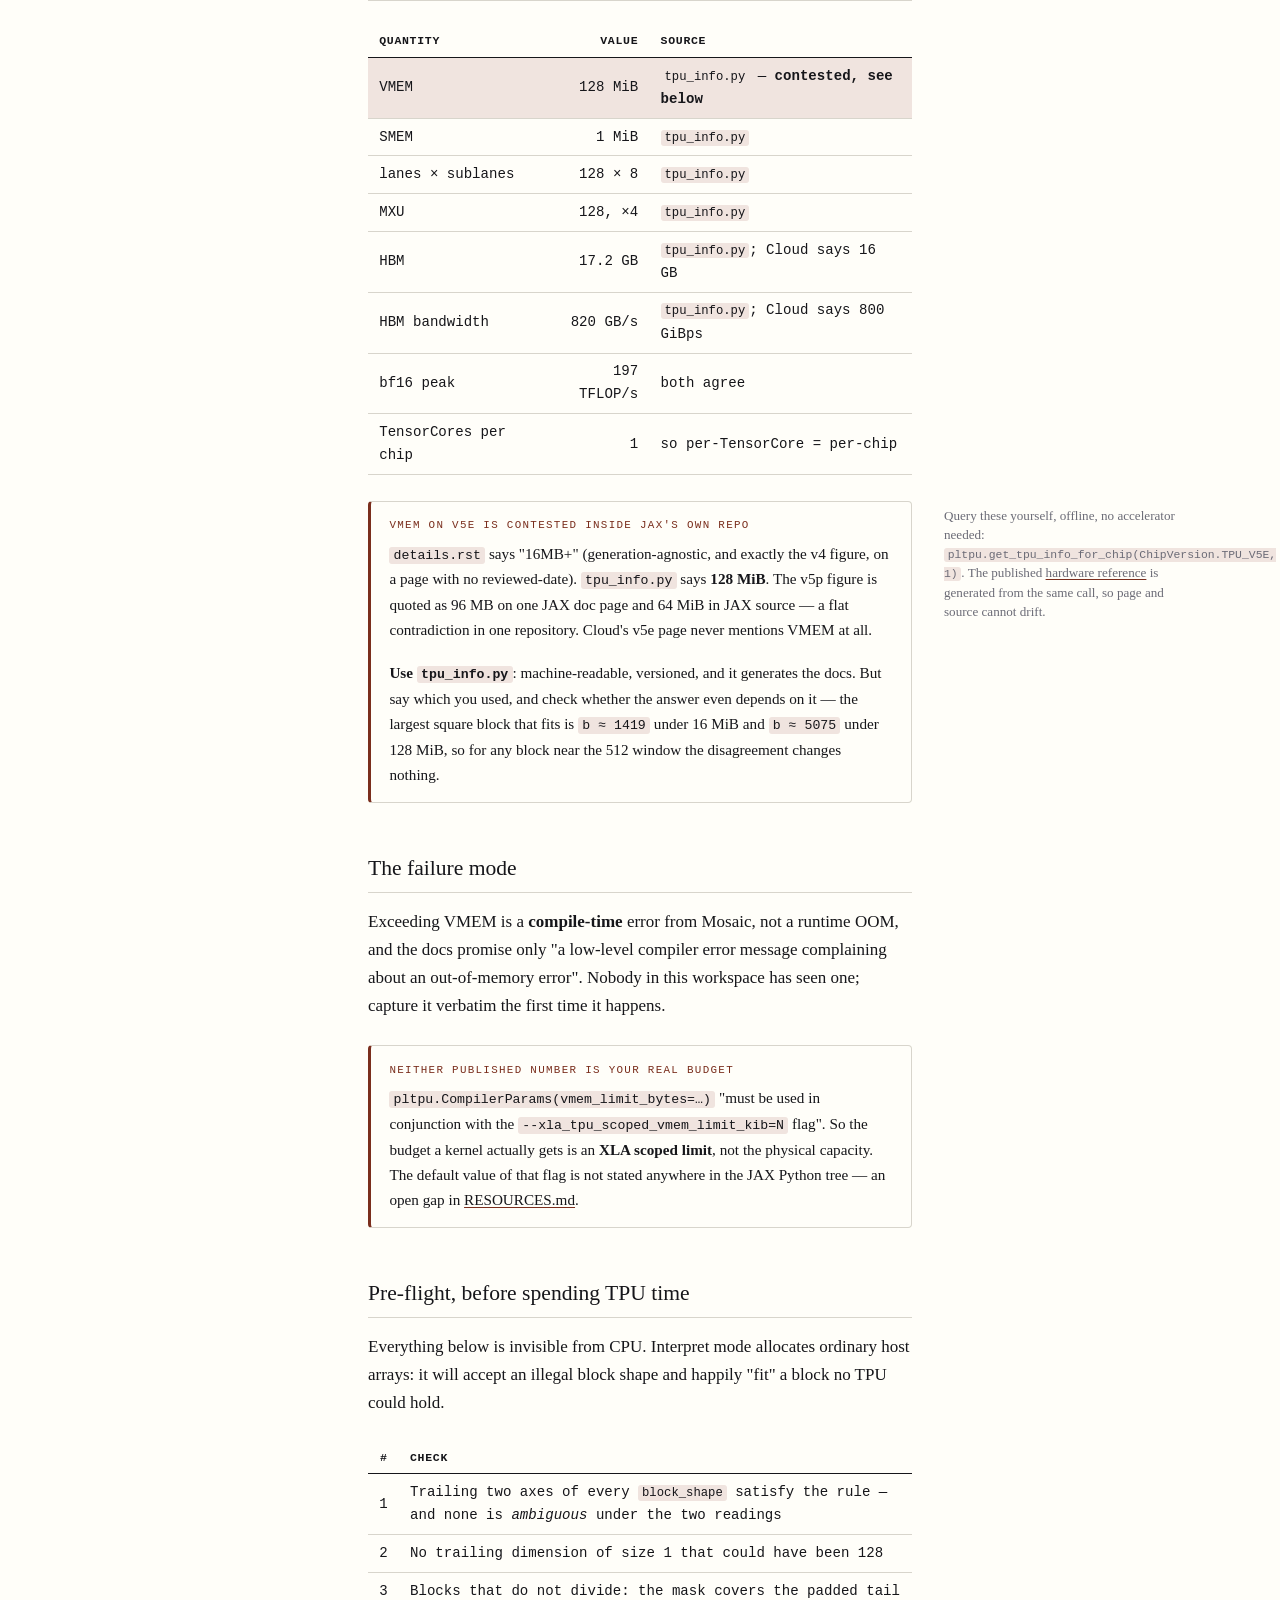
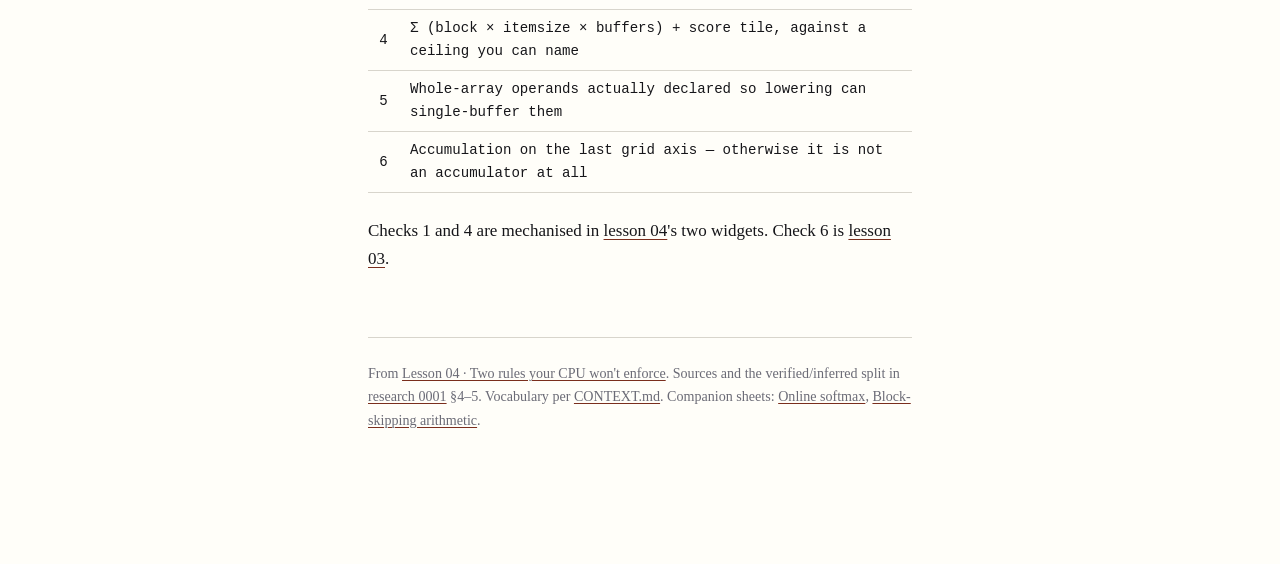
<file: reference/block-shapes-and-vmem.html>
<!doctype html>
<html lang="en">
<head>
<meta charset="utf-8">
<meta name="viewport" content="width=device-width, initial-scale=1">
<title>Reference · Block shapes and the VMEM budget</title>
<link rel="stylesheet" href="../assets/lesson.css">
</head>
<body>

<article class="lesson">

  <p class="eyebrow">Reference sheet</p>
  <h1>Block shapes and the VMEM budget</h1>
  <p class="standfirst">
    How big a block may be, and whether it fits — the two checks Mosaic makes at compile
    time and no CPU makes at all. Apply both by hand, before you burn TPU quota.
  </p>

  <h2>The shape rule</h2>

  <p>
    Applies to <code>block_shape</code> in a <code>BlockSpec</code>. Only the
    <b>last two axes</b> are constrained; leading axes are free.
  </p>

  <div class="eq">
    rank ≥ 2 &nbsp;⇒&nbsp;
    ( blk[−2] = arr[−2] <b>or</b> 8 | blk[−2] )
    &nbsp;<b>and</b>&nbsp;
    ( blk[−1] = arr[−1] <b>or</b> 128 | blk[−1] )<br><br>
    rank = 1 &nbsp;⇒&nbsp; blk[0] = arr[0]
    &nbsp;<b>or</b>&nbsp; 1024 | blk[0]
    &nbsp;<b>or</b>&nbsp; blk[0] = 2<sup>k</sup> ≥ 128·(32/bitwidth)
  </div>

  <p>
    Source: <a href="https://docs.jax.dev/en/latest/pallas/grid_blockspec.html#blockspec-a-k-a-how-to-chunk-up-inputs">Grids
    and BlockSpecs</a>. The rank-1 floor is <b>128</b> for f32, <b>256</b> for bf16,
    <b>512</b> for int8.
  </p>

  <div class="warn">
    <span class="note-label">The rule as written is ambiguous — do not resolve it silently</span>
    <p>"the last two dimensions … must be equal to the respective dimension of the overall
    array, or be divisible by 8 and 128 respectively" reads two ways. <b>Per-axis</b> (above)
    lets each axis pick its own escape. <b>Paired</b> requires <i>both</i> to match or
    <i>both</i> to divide. They split exactly when one axis is satisfied by equality and the
    other by divisibility: <code>(8, 7)</code> on <code>(16, 7)</code> is legal per-axis and
    illegal paired. Nothing in the docs decides it and no CPU can. Treat such a shape as
    illegal until hardware says otherwise.</p>
  </div>

  <h2>Why 8 and 128</h2>

  <table>
    <tr><th>Name</th><th class="num">v5e</th><th>Is</th></tr>
    <tr><td>sublanes</td><td class="num">8</td><td>second-minor axis of a vector register</td></tr>
    <tr><td>lanes</td><td class="num">128</td><td>minor axis of a vector register</td></tr>
    <tr><td>MXU column size</td><td class="num">128</td><td>matmul unit width — a <i>different</i> 128</td></tr>
  </table>

  <p>
    Vector computation is <b>padded up to the tile size</b>. An <code>8×128×1×1</code> array
    is padded to <code>8×128×8×128</code> and costs 1024× an <code>8×128</code> one
    (<a href="https://docs.jax.dev/en/latest/pallas/tpu/details.html#array-layouts">Array
    Layouts</a>). Two consequences, both load-bearing:
  </p>

  <ul>
    <li><b>A singleton trailing dimension is width you already paid for.</b>
      <code>(bq, 1)</code> occupies the same tiles as <code>(bq, 128)</code>. This is why
      <code>splash_attention</code> declares <code>m</code> and <code>ℓ</code> as
      <code>(bq, 128)</code> and broadcasts rank-1 inputs out to the lane count.</li>
    <li><b>Trailing dimensions of size 1 are a design smell</b>, not an optimisation.</li>
  </ul>

  <h2>Non-dividing blocks</h2>

  <p>
    Legality and divisibility are separate questions. A legal block that does not tile the
    array evenly is allowed, and behaves like this:
  </p>

  <table>
    <tr><th>What</th><th>Happens</th></tr>
    <tr><td>tail block input</td><td>padded with <b>unspecified garbage</b> — NaN under interpret mode, and the docs say not to rely on it</td></tr>
    <tr><td>tail block output</td><td>out-of-range elements discarded</td></tr>
    <tr class="highlight"><td>the grid</td><td><b>still runs every step.</b> Padded blocks are fetched, computed, thrown away. Full traffic, full FLOPs</td></tr>
    <tr><td>your mask</td><td>still required. Padding pads the <i>shape</i>; it does not neutralise the <i>values</i></td></tr>
  </table>

  <p>
    At least one element of every block must be in bounds, so a block wholly past the end is
    rejected rather than skipped. Garbage in a score tile reaches lesson 02's running max: a
    single <code>+inf</code> in padding takes the entire query row with it.
  </p>

  <h2>The VMEM budget</h2>

  <div class="eq">
    bytes(operand) = prod(block_shape) × itemsize × buffer_count
  </div>

  <table>
    <tr><th>Buffer</th><th class="num">count</th><th>Why</th></tr>
    <tr><td>pipelined input or output</td><td class="num">2</td><td>the default — one in flight, one in use</td></tr>
    <tr class="highlight"><td>whole-array, <code>index_map</code> returns zeros</td><td class="num">1</td><td><code>has_trivial_window</code>; no next slice to prefetch, so lowering forces single buffering</td></tr>
    <tr><td><code>scratch_shapes</code></td><td class="num">1</td><td>persistent across kernel iterations</td></tr>
    <tr><td>intermediates (the score tile)</td><td class="num">1</td><td>no <code>BlockSpec</code>; lives in vector registers and <b>spills</b> to VMEM</td></tr>
  </table>

  <p class="sidenote">
    <code>pallas_call</code> accepts only buffer counts 1 and 2 — <code>lowering.py</code>
    rejects anything else. Larger counts and lookahead are
    <code>pltpu.emit_pipeline</code> features.
  </p>

  <h2>The two regimes</h2>

  <p>
    For flash-style attention with square blocks <code>b</code>, head_dim <code>d</code>,
    bf16 in and f32 accumulators:
  </p>

  <div class="eq">
    operands + scratch ≈ <b>linear</b> in b &nbsp;·&nbsp;
    score tile = 4·b<sub>q</sub>·b<sub>kv</sub> bytes = <b>quadratic</b> in b
  </div>

  <table>
    <tr><th>Regime</th><th>Doubling b</th><th>The knob that matters</th></tr>
    <tr><td>below crossover</td><td>≈ doubles VMEM</td><td>buffer count — the ×2 from double buffering</td></tr>
    <tr><td>above crossover</td><td>≈ quadruples it</td><td><code>b<sub>q</sub></code> × <code>b<sub>kv</sub></code>; decouple pipeline block from compute block</td></tr>
  </table>

  <p>
    <b>"Which regime am I in" is the question that transfers.</b> A single total does not.
    For Gemma 3 1B (<code>d = 256</code>, MQA, window 512) the linear coefficient is
    6144 B per unit of <code>b</code> and the crossover is <code>b = 1536</code> — so at the
    window's own 512, the kernel is firmly linear and the ×2 is the term to argue about.
  </p>

  <h2>v5e, per TensorCore</h2>

  <table>
    <tr><th>Quantity</th><th class="num">Value</th><th>Source</th></tr>
    <tr class="highlight"><td>VMEM</td><td class="num">128 MiB</td><td><code>tpu_info.py</code> — <b>contested, see below</b></td></tr>
    <tr><td>SMEM</td><td class="num">1 MiB</td><td><code>tpu_info.py</code></td></tr>
    <tr><td>lanes × sublanes</td><td class="num">128 × 8</td><td><code>tpu_info.py</code></td></tr>
    <tr><td>MXU</td><td class="num">128, ×4</td><td><code>tpu_info.py</code></td></tr>
    <tr><td>HBM</td><td class="num">17.2 GB</td><td><code>tpu_info.py</code>; Cloud says 16 GB</td></tr>
    <tr><td>HBM bandwidth</td><td class="num">820 GB/s</td><td><code>tpu_info.py</code>; Cloud says 800 GiBps</td></tr>
    <tr><td>bf16 peak</td><td class="num">197 TFLOP/s</td><td>both agree</td></tr>
    <tr><td>TensorCores per chip</td><td class="num">1</td><td>so per-TensorCore = per-chip</td></tr>
  </table>

  <p class="sidenote">
    Query these yourself, offline, no accelerator needed:<br>
    <code>pltpu.get_tpu_info_for_chip(ChipVersion.TPU_V5E, 1)</code>. The published
    <a href="https://docs.jax.dev/en/latest/pallas/tpu/hardware.html">hardware reference</a>
    is generated from the same call, so page and source cannot drift.
  </p>

  <div class="warn">
    <span class="note-label">VMEM on v5e is contested inside JAX's own repo</span>
    <p><code>details.rst</code> says "16MB+" (generation-agnostic, and exactly the v4 figure,
    on a page with no reviewed-date). <code>tpu_info.py</code> says <b>128 MiB</b>. The v5p
    figure is quoted as 96 MB on one JAX doc page and 64 MiB in JAX source — a flat
    contradiction in one repository. Cloud's v5e page never mentions VMEM at all.</p>
    <p><b>Use <code>tpu_info.py</code></b>: machine-readable, versioned, and it generates the
    docs. But say which you used, and check whether the answer even depends on it — the
    largest square block that fits is <code>b ≈ 1419</code> under 16 MiB and
    <code>b ≈ 5075</code> under 128 MiB, so for any block near the 512 window the
    disagreement changes nothing.</p>
  </div>

  <h2>The failure mode</h2>

  <p>
    Exceeding VMEM is a <b>compile-time</b> error from Mosaic, not a runtime OOM, and the
    docs promise only "a low-level compiler error message complaining about an
    out-of-memory error". Nobody in this workspace has seen one; capture it verbatim the
    first time it happens.
  </p>

  <div class="warn">
    <span class="note-label">Neither published number is your real budget</span>
    <p><code>pltpu.CompilerParams(vmem_limit_bytes=…)</code> "must be used in conjunction
    with the <code>--xla_tpu_scoped_vmem_limit_kib=N</code> flag". So the budget a kernel
    actually gets is an <b>XLA scoped limit</b>, not the physical capacity. The default value
    of that flag is not stated anywhere in the JAX Python tree — an open gap in
    <a href="https://github.com/denis-mil/gemma3-tpu-pallas/blob/main/RESOURCES.md">RESOURCES.md</a>.</p>
  </div>

  <h2>Pre-flight, before spending TPU time</h2>

  <p>
    Everything below is invisible from CPU. Interpret mode allocates ordinary host arrays: it
    will accept an illegal block shape and happily "fit" a block no TPU could hold.
  </p>

  <table>
    <tr><th class="num">#</th><th>Check</th></tr>
    <tr><td class="num">1</td><td>Trailing two axes of every <code>block_shape</code> satisfy the rule — and none is <i>ambiguous</i> under the two readings</td></tr>
    <tr><td class="num">2</td><td>No trailing dimension of size 1 that could have been 128</td></tr>
    <tr><td class="num">3</td><td>Blocks that do not divide: the mask covers the padded tail</td></tr>
    <tr><td class="num">4</td><td>Σ (block × itemsize × buffers) + score tile, against a ceiling you can name</td></tr>
    <tr><td class="num">5</td><td>Whole-array operands actually declared so lowering can single-buffer them</td></tr>
    <tr><td class="num">6</td><td>Accumulation on the last grid axis — otherwise it is not an accumulator at all</td></tr>
  </table>

  <p>
    Checks 1 and 4 are mechanised in
    <a href="../lessons/0004-two-rules-your-cpu-wont-enforce.html">lesson 04</a>'s two
    widgets. Check 6 is <a href="../lessons/0003-which-axis-goes-last.html">lesson 03</a>.
  </p>

</article>

<footer class="footer">
  <p>
    From <a href="../lessons/0004-two-rules-your-cpu-wont-enforce.html">Lesson 04 · Two rules
    your CPU won't enforce</a>. Sources and the verified/inferred split in
    <a href="https://github.com/denis-mil/gemma3-tpu-pallas/blob/main/docs/research/0001-pallas-grid-blockspec-index-map.md">research 0001</a>
    §4–5. Vocabulary per <a href="https://github.com/denis-mil/gemma3-tpu-pallas/blob/main/CONTEXT.md">CONTEXT.md</a>. Companion sheets:
    <a href="online-softmax.html">Online softmax</a>,
    <a href="block-skipping-arithmetic.html">Block-skipping arithmetic</a>.
  </p>
</footer>

</body>
</html>
</file>
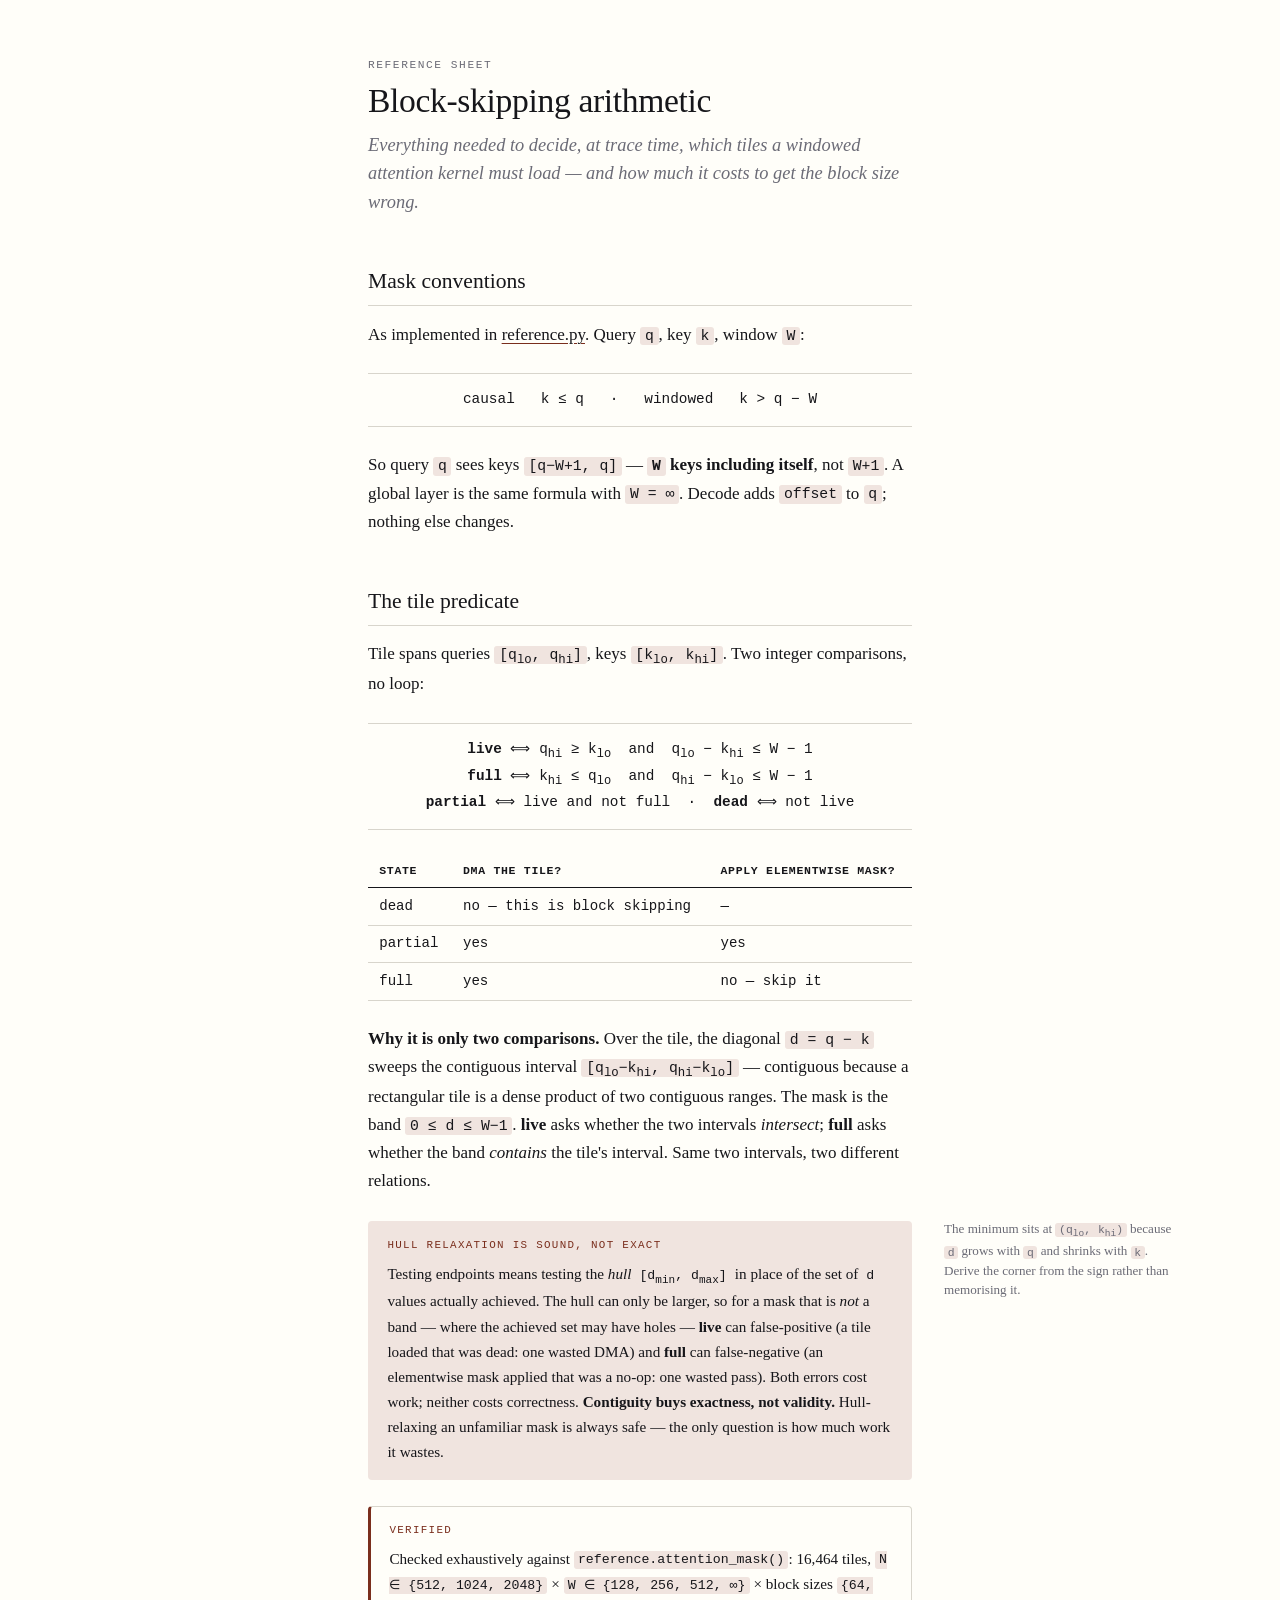
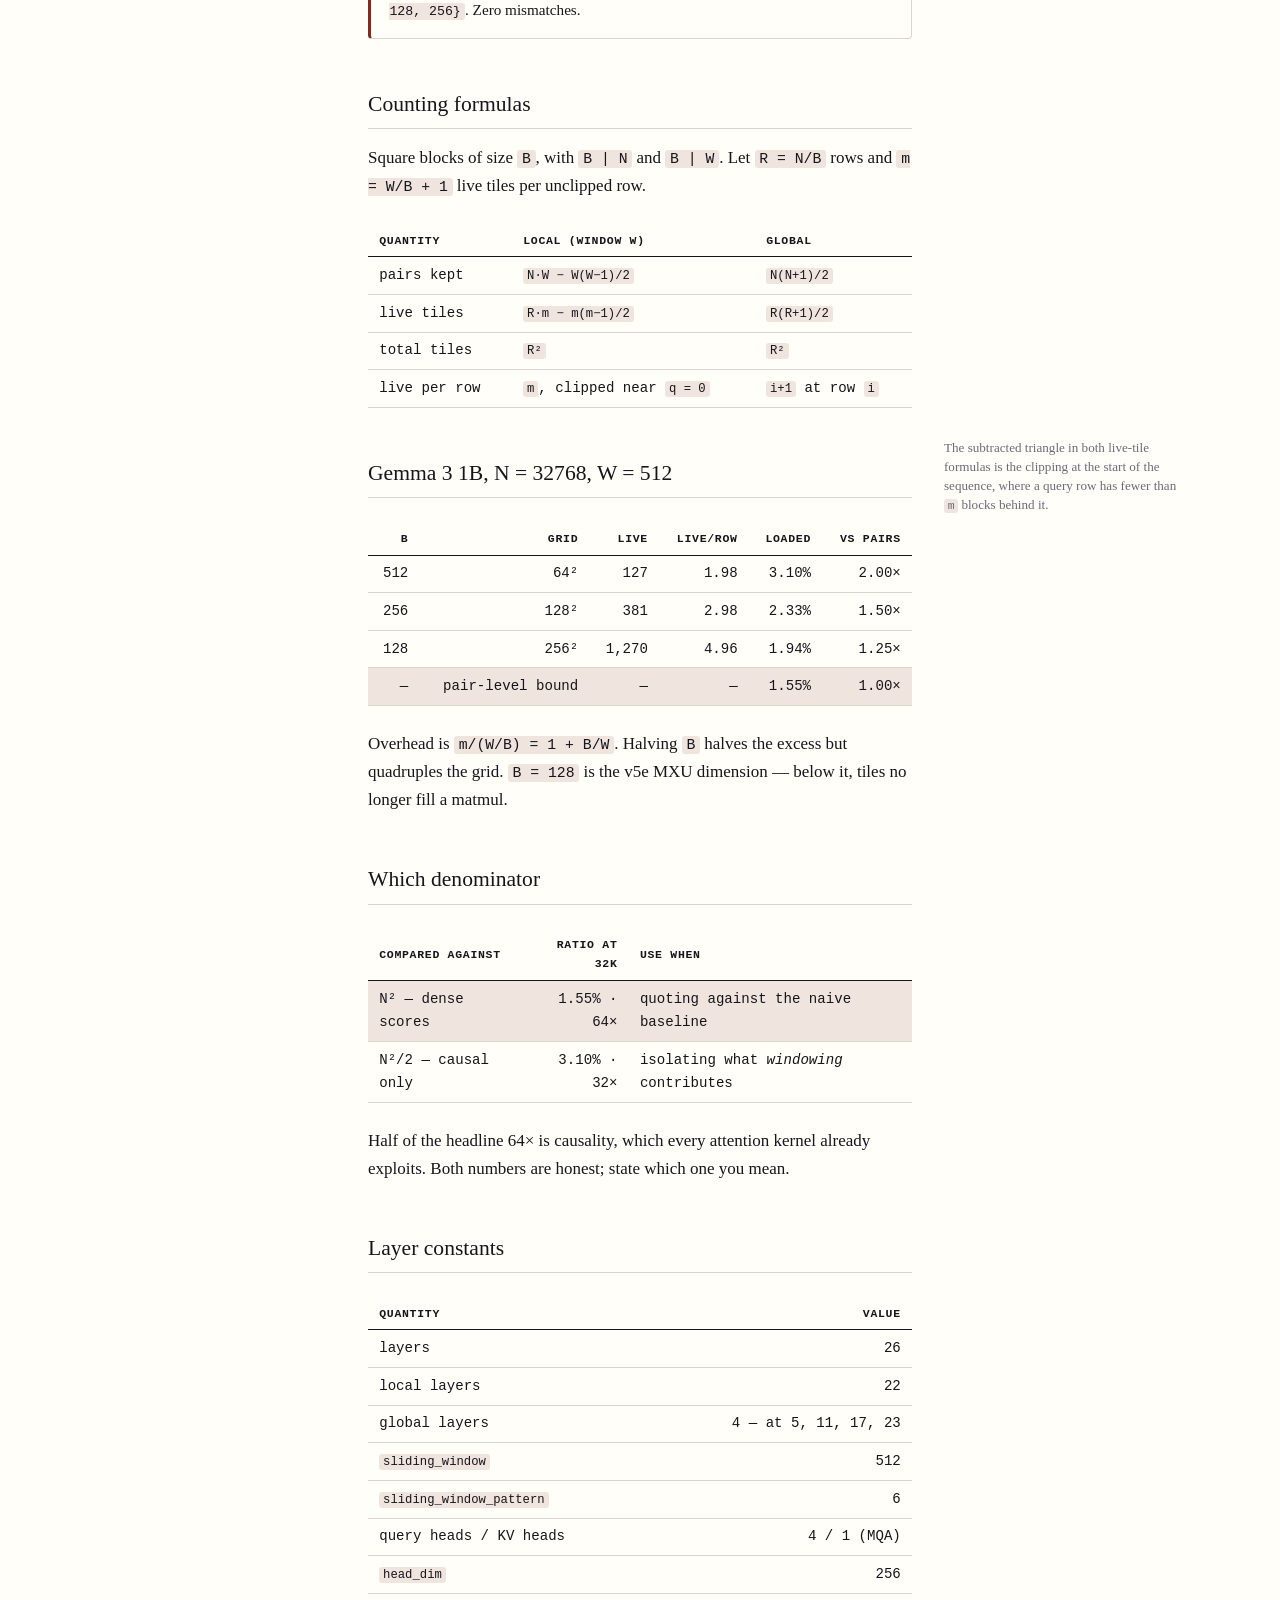
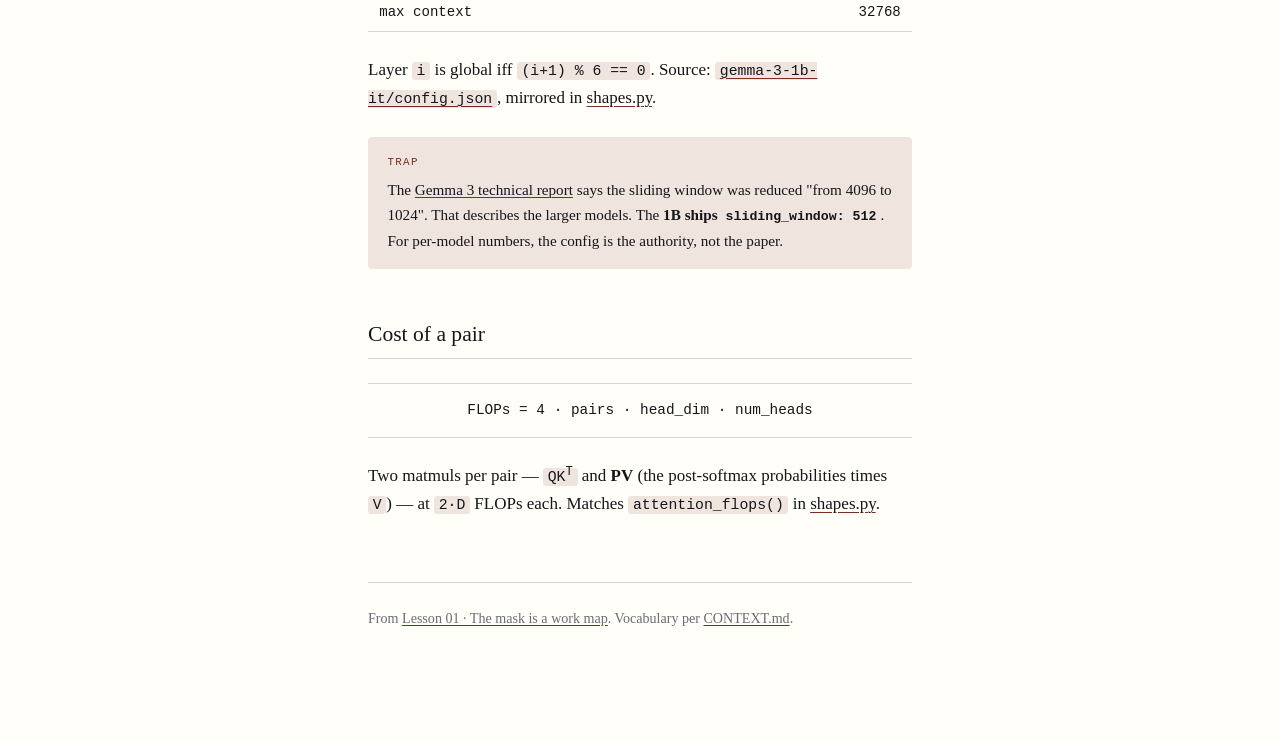
<file: reference/block-skipping-arithmetic.html>
<!doctype html>
<html lang="en">
<head>
<meta charset="utf-8">
<meta name="viewport" content="width=device-width, initial-scale=1">
<title>Reference · Block-skipping arithmetic</title>
<link rel="stylesheet" href="../assets/lesson.css">
</head>
<body>

<article class="lesson">

  <p class="eyebrow">Reference sheet</p>
  <h1>Block-skipping arithmetic</h1>
  <p class="standfirst">
    Everything needed to decide, at trace time, which tiles a windowed attention kernel
    must load — and how much it costs to get the block size wrong.
  </p>

  <h2>Mask conventions</h2>

  <p>
    As implemented in <a href="https://github.com/denis-mil/gemma3-tpu-pallas/blob/main/src/gemma3_pallas/reference.py">reference.py</a>.
    Query <code>q</code>, key <code>k</code>, window <code>W</code>:
  </p>

  <div class="eq">
    causal &nbsp; k ≤ q &nbsp;&nbsp;·&nbsp;&nbsp; windowed &nbsp; k &gt; q − W
  </div>

  <p>
    So query <code>q</code> sees keys <code>[q−W+1, q]</code> — <b><code>W</code> keys
    including itself</b>, not <code>W+1</code>. A global layer is the same formula with
    <code>W = ∞</code>. Decode adds <code>offset</code> to <code>q</code>; nothing else
    changes.
  </p>

  <h2>The tile predicate</h2>

  <p>
    Tile spans queries <code>[q<sub>lo</sub>, q<sub>hi</sub>]</code>, keys
    <code>[k<sub>lo</sub>, k<sub>hi</sub>]</code>. Two integer comparisons, no loop:
  </p>

  <div class="eq">
    <b>live</b> ⟺ q<sub>hi</sub> ≥ k<sub>lo</sub> &nbsp;and&nbsp; q<sub>lo</sub> − k<sub>hi</sub> ≤ W − 1<br>
    <b>full</b> ⟺ k<sub>hi</sub> ≤ q<sub>lo</sub> &nbsp;and&nbsp; q<sub>hi</sub> − k<sub>lo</sub> ≤ W − 1<br>
    <b>partial</b> ⟺ live and not full &nbsp;·&nbsp; <b>dead</b> ⟺ not live
  </div>

  <table>
    <tr><th>State</th><th>DMA the tile?</th><th>Apply elementwise mask?</th></tr>
    <tr><td>dead</td><td>no — this is block skipping</td><td>—</td></tr>
    <tr><td>partial</td><td>yes</td><td>yes</td></tr>
    <tr><td>full</td><td>yes</td><td>no — skip it</td></tr>
  </table>

  <p><b>Why it is only two comparisons.</b> Over the tile, the diagonal
  <code>d = q − k</code> sweeps the contiguous interval
  <code>[q<sub>lo</sub>−k<sub>hi</sub>, q<sub>hi</sub>−k<sub>lo</sub>]</code> — contiguous
  because a rectangular tile is a dense product of two contiguous ranges. The mask is the
  band <code>0 ≤ d ≤ W−1</code>. <b>live</b> asks whether the two intervals
  <i>intersect</i>; <b>full</b> asks whether the band <i>contains</i> the tile's interval.
  Same two intervals, two different relations.</p>

  <p class="sidenote">
    The minimum sits at <code>(q<sub>lo</sub>, k<sub>hi</sub>)</code> because <code>d</code>
    grows with <code>q</code> and shrinks with <code>k</code>. Derive the corner from the
    sign rather than memorising it.
  </p>

  <div class="note">
    <span class="note-label">Hull relaxation is sound, not exact</span>
    <p>Testing endpoints means testing the <i>hull</i>
    <code>[d<sub>min</sub>, d<sub>max</sub>]</code> in place of the set of <code>d</code>
    values actually achieved. The hull can only be larger, so for a mask that is
    <i>not</i> a band — where the achieved set may have holes — <b>live</b> can
    false-positive (a tile loaded that was dead: one wasted DMA) and <b>full</b> can
    false-negative (an elementwise mask applied that was a no-op: one wasted pass).
    Both errors cost work; neither costs correctness. <b>Contiguity buys exactness, not
    validity.</b> Hull-relaxing an unfamiliar mask is always safe — the only question is
    how much work it wastes.</p>
  </div>

  <div class="warn">
    <span class="note-label">Verified</span>
    <p>Checked exhaustively against <code>reference.attention_mask()</code>:
    16,464 tiles, <code>N ∈ {512, 1024, 2048}</code> × <code>W ∈ {128, 256, 512, ∞}</code>
    × block sizes <code>{64, 128, 256}</code>. Zero mismatches.</p>
  </div>

  <h2>Counting formulas</h2>

  <p>Square blocks of size <code>B</code>, with <code>B | N</code> and <code>B | W</code>.
  Let <code>R = N/B</code> rows and <code>m = W/B + 1</code> live tiles per unclipped row.</p>

  <table>
    <tr><th>Quantity</th><th>Local (window W)</th><th>Global</th></tr>
    <tr><td>pairs kept</td><td><code>N·W − W(W−1)/2</code></td><td><code>N(N+1)/2</code></td></tr>
    <tr><td>live tiles</td><td><code>R·m − m(m−1)/2</code></td><td><code>R(R+1)/2</code></td></tr>
    <tr><td>total tiles</td><td><code>R²</code></td><td><code>R²</code></td></tr>
    <tr><td>live per row</td><td><code>m</code>, clipped near <code>q = 0</code></td><td><code>i+1</code> at row <code>i</code></td></tr>
  </table>

  <p class="sidenote">
    The subtracted triangle in both live-tile formulas is the clipping at the start of the
    sequence, where a query row has fewer than <code>m</code> blocks behind it.
  </p>

  <h2>Gemma 3 1B, N = 32768, W = 512</h2>

  <table>
    <tr><th class="num">B</th><th class="num">Grid</th><th class="num">Live</th><th class="num">Live/row</th><th class="num">Loaded</th><th class="num">vs pairs</th></tr>
    <tr><td class="num">512</td><td class="num">64²</td><td class="num">127</td><td class="num">1.98</td><td class="num">3.10%</td><td class="num">2.00×</td></tr>
    <tr><td class="num">256</td><td class="num">128²</td><td class="num">381</td><td class="num">2.98</td><td class="num">2.33%</td><td class="num">1.50×</td></tr>
    <tr><td class="num">128</td><td class="num">256²</td><td class="num">1,270</td><td class="num">4.96</td><td class="num">1.94%</td><td class="num">1.25×</td></tr>
    <tr class="highlight"><td class="num">—</td><td class="num">pair-level bound</td><td class="num">—</td><td class="num">—</td><td class="num">1.55%</td><td class="num">1.00×</td></tr>
  </table>

  <p>
    Overhead is <code>m/(W/B) = 1 + B/W</code>. Halving <code>B</code> halves the excess
    but quadruples the grid. <code>B = 128</code> is the v5e MXU dimension — below it,
    tiles no longer fill a matmul.
  </p>

  <h2>Which denominator</h2>

  <table>
    <tr><th>Compared against</th><th class="num">Ratio at 32K</th><th>Use when</th></tr>
    <tr class="highlight"><td>N² — dense scores</td><td class="num">1.55% · 64×</td><td>quoting against the naive baseline</td></tr>
    <tr><td>N²/2 — causal only</td><td class="num">3.10% · 32×</td><td>isolating what <i>windowing</i> contributes</td></tr>
  </table>

  <p>
    Half of the headline 64× is causality, which every attention kernel already exploits.
    Both numbers are honest; state which one you mean.
  </p>

  <h2>Layer constants</h2>

  <table>
    <tr><th>Quantity</th><th class="num">Value</th></tr>
    <tr><td>layers</td><td class="num">26</td></tr>
    <tr><td>local layers</td><td class="num">22</td></tr>
    <tr><td>global layers</td><td class="num">4 — at 5, 11, 17, 23</td></tr>
    <tr><td><code>sliding_window</code></td><td class="num">512</td></tr>
    <tr><td><code>sliding_window_pattern</code></td><td class="num">6</td></tr>
    <tr><td>query heads / KV heads</td><td class="num">4 / 1 (MQA)</td></tr>
    <tr><td><code>head_dim</code></td><td class="num">256</td></tr>
    <tr><td>max context</td><td class="num">32768</td></tr>
  </table>

  <p>
    Layer <code>i</code> is global iff <code>(i+1) % 6 == 0</code>. Source:
    <a href="https://huggingface.co/google/gemma-3-1b-it/blob/main/config.json"><code>gemma-3-1b-it/config.json</code></a>,
    mirrored in <a href="https://github.com/denis-mil/gemma3-tpu-pallas/blob/main/src/gemma3_pallas/shapes.py">shapes.py</a>.
  </p>

  <div class="note">
    <span class="note-label">Trap</span>
    <p>The <a href="https://arxiv.org/abs/2503.19786">Gemma 3 technical report</a> says the
    sliding window was reduced "from 4096 to 1024". That describes the larger models. The
    <b>1B ships <code>sliding_window: 512</code></b>. For per-model numbers, the config is
    the authority, not the paper.</p>
  </div>

  <h2>Cost of a pair</h2>

  <div class="eq">
    FLOPs = 4 · pairs · head_dim · num_heads
  </div>

  <p>
    Two matmuls per pair — <code>QK<sup>T</sup></code> and <b>PV</b> (the post-softmax
    probabilities times <code>V</code>) — at <code>2·D</code> FLOPs each. Matches
    <code>attention_flops()</code> in <a href="https://github.com/denis-mil/gemma3-tpu-pallas/blob/main/src/gemma3_pallas/shapes.py">shapes.py</a>.
  </p>

</article>

<footer class="footer">
  <p>
    From <a href="../lessons/0001-the-mask-is-a-work-map.html">Lesson 01 · The mask is a
    work map</a>. Vocabulary per <a href="https://github.com/denis-mil/gemma3-tpu-pallas/blob/main/CONTEXT.md">CONTEXT.md</a>.
  </p>
</footer>

</body>
</html>
</file>
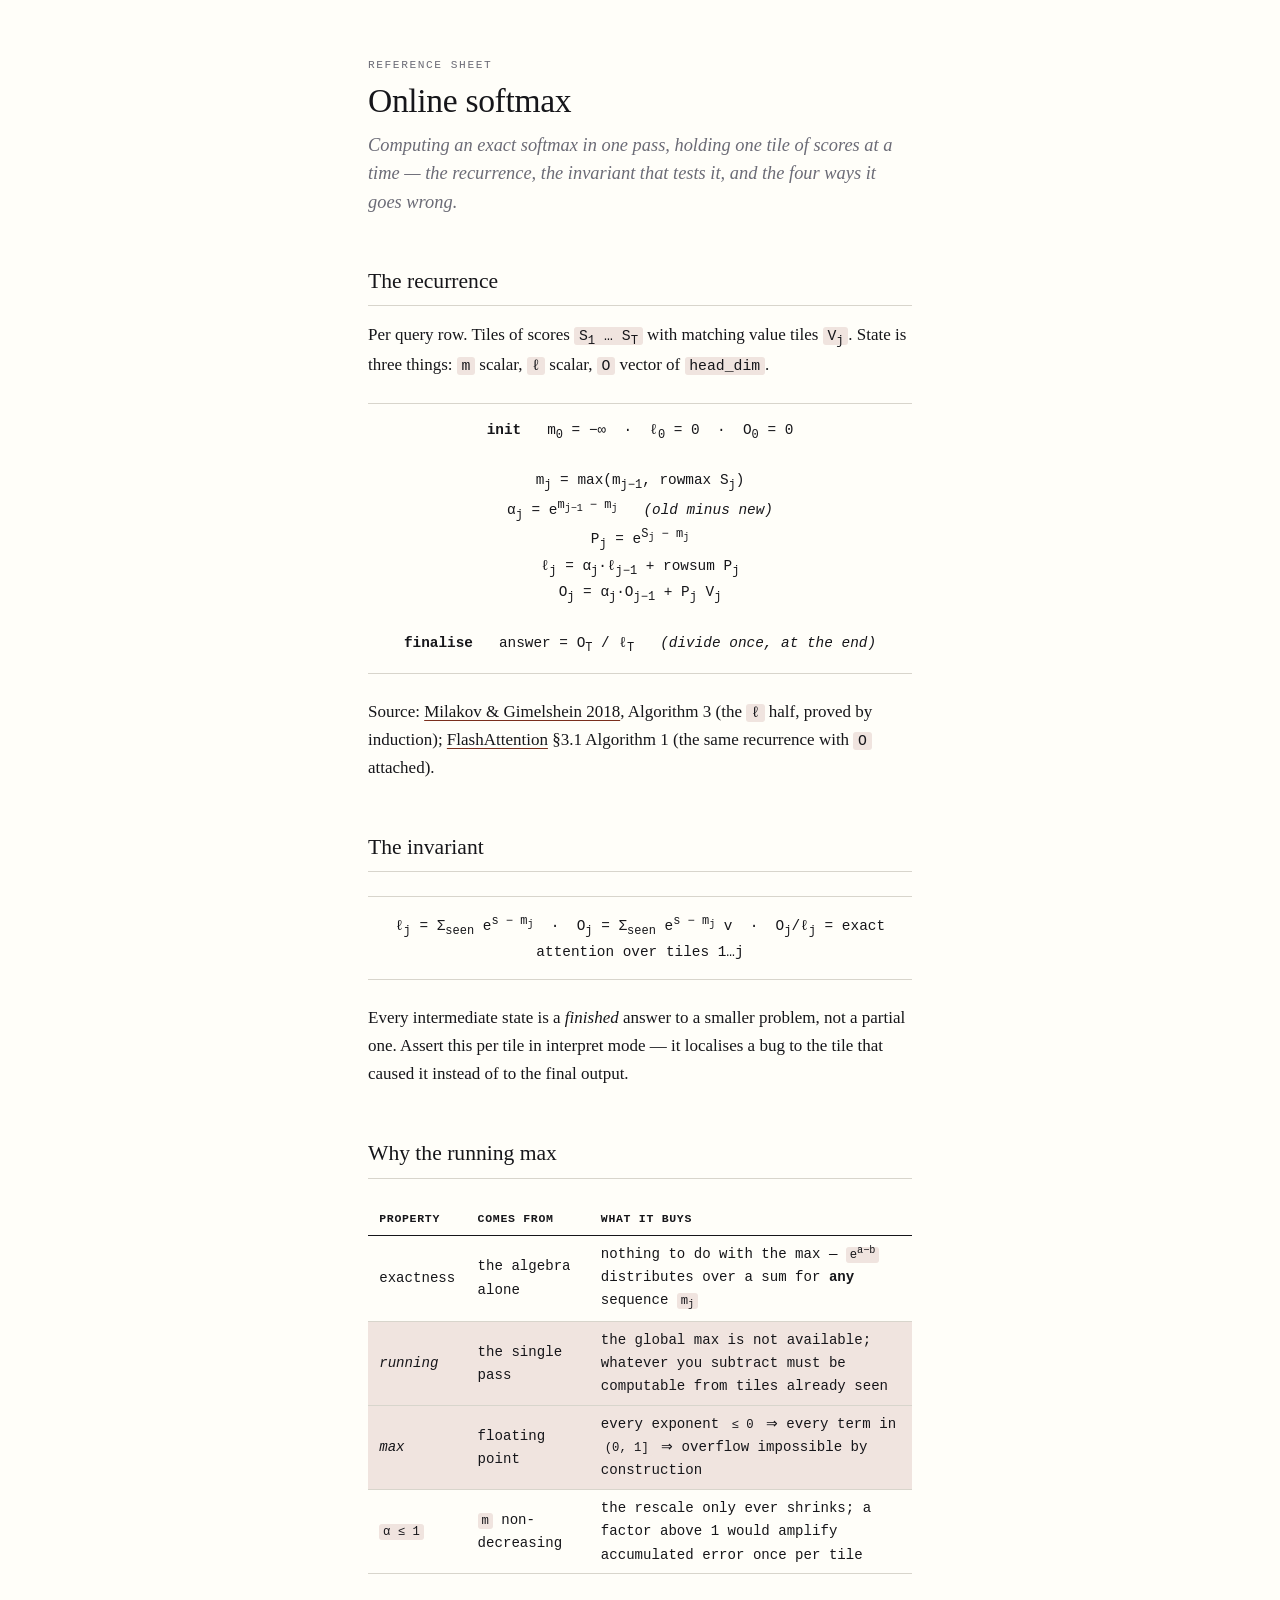
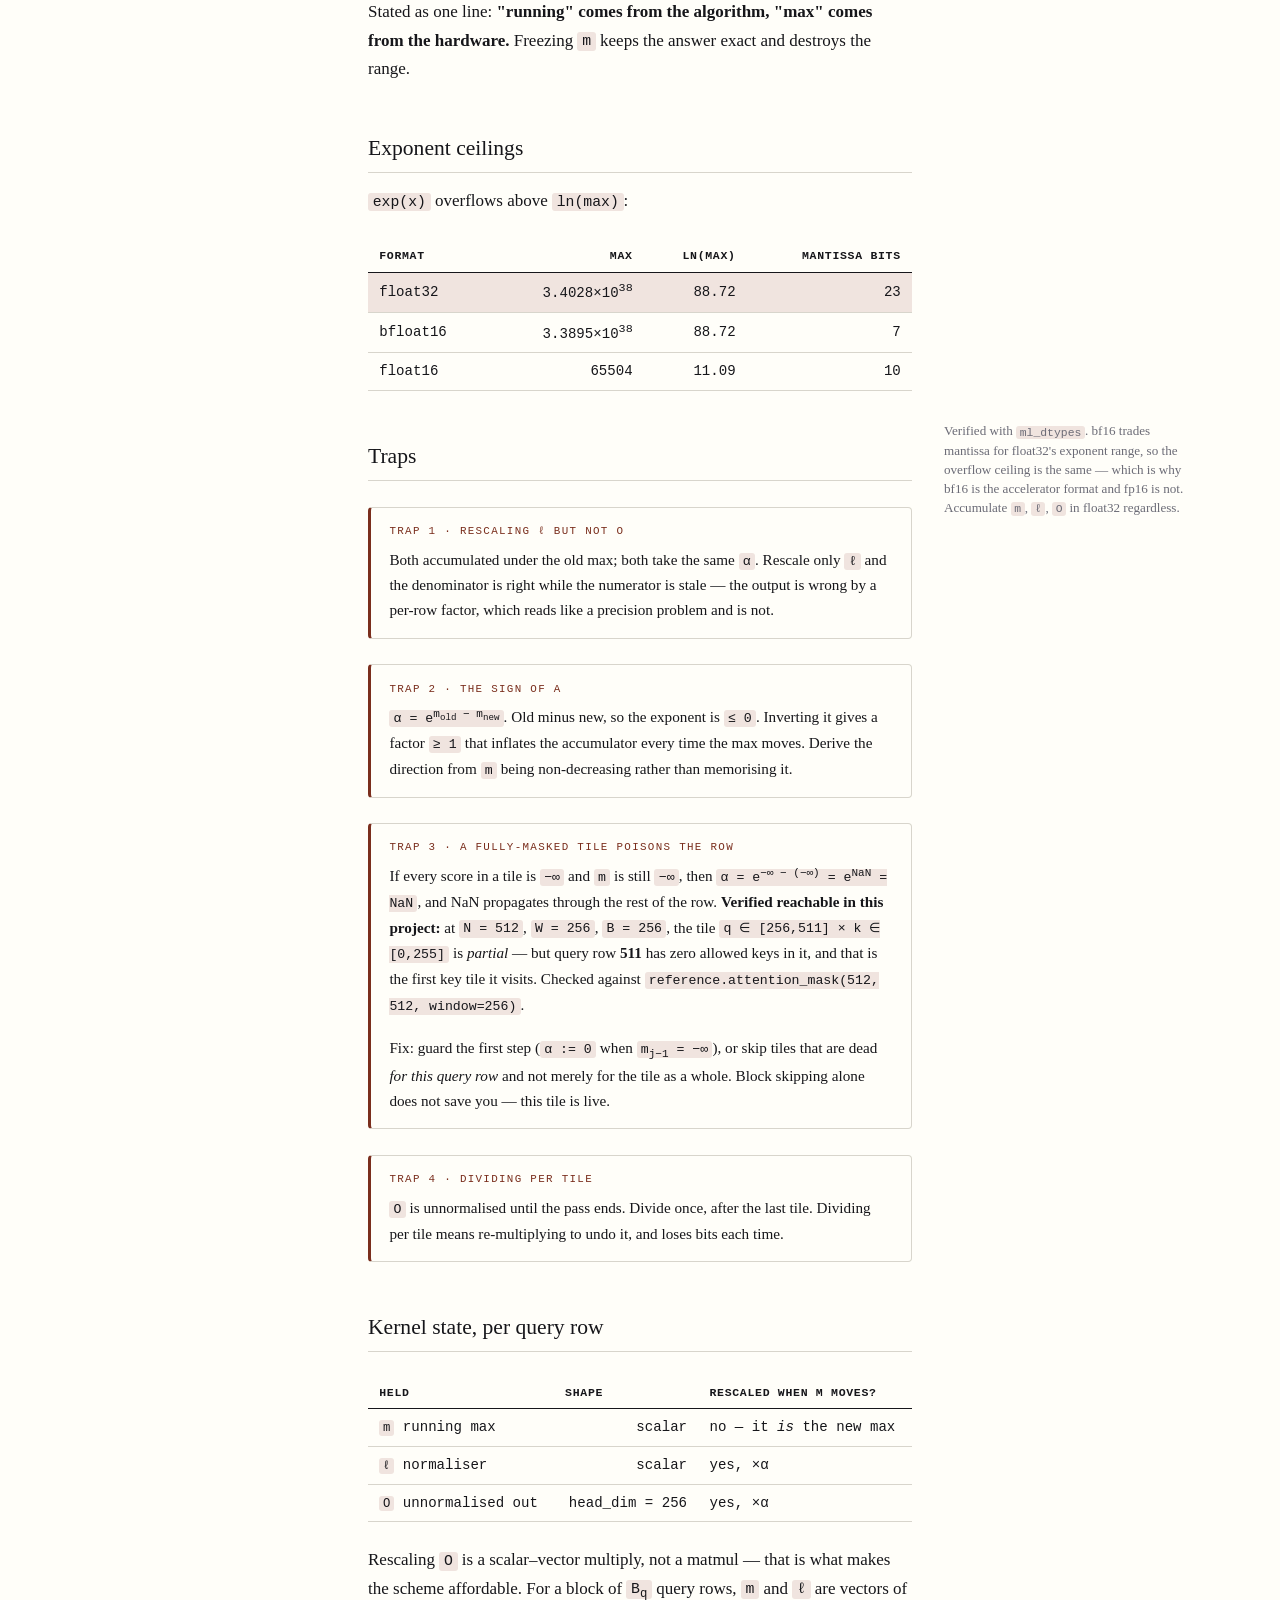
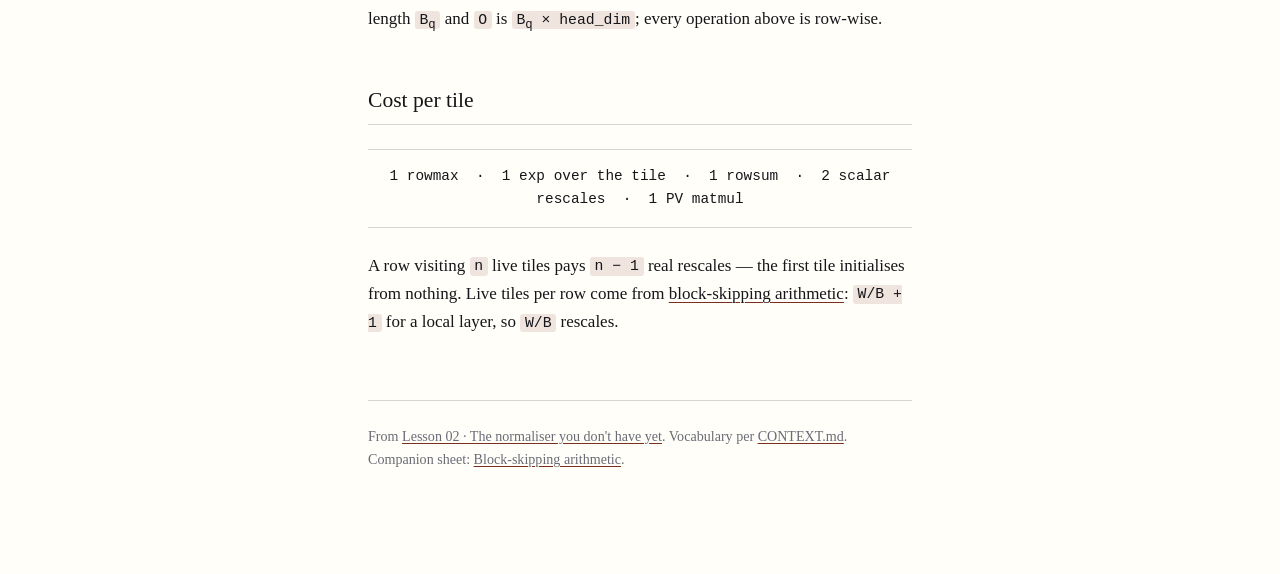
<file: reference/online-softmax.html>
<!doctype html>
<html lang="en">
<head>
<meta charset="utf-8">
<meta name="viewport" content="width=device-width, initial-scale=1">
<title>Reference · Online softmax</title>
<link rel="stylesheet" href="../assets/lesson.css">
</head>
<body>

<article class="lesson">

  <p class="eyebrow">Reference sheet</p>
  <h1>Online softmax</h1>
  <p class="standfirst">
    Computing an exact softmax in one pass, holding one tile of scores at a time —
    the recurrence, the invariant that tests it, and the four ways it goes wrong.
  </p>

  <h2>The recurrence</h2>

  <p>
    Per query row. Tiles of scores <code>S<sub>1</sub> … S<sub>T</sub></code> with matching
    value tiles <code>V<sub>j</sub></code>. State is three things:
    <code>m</code> scalar, <code>ℓ</code> scalar, <code>O</code> vector of
    <code>head_dim</code>.
  </p>

  <div class="eq">
    <b>init</b> &nbsp; m<sub>0</sub> = −∞ &nbsp;·&nbsp; ℓ<sub>0</sub> = 0 &nbsp;·&nbsp; O<sub>0</sub> = 0<br><br>
    m<sub>j</sub> = max(m<sub>j−1</sub>, rowmax S<sub>j</sub>)<br>
    α<sub>j</sub> = e<sup>m<sub>j−1</sub> − m<sub>j</sub></sup> &nbsp; <i>(old minus new)</i><br>
    P<sub>j</sub> = e<sup>S<sub>j</sub> − m<sub>j</sub></sup><br>
    ℓ<sub>j</sub> = α<sub>j</sub>·ℓ<sub>j−1</sub> + rowsum P<sub>j</sub><br>
    O<sub>j</sub> = α<sub>j</sub>·O<sub>j−1</sub> + P<sub>j</sub> V<sub>j</sub><br><br>
    <b>finalise</b> &nbsp; answer = O<sub>T</sub> / ℓ<sub>T</sub> &nbsp; <i>(divide once, at the end)</i>
  </div>

  <p>
    Source: <a href="https://arxiv.org/abs/1805.02867">Milakov &amp; Gimelshein 2018</a>,
    Algorithm 3 (the <code>ℓ</code> half, proved by induction);
    <a href="https://arxiv.org/abs/2205.14135">FlashAttention</a> §3.1 Algorithm 1 (the
    same recurrence with <code>O</code> attached).
  </p>

  <h2>The invariant</h2>

  <div class="eq">
    ℓ<sub>j</sub> = Σ<sub>seen</sub> e<sup>s − m<sub>j</sub></sup>
    &nbsp;·&nbsp;
    O<sub>j</sub> = Σ<sub>seen</sub> e<sup>s − m<sub>j</sub></sup> v
    &nbsp;·&nbsp;
    O<sub>j</sub>/ℓ<sub>j</sub> = exact attention over tiles 1…j
  </div>

  <p>
    Every intermediate state is a <i>finished</i> answer to a smaller problem, not a
    partial one. Assert this per tile in interpret mode — it localises a bug to the tile
    that caused it instead of to the final output.
  </p>

  <h2>Why the running max</h2>

  <table>
    <tr><th>Property</th><th>Comes from</th><th>What it buys</th></tr>
    <tr><td>exactness</td><td>the algebra alone</td>
        <td>nothing to do with the max — <code>e<sup>a−b</sup></code> distributes over a
        sum for <b>any</b> sequence <code>m<sub>j</sub></code></td></tr>
    <tr class="highlight"><td><i>running</i></td><td>the single pass</td>
        <td>the global max is not available; whatever you subtract must be computable
        from tiles already seen</td></tr>
    <tr class="highlight"><td><i>max</i></td><td>floating point</td>
        <td>every exponent <code>≤ 0</code> ⇒ every term in <code>(0, 1]</code> ⇒
        overflow impossible by construction</td></tr>
    <tr><td><code>α ≤ 1</code></td><td><code>m</code> non-decreasing</td>
        <td>the rescale only ever shrinks; a factor above 1 would amplify accumulated
        error once per tile</td></tr>
  </table>

  <p>
    Stated as one line: <b>"running" comes from the algorithm, "max" comes from the
    hardware.</b> Freezing <code>m</code> keeps the answer exact and destroys the range.
  </p>

  <h2>Exponent ceilings</h2>

  <p><code>exp(x)</code> overflows above <code>ln(max)</code>:</p>

  <table>
    <tr><th>Format</th><th class="num">max</th><th class="num">ln(max)</th><th class="num">mantissa bits</th></tr>
    <tr class="highlight"><td>float32</td><td class="num">3.4028×10<sup>38</sup></td><td class="num">88.72</td><td class="num">23</td></tr>
    <tr><td>bfloat16</td><td class="num">3.3895×10<sup>38</sup></td><td class="num">88.72</td><td class="num">7</td></tr>
    <tr><td>float16</td><td class="num">65504</td><td class="num">11.09</td><td class="num">10</td></tr>
  </table>

  <p class="sidenote">
    Verified with <code>ml_dtypes</code>. bf16 trades mantissa for float32's exponent
    range, so the overflow ceiling is the same — which is why bf16 is the accelerator
    format and fp16 is not. Accumulate <code>m</code>, <code>ℓ</code>, <code>O</code> in
    float32 regardless.
  </p>

  <h2>Traps</h2>

  <div class="warn">
    <span class="note-label">Trap 1 · rescaling ℓ but not O</span>
    <p>Both accumulated under the old max; both take the same <code>α</code>. Rescale only
    <code>ℓ</code> and the denominator is right while the numerator is stale — the output
    is wrong by a per-row factor, which reads like a precision problem and is not.</p>
  </div>

  <div class="warn">
    <span class="note-label">Trap 2 · the sign of α</span>
    <p><code>α = e<sup>m<sub>old</sub> − m<sub>new</sub></sup></code>. Old minus new, so
    the exponent is <code>≤ 0</code>. Inverting it gives a factor <code>≥ 1</code> that
    inflates the accumulator every time the max moves. Derive the direction from
    <code>m</code> being non-decreasing rather than memorising it.</p>
  </div>

  <div class="warn">
    <span class="note-label">Trap 3 · a fully-masked tile poisons the row</span>
    <p>If every score in a tile is <code>−∞</code> and <code>m</code> is still
    <code>−∞</code>, then <code>α = e<sup>−∞ − (−∞)</sup> = e<sup>NaN</sup> = NaN</code>,
    and NaN propagates through the rest of the row. <b>Verified reachable in this
    project:</b> at <code>N = 512</code>, <code>W = 256</code>, <code>B = 256</code>, the
    tile <code>q ∈ [256,511] × k ∈ [0,255]</code> is <i>partial</i> — but query row
    <b>511</b> has zero allowed keys in it, and that is the first key tile it visits.
    Checked against <code>reference.attention_mask(512, 512, window=256)</code>.</p>
    <p>Fix: guard the first step (<code>α := 0</code> when
    <code>m<sub>j−1</sub> = −∞</code>), or skip tiles that are dead <i>for this query
    row</i> and not merely for the tile as a whole. Block skipping alone does not save
    you — this tile is live.</p>
  </div>

  <div class="warn">
    <span class="note-label">Trap 4 · dividing per tile</span>
    <p><code>O</code> is unnormalised until the pass ends. Divide once, after the last
    tile. Dividing per tile means re-multiplying to undo it, and loses bits each time.</p>
  </div>

  <h2>Kernel state, per query row</h2>

  <table>
    <tr><th>Held</th><th>Shape</th><th>Rescaled when m moves?</th></tr>
    <tr><td><code>m</code> running max</td><td class="num">scalar</td><td>no — it <i>is</i> the new max</td></tr>
    <tr><td><code>ℓ</code> normaliser</td><td class="num">scalar</td><td>yes, ×α</td></tr>
    <tr><td><code>O</code> unnormalised out</td><td class="num">head_dim = 256</td><td>yes, ×α</td></tr>
  </table>

  <p>
    Rescaling <code>O</code> is a scalar–vector multiply, not a matmul — that is what
    makes the scheme affordable. For a block of <code>B<sub>q</sub></code> query rows,
    <code>m</code> and <code>ℓ</code> are vectors of length <code>B<sub>q</sub></code> and
    <code>O</code> is <code>B<sub>q</sub> × head_dim</code>; every operation above is
    row-wise.
  </p>

  <h2>Cost per tile</h2>

  <div class="eq">
    1 rowmax &nbsp;·&nbsp; 1 exp over the tile &nbsp;·&nbsp; 1 rowsum &nbsp;·&nbsp;
    2 scalar rescales &nbsp;·&nbsp; 1 PV matmul
  </div>

  <p>
    A row visiting <code>n</code> live tiles pays <code>n − 1</code> real rescales — the
    first tile initialises from nothing. Live tiles per row come from
    <a href="block-skipping-arithmetic.html">block-skipping arithmetic</a>:
    <code>W/B + 1</code> for a local layer, so <code>W/B</code> rescales.
  </p>

</article>

<footer class="footer">
  <p>
    From <a href="../lessons/0002-the-normaliser-you-dont-have-yet.html">Lesson 02 · The
    normaliser you don't have yet</a>. Vocabulary per
    <a href="https://github.com/denis-mil/gemma3-tpu-pallas/blob/main/CONTEXT.md">CONTEXT.md</a>. Companion sheet:
    <a href="block-skipping-arithmetic.html">Block-skipping arithmetic</a>.
  </p>
</footer>

</body>
</html>
</file>
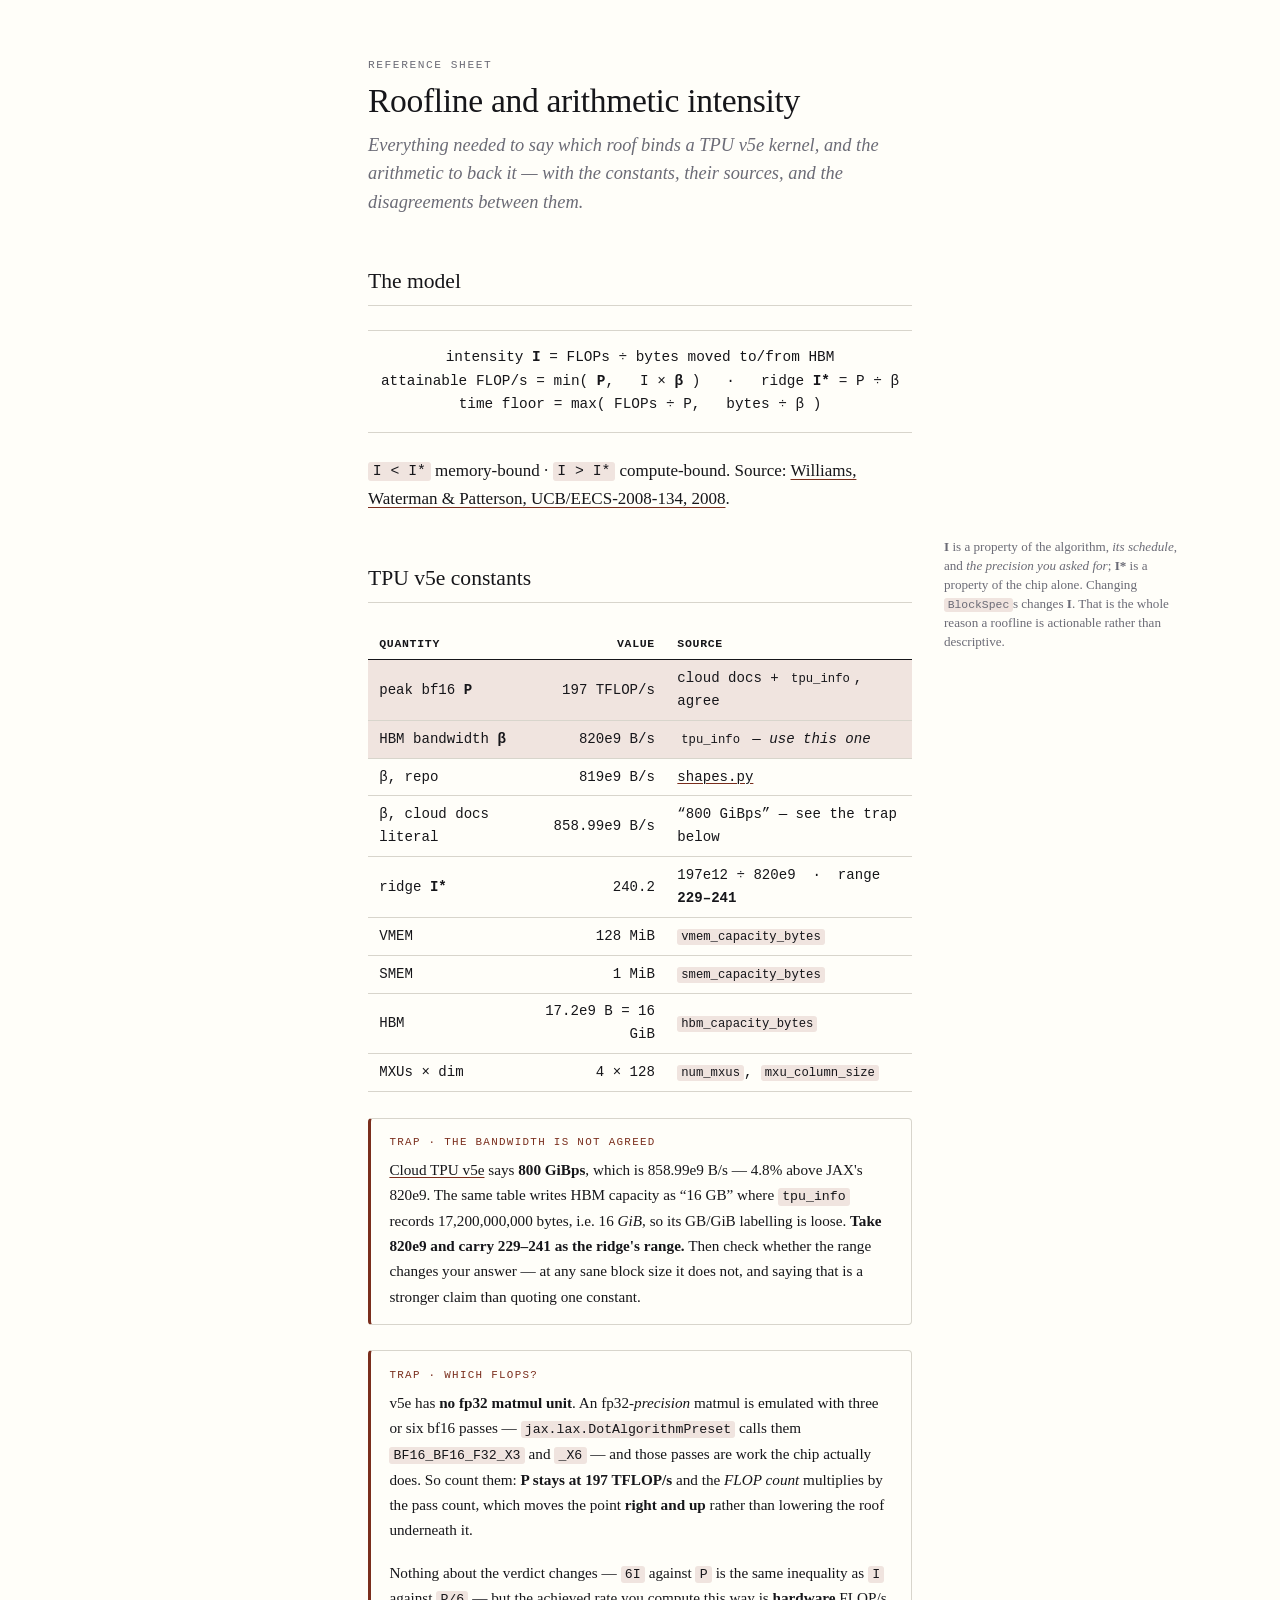
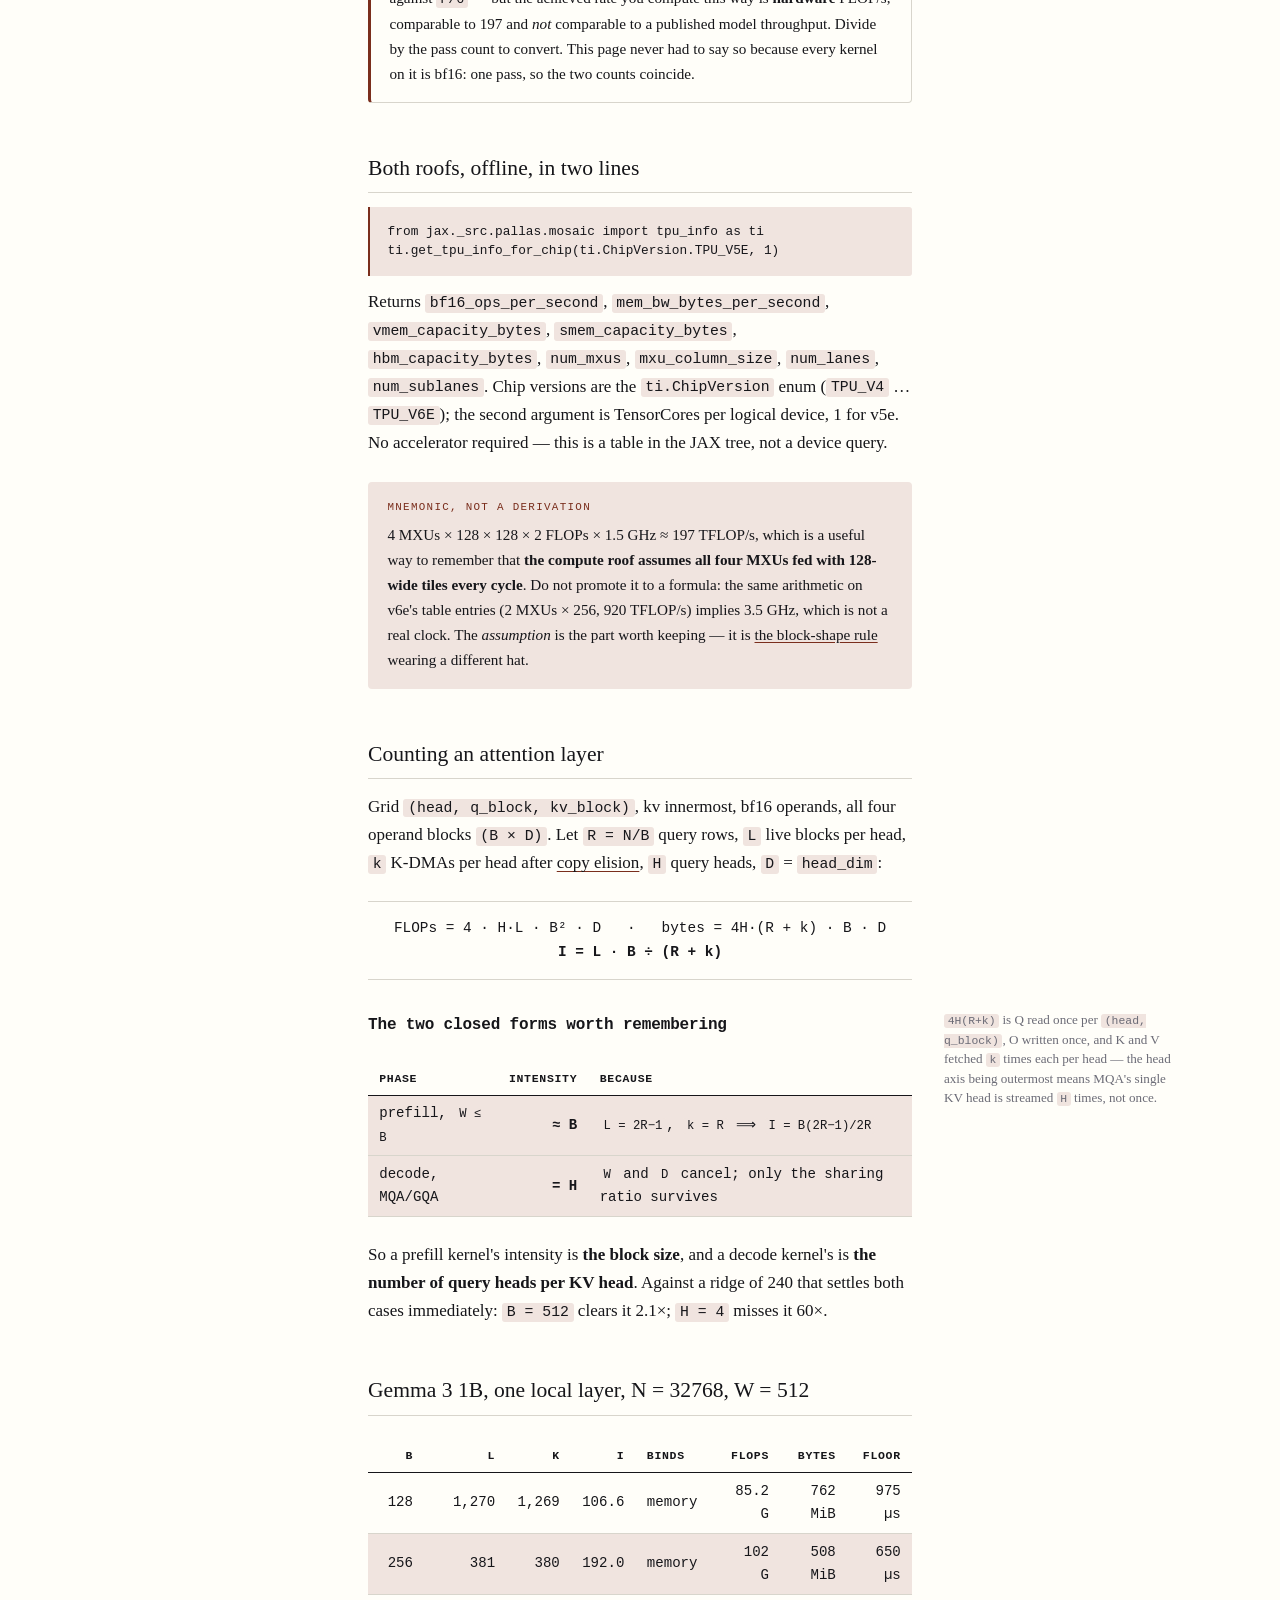
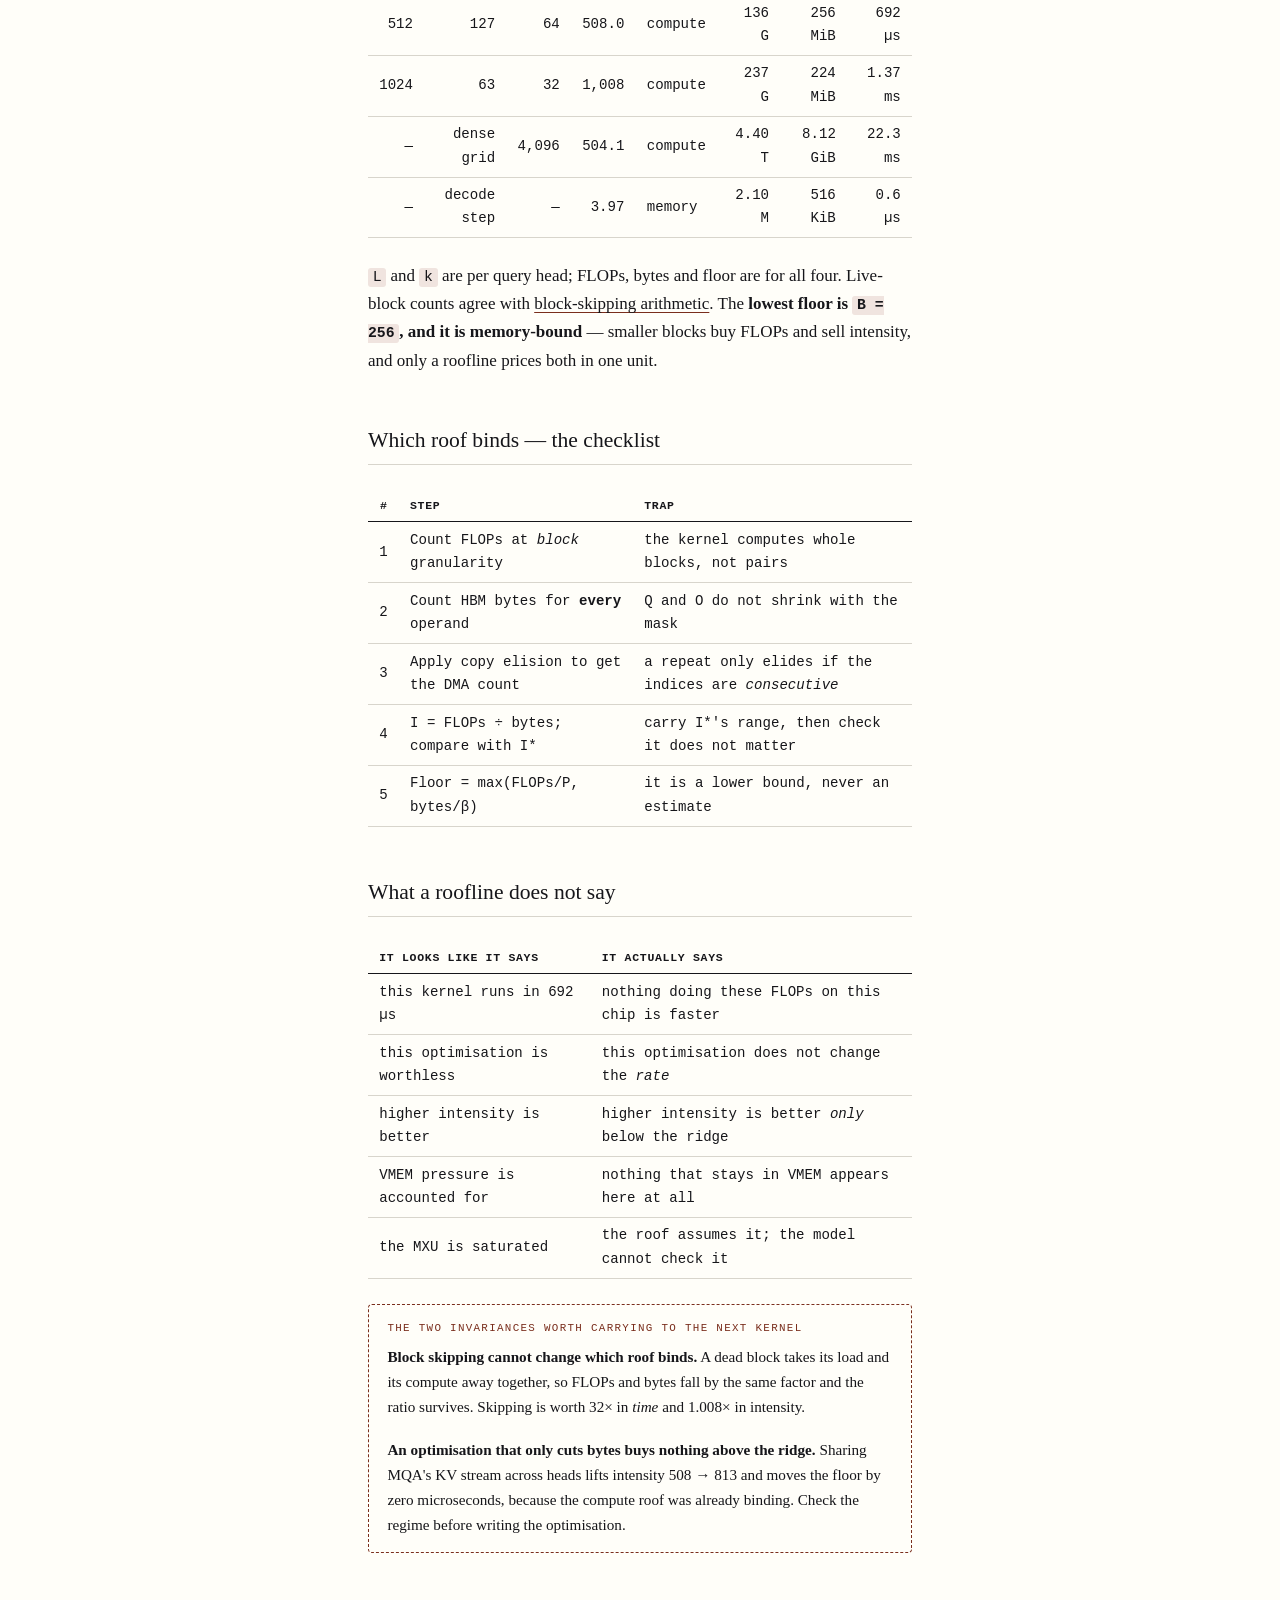
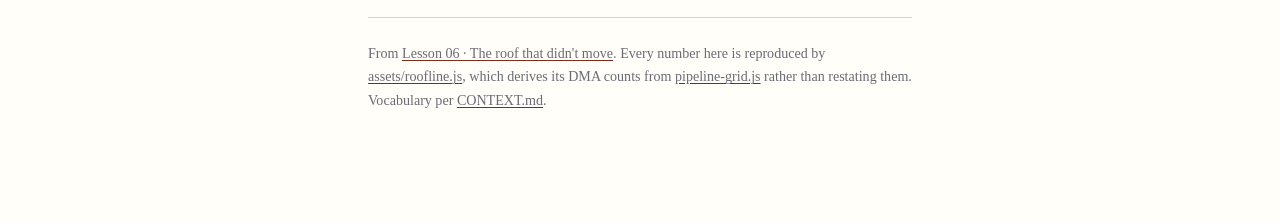
<file: reference/roofline-and-arithmetic-intensity.html>
<!doctype html>
<html lang="en">
<head>
<meta charset="utf-8">
<meta name="viewport" content="width=device-width, initial-scale=1">
<title>Reference · Roofline and arithmetic intensity</title>
<link rel="stylesheet" href="../assets/lesson.css">
</head>
<body>

<article class="lesson">

  <p class="eyebrow">Reference sheet</p>
  <h1>Roofline and arithmetic intensity</h1>
  <p class="standfirst">
    Everything needed to say which roof binds a TPU v5e kernel, and the arithmetic to back it —
    with the constants, their sources, and the disagreements between them.
  </p>

  <h2>The model</h2>

  <div class="eq">
    intensity <b>I</b> = FLOPs ÷ bytes moved to/from HBM<br>
    attainable FLOP/s = min( <b>P</b>, &nbsp; I × <b>β</b> ) &nbsp;&nbsp;·&nbsp;&nbsp;
    ridge <b>I*</b> = P ÷ β<br>
    time floor = max( FLOPs ÷ P, &nbsp; bytes ÷ β )
  </div>

  <p>
    <code>I &lt; I*</code> memory-bound · <code>I &gt; I*</code> compute-bound. Source:
    <a href="https://www2.eecs.berkeley.edu/Pubs/TechRpts/2008/EECS-2008-134.html">Williams,
    Waterman &amp; Patterson, UCB/EECS-2008-134, 2008</a>.
  </p>

  <p class="sidenote">
    <b>I</b> is a property of the algorithm, <i>its schedule</i>, and <i>the precision you asked
    for</i>; <b>I*</b> is a property of the chip alone. Changing <code>BlockSpec</code>s changes
    <b>I</b>. That is the whole reason a roofline is actionable rather than descriptive.
  </p>

  <h2>TPU v5e constants</h2>

  <table>
    <thead><tr><th>Quantity</th><th class="num">Value</th><th>Source</th></tr></thead>
    <tbody>
      <tr class="highlight"><td>peak bf16 <b>P</b></td><td class="num">197 TFLOP/s</td><td>cloud docs + <code>tpu_info</code>, agree</td></tr>
      <tr class="highlight"><td>HBM bandwidth <b>β</b></td><td class="num">820e9 B/s</td><td><code>tpu_info</code> — <i>use this one</i></td></tr>
      <tr><td>β, repo</td><td class="num">819e9 B/s</td><td><a href="https://github.com/denis-mil/gemma3-tpu-pallas/blob/main/src/gemma3_pallas/shapes.py">shapes.py</a></td></tr>
      <tr><td>β, cloud docs literal</td><td class="num">858.99e9 B/s</td><td>&ldquo;800 GiBps&rdquo; — see the trap below</td></tr>
      <tr><td>ridge <b>I*</b></td><td class="num">240.2</td><td>197e12 ÷ 820e9 &nbsp;·&nbsp; range <b>229–241</b></td></tr>
      <tr><td>VMEM</td><td class="num">128 MiB</td><td><code>vmem_capacity_bytes</code></td></tr>
      <tr><td>SMEM</td><td class="num">1 MiB</td><td><code>smem_capacity_bytes</code></td></tr>
      <tr><td>HBM</td><td class="num">17.2e9 B = 16 GiB</td><td><code>hbm_capacity_bytes</code></td></tr>
      <tr><td>MXUs × dim</td><td class="num">4 × 128</td><td><code>num_mxus</code>, <code>mxu_column_size</code></td></tr>
    </tbody>
  </table>

  <div class="warn">
    <span class="note-label">Trap · the bandwidth is not agreed</span>
    <p><a href="https://docs.cloud.google.com/tpu/docs/v5e">Cloud TPU v5e</a> says
    <b>800 GiBps</b>, which is 858.99e9 B/s — 4.8% above JAX's 820e9. The same table writes HBM
    capacity as &ldquo;16 GB&rdquo; where <code>tpu_info</code> records 17,200,000,000 bytes,
    i.e. 16 <i>GiB</i>, so its GB/GiB labelling is loose. <b>Take 820e9 and carry 229–241 as the
    ridge's range.</b> Then check whether the range changes your answer — at any sane block size
    it does not, and saying that is a stronger claim than quoting one constant.</p>
  </div>

  <div class="warn">
    <span class="note-label">Trap · which FLOPs?</span>
    <p>v5e has <b>no fp32 matmul unit</b>. An fp32-<i>precision</i> matmul is emulated with three
    or six bf16 passes — <code>jax.lax.DotAlgorithmPreset</code> calls them
    <code>BF16_BF16_F32_X3</code> and <code>_X6</code> — and those passes are work the chip
    actually does. So count them: <b>P stays at 197 TFLOP/s</b> and the <i>FLOP count</i>
    multiplies by the pass count, which moves the point <b>right and up</b> rather than lowering
    the roof underneath it.</p>
    <p>Nothing about the verdict changes — <code>6I</code> against <code>P</code> is the same
    inequality as <code>I</code> against <code>P/6</code> — but the achieved rate you compute this
    way is <b>hardware</b> FLOP/s, comparable to 197 and <i>not</i> comparable to a published
    model throughput. Divide by the pass count to convert. This page never had to say so because
    every kernel on it is bf16: one pass, so the two counts coincide.</p>
  </div>

  <h2>Both roofs, offline, in two lines</h2>

  <pre><code>from jax._src.pallas.mosaic import tpu_info as ti
ti.get_tpu_info_for_chip(ti.ChipVersion.TPU_V5E, 1)</code></pre>

  <p>
    Returns <code>bf16_ops_per_second</code>, <code>mem_bw_bytes_per_second</code>,
    <code>vmem_capacity_bytes</code>, <code>smem_capacity_bytes</code>,
    <code>hbm_capacity_bytes</code>, <code>num_mxus</code>, <code>mxu_column_size</code>,
    <code>num_lanes</code>, <code>num_sublanes</code>. Chip versions are the
    <code>ti.ChipVersion</code> enum (<code>TPU_V4</code> … <code>TPU_V6E</code>); the second
    argument is TensorCores per logical device, 1 for v5e. No accelerator required — this is a
    table in the JAX tree, not a device query.
  </p>

  <div class="note">
    <span class="note-label">Mnemonic, not a derivation</span>
    <p>4 MXUs × 128 × 128 × 2 FLOPs × 1.5 GHz ≈ 197 TFLOP/s, which is a useful way to remember
    that <b>the compute roof assumes all four MXUs fed with 128-wide tiles every cycle</b>. Do
    not promote it to a formula: the same arithmetic on v6e's table entries (2 MXUs × 256, 920
    TFLOP/s) implies 3.5 GHz, which is not a real clock. The <i>assumption</i> is the part worth
    keeping — it is <a href="block-shapes-and-vmem.html">the block-shape rule</a> wearing a
    different hat.</p>
  </div>

  <h2>Counting an attention layer</h2>

  <p>
    Grid <code>(head, q_block, kv_block)</code>, kv innermost, bf16 operands, all four operand
    blocks <code>(B × D)</code>. Let <code>R = N/B</code> query rows, <code>L</code> live blocks
    per head, <code>k</code> K-DMAs per head after <a href="../lessons/0003-which-axis-goes-last.html">copy
    elision</a>, <code>H</code> query heads, <code>D</code> = <code>head_dim</code>:
  </p>

  <div class="eq">
    FLOPs = 4 · H·L · B² · D &nbsp;&nbsp;·&nbsp;&nbsp; bytes = 4H·(R + k) · B · D<br>
    <b>I = L · B ÷ (R + k)</b>
  </div>

  <p class="sidenote">
    <code>4H(R+k)</code> is Q read once per <code>(head, q_block)</code>, O written once, and
    K and V fetched <code>k</code> times each per head — the head axis being outermost means
    MQA's single KV head is streamed <code>H</code> times, not once.
  </p>

  <h3>The two closed forms worth remembering</h3>

  <table>
    <thead><tr><th>Phase</th><th class="num">intensity</th><th>because</th></tr></thead>
    <tbody>
      <tr class="highlight"><td>prefill, <code>W ≤ B</code></td><td class="num"><b>≈ B</b></td><td><code>L = 2R−1</code>, <code>k = R</code> ⟹ <code>I = B(2R−1)/2R</code></td></tr>
      <tr class="highlight"><td>decode, MQA/GQA</td><td class="num"><b>= H</b></td><td><code>W</code> and <code>D</code> cancel; only the sharing ratio survives</td></tr>
    </tbody>
  </table>

  <p>
    So a prefill kernel's intensity is <b>the block size</b>, and a decode kernel's is <b>the
    number of query heads per KV head</b>. Against a ridge of 240 that settles both cases
    immediately: <code>B = 512</code> clears it 2.1×; <code>H = 4</code> misses it 60×.
  </p>

  <h2>Gemma 3 1B, one local layer, N = 32768, W = 512</h2>

  <table>
    <thead><tr><th class="num">B</th><th class="num">L</th><th class="num">k</th><th class="num">I</th><th>binds</th><th class="num">FLOPs</th><th class="num">bytes</th><th class="num">floor</th></tr></thead>
    <tbody>
      <tr><td class="num">128</td><td class="num">1,270</td><td class="num">1,269</td><td class="num">106.6</td><td>memory</td><td class="num">85.2 G</td><td class="num">762 MiB</td><td class="num">975 µs</td></tr>
      <tr class="highlight"><td class="num">256</td><td class="num">381</td><td class="num">380</td><td class="num">192.0</td><td>memory</td><td class="num">102 G</td><td class="num">508 MiB</td><td class="num">650 µs</td></tr>
      <tr><td class="num">512</td><td class="num">127</td><td class="num">64</td><td class="num">508.0</td><td>compute</td><td class="num">136 G</td><td class="num">256 MiB</td><td class="num">692 µs</td></tr>
      <tr><td class="num">1024</td><td class="num">63</td><td class="num">32</td><td class="num">1,008</td><td>compute</td><td class="num">237 G</td><td class="num">224 MiB</td><td class="num">1.37 ms</td></tr>
      <tr><td class="num">—</td><td class="num">dense grid</td><td class="num">4,096</td><td class="num">504.1</td><td>compute</td><td class="num">4.40 T</td><td class="num">8.12 GiB</td><td class="num">22.3 ms</td></tr>
      <tr><td class="num">—</td><td class="num">decode step</td><td class="num">—</td><td class="num">3.97</td><td>memory</td><td class="num">2.10 M</td><td class="num">516 KiB</td><td class="num">0.6 µs</td></tr>
    </tbody>
  </table>

  <p>
    <code>L</code> and <code>k</code> are per query head; FLOPs, bytes and floor are for all four.
    Live-block counts agree with
    <a href="block-skipping-arithmetic.html">block-skipping arithmetic</a>. The
    <b>lowest floor is <code>B = 256</code>, and it is memory-bound</b> — smaller blocks buy
    FLOPs and sell intensity, and only a roofline prices both in one unit.
  </p>

  <h2>Which roof binds — the checklist</h2>

  <table>
    <thead><tr><th class="num">#</th><th>Step</th><th>Trap</th></tr></thead>
    <tbody>
      <tr><td class="num">1</td><td>Count FLOPs at <i>block</i> granularity</td><td>the kernel computes whole blocks, not pairs</td></tr>
      <tr><td class="num">2</td><td>Count HBM bytes for <b>every</b> operand</td><td>Q and O do not shrink with the mask</td></tr>
      <tr><td class="num">3</td><td>Apply copy elision to get the DMA count</td><td>a repeat only elides if the indices are <i>consecutive</i></td></tr>
      <tr><td class="num">4</td><td>I = FLOPs ÷ bytes; compare with I*</td><td>carry I*'s range, then check it does not matter</td></tr>
      <tr><td class="num">5</td><td>Floor = max(FLOPs/P, bytes/β)</td><td>it is a lower bound, never an estimate</td></tr>
    </tbody>
  </table>

  <h2>What a roofline does not say</h2>

  <table>
    <thead><tr><th>It looks like it says</th><th>It actually says</th></tr></thead>
    <tbody>
      <tr><td>this kernel runs in 692 µs</td><td>nothing doing these FLOPs on this chip is faster</td></tr>
      <tr><td>this optimisation is worthless</td><td>this optimisation does not change the <i>rate</i></td></tr>
      <tr><td>higher intensity is better</td><td>higher intensity is better <i>only</i> below the ridge</td></tr>
      <tr><td>VMEM pressure is accounted for</td><td>nothing that stays in VMEM appears here at all</td></tr>
      <tr><td>the MXU is saturated</td><td>the roof assumes it; the model cannot check it</td></tr>
    </tbody>
  </table>

  <div class="win">
    <span class="note-label">The two invariances worth carrying to the next kernel</span>
    <p><b>Block skipping cannot change which roof binds.</b> A dead block takes its load and its
    compute away together, so FLOPs and bytes fall by the same factor and the ratio survives.
    Skipping is worth 32× in <i>time</i> and 1.008× in intensity.</p>
    <p><b>An optimisation that only cuts bytes buys nothing above the ridge.</b> Sharing MQA's KV
    stream across heads lifts intensity 508 → 813 and moves the floor by zero microseconds,
    because the compute roof was already binding. Check the regime before writing the
    optimisation.</p>
  </div>

</article>

<footer class="footer">
  <p>
    From <a href="../lessons/0006-the-roof-that-didnt-move.html">Lesson 06 · The roof that didn't
    move</a>. Every number here is reproduced by
    <a href="../assets/roofline.js">assets/roofline.js</a>, which derives its DMA counts from
    <a href="../assets/pipeline-grid.js">pipeline-grid.js</a> rather than restating them.
    Vocabulary per <a href="https://github.com/denis-mil/gemma3-tpu-pallas/blob/main/CONTEXT.md">CONTEXT.md</a>.
  </p>
</footer>

</body>
</html>
</file>
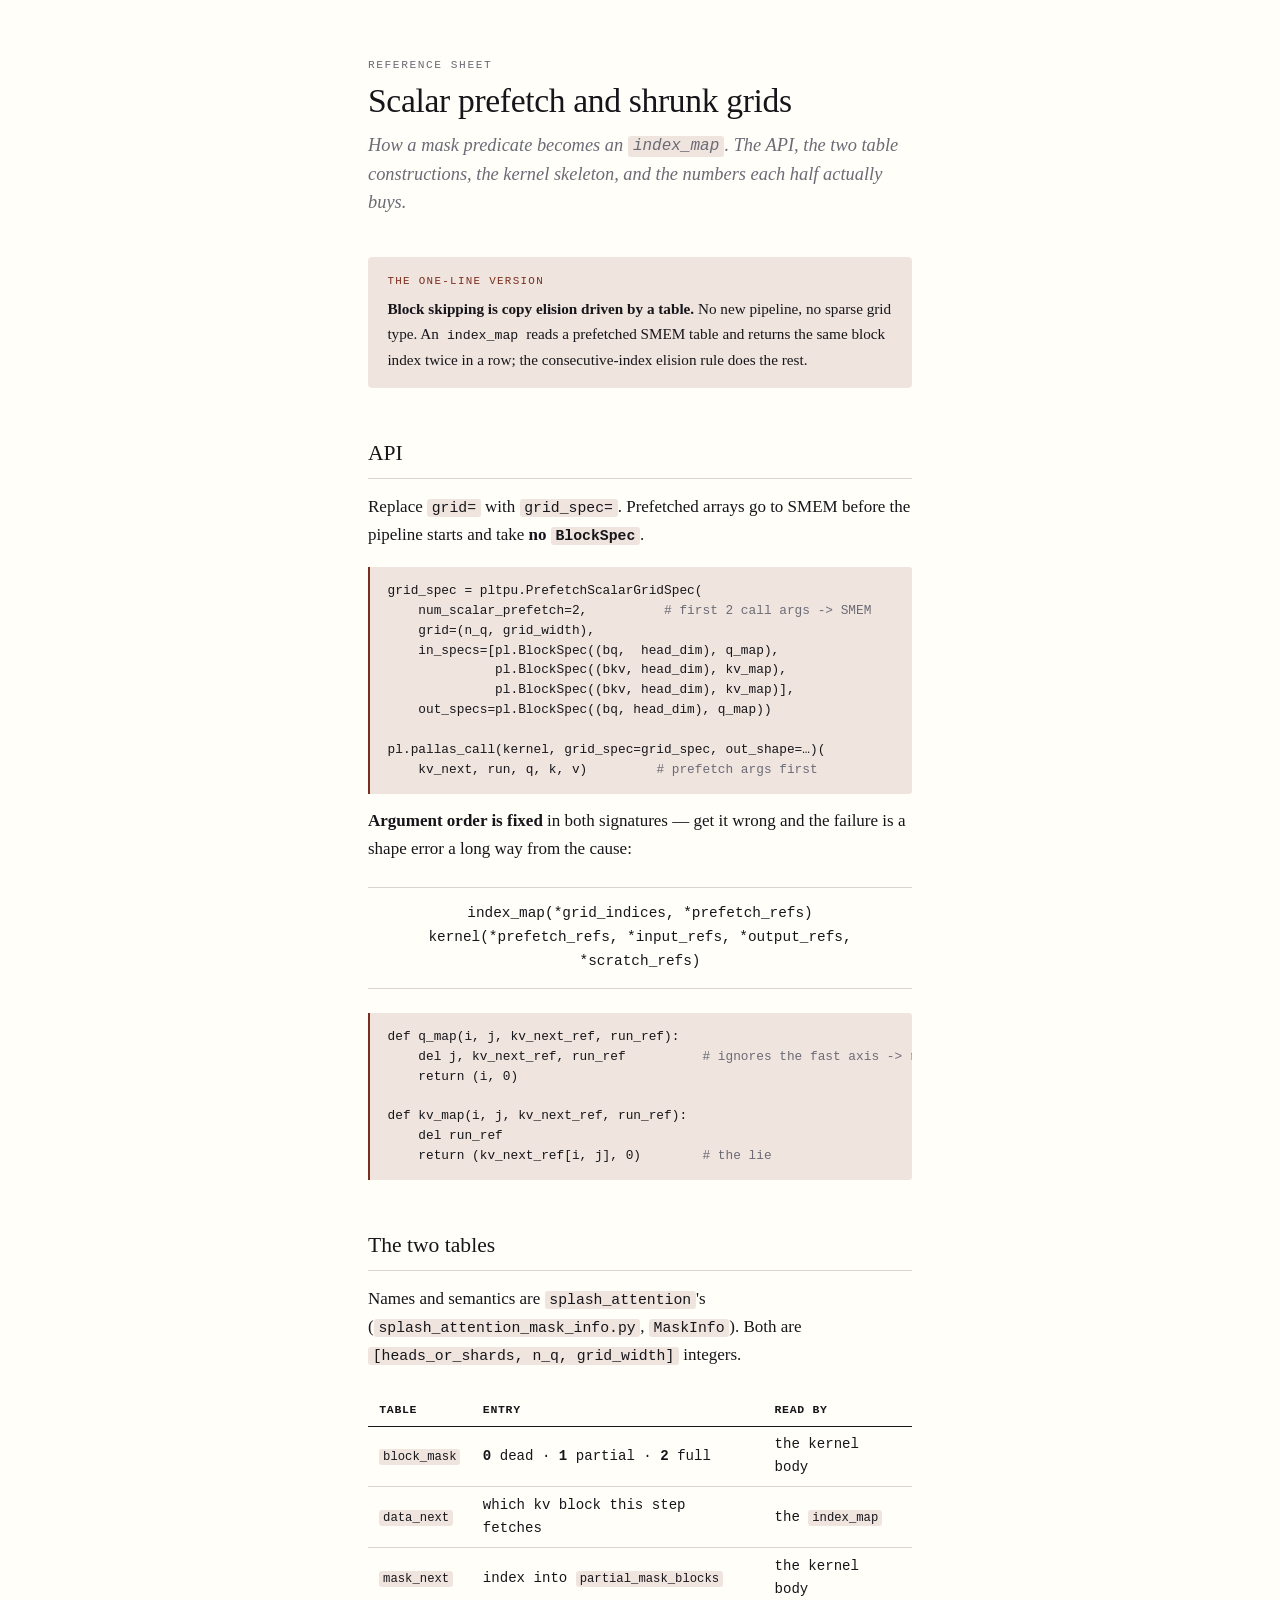
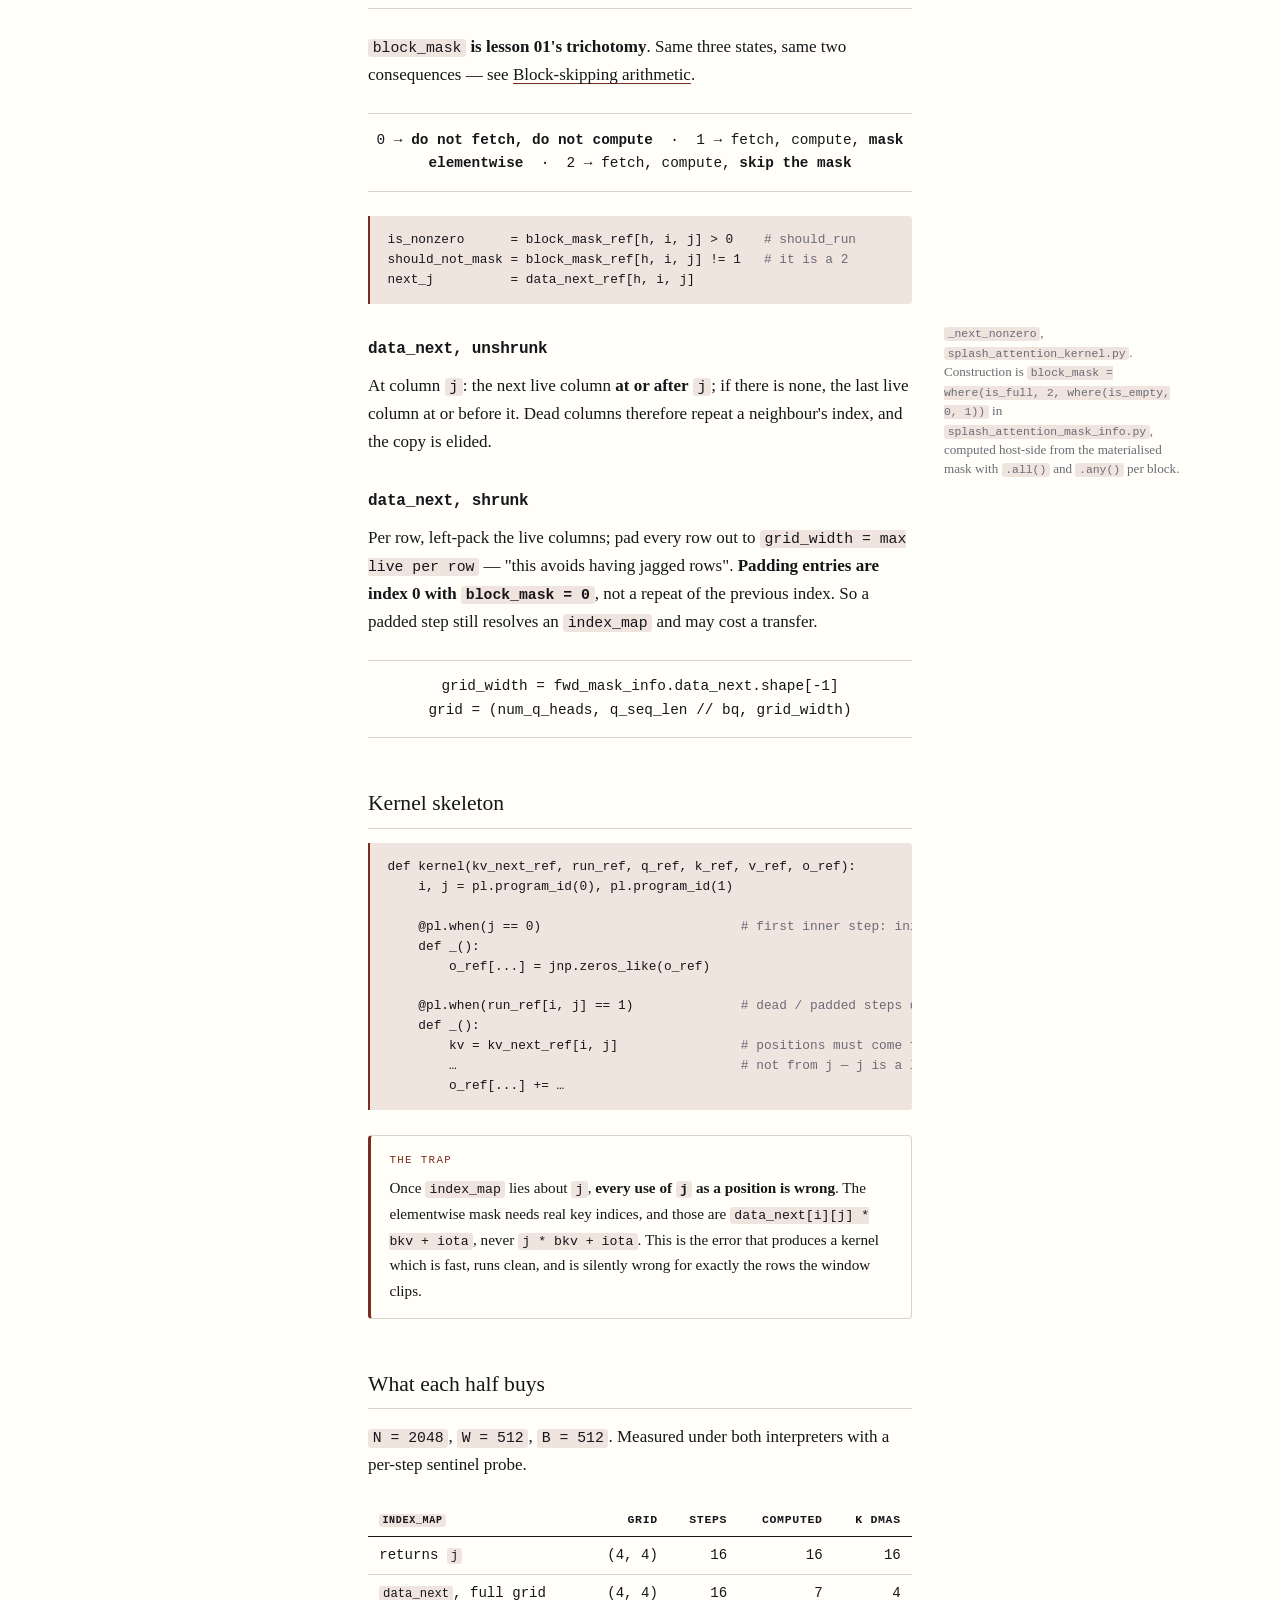
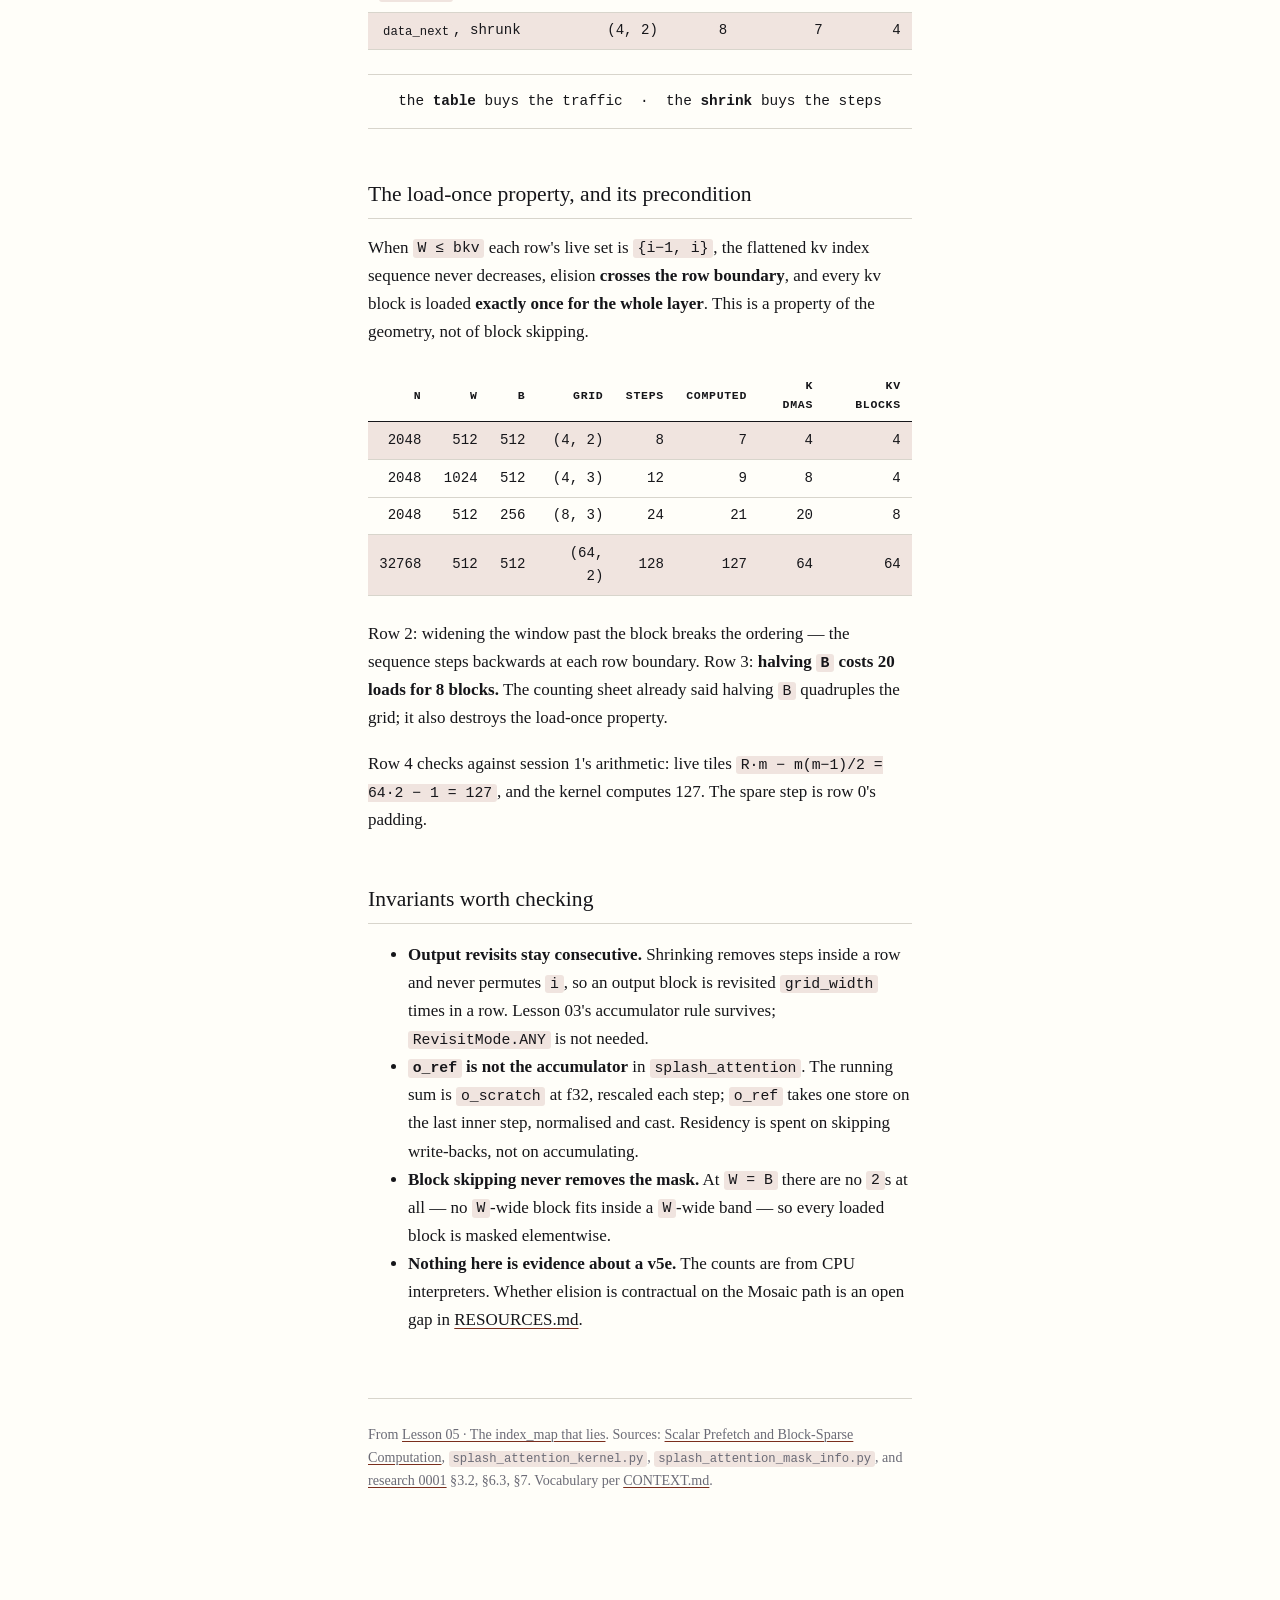
<file: reference/scalar-prefetch-and-shrunk-grids.html>
<!doctype html>
<html lang="en">
<head>
<meta charset="utf-8">
<meta name="viewport" content="width=device-width, initial-scale=1">
<title>Reference · Scalar prefetch and shrunk grids</title>
<link rel="stylesheet" href="../assets/lesson.css">
</head>
<body>

<article class="lesson">

  <p class="eyebrow">Reference sheet</p>
  <h1>Scalar prefetch and shrunk grids</h1>
  <p class="standfirst">
    How a mask predicate becomes an <code>index_map</code>. The API, the two table
    constructions, the kernel skeleton, and the numbers each half actually buys.
  </p>

  <div class="note">
    <span class="note-label">The one-line version</span>
    <p><b>Block skipping is copy elision driven by a table.</b> No new pipeline, no sparse grid
    type. An <code>index_map</code> reads a prefetched SMEM table and returns the same block
    index twice in a row; the consecutive-index elision rule does the rest.</p>
  </div>

  <h2>API</h2>

  <p>Replace <code>grid=</code> with <code>grid_spec=</code>. Prefetched arrays go to SMEM
  before the pipeline starts and take <b>no <code>BlockSpec</code></b>.</p>

  <pre><code>grid_spec = pltpu.PrefetchScalarGridSpec(
    num_scalar_prefetch=2,          <span class="dim"># first 2 call args -&gt; SMEM</span>
    grid=(n_q, grid_width),
    in_specs=[pl.BlockSpec((bq,  head_dim), q_map),
              pl.BlockSpec((bkv, head_dim), kv_map),
              pl.BlockSpec((bkv, head_dim), kv_map)],
    out_specs=pl.BlockSpec((bq, head_dim), q_map))

pl.pallas_call(kernel, grid_spec=grid_spec, out_shape=…)(
    kv_next, run, q, k, v)         <span class="dim"># prefetch args first</span></code></pre>

  <p><b>Argument order is fixed</b> in both signatures — get it wrong and the failure is a
  shape error a long way from the cause:</p>

  <div class="eq">
    index_map(*grid_indices, *prefetch_refs)<br>
    kernel(*prefetch_refs, *input_refs, *output_refs, *scratch_refs)
  </div>

  <pre><code>def q_map(i, j, kv_next_ref, run_ref):
    del j, kv_next_ref, run_ref          <span class="dim"># ignores the fast axis -&gt; resident</span>
    return (i, 0)

def kv_map(i, j, kv_next_ref, run_ref):
    del run_ref
    return (kv_next_ref[i, j], 0)        <span class="dim"># the lie</span></code></pre>

  <h2>The two tables</h2>

  <p>
    Names and semantics are <code>splash_attention</code>'s
    (<code>splash_attention_mask_info.py</code>, <code>MaskInfo</code>). Both are
    <code>[heads_or_shards, n_q, grid_width]</code> integers.
  </p>

  <table>
    <thead><tr><th>Table</th><th>Entry</th><th>Read by</th></tr></thead>
    <tbody>
      <tr><td><code>block_mask</code></td><td><b>0</b> dead · <b>1</b> partial · <b>2</b> full</td><td>the kernel body</td></tr>
      <tr><td><code>data_next</code></td><td>which kv block this step fetches</td><td>the <code>index_map</code></td></tr>
      <tr><td><code>mask_next</code></td><td>index into <code>partial_mask_blocks</code></td><td>the kernel body</td></tr>
    </tbody>
  </table>

  <p>
    <code>block_mask</code> <b>is lesson 01's trichotomy</b>. Same three states, same two
    consequences — see
    <a href="block-skipping-arithmetic.html">Block-skipping arithmetic</a>.
  </p>

  <div class="eq">
    0 &rarr; <b>do not fetch, do not compute</b> &nbsp;·&nbsp;
    1 &rarr; fetch, compute, <b>mask elementwise</b> &nbsp;·&nbsp;
    2 &rarr; fetch, compute, <b>skip the mask</b>
  </div>

  <pre><code>is_nonzero      = block_mask_ref[h, i, j] &gt; 0    <span class="dim"># should_run</span>
should_not_mask = block_mask_ref[h, i, j] != 1   <span class="dim"># it is a 2</span>
next_j          = data_next_ref[h, i, j]</code></pre>

  <p class="sidenote">
    <code>_next_nonzero</code>, <code>splash_attention_kernel.py</code>. Construction is
    <code>block_mask = where(is_full, 2, where(is_empty, 0, 1))</code> in
    <code>splash_attention_mask_info.py</code>, computed host-side from the materialised mask
    with <code>.all()</code> and <code>.any()</code> per block.
  </p>

  <h3>data_next, unshrunk</h3>
  <p>At column <code>j</code>: the next live column <b>at or after</b> <code>j</code>; if there
  is none, the last live column at or before it. Dead columns therefore repeat a neighbour's
  index, and the copy is elided.</p>

  <h3>data_next, shrunk</h3>
  <p>Per row, left-pack the live columns; pad every row out to
  <code>grid_width = max live per row</code> — "this avoids having jagged rows". <b>Padding
  entries are index 0 with <code>block_mask = 0</code></b>, not a repeat of the previous index.
  So a padded step still resolves an <code>index_map</code> and may cost a transfer.</p>

  <div class="eq">
    grid_width = fwd_mask_info.data_next.shape[-1]<br>
    grid = (num_q_heads, q_seq_len // bq, grid_width)
  </div>

  <h2>Kernel skeleton</h2>

  <pre><code>def kernel(kv_next_ref, run_ref, q_ref, k_ref, v_ref, o_ref):
    i, j = pl.program_id(0), pl.program_id(1)

    @pl.when(j == 0)                          <span class="dim"># first inner step: initialise</span>
    def _():
        o_ref[...] = jnp.zeros_like(o_ref)

    @pl.when(run_ref[i, j] == 1)              <span class="dim"># dead / padded steps do nothing</span>
    def _():
        kv = kv_next_ref[i, j]                <span class="dim"># positions must come from the TABLE,</span>
        …                                     <span class="dim"># not from j — j is a lie now</span>
        o_ref[...] += …</code></pre>

  <div class="warn">
    <span class="note-label">The trap</span>
    <p>Once <code>index_map</code> lies about <code>j</code>, <b>every use of <code>j</code> as
    a position is wrong</b>. The elementwise mask needs real key indices, and those are
    <code>data_next[i][j] * bkv + iota</code>, never <code>j * bkv + iota</code>. This is the
    error that produces a kernel which is fast, runs clean, and is silently wrong for exactly
    the rows the window clips.</p>
  </div>

  <h2>What each half buys</h2>

  <p><code>N = 2048</code>, <code>W = 512</code>, <code>B = 512</code>. Measured under both
  interpreters with a per-step sentinel probe.</p>

  <table>
    <thead><tr><th><code>index_map</code></th><th class="num">grid</th><th class="num">steps</th><th class="num">computed</th><th class="num">K DMAs</th></tr></thead>
    <tbody>
      <tr><td>returns <code>j</code></td><td class="num">(4, 4)</td><td class="num">16</td><td class="num">16</td><td class="num">16</td></tr>
      <tr><td><code>data_next</code>, full grid</td><td class="num">(4, 4)</td><td class="num">16</td><td class="num">7</td><td class="num">4</td></tr>
      <tr class="highlight"><td><code>data_next</code>, shrunk</td><td class="num">(4, 2)</td><td class="num">8</td><td class="num">7</td><td class="num">4</td></tr>
    </tbody>
  </table>

  <div class="eq">
    the <b>table</b> buys the traffic &nbsp;·&nbsp; the <b>shrink</b> buys the steps
  </div>

  <h2>The load-once property, and its precondition</h2>

  <p>
    When <code>W ≤ bkv</code> each row's live set is <code>{i−1, i}</code>, the flattened kv
    index sequence never decreases, elision <b>crosses the row boundary</b>, and every kv block
    is loaded <b>exactly once for the whole layer</b>. This is a property of the geometry, not
    of block skipping.
  </p>

  <table>
    <thead><tr><th class="num">N</th><th class="num">W</th><th class="num">B</th><th class="num">grid</th><th class="num">steps</th><th class="num">computed</th><th class="num">K DMAs</th><th class="num">kv blocks</th></tr></thead>
    <tbody>
      <tr class="highlight"><td class="num">2048</td><td class="num">512</td><td class="num">512</td><td class="num">(4, 2)</td><td class="num">8</td><td class="num">7</td><td class="num">4</td><td class="num">4</td></tr>
      <tr><td class="num">2048</td><td class="num">1024</td><td class="num">512</td><td class="num">(4, 3)</td><td class="num">12</td><td class="num">9</td><td class="num">8</td><td class="num">4</td></tr>
      <tr><td class="num">2048</td><td class="num">512</td><td class="num">256</td><td class="num">(8, 3)</td><td class="num">24</td><td class="num">21</td><td class="num">20</td><td class="num">8</td></tr>
      <tr class="highlight"><td class="num">32768</td><td class="num">512</td><td class="num">512</td><td class="num">(64, 2)</td><td class="num">128</td><td class="num">127</td><td class="num">64</td><td class="num">64</td></tr>
    </tbody>
  </table>

  <p>
    Row 2: widening the window past the block breaks the ordering — the sequence steps
    backwards at each row boundary. Row 3: <b>halving <code>B</code> costs 20 loads for 8
    blocks.</b> The counting sheet already said halving <code>B</code> quadruples the grid; it
    also destroys the load-once property.
  </p>

  <p>
    Row 4 checks against session 1's arithmetic: live tiles
    <code>R·m − m(m−1)/2 = 64·2 − 1 = 127</code>, and the kernel computes 127. The spare step
    is row 0's padding.
  </p>

  <h2>Invariants worth checking</h2>

  <ul>
    <li><b>Output revisits stay consecutive.</b> Shrinking removes steps inside a row and never
      permutes <code>i</code>, so an output block is revisited <code>grid_width</code> times in
      a row. Lesson 03's accumulator rule survives; <code>RevisitMode.ANY</code> is not needed.</li>
    <li><b><code>o_ref</code> is not the accumulator</b> in <code>splash_attention</code>. The
      running sum is <code>o_scratch</code> at f32, rescaled each step; <code>o_ref</code> takes
      one store on the last inner step, normalised and cast. Residency is spent on skipping
      write-backs, not on accumulating.</li>
    <li><b>Block skipping never removes the mask.</b> At <code>W = B</code> there are no
      <code>2</code>s at all — no <code>W</code>-wide block fits inside a <code>W</code>-wide
      band — so every loaded block is masked elementwise.</li>
    <li><b>Nothing here is evidence about a v5e.</b> The counts are from CPU interpreters.
      Whether elision is contractual on the Mosaic path is an open gap in
      <a href="https://github.com/denis-mil/gemma3-tpu-pallas/blob/main/RESOURCES.md">RESOURCES.md</a>.</li>
  </ul>

</article>

<footer class="footer">
  <p>
    From <a href="../lessons/0005-the-index-map-that-lies.html">Lesson 05 · The index_map that
    lies</a>. Sources:
    <a href="https://docs.jax.dev/en/latest/pallas/tpu/sparse.html">Scalar Prefetch and
    Block-Sparse Computation</a>,
    <code>splash_attention_kernel.py</code>, <code>splash_attention_mask_info.py</code>, and
    <a href="https://github.com/denis-mil/gemma3-tpu-pallas/blob/main/docs/research/0001-pallas-grid-blockspec-index-map.md">research 0001</a> §3.2,
    §6.3, §7. Vocabulary per <a href="https://github.com/denis-mil/gemma3-tpu-pallas/blob/main/CONTEXT.md">CONTEXT.md</a>.
  </p>
</footer>

</body>
</html>
</file>
<file: assets/lesson.css>
/* lesson.css — shared stylesheet for every lesson and reference sheet
   in the gemma3-tpu-pallas teaching workspace.

   Tufte-ish: one measure of body text, generous margins, sidenotes rather
   than footnotes, restrained rules. Prints cleanly on A4/Letter. */

:root {
  --ink: #16161a;
  --ink-muted: #6b6b76;
  --paper: #fffef9;
  --rule: #d8d5cc;
  --accent: #7a2e1d;      /* live / load-bearing */
  --accent-soft: #f0e4df;
  --dead: #c9c6bd;        /* skipped work */
  --mono: ui-monospace, "SF Mono", "Cascadia Mono", Menlo, Consolas, monospace;
  --serif: "Iowan Old Style", "Palatino Linotype", Palatino, Georgia, serif;
  --measure: 34rem;
}

@media (prefers-color-scheme: dark) {
  :root {
    --ink: #e8e6e1;
    --ink-muted: #9a978e;
    --paper: #16161a;
    --rule: #35343c;
    --accent: #e08a6d;
    --accent-soft: #3a2620;
    --dead: #3d3c44;
  }
}

html { -webkit-text-size-adjust: 100%; }

body {
  background: var(--paper);
  color: var(--ink);
  font-family: var(--serif);
  font-size: 1.0625rem;
  line-height: 1.65;
  margin: 0;
  padding: 3.5rem 1.5rem 6rem;
}

.lesson {
  max-width: var(--measure);
  margin: 0 auto;
}

/* ---- masthead ---- */

.eyebrow {
  font-family: var(--mono);
  font-size: 0.7rem;
  letter-spacing: 0.14em;
  text-transform: uppercase;
  color: var(--ink-muted);
  margin: 0 0 0.5rem;
}

h1 {
  font-weight: 400;
  font-size: 2.1rem;
  line-height: 1.15;
  margin: 0 0 0.6rem;
  letter-spacing: -0.01em;
}

.standfirst {
  font-size: 1.15rem;
  line-height: 1.55;
  color: var(--ink-muted);
  font-style: italic;
  margin: 0 0 2.5rem;
}

h2 {
  font-weight: 400;
  font-size: 1.35rem;
  margin: 3rem 0 0.9rem;
  padding-bottom: 0.35rem;
  border-bottom: 1px solid var(--rule);
}

h3 {
  font-weight: 600;
  font-size: 1rem;
  font-family: var(--mono);
  letter-spacing: -0.01em;
  margin: 2rem 0 0.6rem;
}

p { margin: 0 0 1.1rem; }

a {
  color: inherit;
  text-decoration: underline;
  text-decoration-color: var(--accent);
  text-underline-offset: 0.15em;
  text-decoration-thickness: 1px;
}
a:hover { color: var(--accent); }

code {
  font-family: var(--mono);
  font-size: 0.87em;
  background: var(--accent-soft);
  padding: 0.08em 0.32em;
  border-radius: 3px;
}

pre {
  font-family: var(--mono);
  font-size: 0.8rem;
  line-height: 1.55;
  background: var(--accent-soft);
  border-left: 2px solid var(--accent);
  padding: 0.9rem 1.1rem;
  overflow-x: auto;
  border-radius: 0 3px 3px 0;
}
pre code { background: none; padding: 0; font-size: 1em; }

blockquote {
  margin: 1.5rem 0;
  padding-left: 1.1rem;
  border-left: 2px solid var(--rule);
  color: var(--ink-muted);
  font-style: italic;
}
blockquote code { font-style: normal; }
blockquote cite {
  display: block;
  margin-top: 0.45rem;
  font-family: var(--mono);
  font-size: 0.7rem;
  font-style: normal;
  letter-spacing: 0.02em;
}

pre .dim { color: var(--ink-muted); }

/* ---- Tufte-style sidenote; collapses inline on narrow screens ---- */

.sidenote {
  float: right;
  clear: right;
  width: 15rem;
  margin: 0.4rem -17rem 1rem 0;
  font-size: 0.82rem;
  line-height: 1.45;
  color: var(--ink-muted);
  font-style: normal;
}
@media (max-width: 1180px) {
  .sidenote {
    float: none;
    width: auto;
    margin: 1rem 0;
    padding-left: 0.9rem;
    border-left: 2px solid var(--rule);
  }
}

/* ---- callouts ---- */

.note, .warn, .win {
  margin: 1.6rem 0;
  padding: 0.95rem 1.15rem;
  border-radius: 4px;
  font-size: 0.95rem;
  border: 1px solid var(--rule);
}
.note { background: var(--accent-soft); border-color: transparent; }
.warn { border-left: 3px solid var(--accent); }
.win  { border: 1px dashed var(--accent); }
.note > :last-child, .warn > :last-child, .win > :last-child { margin-bottom: 0; }
.note-label {
  display: block;
  font-family: var(--mono);
  font-size: 0.68rem;
  letter-spacing: 0.12em;
  text-transform: uppercase;
  color: var(--accent);
  margin-bottom: 0.35rem;
}

/* ---- maths, set apart from prose ---- */

.eq {
  font-family: var(--mono);
  font-size: 0.9rem;
  text-align: center;
  margin: 1.5rem 0;
  padding: 0.9rem 0.5rem;
  border-top: 1px solid var(--rule);
  border-bottom: 1px solid var(--rule);
  overflow-x: auto;
}

/* ---- tables ---- */

table {
  border-collapse: collapse;
  width: 100%;
  font-size: 0.88rem;
  margin: 1.5rem 0;
  font-family: var(--mono);
}
th, td { text-align: left; padding: 0.42rem 0.7rem; }
th {
  border-bottom: 1.5px solid var(--ink);
  font-weight: 600;
  font-size: 0.72rem;
  letter-spacing: 0.06em;
  text-transform: uppercase;
}
td { border-bottom: 1px solid var(--rule); }
td.num, th.num { text-align: right; font-variant-numeric: tabular-nums; }
tr.highlight td { background: var(--accent-soft); }

.scroll-x { overflow-x: auto; margin: 1.5rem 0; }
.scroll-x > table { margin: 0; }

/* ---- interactive widget shell (shared by quiz.js, mask-grid.js) ---- */

.widget {
  margin: 2rem 0;
  padding: 1.2rem;
  border: 1px solid var(--rule);
  border-radius: 5px;
  background: color-mix(in srgb, var(--paper) 92%, var(--ink) 8%);
}
.widget-title {
  font-family: var(--mono);
  font-size: 0.7rem;
  letter-spacing: 0.12em;
  text-transform: uppercase;
  color: var(--ink-muted);
  margin: 0 0 0.9rem;
}

.controls {
  display: flex;
  flex-wrap: wrap;
  gap: 1rem 1.6rem;
  margin-bottom: 1.1rem;
  font-family: var(--mono);
  font-size: 0.78rem;
}
.control { display: flex; flex-direction: column; gap: 0.25rem; }
.control label { color: var(--ink-muted); letter-spacing: 0.04em; }
.control select, .control input {
  font-family: var(--mono);
  font-size: 0.82rem;
  padding: 0.25rem 0.4rem;
  background: var(--paper);
  color: var(--ink);
  border: 1px solid var(--rule);
  border-radius: 3px;
}

.readout {
  font-family: var(--mono);
  font-size: 0.82rem;
  line-height: 1.7;
  margin-top: 1rem;
  padding-top: 0.9rem;
  border-top: 1px solid var(--rule);
}
.readout b { color: var(--accent); font-weight: 600; }

.legend {
  display: flex;
  gap: 1.2rem;
  flex-wrap: wrap;
  font-family: var(--mono);
  font-size: 0.72rem;
  color: var(--ink-muted);
  margin-top: 0.8rem;
}
.swatch {
  display: inline-block;
  width: 0.72rem;
  height: 0.72rem;
  margin-right: 0.35rem;
  vertical-align: -0.08em;
  border: 1px solid var(--rule);
}

/* ---- pipeline grid (pipeline-grid.js) ---- */

table.pg {
  font-family: var(--mono);
  font-size: 0.72rem;
  border-collapse: collapse;
  margin: 0;
  width: auto;
}
table.pg th, table.pg td {
  padding: 0.16rem 0.3rem;
  border: none;
  text-align: center;
  line-height: 1.5;
}
table.pg th:first-child {
  text-align: right;
  padding-right: 0.7rem;
  color: var(--ink-muted);
  font-weight: 400;
  text-transform: none;
  letter-spacing: 0;
  white-space: nowrap;
}
table.pg td { min-width: 1.15rem; }

.pg-step th, .pg-step td { color: var(--ink-muted); font-size: 0.64rem; }
.pg-axis td { color: var(--ink-muted); }
.pg-axis.pg-fast th, .pg-axis.pg-fast td { color: var(--ink); font-weight: 600; }
.pg-axis:last-of-type td { padding-bottom: 0.4rem; }

.pg-op th:first-child { color: var(--ink); font-weight: 600; padding-top: 0.1rem; }
.pg-kind {
  color: var(--ink-muted);
  font-weight: 400;
  font-size: 0.62rem;
  letter-spacing: 0.06em;
}
.pg-copy {
  background: var(--accent);
  color: var(--paper);
  font-weight: 600;
  border-radius: 2px;
}
.pg-held { background: var(--dead); color: var(--ink-muted); border-radius: 2px; }

th.pg-count {
  text-align: left;
  padding-left: 0.8rem;
  color: var(--accent);
  font-weight: 600;
  white-space: nowrap;
}
.pg-step th.pg-count, .pg-axis th.pg-count {
  color: var(--ink-muted);
  font-weight: 400;
  font-size: 0.62rem;
}

/* ---- block-shape-check.js ---- */

.preset-row {
  display: flex;
  flex-wrap: wrap;
  gap: 0.4rem;
  margin-bottom: 1.1rem;
}
.btn {
  font-family: var(--mono);
  font-size: 0.74rem;
  padding: 0.3rem 0.65rem;
  background: var(--paper);
  color: var(--ink);
  border: 1px solid var(--rule);
  border-radius: 3px;
  cursor: pointer;
}
.btn:hover { border-color: var(--accent); color: var(--accent); }

.verdict {
  display: inline-block;
  font-family: var(--mono);
  font-size: 0.66rem;
  letter-spacing: 0.12em;
  padding: 0.12rem 0.45rem;
  border-radius: 2px;
  margin-right: 0.45rem;
  vertical-align: 0.08em;
}
.verdict-legal { background: var(--dead); color: var(--ink); }
.verdict-illegal { background: var(--accent); color: var(--paper); }
.verdict-ambiguous { background: transparent; color: var(--accent); border: 1px dashed var(--accent); }
.verdict-error { background: transparent; color: var(--ink-muted); }

/* ---- vmem-budget.js ---- */

table.budget { width: 100%; }
table.budget th:first-child { min-width: 5.5rem; }
table.budget td { text-align: left; min-width: 0; }
td.budget-bytes {
  text-align: right;
  font-variant-numeric: tabular-nums;
  white-space: nowrap;
  color: var(--ink);
}
td.budget-note { color: var(--ink-muted); font-size: 0.66rem; }
tr.budget-quad td, tr.budget-quad th { color: var(--ink-muted); }
tr.budget-total th, tr.budget-total td {
  border-top: 1px solid var(--rule);
  color: var(--accent);
  font-weight: 600;
  padding-top: 0.35rem;
}

.budget-bar {
  display: flex;
  height: 0.85rem;
  margin: 1.1rem 0 0.5rem;
  border: 1px solid var(--rule);
  border-radius: 2px;
  overflow: hidden;
  background: repeating-linear-gradient(
    45deg, transparent, transparent 4px,
    color-mix(in srgb, var(--rule) 45%, transparent) 4px,
    color-mix(in srgb, var(--rule) 45%, transparent) 8px);
}
.budget-fill-lin { background: var(--accent); }
.budget-fill-quad { background: var(--dead); }

/* ---- skip-table.js ---- */

.st-tables {
  display: flex;
  flex-wrap: wrap;
  gap: 1.6rem 2.4rem;
  margin-bottom: 1.2rem;
}
.st-cap {
  font-family: var(--mono);
  font-size: 0.66rem;
  letter-spacing: 0.08em;
  text-transform: uppercase;
  color: var(--ink-muted);
  margin: 0 0 0.4rem;
}
.st-tab table.pg td { min-width: 1.5rem; border-radius: 2px; }
.st-dead { background: var(--dead); color: var(--ink-muted); }
.st-partial { background: var(--accent-soft); color: var(--ink); }
.st-full { background: var(--accent); color: var(--paper); font-weight: 600; }

table.st-cmp { margin: 0; font-size: 0.78rem; }
table.st-cmp td:first-child { color: var(--ink); }
table.st-cmp th { font-size: 0.64rem; }

/* ---- roofline.js ---- */

.rf-chart {
  display: block;
  width: 100%;
  height: auto;
  margin: 0.2rem 0 0.5rem;
}
.rf-grid { stroke: var(--rule); stroke-width: 1; }
.rf-axis { stroke: var(--ink-muted); stroke-width: 1; }
.rf-band { fill: var(--accent-soft); }
.rf-roof-off { stroke: var(--dead); stroke-width: 1; fill: none; }
.rf-envelope { stroke: var(--accent); stroke-width: 2; fill: none; stroke-linejoin: round; }
.rf-drop { stroke: var(--rule); stroke-width: 1; }

.rf-mark { cursor: pointer; }
.rf-hit { fill: transparent; }
.rf-dot { fill: var(--accent); stroke: var(--paper); stroke-width: 2; }
.rf-mark:hover .rf-dot, .rf-mark:focus .rf-dot { fill: var(--ink); }
.rf-mark:focus { outline: none; }

.rf-tick, .rf-anno, .rf-label, .rf-axis-label {
  font-family: var(--mono);
  fill: var(--ink-muted);
}
.rf-tick { font-size: 10px; font-variant-numeric: tabular-nums; }
.rf-anno { font-size: 9.5px; }
.rf-axis-label { font-size: 10px; }
.rf-label { font-size: 10.5px; font-weight: 600; fill: var(--ink); }
.rf-mid { text-anchor: middle; }
.rf-end { text-anchor: end; }

table.rf-tab { margin: 0; font-size: 0.78rem; }
table.rf-tab th { font-size: 0.64rem; }
table.rf-tab td:first-child { color: var(--ink); }

/* ---- quiz ---- */

.q { margin-bottom: 1.7rem; }
.q:last-child { margin-bottom: 0; }
.q-stem { margin: 0 0 0.75rem; font-size: 0.98rem; }
.q-opts { display: flex; flex-direction: column; gap: 0.4rem; }
.q-opt {
  font-family: var(--mono);
  font-size: 0.84rem;
  text-align: left;
  padding: 0.5rem 0.75rem;
  background: var(--paper);
  color: var(--ink);
  border: 1px solid var(--rule);
  border-radius: 3px;
  cursor: pointer;
  transition: background 0.12s, border-color 0.12s;
}
.q-opt:hover:not(:disabled) { border-color: var(--accent); }
.q-opt:disabled { cursor: default; }
.q-opt.correct { border-color: var(--accent); background: var(--accent-soft); font-weight: 600; }
.q-opt.wrong { opacity: 0.45; text-decoration: line-through; }
.q-feedback {
  margin-top: 0.7rem;
  font-size: 0.88rem;
  line-height: 1.5;
  padding-left: 0.75rem;
  border-left: 2px solid var(--accent);
}
.q-feedback[hidden] { display: none; }
.q-score {
  font-family: var(--mono);
  font-size: 0.78rem;
  color: var(--ink-muted);
  margin-top: 1.2rem;
  padding-top: 0.8rem;
  border-top: 1px solid var(--rule);
}

/* ---- softmax-stream.js ---- */

.stream-strip {
  display: flex;
  flex-wrap: wrap;
  gap: 0.25rem;
  font-family: var(--mono);
  font-size: 0.8rem;
  margin-bottom: 1rem;
}
.stream-cell {
  min-width: 2.6rem;
  padding: 0.35rem 0.4rem;
  text-align: center;
  border: 1px solid var(--rule);
  border-radius: 3px;
  background: var(--paper);
  color: var(--ink-muted);
  font-variant-numeric: tabular-nums;
}
.stream-cell.tile-start { margin-left: 0.85rem; }
.stream-cell.done { color: var(--ink); background: var(--accent-soft); }
.stream-cell.current { border-color: var(--accent); font-weight: 600; }

.stream-buttons { display: flex; gap: 0.5rem; margin-bottom: 1.1rem; }
.stream-btn {
  font-family: var(--mono);
  font-size: 0.78rem;
  padding: 0.35rem 0.8rem;
  background: var(--paper);
  color: var(--ink);
  border: 1px solid var(--rule);
  border-radius: 3px;
  cursor: pointer;
}
.stream-btn:hover:not(:disabled) { border-color: var(--accent); }
.stream-btn:disabled { opacity: 0.4; cursor: default; }

.stream-empty {
  font-family: var(--mono);
  font-size: 0.8rem;
  color: var(--ink-muted);
  margin: 0.4rem 0 0;
}

/* ---- footer nav ---- */

.footer {
  max-width: var(--measure);
  margin: 4rem auto 0;
  padding-top: 1.5rem;
  border-top: 1px solid var(--rule);
  font-size: 0.88rem;
  color: var(--ink-muted);
}
.footer h3 { margin-top: 1.6rem; }
.footer ul { padding-left: 1.1rem; margin: 0.4rem 0 0; }
.footer li { margin-bottom: 0.35rem; }

.ask {
  margin-top: 2rem;
  padding: 0.95rem 1.15rem;
  border: 1px dashed var(--rule);
  border-radius: 4px;
  font-size: 0.9rem;
  font-style: italic;
}

/* ---- print ---- */

@media print {
  :root {
    --ink: #000; --paper: #fff; --ink-muted: #444;
    --rule: #bbb; --accent: #7a2e1d; --accent-soft: #f2ece9; --dead: #ddd;
  }
  body { padding: 0; font-size: 10.5pt; }
  .lesson, .footer { max-width: none; }
  .widget { break-inside: avoid; }
  .q-opt { border-color: #bbb; }
  .sidenote { float: none; width: auto; margin: 0.8rem 0; border-left: 2px solid #bbb; padding-left: 0.7rem; }
  h2 { break-after: avoid; }
  table, pre, .eq { break-inside: avoid; }
  a { text-decoration: none; }
  a[href^="http"]::after { content: " (" attr(href) ")"; font-size: 7.5pt; color: #666; word-break: break-all; }
}
</file>
